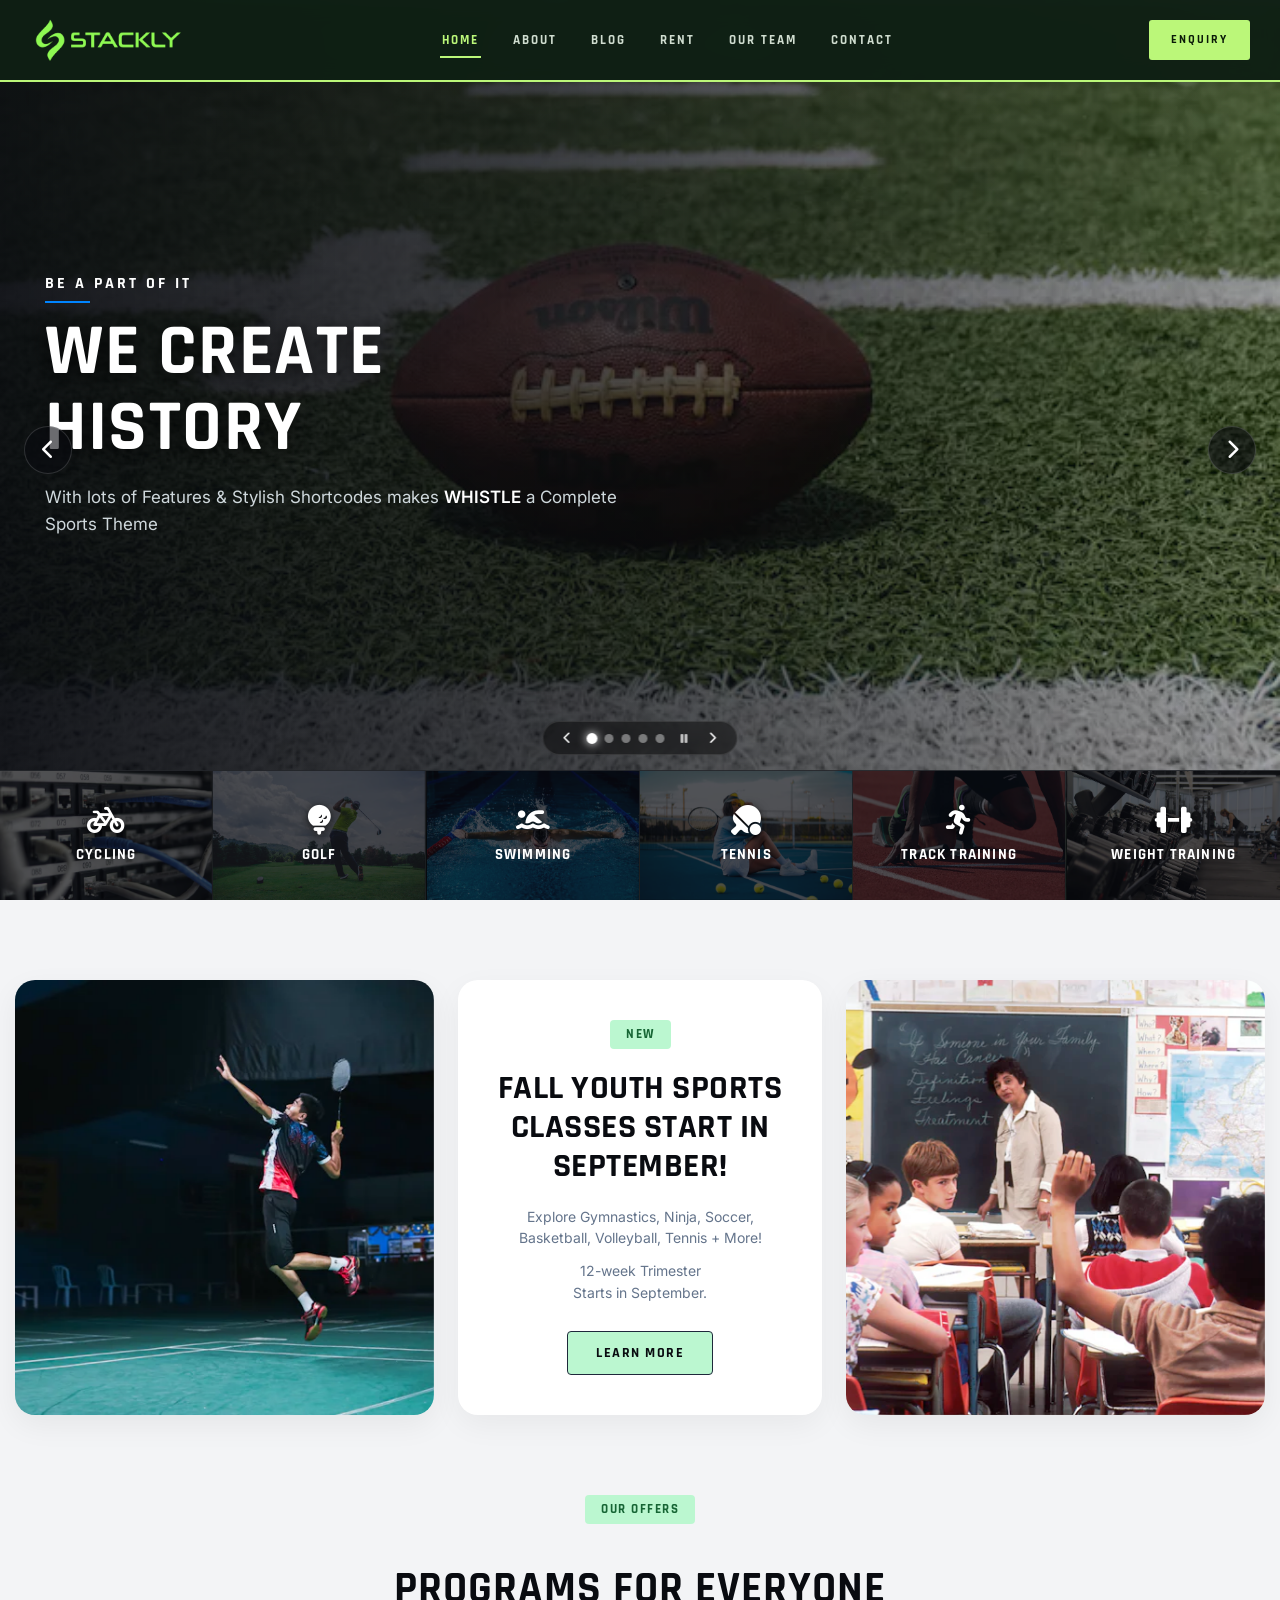
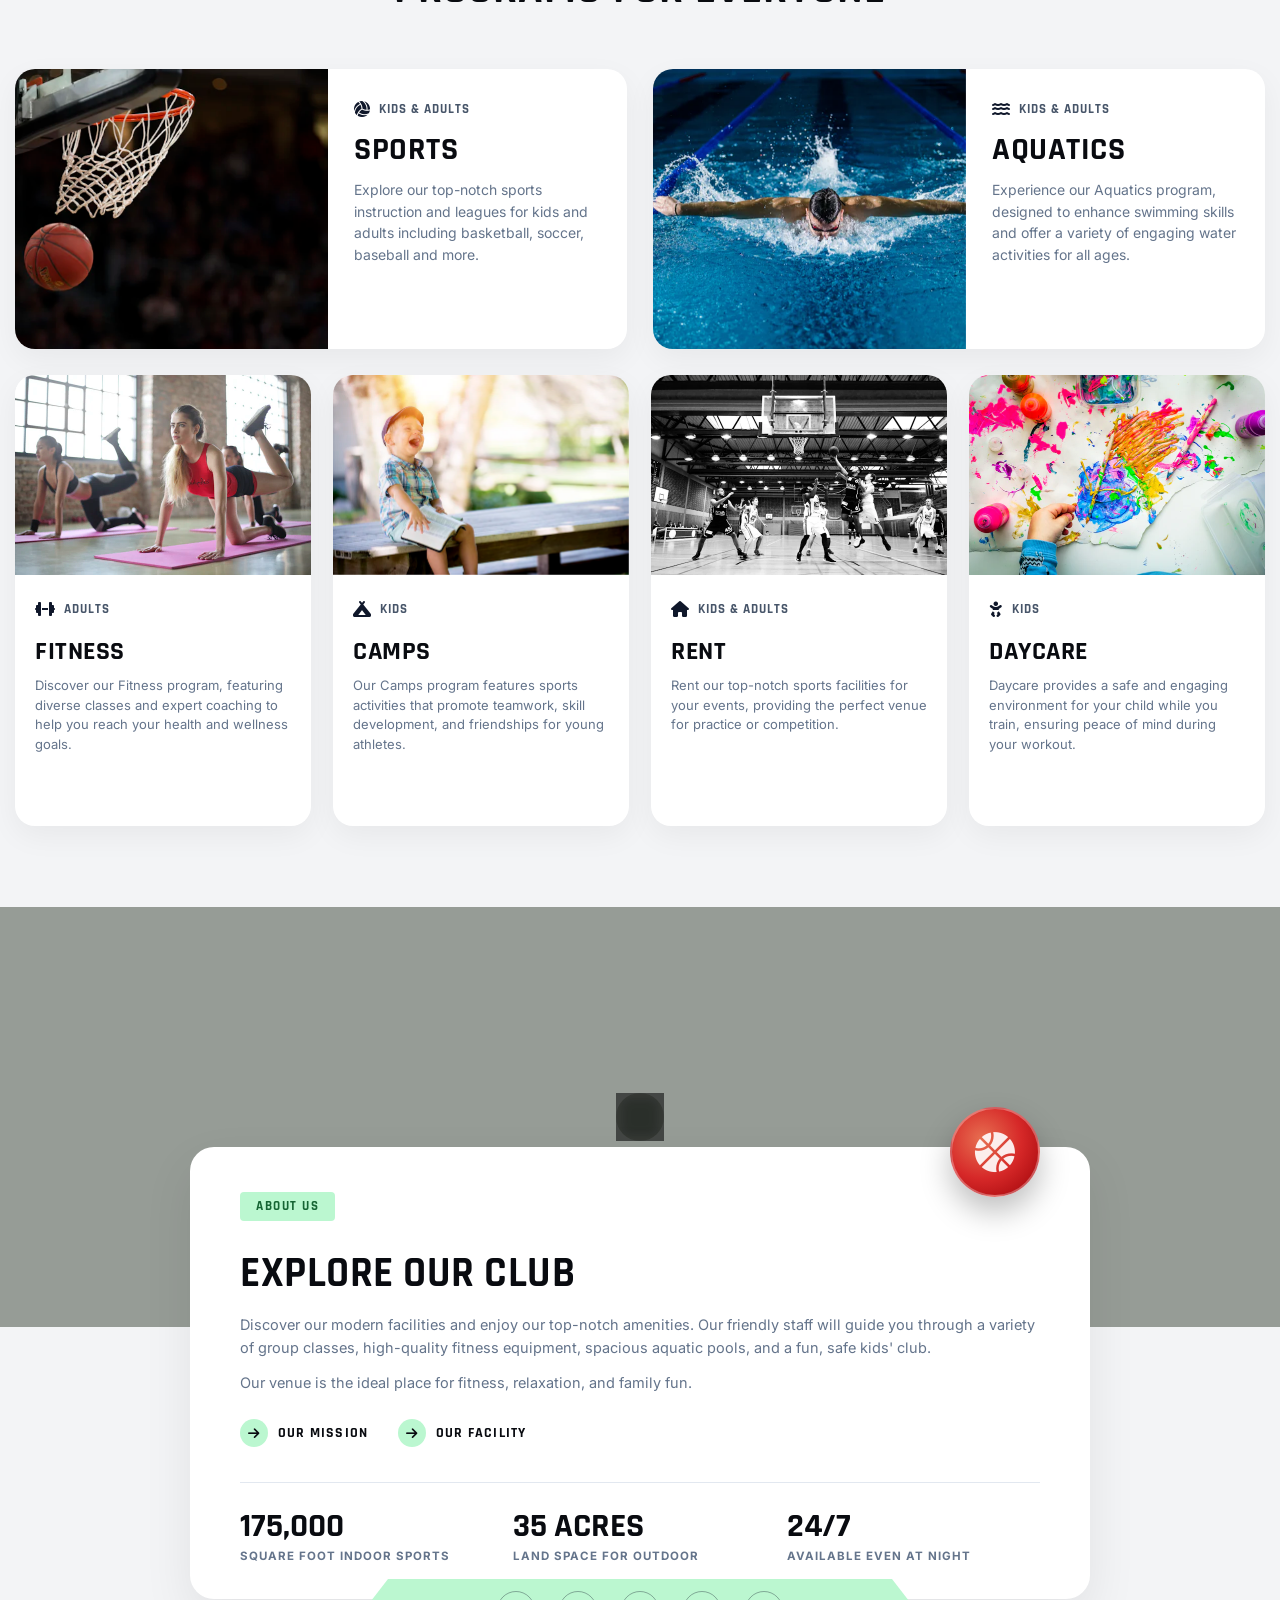
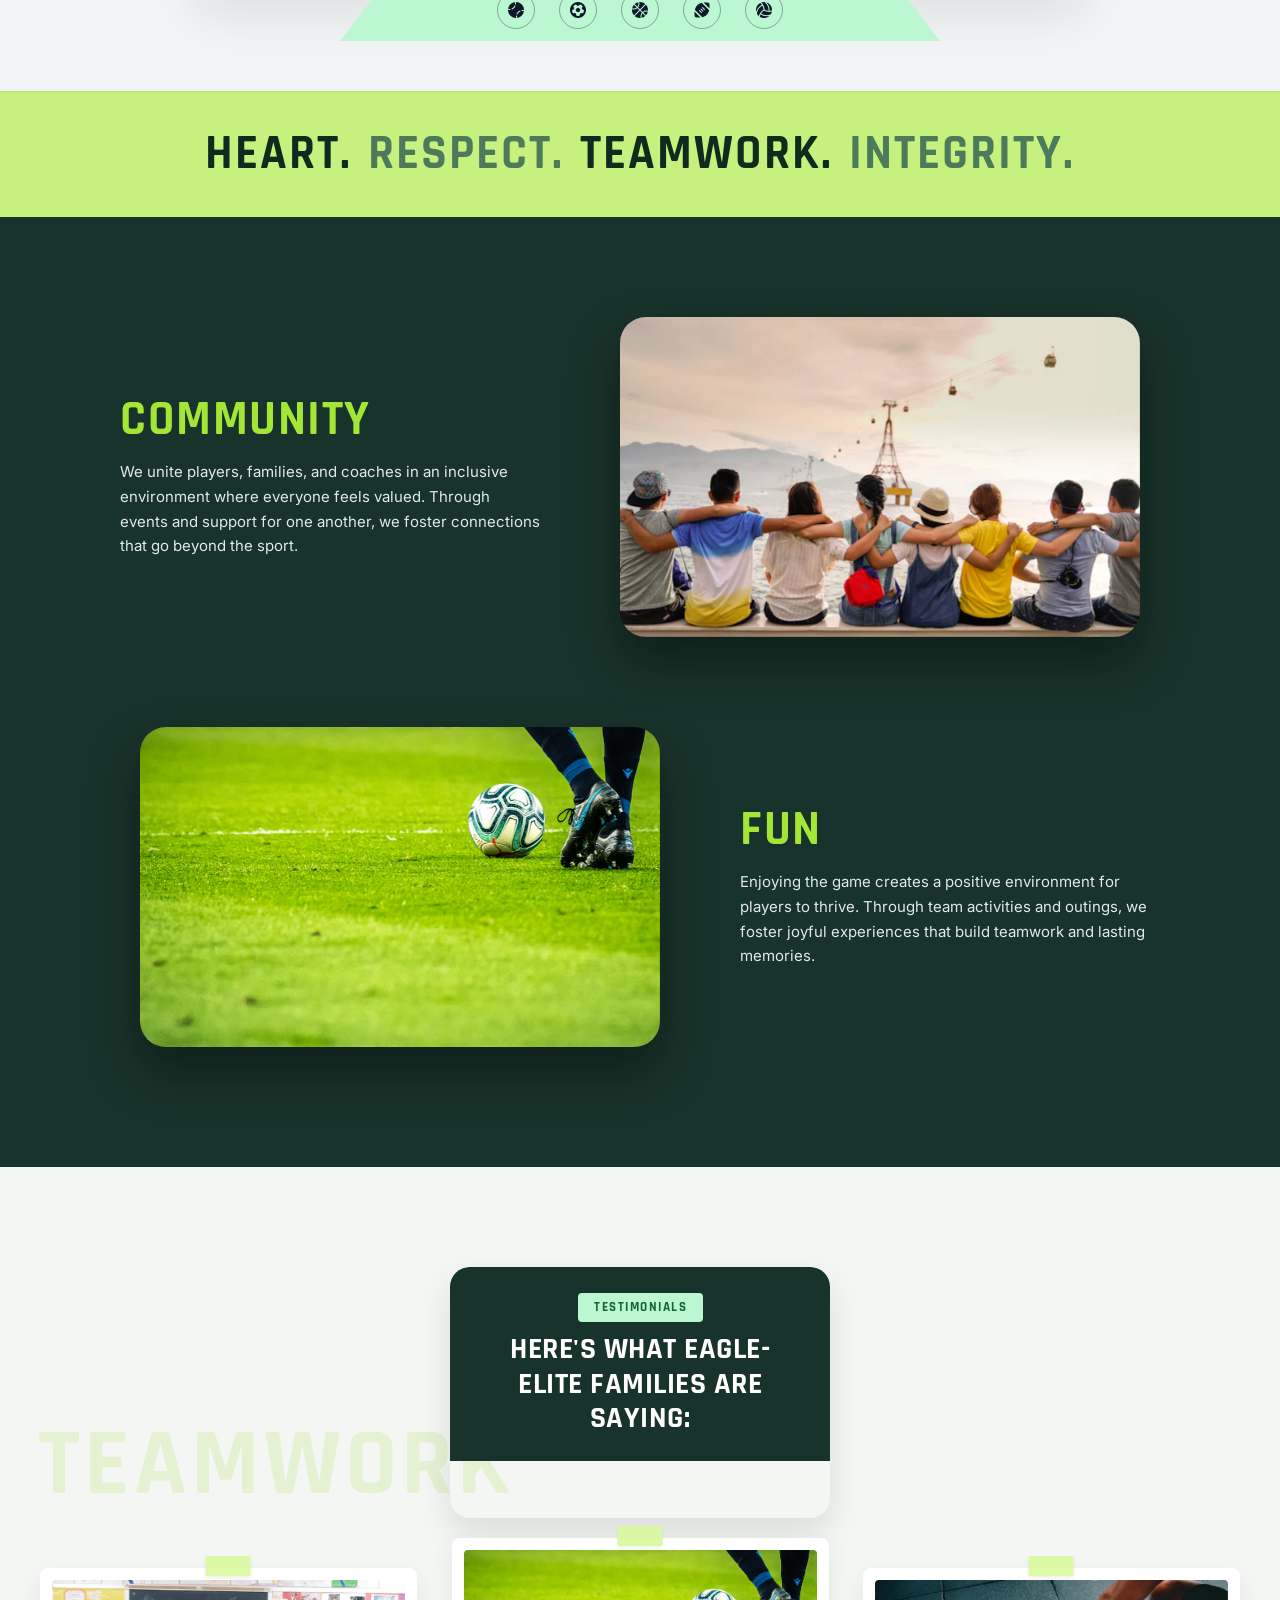
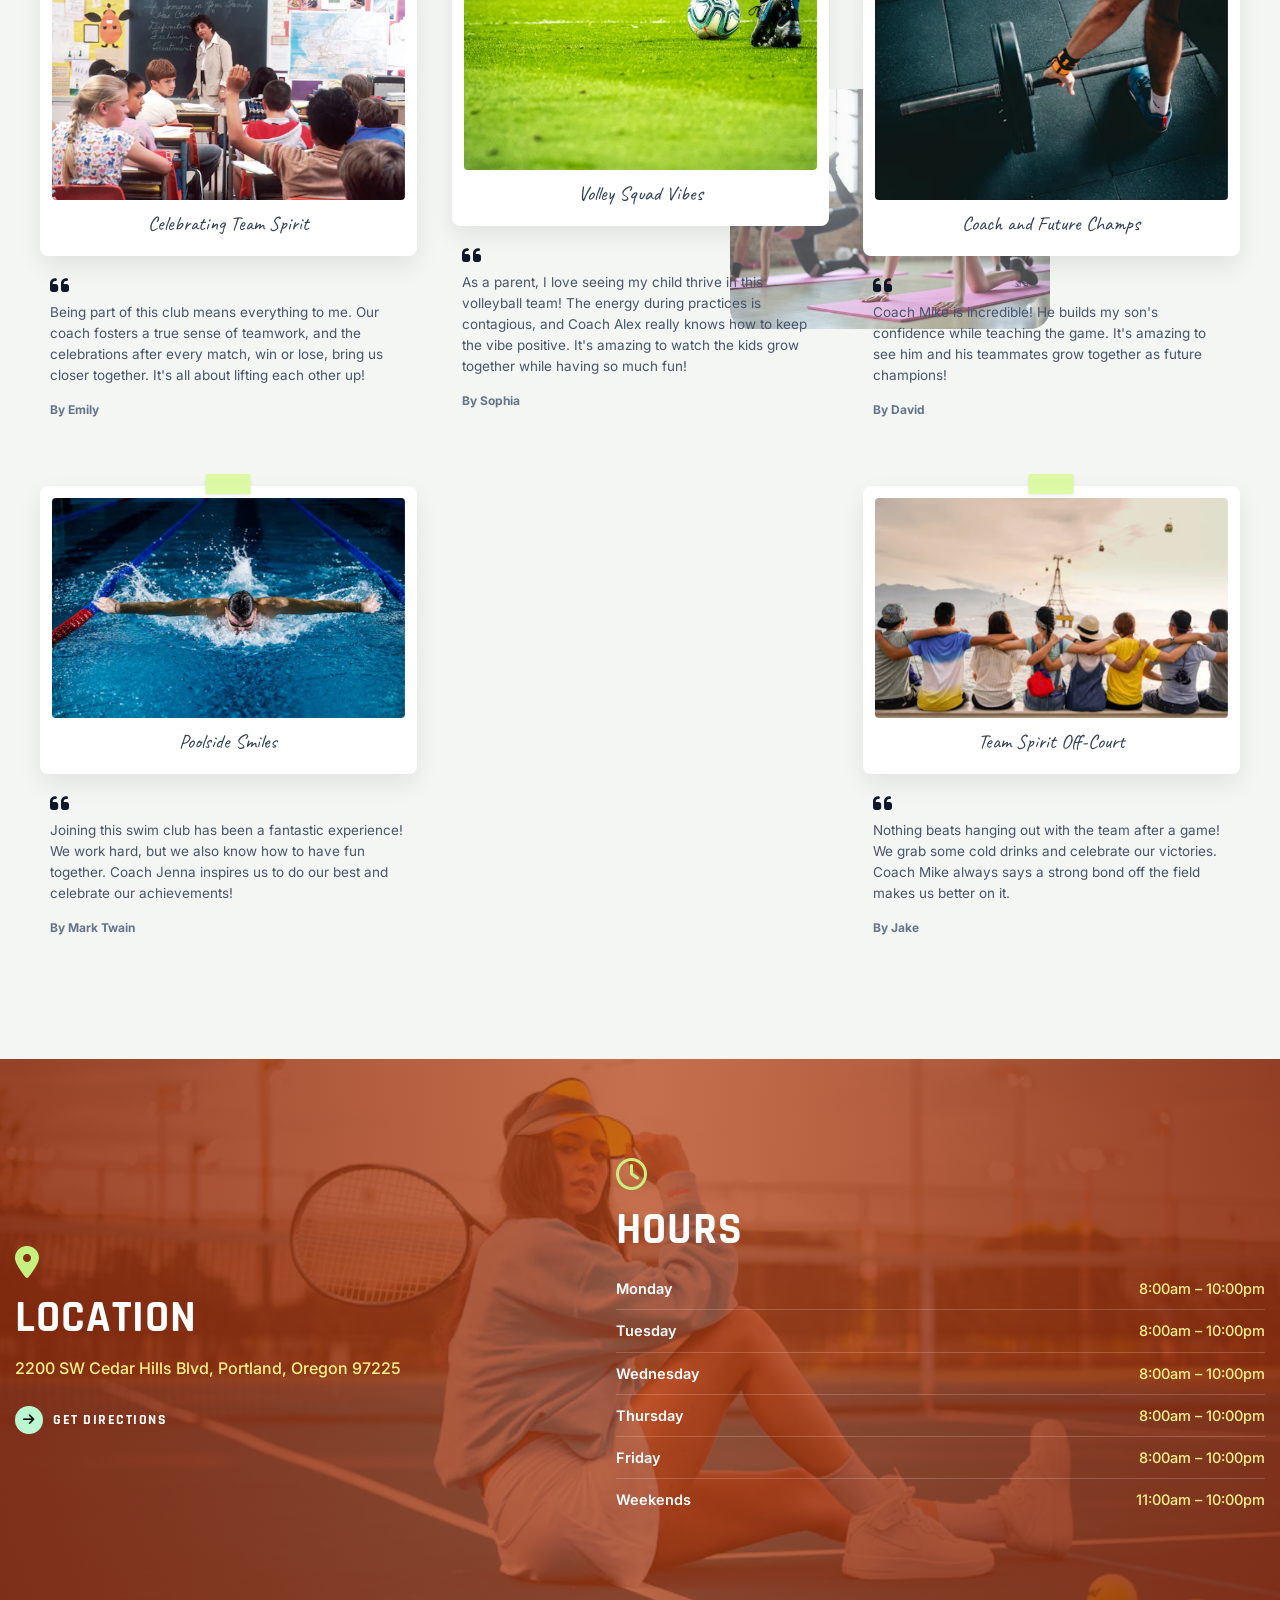
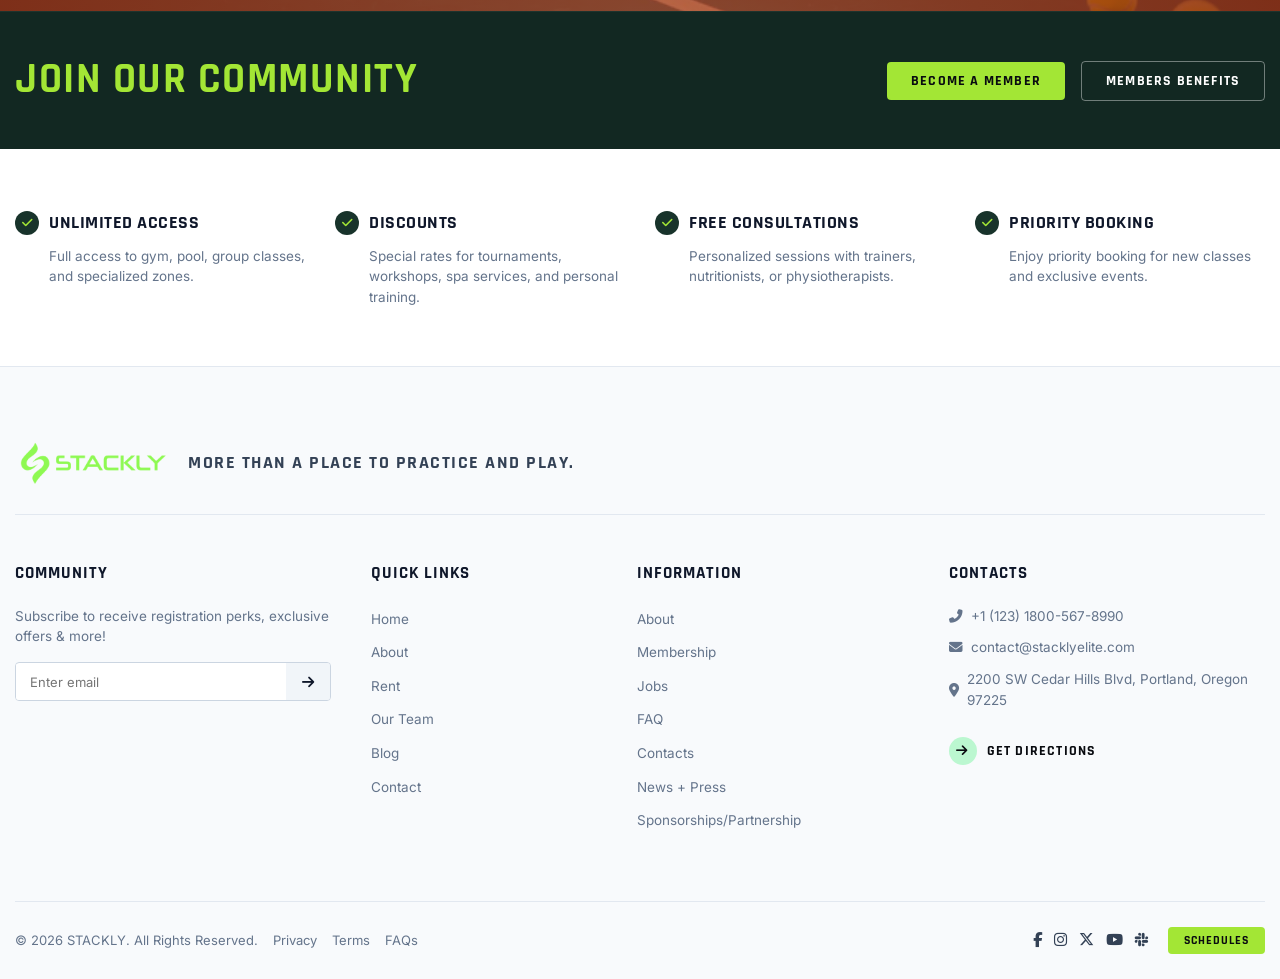
<file: index.html>
﻿<!DOCTYPE html>
<html lang="en">
<head>
  <meta charset="UTF-8">
  <meta name="viewport" content="width=device-width, initial-scale=1.0">
  <title>Stackly | Sports Theme</title>
  <meta name="description" content="Stackly Sports Theme - Complete Sports & Athletics Theme with Programs, Explore Our Club, Testimonials, Location and Membership.">
  
  <!-- Favicon -->
  <link rel="icon" type="image/webp" href="asset/image/stackly_.webp">

  <!-- FontAwesome 6 Icons -->
  <link rel="stylesheet" href="https://cdnjs.cloudflare.com/ajax/libs/font-awesome/6.5.1/css/all.min.css">

  <!-- Theme Stylesheet -->
  <link rel="stylesheet" href="asset/css/style.css">

  <style>
    /* Preloader Styles */
    #preloader {
      position: fixed;
      inset: 0;
      background: #0f2518;
      z-index: 999999;
      display: flex;
      justify-content: center;
      align-items: center;
      transition: transform 0.8s cubic-bezier(0.68, -0.55, 0.27, 1.55), opacity 0.8s ease-out, visibility 0.8s ease-out;
    }
    .preloader-content {
      text-align: center;
      display: flex;
      flex-direction: column;
      align-items: center;
      gap: 20px;
    }
    .preloader-logo-container {
      position: relative;
      width: 120px;
      height: 120px;
      display: flex;
      justify-content: center;
      align-items: center;
    }
    .preloader-ring {
      position: absolute;
      inset: 0;
      border: 3px dashed #bbf779;
      border-radius: 50%;
      animation: spinRing 4s linear infinite;
      opacity: 0.8;
    }
    .preloader-logo {
      width: 90px;
      height: 90px;
      object-fit: contain;
      animation: pulseLogo 1.2s infinite alternate;
      border-radius: 50%;
      background: #ffffff;
      padding: 5px;
      position: relative;
      z-index: 2;
       
    }
    .preloader-icons {
      display: flex;
      gap: 15px;
      color: #bbf779;
      font-size: 24px;
    }
    .preloader-icons i {
      animation: bounceSpinIcon 1.5s infinite;
    }
    .preloader-icons i:nth-child(2) { animation-delay: 0.2s; }
    .preloader-icons i:nth-child(3) { animation-delay: 0.4s; }
    .preloader-icons i:nth-child(4) { animation-delay: 0.6s; }
    
    .preloader-text {
      color: #ffffff;
      font-family: 'Rajdhani', sans-serif;
      font-size: 18px;
      letter-spacing: 2px;
      text-transform: uppercase;
      margin-top: 5px;
      animation: pulseText 1.5s infinite alternate;
    }
    .preloader-text span {
      animation: blinkDot 1.4s infinite both;
    }
    .preloader-text span:nth-child(2) { animation-delay: 0.2s; }
    .preloader-text span:nth-child(3) { animation-delay: 0.4s; }

    .preloader-bar {
      width: 200px;
      height: 4px;
      background: rgba(255, 255, 255, 0.1);
      border-radius: 10px;
      overflow: hidden;
      margin-top: 5px;
    }
    .preloader-progress {
      width: 0%;
      height: 100%;
      background: #bbf779;
      border-radius: 10px;
      animation: loadProgress 1.5s ease-in-out forwards;
      box-shadow: 0 0 10px #bbf779;
    }

    @keyframes spinRing {
      0% { transform: rotate(0deg); }
      100% { transform: rotate(360deg); }
    }
    @keyframes pulseLogo {
      0% { transform: scale(1); box-shadow: 0 0 10px rgba(187, 247, 121, 0.3); }
      100% { transform: scale(1.05); box-shadow: 0 0 30px rgba(187, 247, 121, 0.8); }
    }
    @keyframes bounceSpinIcon {
      0%, 100% { transform: translateY(0) rotate(0deg); color: #bbf779; }
      50% { transform: translateY(-15px) rotate(180deg); color: #ffffff; }
    }
    @keyframes pulseText {
      0% { opacity: 0.7; }
      100% { opacity: 1; text-shadow: 0 0 8px rgba(255,255,255,0.5); }
    }
    @keyframes blinkDot {
      0%, 100% { opacity: 0; }
      50% { opacity: 1; }
    }
    @keyframes loadProgress {
      0% { width: 0%; }
      70% { width: 80%; }
      100% { width: 100%; }
    }
    
    body.preloader-hidden #preloader {
      opacity: 0;
      visibility: hidden;
      transform: translateY(-100%);
    }
  </style>
  <link rel="stylesheet" href="asset/css/scroll-animations.css">
</head>
<body>
  <!-- ==========================================================================
       PRELOADER
       ========================================================================== -->
  <div id="preloader">
    <div class="preloader-content">
      <div class="preloader-logo-container">
        <div class="preloader-ring"></div>
        <img src="asset/image/stackly_.webp" alt="Stackly Logo" class="preloader-logo">
      </div>
      <div class="preloader-icons">
        <i class="fas fa-futbol"></i>
        <i class="fas fa-basketball-ball"></i>
        <i class="fas fa-dumbbell"></i>
        <i class="fas fa-running"></i>
      </div>
      <div class="preloader-text">Warming up<span>.</span><span>.</span><span>.</span></div>
      <div class="preloader-bar">
        <div class="preloader-progress"></div>
      </div>
    </div>
  </div>

  <!-- ==========================================================================
       1. HEADER & NAVIGATION
       ========================================================================== -->
  <header class="header-area">
    <div class="nav-container">
      <!-- Logo Branding -->
      <a href="index.html" class="logo-wrapper">
        <img src="asset/image/stackly_.webp" alt="Stackly Logo" class="logo-img">
        
      </a>

      <!-- Navigation Menu (Home, About, Blog, Shop, Services, Contact) -->
      <nav class="nav-menu" id="navMenu">
        <a href="index.html" class="nav-link active">Home</a>
        <a href="about.html" class="nav-link">About</a>
        <a href="blog.html" class="nav-link">Blog</a>
        <a href="Rent.html" class="nav-link">Rent</a>
        <a href="ourteam.html" class="nav-link">Our Team</a>
        <a href="contact.html" class="nav-link">Contact</a>
        <a href="login.html" class="btn-enquiry mobile-only-enquiry">Enquiry</a>
        </nav>

      <!-- Nav Actions -->
      <div class="nav-actions">
      
        <a href="login.html" class="btn-enquiry">
          Enquiry
        </a>
        <button class="menu-toggle" id="menuToggle" aria-label="Toggle Menu">
          <i class="fas fa-bars"></i>
        </button>
      </div>
    </div>
  </header>

  <!-- ==========================================================================
       2. HERO SECTION WITH 5-SLIDE CAROUSEL & 6-CATEGORY BOTTOM STRIP
       ========================================================================== -->
  <section class="hero-slider-section" id="home">
    <!-- Diagonal Dynamic Accent Lines (Exact Replica from Reference Image) -->
    <div class="diagonal-accent-1"></div>
    <div class="diagonal-accent-2"></div>
    <div class="diagonal-accent-3"></div>

    <div class="slider-container">
      <!-- Slide 1: American Football / Main Match (Exact match to screenshot!) -->
      <div class="hero-slide active">
        <img src="asset/image/hero-1.webp" alt="Sports Match in Stadium" class="slide-bg">
        <div class="slide-overlay"></div>
        <div class="container">
          <div class="slide-content-wrap">
            <span class="slide-kicker">BE A PART OF IT</span>
            <h1 class="slide-title">WE CREATE<br>HISTORY</h1>
            <p class="slide-desc">
              With lots of Features &amp; Stylish Shortcodes makes <strong>WHISTLE</strong> a Complete Sports Theme
            </p>
          </div>
        </div>
      </div>

      <!-- Slide 2: Football / Soccer Academy -->
      <div class="hero-slide">
        <img src="asset/image/hero-2.webp" alt="Soccer Stadium Championship" class="slide-bg">
        <div class="slide-overlay"></div>
        <div class="container">
          <div class="slide-content-wrap">
            <span class="slide-kicker">CHAMPIONSHIP ARENA</span>
            <h1 class="slide-title">CHAMPIONS<br>ARE BORN HERE</h1>
            <p class="slide-desc">
              Experience premier football training, tactical masterclasses, and national league tournament play.
            </p>
          </div>
        </div>
      </div>

      <!-- Slide 3: Pro Basketball Arena -->
      <div class="hero-slide">
        <img src="asset/image/hero-3.webp" alt="Basketball Court Action" class="slide-bg">
        <div class="slide-overlay"></div>
        <div class="container">
          <div class="slide-content-wrap">
            <span class="slide-kicker">COURT DOMINANCE</span>
            <h1 class="slide-title">DOMINATE<br>THE COURT</h1>
            <p class="slide-desc">
              Master your jump shot, ball handling, and agility on NBA-standard hardwood courts.
            </p>
          </div>
        </div>
      </div>

      <!-- Slide 4: Track & Athletics Sprint -->
      <div class="hero-slide">
        <img src="asset/image/hero-4.webp" alt="Track Running Athletics" class="slide-bg">
        <div class="slide-overlay"></div>
        <div class="container">
          <div class="slide-content-wrap">
            <span class="slide-kicker">OLYMPIC SPEED</span>
            <h1 class="slide-title">UNLEASH<br>YOUR SPEED</h1>
            <p class="slide-desc">
              High-performance synthetic running tracks, sprint biomechanics analytics, and endurance training.
            </p>
          </div>
        </div>
      </div>

      <!-- Slide 5: Elite Weight & Crossfit Training -->
      <div class="hero-slide">
        <img src="asset/image/hero-5.webp" alt="Weight Training Gym" class="slide-bg">
        <div class="slide-overlay"></div>
        <div class="container">
          <div class="slide-content-wrap">
            <span class="slide-kicker">PRO STRENGTH LAB</span>
            <h1 class="slide-title">POWER &amp;<br>STRENGTH</h1>
            <p class="slide-desc">
              State-of-the-art powerlifting zones, Olympic barbells, kettlebell conditioning, and personalized sports coaches.
            </p>
          </div>
        </div>
      </div>
    </div>

    <!-- Left / Right Slider Navigation Arrows -->
    <button class="slider-nav-arrow slider-nav-prev" aria-label="Previous Slide">
      <i class="fas fa-chevron-left"></i>
    </button>
    <button class="slider-nav-arrow slider-nav-next" aria-label="Next Slide">
      <i class="fas fa-chevron-right"></i>
    </button>

    <!-- Slider Control Bar (< o o o || > replica) -->
    <div class="slider-control-bar">
      <button class="ctrl-btn" id="sliderPrevBtn" aria-label="Previous">
        <i class="fas fa-chevron-left"></i>
      </button>
      <div class="slider-dots">
        <span class="dot active" data-slide="0"></span>
        <span class="dot" data-slide="1"></span>
        <span class="dot" data-slide="2"></span>
        <span class="dot" data-slide="3"></span>
        <span class="dot" data-slide="4"></span>
      </div>
      <button class="pause-play-btn" id="sliderPlayPause" title="Pause / Play Autoplay">
        <i class="fas fa-pause"></i>
      </button>
      <button class="ctrl-btn" id="sliderNextBtn" aria-label="Next">
        <i class="fas fa-chevron-right"></i>
      </button>
    </div>

    <!-- ==========================================================================
         BOTTOM 6-CATEGORY HERO STRIP (Exact from Screenshot)
         ========================================================================== -->
    <div class="hero-bottom-strip">
      <!-- 1. Cycling -->
      <div class="strip-item">
        <img src="asset/image/sport-cycling.webp" alt="Cycling" class="strip-bg">
        <div class="strip-overlay"></div>
        <div class="strip-content">
          <i class="fas fa-bicycle strip-icon"></i>
          <span class="strip-title">CYCLING</span>
        </div>
      </div>

      <!-- 2. Golf -->
      <div class="strip-item">
        <img src="asset/image/sport-golf.webp" alt="Golf" class="strip-bg">
        <div class="strip-overlay"></div>
        <div class="strip-content">
          <i class="fas fa-golf-ball strip-icon"></i>
          <span class="strip-title">GOLF</span>
        </div>
      </div>

      <!-- 3. Swimming -->
      <div class="strip-item">
        <img src="asset/image/sport-swimming.webp" alt="Swimming" class="strip-bg">
        <div class="strip-overlay"></div>
        <div class="strip-content">
          <i class="fas fa-swimmer strip-icon"></i>
          <span class="strip-title">SWIMMING</span>
        </div>
      </div>

      <!-- 4. Tennis -->
      <div class="strip-item">
        <img src="asset/image/sport-tennis.webp" alt="Tennis" class="strip-bg">
        <div class="strip-overlay"></div>
        <div class="strip-content">
          <i class="fas fa-table-tennis strip-icon"></i>
          <span class="strip-title">TENNIS</span>
        </div>
      </div>

      <!-- 5. Track Training -->
      <div class="strip-item">
        <img src="asset/image/sport-track.webp" alt="Track Training" class="strip-bg">
        <div class="strip-overlay"></div>
        <div class="strip-content">
          <i class="fas fa-running strip-icon"></i>
          <span class="strip-title">TRACK TRAINING</span>
        </div>
      </div>

      <!-- 6. Weight Training -->
      <div class="strip-item">
        <img src="asset/image/sport-weight.webp" alt="Weight Training" class="strip-bg">
        <div class="strip-overlay"></div>
        <div class="strip-content">
          <i class="fas fa-dumbbell strip-icon"></i>
          <span class="strip-title">WEIGHT TRAINING</span>
        </div>
      </div>
    </div>
  </section>

  <!-- ==========================================================================
       3. PROMO BANNER SECTION
       ========================================================================== -->
  <section class="promo-banner-section">
    <div class="container">
      <div class="promo-grid">
        <!-- Left Image: Indoor Court -->
        <div class="promo-img-card">
          <img src="asset/image/promo-court.webp" alt="Indoor Sports Facility Court">
        </div>

        <!-- Center Card: Promo Text -->
        <div class="promo-text-card">
          <span class="badge-pill-lime">NEW</span>
          <h2 class="promo-main-title">FALL YOUTH SPORTS CLASSES START IN SEPTEMBER!</h2>
          <p class="promo-subtext-1">Explore Gymnastics, Ninja, Soccer, Basketball, Volleyball, Tennis + More!</p>
          <p class="promo-subtext-2">12-week Trimester<br>Starts in September.</p>
          <a href="404.html" class="btn-lime-rect">LEARN MORE</a>
        </div>

        <!-- Right Image: Kids with Ball -->
        <div class="promo-img-card">
          <img src="asset/image/promo-kids.webp" alt="Kids Youth Sports Team">
        </div>
      </div>
    </div>
  </section>

  <!-- ==========================================================================
       4. PROGRAMS FOR EVERYONE SECTION
       ========================================================================== -->
  <section class="programs-section" id="programs">
    <div class="container">
      <!-- Section Header -->
      <div class="programs-header">
        <span class="badge-pill-lime">OUR OFFERS</span>
        <h2 class="programs-main-title">PROGRAMS FOR EVERYONE</h2>
      </div>

      <!-- Row 1: Two Large Horizontal Split Cards (SPORTS & AQUATICS) -->
      <div class="programs-large-grid">
        <!-- 1. SPORTS Card -->
        <div class="program-horizontal-card">
          <div class="program-card-img">
            <img src="asset/image/program-sports.webp" alt="Sports Program">
          </div>
          <div class="program-card-body">
            <div class="program-category-badge">
              <i class="fas fa-volleyball-ball"></i>
              <span>KIDS &amp; ADULTS</span>
            </div>
            <h3 class="program-card-title">SPORTS</h3>
            <p class="program-card-desc">
              Explore our top-notch sports instruction and leagues for kids and adults including basketball, soccer, baseball and more.
            </p>
            <a href="404.html" class="program-action-link">
              <span class="arrow-circle-lime"><i class="fas fa-arrow-right"></i></span>
              <span>ALL SPORTS</span>
            </a>
          </div>
        </div>

        <!-- 2. AQUATICS Card -->
        <div class="program-horizontal-card">
          <div class="program-card-img">
            <img src="asset/image/program-aquatics.webp" alt="Aquatics Swimming Program">
          </div>
          <div class="program-card-body">
            <div class="program-category-badge">
              <i class="fas fa-water"></i>
              <span>KIDS &amp; ADULTS</span>
            </div>
            <h3 class="program-card-title">AQUATICS</h3>
            <p class="program-card-desc">
              Experience our Aquatics program, designed to enhance swimming skills and offer a variety of engaging water activities for all ages.
            </p>
            <a href="404.html" class="program-action-link">
              <span class="arrow-circle-lime"><i class="fas fa-arrow-right"></i></span>
              <span>LEARN MORE</span>
            </a>
          </div>
        </div>
      </div>

      <!-- Row 2: Four Vertical Cards (FITNESS, CAMPS, RENT, DAYCARE) -->
      <div class="programs-vertical-grid">
        <!-- 1. FITNESS -->
        <div class="program-vertical-card">
          <div class="vertical-card-img">
            <img src="asset/image/program-fitness.webp" alt="Fitness Program">
          </div>
          <div class="vertical-card-body">
            <div class="program-category-badge">
              <i class="fas fa-dumbbell"></i>
              <span>ADULTS</span>
            </div>
            <h3 class="vertical-card-title">FITNESS</h3>
            <p class="vertical-card-desc">
              Discover our Fitness program, featuring diverse classes and expert coaching to help you reach your health and wellness goals.
            </p>
            <a href="404.html" class="program-action-link">
              <span class="arrow-circle-lime"><i class="fas fa-arrow-right"></i></span>
              <span>LEARN MORE</span>
            </a>
          </div>
        </div>

        <!-- 2. CAMPS -->
        <div class="program-vertical-card">
          <div class="vertical-card-img">
            <img src="asset/image/program-camps.webp" alt="Sports Camps Program">
          </div>
          <div class="vertical-card-body">
            <div class="program-category-badge">
              <i class="fas fa-campground"></i>
              <span>KIDS</span>
            </div>
            <h3 class="vertical-card-title">CAMPS</h3>
            <p class="vertical-card-desc">
              Our Camps program features sports activities that promote teamwork, skill development, and friendships for young athletes.
            </p>
            <a href="404.html" class="program-action-link">
              <span class="arrow-circle-lime"><i class="fas fa-arrow-right"></i></span>
              <span>LEARN MORE</span>
            </a>
          </div>
        </div>

        <!-- 3. RENT -->
        <div class="program-vertical-card">
          <div class="vertical-card-img">
            <img src="asset/image/program-rent.webp" alt="Rent Sports Facilities">
          </div>
          <div class="vertical-card-body">
            <div class="program-category-badge">
              <i class="fas fa-home"></i>
              <span>KIDS &amp; ADULTS</span>
            </div>
            <h3 class="vertical-card-title">RENT</h3>
            <p class="vertical-card-desc">
              Rent our top-notch sports facilities for your events, providing the perfect venue for practice or competition.
            </p>
            <a href="404.html" class="program-action-link">
              <span class="arrow-circle-lime"><i class="fas fa-arrow-right"></i></span>
              <span>LEARN MORE</span>
            </a>
          </div>
        </div>

        <!-- 4. DAYCARE -->
        <div class="program-vertical-card">
          <div class="vertical-card-img">
            <img src="asset/image/program-daycare.webp" alt="Child Daycare Program">
          </div>
          <div class="vertical-card-body">
            <div class="program-category-badge">
              <i class="fas fa-baby"></i>
              <span>KIDS</span>
            </div>
            <h3 class="vertical-card-title">DAYCARE</h3>
            <p class="vertical-card-desc">
              Daycare provides a safe and engaging environment for your child while you train, ensuring peace of mind during your workout.
            </p>
            <a href="404.html" class="program-action-link">
              <span class="arrow-circle-lime"><i class="fas fa-arrow-right"></i></span>
              <span>LEARN MORE</span>
            </a>
          </div>
        </div>
      </div>
    </div>
  </section>

  <!-- ==========================================================================
       5. EXPLORE OUR CLUB SECTION
       ========================================================================== -->
  <section class="explore-club-section" id="about">
    <!-- Top Aerial Sports Facility Banner -->
    <div class="facility-aerial-banner" style="position:relative; overflow:hidden;">
      <!-- Local Sports Ground Autoplay Video -->
      <video
        id="facilityVideo"
        autoplay
        muted
        loop
        playsinline
        style="position:absolute; top:0; left:0; width:100%; height:100%; object-fit:cover; z-index:0;"
      >
        <source src="asset/video/13652703_1920_1080_30fps.mp4" type="video/mp4">
        <img src="asset/image/facility-aerial.webp" alt="Sports Ground">
      </video>
      <!-- Dark overlay -->
      <div style="position:absolute; inset:0; background:rgba(10,26,8,0.40); z-index:1;"></div>
      <!-- Pause/Play toggle -->
      <button class="facility-video-btn" id="facilityVideoToggle" title="Pause/Play Video" style="position:absolute; z-index:2; top:50%; left:50%; transform:translate(-50%,-50%);">
        <i class="fas fa-pause" id="facilityVideoIcon"></i>
      </button>
    </div>

    <!-- Floating White Content Card -->
    <div class="container explore-card-wrap">
      <div class="explore-white-card">
        <!-- 3D Basketball Graphic Accent -->
        <div class="explore-basketball-graphic">
          <i class="fas fa-basketball-ball"></i>
        </div>

        <span class="badge-pill-lime">ABOUT US</span>
        <h2 class="explore-title">EXPLORE OUR CLUB</h2>
        <p class="explore-desc">
          Discover our modern facilities and enjoy our top-notch amenities. Our friendly staff will guide you through a variety of group classes, high-quality fitness equipment, spacious aquatic pools, and a fun, safe kids' club.
        </p>
        <p class="explore-desc">
          Our venue is the ideal place for fitness, relaxation, and family fun.
        </p>

        <!-- Action Links -->
        <div class="explore-action-row">
          <a href="404.html" class="program-action-link">
            <span class="arrow-circle-lime"><i class="fas fa-arrow-right"></i></span>
            <span>OUR MISSION</span>
          </a>
          <a href="#location" class="program-action-link">
            <span class="arrow-circle-lime"><i class="fas fa-arrow-right"></i></span>
            <span>OUR FACILITY</span>
          </a>
        </div>

        <!-- 3 Stats -->
        <div class="explore-stats-row">
          <div class="explore-stat-box">
            <div class="explore-stat-num">175,000</div>
            <div class="explore-stat-label">SQUARE FOOT INDOOR SPORTS</div>
          </div>
          <div class="explore-stat-box">
            <div class="explore-stat-num">35 ACRES</div>
            <div class="explore-stat-label">LAND SPACE FOR OUTDOOR</div>
          </div>
          <div class="explore-stat-box">
            <div class="explore-stat-num">24/7</div>
            <div class="explore-stat-label">AVAILABLE EVEN AT NIGHT</div>
          </div>
        </div>
      </div>

      <!-- Angled Lime Bottom Polygon Strip with 5 Sports Icons -->
      <div class="sports-icons-strip-wrap">
        <div class="sports-icons-strip">
          <div class="sports-icon-bubble" onclick="window.location.href='404.html'" style="cursor:pointer" title="Tennis"><i class="fas fa-baseball-ball"></i></div>
          <div class="sports-icon-bubble" onclick="window.location.href='404.html'" style="cursor:pointer" title="Soccer"><i class="fas fa-futbol"></i></div>
          <div class="sports-icon-bubble" onclick="window.location.href='404.html'" style="cursor:pointer" title="Basketball"><i class="fas fa-basketball-ball"></i></div>
          <div class="sports-icon-bubble" onclick="window.location.href='404.html'" style="cursor:pointer" title="Football"><i class="fas fa-football-ball"></i></div>
          <div class="sports-icon-bubble" onclick="window.location.href='404.html'" style="cursor:pointer" title="Volleyball"><i class="fas fa-volleyball-ball"></i></div>
        </div>
      </div>
    </div>

    <!-- Full-Width Values Headline Banner -->
    <div class="values-headline-banner">
      <div class="container">
        <div class="values-banner-text">
          <span>HEART.</span>
          <span class="dim">RESPECT.</span>
          <span>TEAMWORK.</span>
          <span class="dim">INTEGRITY.</span>
        </div>
      </div>
    </div>
  </section>

  <!-- ==========================================================================
       6. DEEP FOREST GREEN VALUES SECTION (COMMUNITY & FUN)
       ========================================================================== -->
  <section class="club-values-section">
    <div class="values-container">
      <!-- Row 1: COMMUNITY -->
      <div class="value-row-block">
        <div class="value-text-wrap">
          <h2 class="value-main-title">COMMUNITY</h2>
          <p class="value-desc-text">
            We unite players, families, and coaches in an inclusive environment where everyone feels valued. Through events and support for one another, we foster connections that go beyond the sport.
          </p>
        </div>
        <div class="value-img-card-wrap">
          <div class="value-tilted-img-card tilt-right">
            <img src="asset/image/community-team.webp" alt="Athletes Community Team">
          </div>
        </div>
      </div>

      <!-- Row 2: FUN -->
      <div class="value-row-block reverse-mobile" style="margin-top: 50px;">
        <div class="value-img-card-wrap">
          <div class="value-tilted-img-card tilt-left">
            <img src="asset/image/hero-2.webp" alt="Youth Basketball Fun Coach and Team">
          </div>
        </div>
        <div class="value-text-wrap">
          <h2 class="value-main-title">FUN</h2>
          <p class="value-desc-text">
            Enjoying the game creates a positive environment for players to thrive. Through team activities and outings, we foster joyful experiences that build teamwork and lasting memories.
          </p>
        </div>
      </div>
    </div>
  </section>

  <!-- ==========================================================================
       7. TESTIMONIALS POLAROID GALLERY SECTION (Exact Match with Reference Image)
       ========================================================================== -->
  <section class="testimonials-section" id="testimonials">
    <!-- Translucent Background Watermark -->
    <div class="teamwork-watermark">TEAMWORK</div>

    <!-- Background Tennis/Pickleball Players Card -->
    <div class="pickleball-backdrop-card">
      <img src="asset/image/pickleball-handshake.webp" alt="Players Handshake">
    </div>

    <div class="container" style="position: relative; z-index: 10;">
      <!-- Top Center Header Card -->
      <div class="testimonials-header-card">
        <div class="testi-header-dark">
          <span class="badge-pill-lime" style="margin-bottom: 0;">TESTIMONIALS</span>
          <h2 class="testi-header-title">HERE'S WHAT EAGLE-ELITE FAMILIES ARE SAYING:</h2>
        </div>
        <div class="testi-header-lime">
          <button class="btn-all-testimonials">ALL TESTIMONIALS</button>
        </div>
      </div>

      <!-- Polaroids Grid -->
      <div class="polaroids-grid">
        <!-- Polaroid 1: Top Left -->
        <div class="polaroid-box">
          <div class="polaroid-frame">
            <div class="tape-accent"></div>
            <div class="polaroid-img-wrap">
              <img src="asset/image/polaroid-soccer-kids.webp" alt="Celebrating Team Spirit">
            </div>
            <div class="polaroid-caption">Celebrating Team Spirit</div>
          </div>
          <div class="polaroid-quote-body">
            <i class="fas fa-quote-left quote-icon"></i>
            <p class="polaroid-quote-text">
              Being part of this club means everything to me. Our coach fosters a true sense of teamwork, and the celebrations after every match, win or lose, bring us closer together. It's all about lifting each other up!
            </p>
            <span class="polaroid-author">by Emily</span>
          </div>
        </div>

        <!-- Polaroid 2: Center Underneath Header -->
        <div class="polaroid-box" style="margin-top: -30px;">
          <div class="polaroid-frame">
            <div class="tape-accent"></div>
            <div class="polaroid-img-wrap">
              <img src="asset/image/hero-2.webp" alt="Volley Squad Vibes">
            </div>
            <div class="polaroid-caption">Volley Squad Vibes</div>
          </div>
          <div class="polaroid-quote-body">
            <i class="fas fa-quote-left quote-icon"></i>
            <p class="polaroid-quote-text">
              As a parent, I love seeing my child thrive in this volleyball team! The energy during practices is contagious, and Coach Alex really knows how to keep the vibe positive. It's amazing to watch the kids grow together while having so much fun!
            </p>
            <span class="polaroid-author">by Sophia</span>
          </div>
        </div>

        <!-- Polaroid 3: Top Right -->
        <div class="polaroid-box">
          <div class="polaroid-frame">
            <div class="tape-accent"></div>
            <div class="polaroid-img-wrap">
              <img src="asset/image/polaroid-coach-champs.webp" alt="Coach and Future Champs">
            </div>
            <div class="polaroid-caption">Coach and Future Champs</div>
          </div>
          <div class="polaroid-quote-body">
            <i class="fas fa-quote-left quote-icon"></i>
            <p class="polaroid-quote-text">
              Coach Mike is incredible! He builds my son's confidence while teaching the game. It's amazing to see him and his teammates grow together as future champions!
            </p>
            <span class="polaroid-author">by David</span>
          </div>
        </div>

        <!-- Polaroid 4: Bottom Left -->
        <div class="polaroid-box" style="margin-top: 30px;">
          <div class="polaroid-frame">
            <div class="tape-accent"></div>
            <div class="polaroid-img-wrap">
              <img src="asset/image/polaroid-pool-smiles.webp" alt="Poolside Smiles">
            </div>
            <div class="polaroid-caption">Poolside Smiles</div>
          </div>
          <div class="polaroid-quote-body">
            <i class="fas fa-quote-left quote-icon"></i>
            <p class="polaroid-quote-text">
              Joining this swim club has been a fantastic experience! We work hard, but we also know how to have fun together. Coach Jenna inspires us to do our best and celebrate our achievements!
            </p>
            <span class="polaroid-author">by Mark Twain</span>
          </div>
        </div>

        <!-- Placeholder for symmetry / spacer -->
        <div class="polaroid-box" style="visibility: hidden; display: none;"></div>

        <!-- Polaroid 5: Bottom Right -->
        <div class="polaroid-box" style="margin-top: 30px; grid-column: 3;">
          <div class="polaroid-frame">
            <div class="tape-accent"></div>
            <div class="polaroid-img-wrap">
              <img src="asset/image/polaroid-team-cheer.webp" alt="Team Spirit Off-Court">
            </div>
            <div class="polaroid-caption">Team Spirit Off-Court</div>
          </div>
          <div class="polaroid-quote-body">
            <i class="fas fa-quote-left quote-icon"></i>
            <p class="polaroid-quote-text">
              Nothing beats hanging out with the team after a game! We grab some cold drinks and celebrate our victories. Coach Mike always says a strong bond off the field makes us better on it.
            </p>
            <span class="polaroid-author">by Jake</span>
          </div>
        </div>
      </div>
    </div>
  </section>

  <!-- ==========================================================================
       8. CLAY COURT LOCATION & HOURS SECTION (Exact Match with Reference Image)
       ========================================================================== -->
  <section class="clay-location-section" id="location">
    <div class="clay-overlay"></div>
    <div class="container" style="position: relative; z-index: 2;">
      <div class="clay-grid">
        <!-- Location Column -->
        <div>
          <div class="clay-icon-wrap">
            <i class="fas fa-map-marker-alt"></i>
          </div>
          <h2 class="clay-col-title">LOCATION</h2>
          <p class="clay-address-text">2200 SW Cedar Hills Blvd, Portland, Oregon 97225</p>
          <a href="https://maps.google.com" target="_blank" class="btn-clay-directions">
            <span class="arrow-circle-lime"><i class="fas fa-arrow-right"></i></span>
            <span>GET DIRECTIONS</span>
          </a>
        </div>

        <!-- Hours Column -->
        <div>
          <div class="clay-icon-wrap">
            <i class="far fa-clock"></i>
          </div>
          <h2 class="clay-col-title">HOURS</h2>
          <table class="hours-list">
            <tbody>
              <tr>
                <td class="day-label">Monday</td>
                <td class="time-label">8:00am &ndash; 10:00pm</td>
              </tr>
              <tr>
                <td class="day-label">Tuesday</td>
                <td class="time-label">8:00am &ndash; 10:00pm</td>
              </tr>
              <tr>
                <td class="day-label">Wednesday</td>
                <td class="time-label">8:00am &ndash; 10:00pm</td>
              </tr>
              <tr>
                <td class="day-label">Thursday</td>
                <td class="time-label">8:00am &ndash; 10:00pm</td>
              </tr>
              <tr>
                <td class="day-label">Friday</td>
                <td class="time-label">8:00am &ndash; 10:00pm</td>
              </tr>
              <tr>
                <td class="day-label">Weekends</td>
                <td class="time-label">11:00am &ndash; 10:00pm</td>
              </tr>
            </tbody>
          </table>
        </div>
      </div>
    </div>
  </section>

  <!-- ==========================================================================
       9. JOIN OUR COMMUNITY STRIP
       ========================================================================== -->
  <section class="join-community-strip" id="membership">
    <div class="container">
      <div class="join-community-content">
        <h2 class="join-title-lime">JOIN OUR COMMUNITY</h2>
        <div class="join-btns-wrap">
          <button class="btn-join-member" onclick="alert('Welcome to Stackly Sports Club! Membership registration opening soon.');">
            BECOME A MEMBER
          </button>
          <button class="btn-join-benefits" onclick="document.getElementById('benefits').scrollIntoView({behavior: 'smooth'});">
            MEMBERS BENEFITS
          </button>
        </div>
      </div>
    </div>
  </section>

  <!-- ==========================================================================
       10. 4 FEATURE / BENEFIT CHECKPOINTS
       ========================================================================== -->
  <section class="benefits-checkpoint-section" id="benefits">
    <div class="container">
      <div class="benefits-grid">
        <!-- Benefit 1 -->
        <div class="benefit-item">
          <div class="benefit-header-row">
            <span class="check-circle-icon"><i class="fas fa-check"></i></span>
            <h3 class="benefit-item-title">UNLIMITED ACCESS</h3>
          </div>
          <p class="benefit-item-desc">
            Full access to gym, pool, group classes, and specialized zones.
          </p>
        </div>

        <!-- Benefit 2 -->
        <div class="benefit-item">
          <div class="benefit-header-row">
            <span class="check-circle-icon"><i class="fas fa-check"></i></span>
            <h3 class="benefit-item-title">DISCOUNTS</h3>
          </div>
          <p class="benefit-item-desc">
            Special rates for tournaments, workshops, spa services, and personal training.
          </p>
        </div>

        <!-- Benefit 3 -->
        <div class="benefit-item">
          <div class="benefit-header-row">
            <span class="check-circle-icon"><i class="fas fa-check"></i></span>
            <h3 class="benefit-item-title">FREE CONSULTATIONS</h3>
          </div>
          <p class="benefit-item-desc">
            Personalized sessions with trainers, nutritionists, or physiotherapists.
          </p>
        </div>

        <!-- Benefit 4 -->
        <div class="benefit-item">
          <div class="benefit-header-row">
            <span class="check-circle-icon"><i class="fas fa-check"></i></span>
            <h3 class="benefit-item-title">PRIORITY BOOKING</h3>
          </div>
          <p class="benefit-item-desc">
            Enjoy priority booking for new classes and exclusive events.
          </p>
        </div>
      </div>
    </div>
  </section>

  <!-- ==========================================================================
       11. MASTER FOOTER
       ========================================================================== -->
  <footer class="master-sports-footer" id="contact">
    <div class="container">
      <!-- Top Brand Row -->
      <div class="footer-brand-banner">
        <a href="index.html" class="logo-wrapper">
          <img src="asset/image/stackly_.webp" alt="Stackly Logo" class="logo-img">
        </a>
        <div class="footer-slogan">MORE THAN A PLACE TO PRACTICE AND PLAY.</div>
      </div>

      <!-- 4 Columns Grid -->
      <div class="master-footer-grid">
        <!-- Col 1: Community -->
        <div>
          <h4 class="footer-col-title">Community</h4>
          <p class="footer-col-desc">
            Subscribe to receive registration perks, exclusive offers &amp; more!
          </p>
          <form class="footer-newsletter-form" onsubmit="event.preventDefault(); alert('Subscribed successfully!');">
            <input type="email" placeholder="Enter email" required>
            <button type="submit" aria-label="Submit newsletter">
              <i class="fas fa-arrow-right"></i>
            </button>
          </form>
        </div>

        <!-- Col 2: Programs -->
        <div>
          <h4 class="footer-col-title">Quick Links</h4>
          <ul class="footer-nav-list">
            <li><a href="index.html">Home</a></li>
            <li><a href="about.html">About</a></li>
            <li><a href="rent.html">Rent</a></li>
            <li><a href="ourteam.html">Our Team</a></li>
            <li><a href="blog.html">Blog</a></li>
            <li><a href="contact.html">Contact</a></li>
          </ul>
        </div>

        <!-- Col 3: Information -->
        <div>
          <h4 class="footer-col-title">Information</h4>
          <ul class="footer-nav-list">
            <li><a href="404.html">About</a></li>
            <li><a href="404.html">Membership</a></li>
            <li><a href="404.html">Jobs</a></li>
            <li><a href="404.html">FAQ</a></li>
            <li><a href="404.html">Contacts</a></li>
            <li><a href="404.html">News + Press</a></li>
            <li><a href="404.html">Sponsorships/Partnership</a></li>
          </ul>
        </div>

        <!-- Col 4: Contacts -->
        <div>
          <h4 class="footer-col-title">Contacts</h4>
          <ul class="footer-contacts-list">
            <li><i class="fas fa-phone-alt"></i> +1 (123) 1800-567-8990</li>
            <li><i class="fas fa-envelope"></i> contact@stacklyelite.com</li>
            <li><i class="fas fa-map-marker-alt"></i> 2200 SW Cedar Hills Blvd, Portland, Oregon 97225</li>
          </ul>
          <a href="https://maps.google.com" target="_blank" class="program-action-link" style="margin-top: 15px;">
            <span class="arrow-circle-lime"><i class="fas fa-arrow-right"></i></span>
            <span>GET DIRECTIONS</span>
          </a>
        </div>
      </div>

      <!-- Sub Footer -->
      <div class="master-sub-footer">
        <div style="display: flex; align-items: center; flex-wrap: wrap;">
          <span>&copy; 2026 STACKLY. All Rights Reserved.</span>
          <div class="sub-footer-links">
            <a href="404.html">Privacy</a>
            <a href="404.html">Terms</a>
            <a href="404.html">FAQs</a>
          </div>
        </div>

        <div class="sub-footer-right">
          <div class="social-icons-row">
            <a href="404.html" aria-label="Facebook"><i class="fab fa-facebook-f"></i></a>
            <a href="404.html" aria-label="Instagram"><i class="fab fa-instagram"></i></a>
            <a href="404.html" aria-label="X Twitter"><i class="fab fa-x-twitter"></i></a>
            <a href="404.html" aria-label="YouTube"><i class="fab fa-youtube"></i></a>
            <a href="404.html" aria-label="Slack"><i class="fab fa-slack"></i></a>
          </div>
          <button class="btn-schedules" onclick="alert('Opening class schedules timetable...');">
            SCHEDULES
          </button>
        </div>
      </div>
    </div>
  </footer>

  <!-- Video Showreel Modal -->
  <div class="modal-overlay" id="videoModal">
    <div class="modal-box" style="max-width: 800px; padding: 20px;">
      <button class="modal-close-btn" id="closeVideoModal">&times;</button>
      <h3 style="font-family: var(--font-heading); font-size: 20px; text-transform: uppercase; margin-bottom: 15px; color: #fff;">
        <i class="fas fa-play-circle" style="color: var(--primary);"></i> Sports Highlights Showreel
      </h3>
      <div style="position: relative; padding-bottom: 56.25%; height: 0; overflow: hidden; border-radius: 6px;">
        <iframe 
          style="position: absolute; top:0; left: 0; width: 100%; height: 100%; border: 0;"
          src="https://www.youtube-nocookie.com/embed/dQw4w9WgXcQ?autoplay=0" 
          title="Sports Highlights" 
          allow="accelerometer; autoplay; clipboard-write; encrypted-media; gyroscope; picture-in-picture" 
          allowfullscreen>
        </iframe>
      </div>
    </div>
  </div>

  <!-- Theme JavaScript File -->
  <script>
  // Facility video pause/play toggle
  var vid = document.getElementById('facilityVideo');
  var toggleBtn = document.getElementById('facilityVideoToggle');
  var vidIcon = document.getElementById('facilityVideoIcon');
  if (toggleBtn && vid) {
    toggleBtn.addEventListener('click', function () {
      if (vid.paused) {
        vid.play();
        vidIcon.classList.replace('fa-play', 'fa-pause');
      } else {
        vid.pause();
        vidIcon.classList.replace('fa-pause', 'fa-play');
      }
    });
  }
</script>
<script src="asset/js/main.js"></script>
<script>
document.addEventListener('DOMContentLoaded', function () {
  var go404 = function(e) { e.preventDefault(); window.location.href = '404.html'; };

  // CTA button classes to intercept
  var ctaBtnClasses = [
    'btn-all-testimonials','btn-about-explore','btn-proud-enrol',
    'btn-blog-member','btn-blog-benefits','btn-schedules',
    'btn-learn-more','btn-cta','btn-join-member','btn-join-benefits',
    'btn-join','btn-register','btn-book','btn-view','btn-enroll',
    'btn-get-started','btn-try','btn-explore','btn-play','btn-watch',
    'card-btn','hero-btn','program-btn','sport-btn','btn-clay-directions'
  ];
  ctaBtnClasses.forEach(function(cls) {
    document.querySelectorAll('.' + cls).forEach(function(el) {
      el.addEventListener('click', go404);
    });
  });

  // <a> tags pointing to services.html or 404.html-redirects (catch any remaining)
  document.querySelectorAll('a[href="services.html"]').forEach(function(a) {
    a.href = '404.html';
  });

  // Any button without onclick/type=submit whose text matches CTA keywords
  var keywords = ['LEARN MORE','JOIN NOW','GET STARTED','ALL TESTIMONIALS',
    'EXPLORE','REGISTER','BOOK NOW','VIEW MORE','ENROLL','BECOME A MEMBER',
    'MEMBERS BENEFITS','SCHEDULES','VIEW DETAILS','BUY NOW','ADD TO CART',
    'SHOP NOW','DISCOVER','READ MORE','SEE MORE','VIEW ALL','ALL REVIEWS',
    'ALL PROGRAMS','VIEW PROGRAM','GET TICKETS','APPLY NOW'];

  document.querySelectorAll('button, a.btn, a[class*="btn-"]').forEach(function(el) {
    var skipClasses = ['toggle-password','modal-close-btn','menu-toggle',
      'nav-icon-btn','tilted-nav-btn','btn-auth','social-btn',
      'btn-submit-contact','logout-btn','nav-link','btn-enquiry','btn-proud-enrol'];
    var isSkip = skipClasses.some(function(s){ return el.classList.contains(s); });
    var hasRealHref = el.tagName === 'A' && el.href &&
      !el.href.endsWith('#') && !el.href.includes('services.html') &&
      el.href.includes('.html') && !el.href.includes('404.html');
    if (!isSkip && !hasRealHref) {
      var txt = el.textContent.trim().toUpperCase();
      if (keywords.some(function(k){ return txt.indexOf(k) !== -1; })) {
        el.addEventListener('click', go404);
      }
    }
  });
  // PRELOADER
  window.addEventListener('load', function() {
    setTimeout(function() {
      document.body.classList.add('preloader-hidden');
    }, 1500); // 1.5s delay to let the animation show
  });
});
</script>
<script src="asset/js/scroll-animations.js"></script>
</body>
</html>
</file>
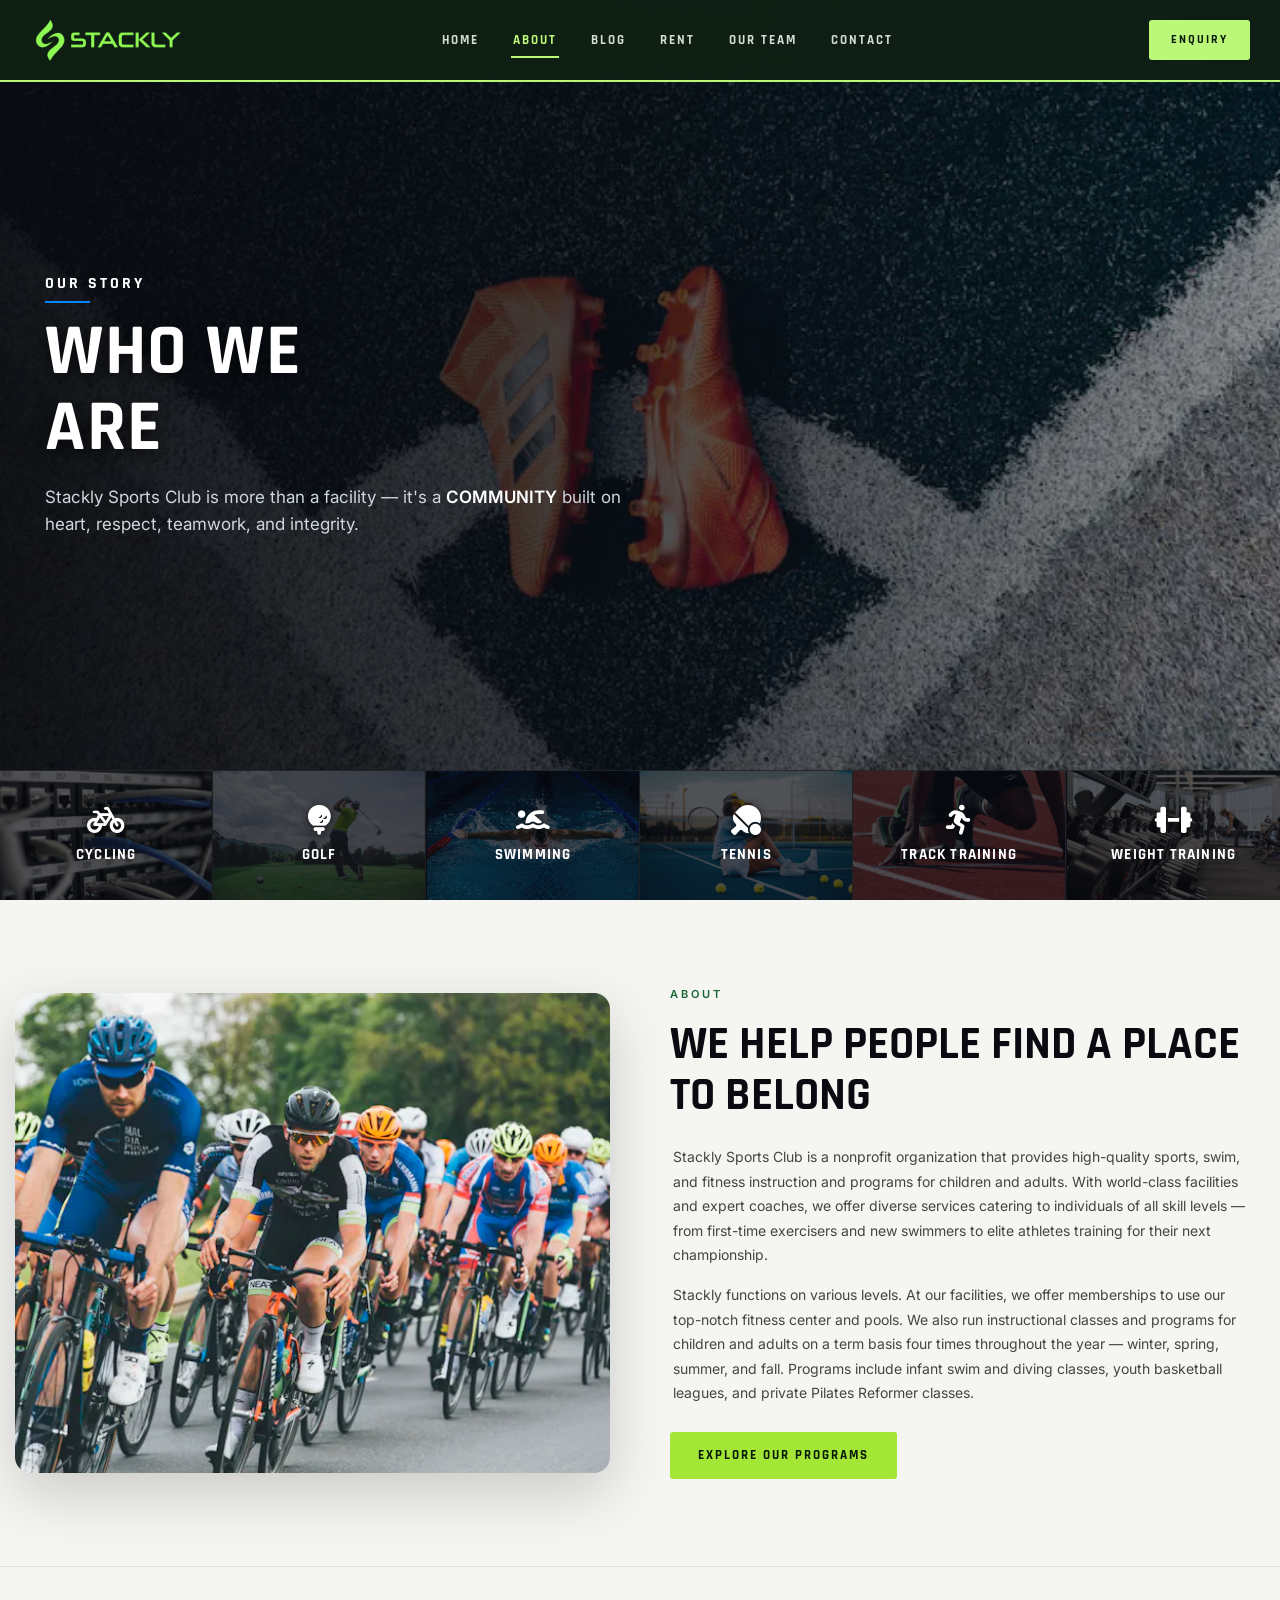
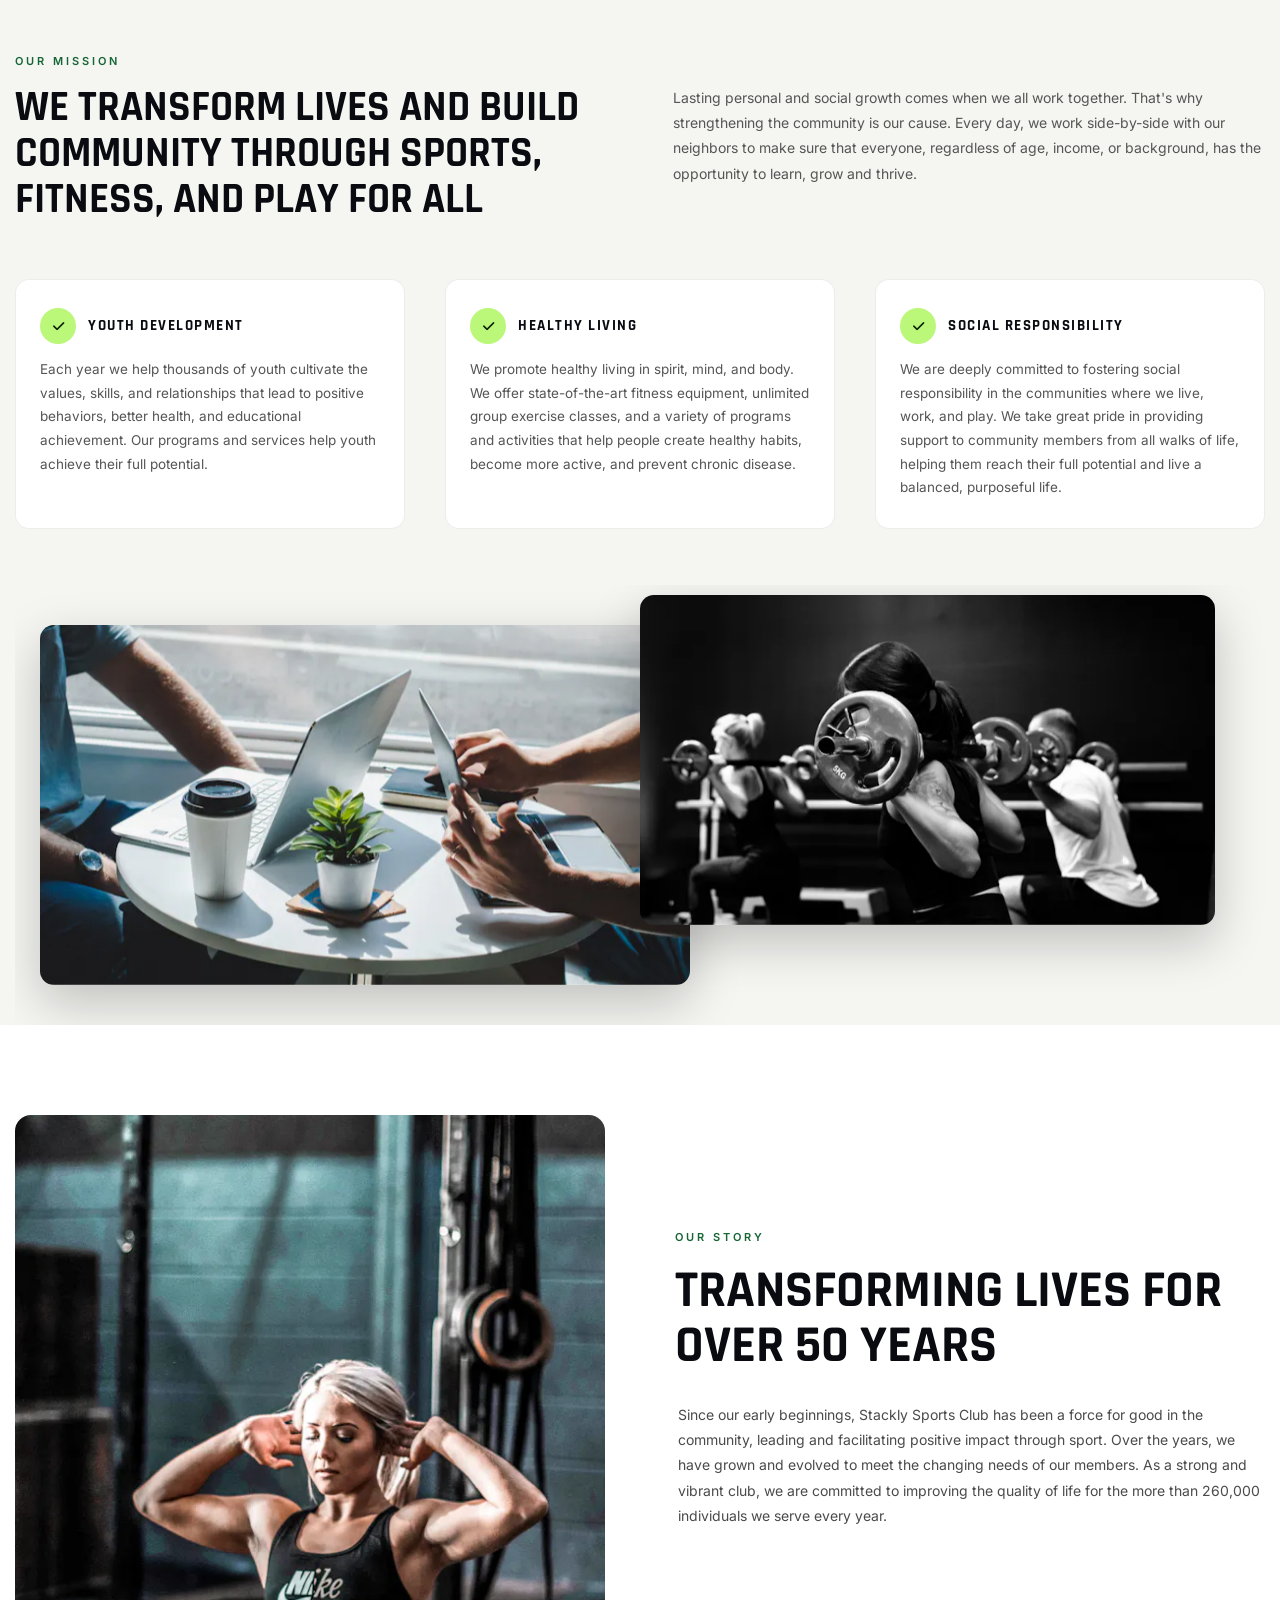
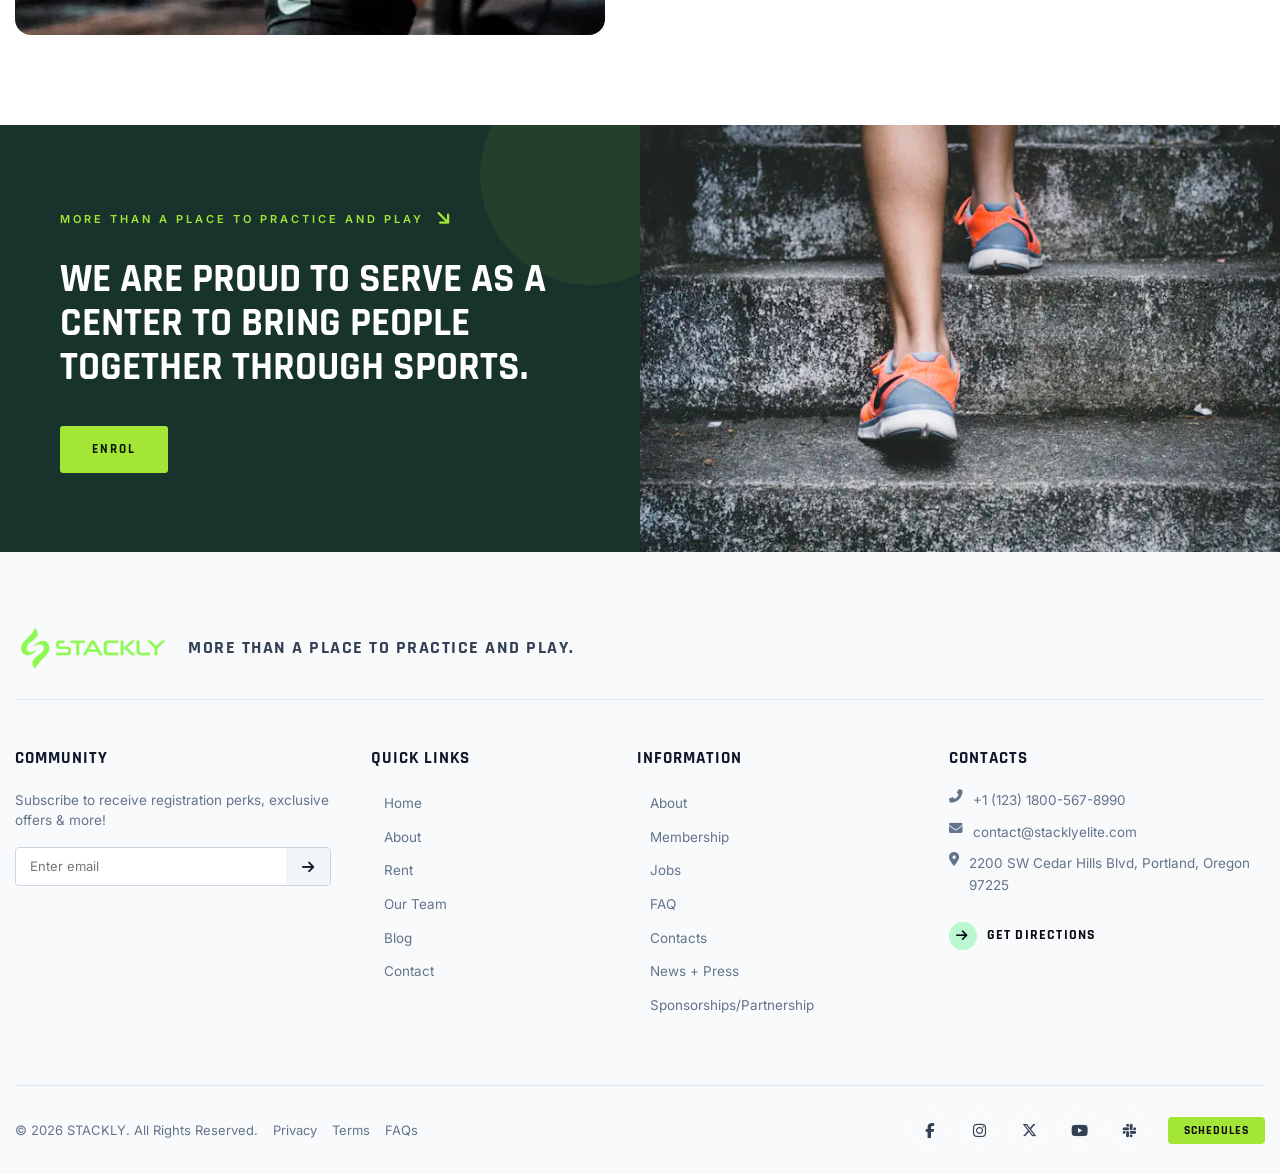
<file: about.html>
﻿<!DOCTYPE html>
<html lang="en">
<head>
  <meta charset="UTF-8">
  <meta name="viewport" content="width=device-width, initial-scale=1.0">
  <title>About | Stackly Sports Club</title>
  <meta name="description" content="Learn about Stackly Sports Club – our mission, values, team, and the community we build together.">

  <!-- Favicon -->
  <link rel="icon" type="image/webp" href="asset/image/stackly_.webp">

  <!-- FontAwesome 6 Icons -->
  <link rel="stylesheet" href="https://cdnjs.cloudflare.com/ajax/libs/font-awesome/6.5.1/css/all.min.css">

  <!-- Theme Stylesheet -->
  <link rel="stylesheet" href="asset/css/style.css">
  <link rel="stylesheet" href="asset/css/scroll-animations.css">
  <link rel="stylesheet" href="asset/css/about-hover.css">
</head>
<body>

  <!-- ==========================================================================
       1. HEADER & NAVIGATION
       ========================================================================== -->
  <header class="header-area">
    <div class="nav-container">
      <!-- Logo Branding -->
      <a href="index.html" class="logo-wrapper">
        <img src="asset/image/stackly_.webp" alt="Stackly Logo" class="logo-img">
        
      </a>

      <!-- Navigation Menu -->
      <nav class="nav-menu" id="navMenu">
        <a href="index.html" class="nav-link">Home</a>
        <a href="about.html" class="nav-link active">About</a>
        <a href="blog.html" class="nav-link">Blog</a>
        <a href="rent.html" class="nav-link">Rent</a>
        <a href="ourteam.html" class="nav-link">Our Team</a>
        <a href="contact.html" class="nav-link">Contact</a>
        <a href="login.html" class="btn-enquiry mobile-only-enquiry">Enquiry</a>
        </nav>

      <!-- Nav Actions -->
      <div class="nav-actions">
       
        <a href="login.html" class="btn-enquiry">
          Enquiry
        </a>
        <button class="menu-toggle" id="menuToggle" aria-label="Toggle Menu">
          <i class="fas fa-bars"></i>
        </button>
      </div>
    </div>
  </header>

  <!-- ==========================================================================
       2. HERO SECTION WITH SINGLE-SLIDE BANNER
       ========================================================================== -->
  <section class="hero-slider-section" id="home">
    <!-- Diagonal Dynamic Accent Lines -->
    <div class="diagonal-accent-1"></div>
    <div class="diagonal-accent-2"></div>
    <div class="diagonal-accent-3"></div>

    <div class="slider-container">
      <!-- About Hero Slide -->
      <div class="hero-slide active">
        <img src="asset/image/hero-about.webp" alt="Sports Team Community" class="slide-bg">
        <div class="slide-overlay"></div>
        <div class="container">
          <div class="slide-content-wrap">
            <span class="slide-kicker">OUR STORY</span>
            <h1 class="slide-title">WHO WE<br>ARE</h1>
            <p class="slide-desc">
              Stackly Sports Club is more than a facility — it's a <strong>COMMUNITY</strong> built on heart, respect, teamwork, and integrity.
            </p>
          </div>
        </div>
      </div>
    </div>

    <!-- ==========================================================================
         BOTTOM 6-CATEGORY HERO STRIP
         ========================================================================== -->
    <div class="hero-bottom-strip">
      <!-- 1. Cycling -->
      <div class="strip-item">
        <img src="asset/image/sport-cycling.webp" alt="Cycling" class="strip-bg">
        <div class="strip-overlay"></div>
        <div class="strip-content">
          <i class="fas fa-bicycle strip-icon"></i>
          <span class="strip-title">CYCLING</span>
        </div>
      </div>

      <!-- 2. Golf -->
      <div class="strip-item">
        <img src="asset/image/sport-golf.webp" alt="Golf" class="strip-bg">
        <div class="strip-overlay"></div>
        <div class="strip-content">
          <i class="fas fa-golf-ball strip-icon"></i>
          <span class="strip-title">GOLF</span>
        </div>
      </div>

      <!-- 3. Swimming -->
      <div class="strip-item">
        <img src="asset/image/sport-swimming.webp" alt="Swimming" class="strip-bg">
        <div class="strip-overlay"></div>
        <div class="strip-content">
          <i class="fas fa-swimmer strip-icon"></i>
          <span class="strip-title">SWIMMING</span>
        </div>
      </div>

      <!-- 4. Tennis -->
      <div class="strip-item">
        <img src="asset/image/sport-tennis.webp" alt="Tennis" class="strip-bg">
        <div class="strip-overlay"></div>
        <div class="strip-content">
          <i class="fas fa-table-tennis strip-icon"></i>
          <span class="strip-title">TENNIS</span>
        </div>
      </div>

      <!-- 5. Track Training -->
      <div class="strip-item">
        <img src="asset/image/sport-track.webp" alt="Track Training" class="strip-bg">
        <div class="strip-overlay"></div>
        <div class="strip-content">
          <i class="fas fa-running strip-icon"></i>
          <span class="strip-title">TRACK TRAINING</span>
        </div>
      </div>

      <!-- 6. Weight Training -->
      <div class="strip-item">
        <img src="asset/image/sport-weight.webp" alt="Weight Training" class="strip-bg">
        <div class="strip-overlay"></div>
        <div class="strip-content">
          <i class="fas fa-dumbbell strip-icon"></i>
          <span class="strip-title">WEIGHT TRAINING</span>
        </div>
      </div>
    </div>
  </section>

  <!-- ==========================================================================
       ABOUT PAGE — SECTION 1: WE HELP PEOPLE FIND A PLACE TO BELONG
       ========================================================================== -->
  <section class="about-intro-section">
    <div class="container">
      <div class="about-intro-grid">
        <!-- Left: Large Photo -->
        <div class="about-intro-img-wrap">
          <img src="asset/image/about-group-friends.webp" alt="Happy sports group friends">
        </div>

        <!-- Right: Text Content -->
        <div class="about-intro-content">
          <span class="about-section-kicker">About</span>
          <h2 class="about-intro-title">WE HELP PEOPLE FIND A PLACE TO BELONG</h2>
          <p class="about-intro-para">
            Stackly Sports Club is a nonprofit organization that provides high-quality sports, swim, and fitness instruction and programs for children and adults. With world-class facilities and expert coaches, we offer diverse services catering to individuals of all skill levels — from first-time exercisers and new swimmers to elite athletes training for their next championship.
          </p>
          <p class="about-intro-para">
            Stackly functions on various levels. At our facilities, we offer memberships to use our top-notch fitness center and pools. We also run instructional classes and programs for children and adults on a term basis four times throughout the year — winter, spring, summer, and fall. Programs include infant swim and diving classes, youth basketball leagues, and private Pilates Reformer classes.
          </p>
          <a href="404.html" class="btn-about-explore">EXPLORE OUR PROGRAMS</a>
        </div>
      </div>
    </div>
  </section>

  <!-- ==========================================================================
       ABOUT PAGE — SECTION 2: OUR MISSION
       ========================================================================== -->
  <section class="about-mission-section">
    <div class="container">
      <!-- Top Headline + Paragraph Grid -->
      <div class="mission-headline-grid">
        <div>
          <span class="mission-kicker">Our Mission</span>
          <h2 class="mission-big-title">WE TRANSFORM LIVES AND BUILD COMMUNITY THROUGH SPORTS, FITNESS, AND PLAY FOR ALL</h2>
        </div>
        <div>
          <p class="mission-desc-para">
            Lasting personal and social growth comes when we all work together. That's why strengthening the community is our cause. Every day, we work side-by-side with our neighbors to make sure that everyone, regardless of age, income, or background, has the opportunity to learn, grow and thrive.
          </p>
        </div>
      </div>

      <!-- Three Pillars -->
      <div class="mission-pillars-grid">
        <!-- Pillar 1 -->
        <div class="mission-pillar-item">
          <div class="mission-pillar-header">
            <span class="pillar-check-icon"><i class="fas fa-check"></i></span>
            <h3 class="mission-pillar-title">Youth Development</h3>
          </div>
          <p class="mission-pillar-desc">
            Each year we help thousands of youth cultivate the values, skills, and relationships that lead to positive behaviors, better health, and educational achievement. Our programs and services help youth achieve their full potential.
          </p>
        </div>

        <!-- Pillar 2 -->
        <div class="mission-pillar-item">
          <div class="mission-pillar-header">
            <span class="pillar-check-icon"><i class="fas fa-check"></i></span>
            <h3 class="mission-pillar-title">Healthy Living</h3>
          </div>
          <p class="mission-pillar-desc">
            We promote healthy living in spirit, mind, and body. We offer state-of-the-art fitness equipment, unlimited group exercise classes, and a variety of programs and activities that help people create healthy habits, become more active, and prevent chronic disease.
          </p>
        </div>

        <!-- Pillar 3 -->
        <div class="mission-pillar-item">
          <div class="mission-pillar-header">
            <span class="pillar-check-icon"><i class="fas fa-check"></i></span>
            <h3 class="mission-pillar-title">Social Responsibility</h3>
          </div>
          <p class="mission-pillar-desc">
            We are deeply committed to fostering social responsibility in the communities where we live, work, and play. We take great pride in providing support to community members from all walks of life, helping them reach their full potential and live a balanced, purposeful life.
          </p>
        </div>
      </div>

      <!-- Overlapping Tilted Photos -->
      <div class="mission-photos-wrap">
        <div class="mission-photo-card mission-photo-left">
          <img src="asset/image/about-track-team.webp" alt="Athletes relaxing on track">
        </div>
        <div class="mission-photo-card mission-photo-right">
          <img src="asset/image/about-athlete-smile.webp" alt="Athlete smiling at sports court">
        </div>
      </div>
    </div>
  </section>

  <!-- ==========================================================================
       ABOUT PAGE — SECTION 3: OUR STORY (Transforming Lives)
       ========================================================================== -->
  <section class="about-story-section">
    <div class="container">
      <div class="about-story-grid">
        <!-- Left: Portrait Photo -->
        <div class="about-story-img-wrap">
          <img src="asset/image/about-story-athlete.webp" alt="Smiling female athlete training">
        </div>

        <!-- Right: Story Text -->
        <div class="about-story-content">
          <span class="about-story-kicker">Our Story</span>
          <h2 class="about-story-title">TRANSFORMING LIVES FOR OVER 50 YEARS</h2>
          <p class="about-story-para">
            Since our early beginnings, Stackly Sports Club has been a force for good in the community, leading and facilitating positive impact through sport. Over the years, we have grown and evolved to meet the changing needs of our members. As a strong and vibrant club, we are committed to improving the quality of life for the more than 260,000 individuals we serve every year.
          </p>
        </div>
      </div>
    </div>
  </section>

  <!-- ==========================================================================
       ABOUT PAGE — SECTION 4: PROUD TO SERVE (Dark Split Panel)
       ========================================================================== -->
  <section class="about-proud-section">
    <!-- Left: Deep Forest Green Panel -->
    <div class="proud-left-panel">
      <span class="proud-tagline">
        MORE THAN A PLACE TO PRACTICE AND PLAY
        <span class="proud-tagline-arrow"><i class="fas fa-arrow-right"></i></span>
      </span>
      <h2 class="proud-main-title">WE ARE PROUD TO SERVE AS A CENTER TO BRING PEOPLE TOGETHER THROUGH SPORTS.</h2>
      <a href="contact.html" class="btn-proud-enrol">ENROL</a>
    </div>

    <!-- Right: Aerial Athletes Photo -->
    <div class="proud-right-panel">
      <img src="asset/image/about-aerial-track.webp" alt="Aerial view of athletes running on red track">
    </div>
  </section>

  <!-- ==========================================================================
       MASTER FOOTER
       ========================================================================== -->
  <footer class="master-sports-footer" id="contact">
    <div class="container">
      <!-- Top Brand Row -->
      <div class="footer-brand-banner">
        <a href="index.html" class="logo-wrapper">
          <img src="asset/image/stackly_.webp" alt="Stackly Logo" class="logo-img">
        </a>
        <div class="footer-slogan">MORE THAN A PLACE TO PRACTICE AND PLAY.</div>
      </div>

      <!-- 4 Columns Grid -->
      <div class="master-footer-grid">
        <!-- Col 1: Community -->
        <div>
          <h4 class="footer-col-title">Community</h4>
          <p class="footer-col-desc">
            Subscribe to receive registration perks, exclusive offers &amp; more!
          </p>
          <form class="footer-newsletter-form" onsubmit="event.preventDefault(); alert('Subscribed successfully!');">
            <input type="email" placeholder="Enter email" required>
            <button type="submit" aria-label="Submit newsletter">
              <i class="fas fa-arrow-right"></i>
            </button>
          </form>
        </div>

        <!-- Col 2: Programs -->
        <div>
           <h4 class="footer-col-title">Quick Links</h4>
          <ul class="footer-nav-list">
            <li><a href="index.html">Home</a></li>
            <li><a href="about.html">About</a></li>
            <li><a href="rent.html">Rent</a></li>
            <li><a href="ourteam.html">Our Team</a></li>
            <li><a href="blog.html">Blog</a></li>
            <li><a href="contact.html">Contact</a></li>
          </ul>
        </div>

        <!-- Col 3: Information -->
        <div>
          <h4 class="footer-col-title">Information</h4>
          <ul class="footer-nav-list">
            <li><a href="404.html">About</a></li>
            <li><a href="404.html">Membership</a></li>
            <li><a href="404.html">Jobs</a></li>
            <li><a href="404.html">FAQ</a></li>
            <li><a href="404.html">Contacts</a></li>
            <li><a href="404.html">News + Press</a></li>
            <li><a href="404.html">Sponsorships/Partnership</a></li>
          </ul>
        </div>

        <!-- Col 4: Contacts -->
        <div>
          <h4 class="footer-col-title">Contacts</h4>
          <ul class="footer-contacts-list">
            <li><i class="fas fa-phone-alt"></i> +1 (123) 1800-567-8990</li>
            <li><i class="fas fa-envelope"></i> contact@stacklyelite.com</li>
            <li><i class="fas fa-map-marker-alt"></i> 2200 SW Cedar Hills Blvd, Portland, Oregon 97225</li>
          </ul>
          <a href="https://maps.google.com" target="_blank" class="program-action-link" style="margin-top: 15px;">
            <span class="arrow-circle-lime"><i class="fas fa-arrow-right"></i></span>
            <span>GET DIRECTIONS</span>
          </a>
        </div>
      </div>

      <!-- Sub Footer -->
      <div class="master-sub-footer">
        <div style="display: flex; align-items: center; flex-wrap: wrap;">
          <span>&copy; 2026 STACKLY. All Rights Reserved.</span>
          <div class="sub-footer-links">
            <a href="404.html">Privacy</a>
            <a href="404.html">Terms</a>
            <a href="404.html">FAQs</a>
          </div>
        </div>

        <div class="sub-footer-right">
          <div class="social-icons-row">
            <a href="404.html" aria-label="Facebook"><i class="fab fa-facebook-f"></i></a>
            <a href="404.html" aria-label="Instagram"><i class="fab fa-instagram"></i></a>
            <a href="404.html" aria-label="X Twitter"><i class="fab fa-x-twitter"></i></a>
            <a href="404.html" aria-label="YouTube"><i class="fab fa-youtube"></i></a>
            <a href="404.html" aria-label="Slack"><i class="fab fa-slack"></i></a>
          </div>
          <button class="btn-schedules" onclick="alert('Opening class schedules timetable...');">
            SCHEDULES
          </button>
        </div>
      </div>
    </div>
  </footer>

  <!-- Video Showreel Modal -->
  <div class="modal-overlay" id="videoModal">
    <div class="modal-box" style="max-width: 800px; padding: 20px;">
      <button class="modal-close-btn" id="closeVideoModal">&times;</button>
      <h3 style="font-family: var(--font-heading); font-size: 20px; text-transform: uppercase; margin-bottom: 15px; color: #fff;">
        <i class="fas fa-play-circle" style="color: var(--primary);"></i> Sports Highlights Showreel
      </h3>
      <div style="position: relative; padding-bottom: 56.25%; height: 0; overflow: hidden; border-radius: 6px;">
        <iframe
          style="position: absolute; top:0; left: 0; width: 100%; height: 100%; border: 0;"
          src="https://www.youtube-nocookie.com/embed/dQw4w9WgXcQ?autoplay=0"
          title="Sports Highlights"
          allow="accelerometer; autoplay; clipboard-write; encrypted-media; gyroscope; picture-in-picture"
          allowfullscreen>
        </iframe>
      </div>
    </div>
  </div>

  <!-- Theme JavaScript File -->
  <script src="asset/js/main.js"></script>
<script>
document.addEventListener('DOMContentLoaded', function () {
  var go404 = function(e) { e.preventDefault(); window.location.href = '404.html'; };

  // CTA button classes to intercept
  var ctaBtnClasses = [
    'btn-all-testimonials','btn-about-explore','btn-proud-enrol',
    'btn-blog-member','btn-blog-benefits','btn-schedules',
    'btn-learn-more','btn-cta','btn-join-member','btn-join-benefits',
    'btn-join','btn-register','btn-book','btn-view','btn-enroll',
    'btn-get-started','btn-try','btn-explore','btn-play','btn-watch',
    'card-btn','hero-btn','program-btn','sport-btn','btn-clay-directions'
  ];
  ctaBtnClasses.forEach(function(cls) {
    document.querySelectorAll('.' + cls).forEach(function(el) {
      el.addEventListener('click', go404);
    });
  });

  // <a> tags pointing to services.html or 404.html-redirects (catch any remaining)
  document.querySelectorAll('a[href="services.html"]').forEach(function(a) {
    a.href = '404.html';
  });

  // Any button without onclick/type=submit whose text matches CTA keywords
  var keywords = ['LEARN MORE','JOIN NOW','GET STARTED','ALL TESTIMONIALS',
    'EXPLORE','REGISTER','BOOK NOW','VIEW MORE','ENROLL','BECOME A MEMBER',
    'MEMBERS BENEFITS','SCHEDULES','VIEW DETAILS','BUY NOW','ADD TO CART',
    'SHOP NOW','DISCOVER','READ MORE','SEE MORE','VIEW ALL','ALL REVIEWS',
    'ALL PROGRAMS','VIEW PROGRAM','GET TICKETS','APPLY NOW'];

  document.querySelectorAll('button, a.btn, a[class*="btn-"]').forEach(function(el) {
    var skipClasses = ['toggle-password','modal-close-btn','menu-toggle',
      'nav-icon-btn','tilted-nav-btn','btn-auth','social-btn',
      'btn-submit-contact','logout-btn','nav-link','btn-enquiry','btn-proud-enrol'];
    var isSkip = skipClasses.some(function(s){ return el.classList.contains(s); });
    var hasRealHref = el.tagName === 'A' && el.href &&
      !el.href.endsWith('#') && !el.href.includes('services.html') &&
      el.href.includes('.html') && !el.href.includes('404.html');
    if (!isSkip && !hasRealHref) {
      var txt = el.textContent.trim().toUpperCase();
      if (keywords.some(function(k){ return txt.indexOf(k) !== -1; })) {
        el.addEventListener('click', go404);
      }
    }
  });
});
</script>
<script src="asset/js/scroll-animations.js"></script>
</body>
</html>
</file>
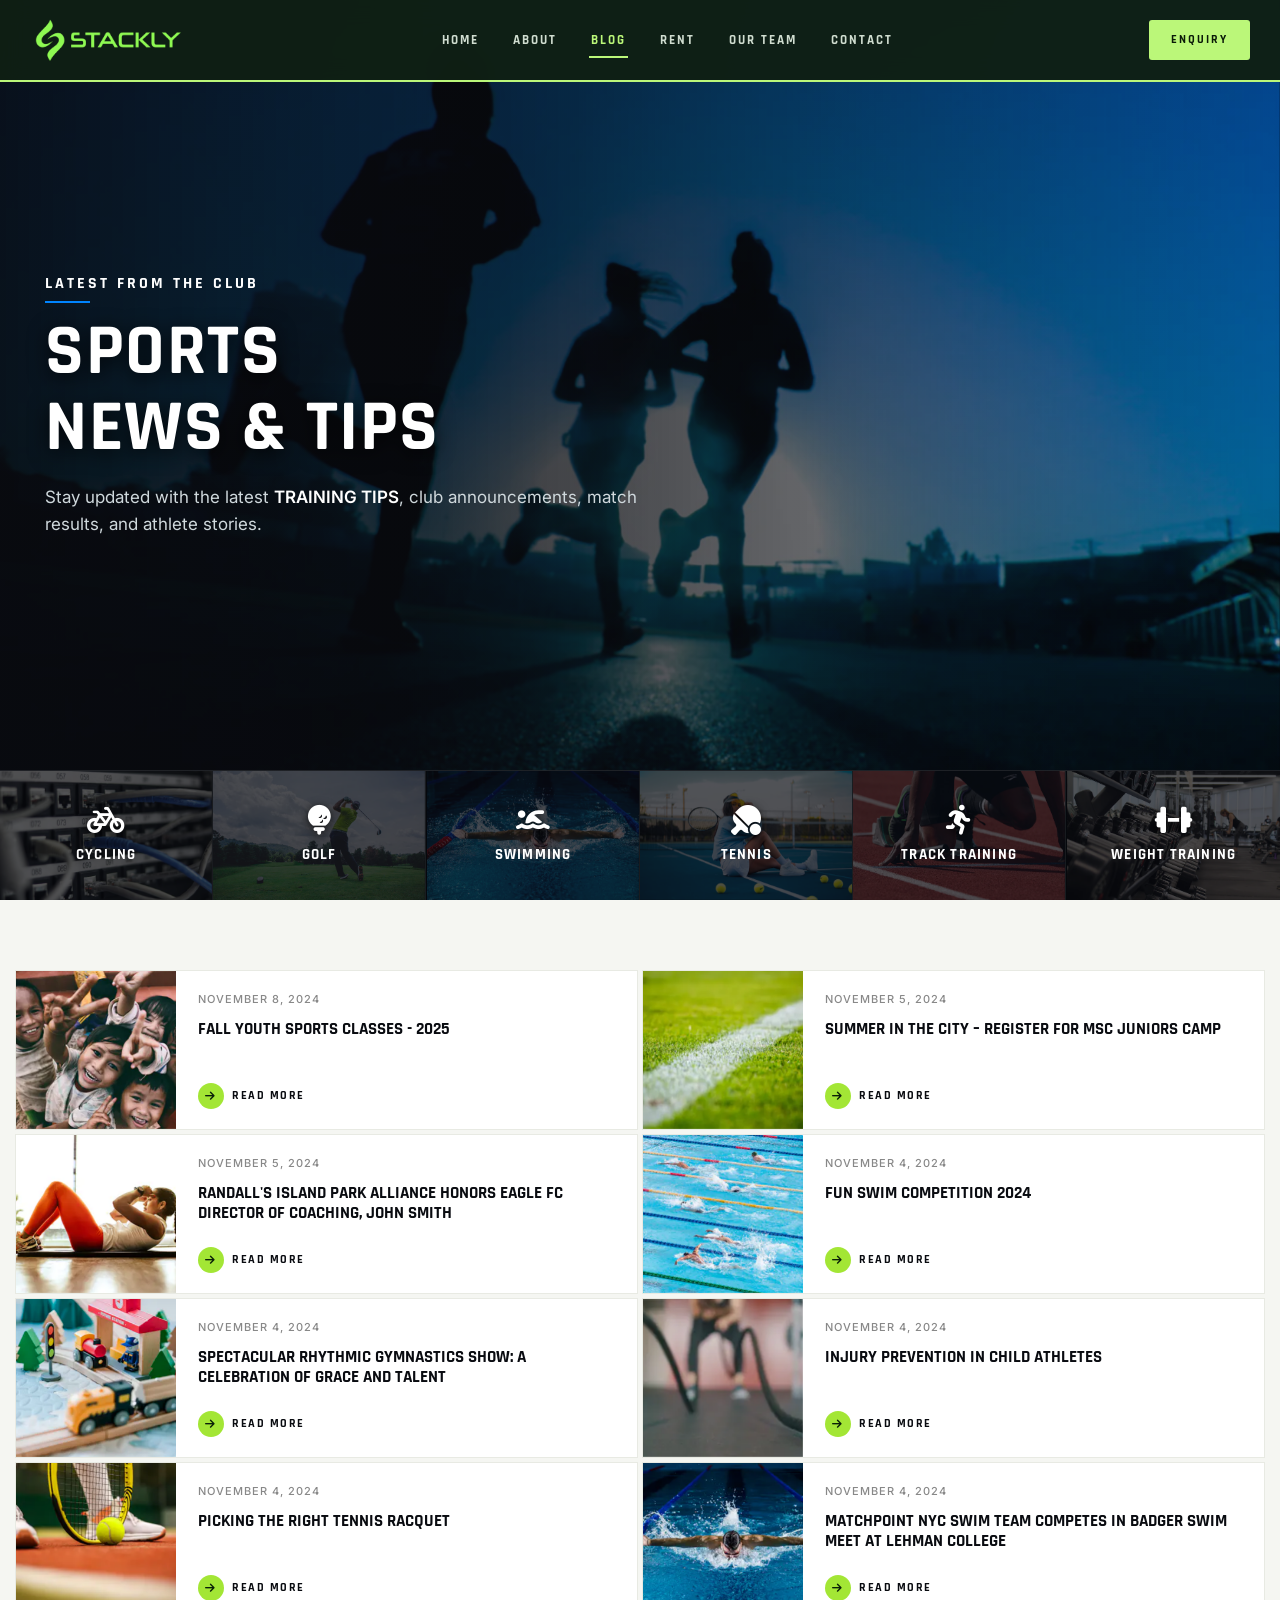
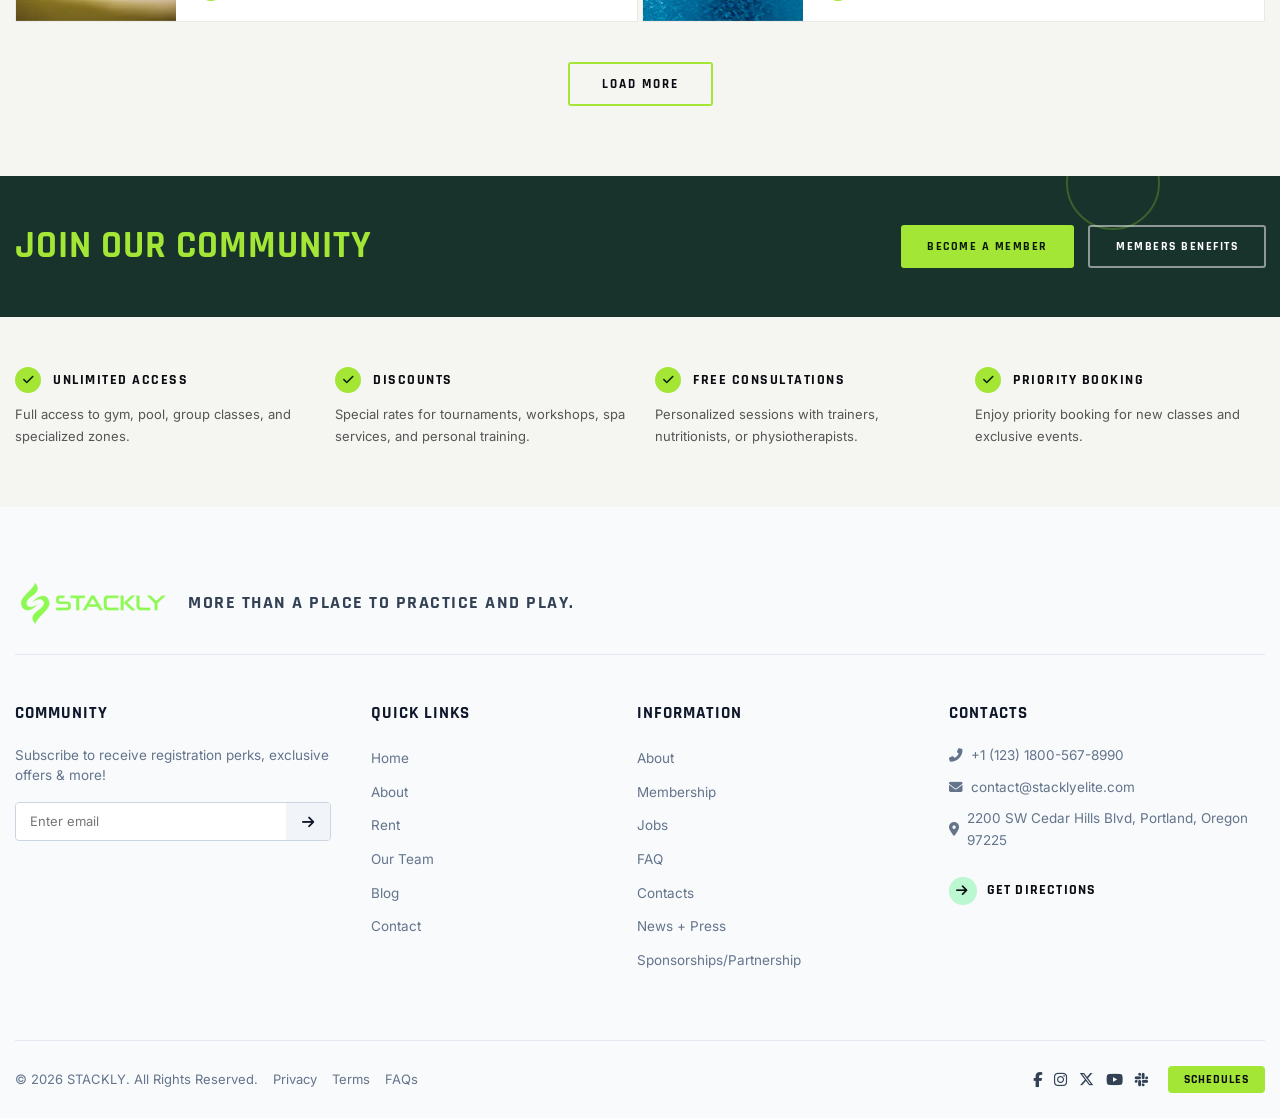
<file: blog.html>
﻿<!DOCTYPE html>
<html lang="en">
<head>
  <meta charset="UTF-8">
  <meta name="viewport" content="width=device-width, initial-scale=1.0">
  <title>Blog | Stackly Sports Club</title>
  <meta name="description" content="Read the latest news, sports updates, training tips, and club stories from Stackly Sports Club.">

  <!-- Favicon -->
  <link rel="icon" type="image/webp" href="asset/image/stackly_.webp">

  <!-- FontAwesome 6 Icons -->
  <link rel="stylesheet" href="https://cdnjs.cloudflare.com/ajax/libs/font-awesome/6.5.1/css/all.min.css">

  <!-- Theme Stylesheet -->
  <link rel="stylesheet" href="asset/css/style.css">
  <link rel="stylesheet" href="asset/css/scroll-animations.css">
</head>
<body>

  <!-- ==========================================================================
       1. HEADER & NAVIGATION
       ========================================================================== -->
  <header class="header-area">
    <div class="nav-container">
      <!-- Logo Branding -->
      <a href="index.html" class="logo-wrapper">
        <img src="asset/image/stackly_.webp" alt="Stackly Logo" class="logo-img">
        
      </a>

      <!-- Navigation Menu -->
      <nav class="nav-menu" id="navMenu">
        <a href="index.html" class="nav-link">Home</a>
        <a href="about.html" class="nav-link">About</a>
        <a href="blog.html" class="nav-link active">Blog</a>
        <a href="rent.html" class="nav-link">Rent</a>
        <a href="ourteam.html" class="nav-link">Our Team</a>
        <a href="contact.html" class="nav-link">Contact</a>
        <a href="login.html" class="btn-enquiry mobile-only-enquiry">Enquiry</a>
        </nav>

      <!-- Nav Actions -->
      <div class="nav-actions">
       
        <a href="login.html" class="btn-enquiry">
          Enquiry
        </a>
        <button class="menu-toggle" id="menuToggle" aria-label="Toggle Menu">
          <i class="fas fa-bars"></i>
        </button>
      </div>
    </div>
  </header>

  <!-- ==========================================================================
       2. HERO SECTION
       ========================================================================== -->
  <section class="hero-slider-section" id="home">
    <!-- Diagonal Dynamic Accent Lines -->
    <div class="diagonal-accent-1"></div>
    <div class="diagonal-accent-2"></div>
    <div class="diagonal-accent-3"></div>

    <div class="slider-container">
      <!-- Blog Hero Slide -->
      <div class="hero-slide active">
        <img src="asset/image/hero-blog.webp" alt="Sports Action News" class="slide-bg">
        <div class="slide-overlay"></div>
        <div class="container">
          <div class="slide-content-wrap">
            <span class="slide-kicker">LATEST FROM THE CLUB</span>
            <h1 class="slide-title">SPORTS<br>NEWS &amp; TIPS</h1>
            <p class="slide-desc">
              Stay updated with the latest <strong>TRAINING TIPS</strong>, club announcements, match results, and athlete stories.
            </p>
          </div>
        </div>
      </div>
    </div>

    <!-- ==========================================================================
         BOTTOM 6-CATEGORY HERO STRIP
         ========================================================================== -->
    <div class="hero-bottom-strip">
      <div class="strip-item">
        <img src="asset/image/sport-cycling.webp" alt="Cycling" class="strip-bg">
        <div class="strip-overlay"></div>
        <div class="strip-content">
          <i class="fas fa-bicycle strip-icon"></i>
          <span class="strip-title">CYCLING</span>
        </div>
      </div>
      <div class="strip-item">
        <img src="asset/image/sport-golf.webp" alt="Golf" class="strip-bg">
        <div class="strip-overlay"></div>
        <div class="strip-content">
          <i class="fas fa-golf-ball strip-icon"></i>
          <span class="strip-title">GOLF</span>
        </div>
      </div>
      <div class="strip-item">
        <img src="asset/image/sport-swimming.webp" alt="Swimming" class="strip-bg">
        <div class="strip-overlay"></div>
        <div class="strip-content">
          <i class="fas fa-swimmer strip-icon"></i>
          <span class="strip-title">SWIMMING</span>
        </div>
      </div>
      <div class="strip-item">
        <img src="asset/image/sport-tennis.webp" alt="Tennis" class="strip-bg">
        <div class="strip-overlay"></div>
        <div class="strip-content">
          <i class="fas fa-table-tennis strip-icon"></i>
          <span class="strip-title">TENNIS</span>
        </div>
      </div>
      <div class="strip-item">
        <img src="asset/image/sport-track.webp" alt="Track Training" class="strip-bg">
        <div class="strip-overlay"></div>
        <div class="strip-content">
          <i class="fas fa-running strip-icon"></i>
          <span class="strip-title">TRACK TRAINING</span>
        </div>
      </div>
      <div class="strip-item">
        <img src="asset/image/sport-weight.webp" alt="Weight Training" class="strip-bg">
        <div class="strip-overlay"></div>
        <div class="strip-content">
          <i class="fas fa-dumbbell strip-icon"></i>
          <span class="strip-title">WEIGHT TRAINING</span>
        </div>
      </div>
    </div>
  </section>

  <!-- ==========================================================================
       BLOG POSTS GRID SECTION
       ========================================================================== -->
  <section class="blog-posts-section">
    <div class="container">
      <div class="blog-grid">
        
        <!-- Blog Card 1 -->
        <article class="blog-card">
          <div class="blog-card-img">
            <img src="asset/image/blog-youth-sports.webp" alt="Kids playing sports">
          </div>
          <div class="blog-card-body">
            <div>
              <span class="blog-card-date">NOVEMBER 8, 2024</span>
              <h3 class="blog-card-title">FALL YOUTH SPORTS CLASSES - 2025</h3>
            </div>
            <a href="404.html" class="blog-read-more">
              <span class="blog-read-more-icon"><i class="fas fa-arrow-right"></i></span>
              READ MORE
            </a>
          </div>
        </article>

        <!-- Blog Card 2 -->
        <article class="blog-card">
          <div class="blog-card-img">
            <img src="asset/image/blog-soccer-camp.webp" alt="Kids at soccer camp">
          </div>
          <div class="blog-card-body">
            <div>
              <span class="blog-card-date">NOVEMBER 5, 2024</span>
              <h3 class="blog-card-title">SUMMER IN THE CITY – REGISTER FOR MSC JUNIORS CAMP</h3>
            </div>
            <a href="404.html" class="blog-read-more">
              <span class="blog-read-more-icon"><i class="fas fa-arrow-right"></i></span>
              READ MORE
            </a>
          </div>
        </article>

        <!-- Blog Card 3 -->
        <article class="blog-card">
          <div class="blog-card-img">
            <img src="asset/image/blog-coach-portrait.webp" alt="Coach John Smith">
          </div>
          <div class="blog-card-body">
            <div>
              <span class="blog-card-date">NOVEMBER 5, 2024</span>
              <h3 class="blog-card-title">RANDALL'S ISLAND PARK ALLIANCE HONORS EAGLE FC DIRECTOR OF COACHING, JOHN SMITH</h3>
            </div>
            <a href="404.html" class="blog-read-more">
              <span class="blog-read-more-icon"><i class="fas fa-arrow-right"></i></span>
              READ MORE
            </a>
          </div>
        </article>

        <!-- Blog Card 4 -->
        <article class="blog-card">
          <div class="blog-card-img">
            <img src="asset/image/blog-swim-kids.webp" alt="Kids swimming">
          </div>
          <div class="blog-card-body">
            <div>
              <span class="blog-card-date">NOVEMBER 4, 2024</span>
              <h3 class="blog-card-title">FUN SWIM COMPETITION 2024</h3>
            </div>
            <a href="404.html" class="blog-read-more">
              <span class="blog-read-more-icon"><i class="fas fa-arrow-right"></i></span>
              READ MORE
            </a>
          </div>
        </article>

        <!-- Blog Card 5 -->
        <article class="blog-card">
          <div class="blog-card-img">
            <img src="asset/image/blog-gymnastics.webp" alt="Rhythmic gymnastics">
          </div>
          <div class="blog-card-body">
            <div>
              <span class="blog-card-date">NOVEMBER 4, 2024</span>
              <h3 class="blog-card-title">SPECTACULAR RHYTHMIC GYMNASTICS SHOW: A CELEBRATION OF GRACE AND TALENT</h3>
            </div>
            <a href="404.html" class="blog-read-more">
              <span class="blog-read-more-icon"><i class="fas fa-arrow-right"></i></span>
              READ MORE
            </a>
          </div>
        </article>

        <!-- Blog Card 6 -->
        <article class="blog-card">
          <div class="blog-card-img">
            <img src="asset/image/blog-kids-activity.webp" alt="Kids sports activity">
          </div>
          <div class="blog-card-body">
            <div>
              <span class="blog-card-date">NOVEMBER 4, 2024</span>
              <h3 class="blog-card-title">INJURY PREVENTION IN CHILD ATHLETES</h3>
            </div>
            <a href="404.html" class="blog-read-more">
              <span class="blog-read-more-icon"><i class="fas fa-arrow-right"></i></span>
              READ MORE
            </a>
          </div>
        </article>

        <!-- Blog Card 7 -->
        <article class="blog-card">
          <div class="blog-card-img">
            <img src="asset/image/blog-tennis-kids.webp" alt="Kids with tennis racquets">
          </div>
          <div class="blog-card-body">
            <div>
              <span class="blog-card-date">NOVEMBER 4, 2024</span>
              <h3 class="blog-card-title">PICKING THE RIGHT TENNIS RACQUET</h3>
            </div>
            <a href="404.html" class="blog-read-more">
              <span class="blog-read-more-icon"><i class="fas fa-arrow-right"></i></span>
              READ MORE
            </a>
          </div>
        </article>

        <!-- Blog Card 8 -->
        <article class="blog-card">
          <div class="blog-card-img">
            <img src="asset/image/blog-swim-race.webp" alt="Swim meet">
          </div>
          <div class="blog-card-body">
            <div>
              <span class="blog-card-date">NOVEMBER 4, 2024</span>
              <h3 class="blog-card-title">MATCHPOINT NYC SWIM TEAM COMPETES IN BADGER SWIM MEET AT LEHMAN COLLEGE</h3>
            </div>
            <a href="404.html" class="blog-read-more">
              <span class="blog-read-more-icon"><i class="fas fa-arrow-right"></i></span>
              READ MORE
            </a>
          </div>
        </article>

      </div>
      
      <div class="blog-load-more-wrap">
        <button class="btn-load-more">LOAD MORE</button>
      </div>
    </div>
  </section>

  <!-- ==========================================================================
       JOIN COMMUNITY BANNER
       ========================================================================== -->
  <section class="blog-join-strip">
    <div class="container">
      <div class="blog-join-inner">
        <h2 class="blog-join-title">JOIN OUR COMMUNITY</h2>
        <div class="blog-join-btns">
          <button class="btn-blog-member">BECOME A MEMBER</button>
          <button class="btn-blog-benefits">MEMBERS BENEFITS</button>
        </div>
      </div>
    </div>
  </section>

  <!-- ==========================================================================
       BENEFITS CHECKPOINTS
       ========================================================================== -->
  <section class="blog-benefits-section">
    <div class="container">
      <div class="blog-benefits-grid">
        
        <!-- Benefit 1 -->
        <div class="blog-benefit-item">
          <div class="blog-benefit-header">
            <span class="blog-check-circle"><i class="fas fa-check"></i></span>
            <h3 class="blog-benefit-title">UNLIMITED ACCESS</h3>
          </div>
          <p class="blog-benefit-desc">
            Full access to gym, pool, group classes, and specialized zones.
          </p>
        </div>

        <!-- Benefit 2 -->
        <div class="blog-benefit-item">
          <div class="blog-benefit-header">
            <span class="blog-check-circle"><i class="fas fa-check"></i></span>
            <h3 class="blog-benefit-title">DISCOUNTS</h3>
          </div>
          <p class="blog-benefit-desc">
            Special rates for tournaments, workshops, spa services, and personal training.
          </p>
        </div>

        <!-- Benefit 3 -->
        <div class="blog-benefit-item">
          <div class="blog-benefit-header">
            <span class="blog-check-circle"><i class="fas fa-check"></i></span>
            <h3 class="blog-benefit-title">FREE CONSULTATIONS</h3>
          </div>
          <p class="blog-benefit-desc">
            Personalized sessions with trainers, nutritionists, or physiotherapists.
          </p>
        </div>

        <!-- Benefit 4 -->
        <div class="blog-benefit-item">
          <div class="blog-benefit-header">
            <span class="blog-check-circle"><i class="fas fa-check"></i></span>
            <h3 class="blog-benefit-title">PRIORITY BOOKING</h3>
          </div>
          <p class="blog-benefit-desc">
            Enjoy priority booking for new classes and exclusive events.
          </p>
        </div>

      </div>
    </div>
  </section>

  <!-- ==========================================================================
       MASTER FOOTER
       ========================================================================== -->
  <footer class="master-sports-footer" id="contact">
    <div class="container">
      <div class="footer-brand-banner">
        <a href="index.html" class="logo-wrapper">
          <img src="asset/image/stackly_.webp" alt="Stackly Logo" class="logo-img">
        </a>
        <div class="footer-slogan">MORE THAN A PLACE TO PRACTICE AND PLAY.</div>
      </div>

      <div class="master-footer-grid">
        <div>
          <h4 class="footer-col-title">Community</h4>
          <p class="footer-col-desc">Subscribe to receive registration perks, exclusive offers &amp; more!</p>
          <form class="footer-newsletter-form" onsubmit="event.preventDefault(); alert('Subscribed successfully!');">
            <input type="email" placeholder="Enter email" required>
            <button type="submit" aria-label="Submit newsletter"><i class="fas fa-arrow-right"></i></button>
          </form>
        </div>
        <div>
           <h4 class="footer-col-title">Quick Links</h4>
          <ul class="footer-nav-list">
            <li><a href="index.html">Home</a></li>
            <li><a href="about.html">About</a></li>
            <li><a href="rent.html">Rent</a></li>
            <li><a href="ourteam.html">Our Team</a></li>
            <li><a href="blog.html">Blog</a></li>
            <li><a href="contact.html">Contact</a></li>
          </ul>
        </div>
        <div>
         <h4 class="footer-col-title">Information</h4>
          <ul class="footer-nav-list">
            <li><a href="404.html">About</a></li>
            <li><a href="404.html">Membership</a></li>
            <li><a href="404.html">Jobs</a></li>
            <li><a href="404.html">FAQ</a></li>
            <li><a href="404.html">Contacts</a></li>
            <li><a href="404.html">News + Press</a></li>
            <li><a href="404.html">Sponsorships/Partnership</a></li>
          </ul>
        </div>
        <div>
          <h4 class="footer-col-title">Contacts</h4>
          <ul class="footer-contacts-list">
            <li><i class="fas fa-phone-alt"></i> +1 (123) 1800-567-8990</li>
            <li><i class="fas fa-envelope"></i> contact@stacklyelite.com</li>
            <li><i class="fas fa-map-marker-alt"></i> 2200 SW Cedar Hills Blvd, Portland, Oregon 97225</li>
          </ul>
          <a href="https://maps.google.com" target="_blank" class="program-action-link" style="margin-top: 15px;">
            <span class="arrow-circle-lime"><i class="fas fa-arrow-right"></i></span>
            <span>GET DIRECTIONS</span>
          </a>
        </div>
      </div>

      <div class="master-sub-footer">
        <div style="display: flex; align-items: center; flex-wrap: wrap;">
          <span>&copy; 2026 STACKLY. All Rights Reserved.</span>
          <div class="sub-footer-links">
            <a href="404.html">Privacy</a>
            <a href="404.html">Terms</a>
            <a href="404.html">FAQs</a>
          </div>
        </div>
        <div class="sub-footer-right">
          <div class="social-icons-row">
            <a href="404.html" aria-label="Facebook"><i class="fab fa-facebook-f"></i></a>
            <a href="404.html" aria-label="Instagram"><i class="fab fa-instagram"></i></a>
            <a href="404.html" aria-label="X Twitter"><i class="fab fa-x-twitter"></i></a>
            <a href="404.html" aria-label="YouTube"><i class="fab fa-youtube"></i></a>
            <a href="404.html" aria-label="Slack"><i class="fab fa-slack"></i></a>
          </div>
          <button class="btn-schedules" onclick="alert('Opening class schedules timetable...');">SCHEDULES</button>
        </div>
      </div>
    </div>
  </footer>

  <!-- Video Showreel Modal -->
  <div class="modal-overlay" id="videoModal">
    <div class="modal-box" style="max-width: 800px; padding: 20px;">
      <button class="modal-close-btn" id="closeVideoModal">&times;</button>
      <h3 style="font-family: var(--font-heading); font-size: 20px; text-transform: uppercase; margin-bottom: 15px; color: #fff;">
        <i class="fas fa-play-circle" style="color: var(--primary);"></i> Sports Highlights Showreel
      </h3>
      <div style="position: relative; padding-bottom: 56.25%; height: 0; overflow: hidden; border-radius: 6px;">
        <iframe style="position: absolute; top:0; left: 0; width: 100%; height: 100%; border: 0;"
          src="https://www.youtube-nocookie.com/embed/dQw4w9WgXcQ?autoplay=0"
          title="Sports Highlights"
          allow="accelerometer; autoplay; clipboard-write; encrypted-media; gyroscope; picture-in-picture"
          allowfullscreen></iframe>
      </div>
    </div>
  </div>

  <!-- Theme JavaScript File -->
  <script src="asset/js/main.js"></script>
<script>
document.addEventListener('DOMContentLoaded', function () {
  var go404 = function(e) { e.preventDefault(); window.location.href = '404.html'; };

  // CTA button classes to intercept
  var ctaBtnClasses = [
    'btn-all-testimonials','btn-about-explore','btn-proud-enrol',
    'btn-blog-member','btn-blog-benefits','btn-schedules',
    'btn-learn-more','btn-cta','btn-join-member','btn-join-benefits',
    'btn-join','btn-register','btn-book','btn-view','btn-enroll',
    'btn-get-started','btn-try','btn-explore','btn-play','btn-watch',
    'card-btn','hero-btn','program-btn','sport-btn','btn-clay-directions'
  ];
  ctaBtnClasses.forEach(function(cls) {
    document.querySelectorAll('.' + cls).forEach(function(el) {
      el.addEventListener('click', go404);
    });
  });

  // <a> tags pointing to services.html or 404.html-redirects (catch any remaining)
  document.querySelectorAll('a[href="services.html"]').forEach(function(a) {
    a.href = '404.html';
  });

  // Any button without onclick/type=submit whose text matches CTA keywords
  var keywords = ['LEARN MORE','JOIN NOW','GET STARTED','ALL TESTIMONIALS',
    'EXPLORE','REGISTER','BOOK NOW','VIEW MORE','ENROLL','BECOME A MEMBER',
    'MEMBERS BENEFITS','SCHEDULES','VIEW DETAILS','BUY NOW','ADD TO CART',
    'SHOP NOW','DISCOVER','READ MORE','SEE MORE','VIEW ALL','ALL REVIEWS',
    'ALL PROGRAMS','VIEW PROGRAM','GET TICKETS','APPLY NOW'];

  document.querySelectorAll('button, a.btn, a[class*="btn-"]').forEach(function(el) {
    var skipClasses = ['toggle-password','modal-close-btn','menu-toggle',
      'nav-icon-btn','tilted-nav-btn','btn-auth','social-btn',
      'btn-submit-contact','logout-btn','nav-link','btn-enquiry','btn-proud-enrol'];
    var isSkip = skipClasses.some(function(s){ return el.classList.contains(s); });
    var hasRealHref = el.tagName === 'A' && el.href &&
      !el.href.endsWith('#') && !el.href.includes('services.html') &&
      el.href.includes('.html') && !el.href.includes('404.html');
    if (!isSkip && !hasRealHref) {
      var txt = el.textContent.trim().toUpperCase();
      if (keywords.some(function(k){ return txt.indexOf(k) !== -1; })) {
        el.addEventListener('click', go404);
      }
    }
  });
});
</script>
<script src="asset/js/scroll-animations.js"></script>
</body>
</html>
</file>
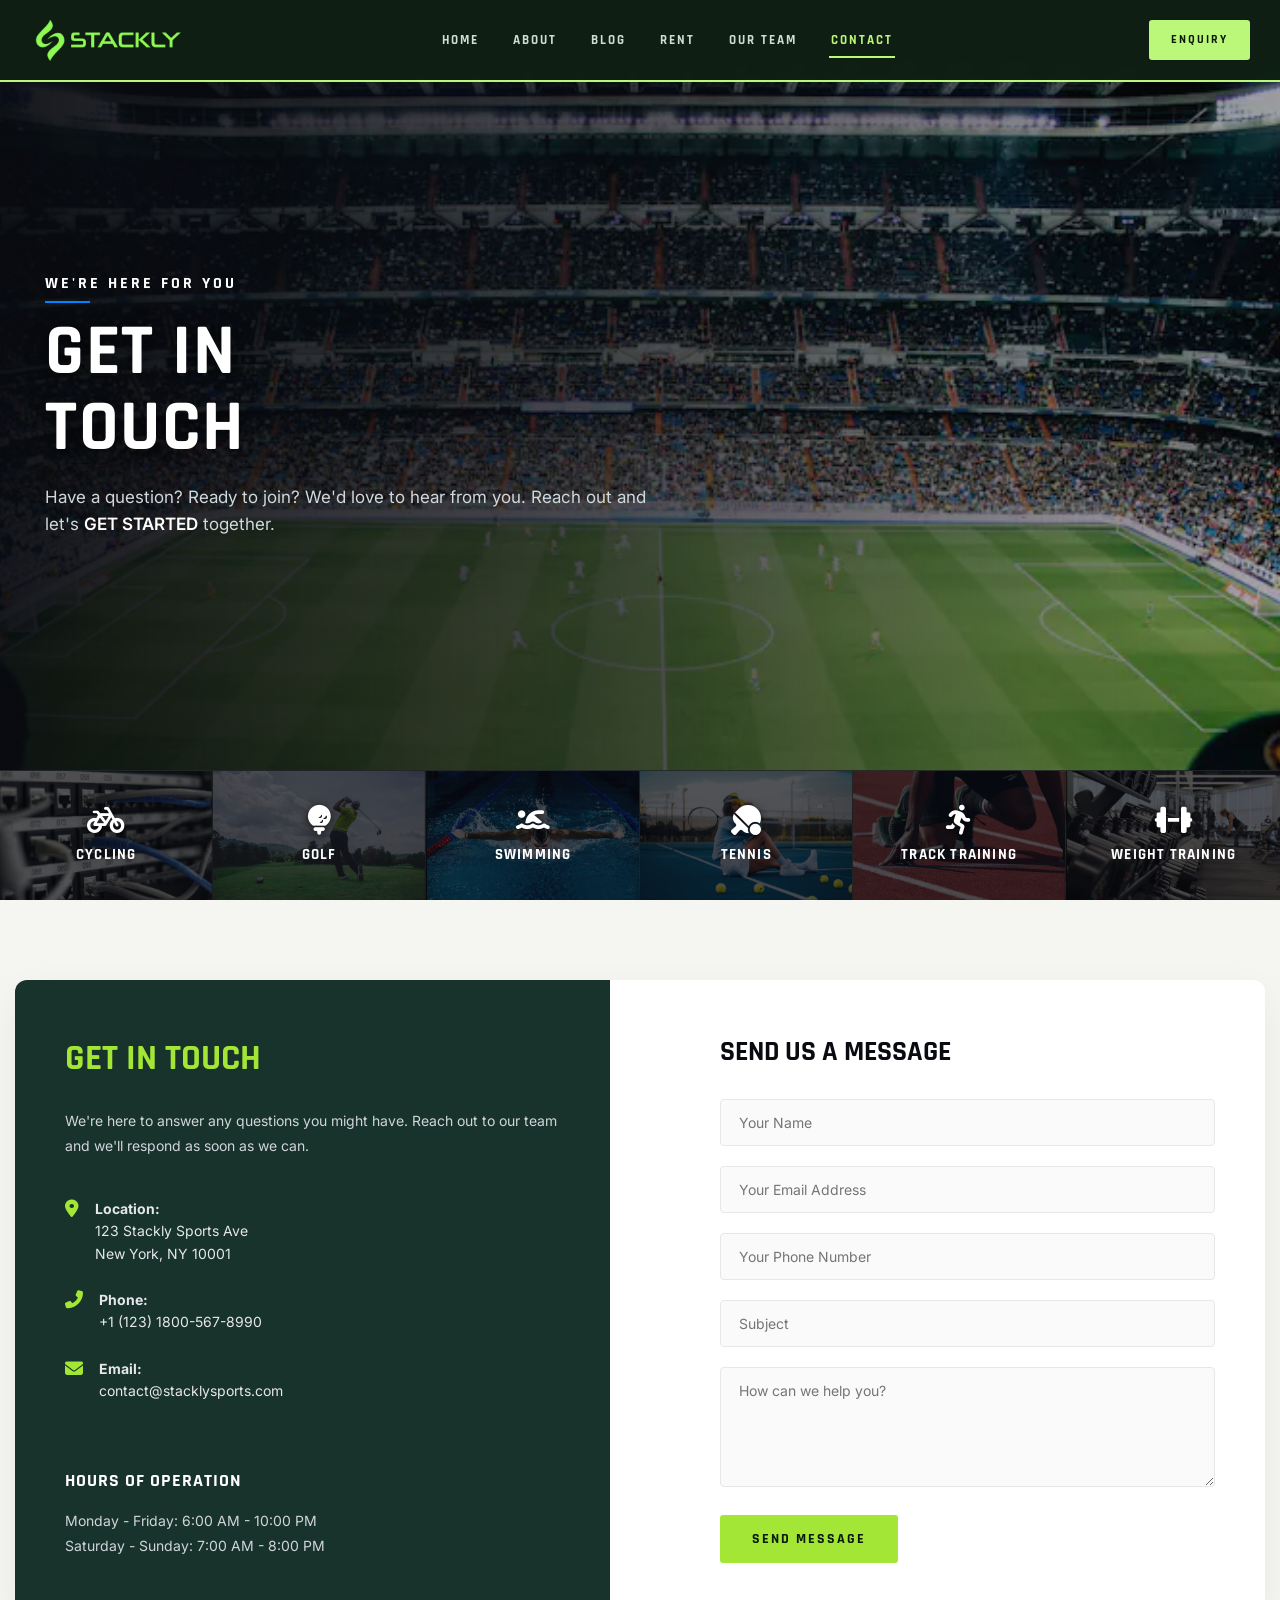
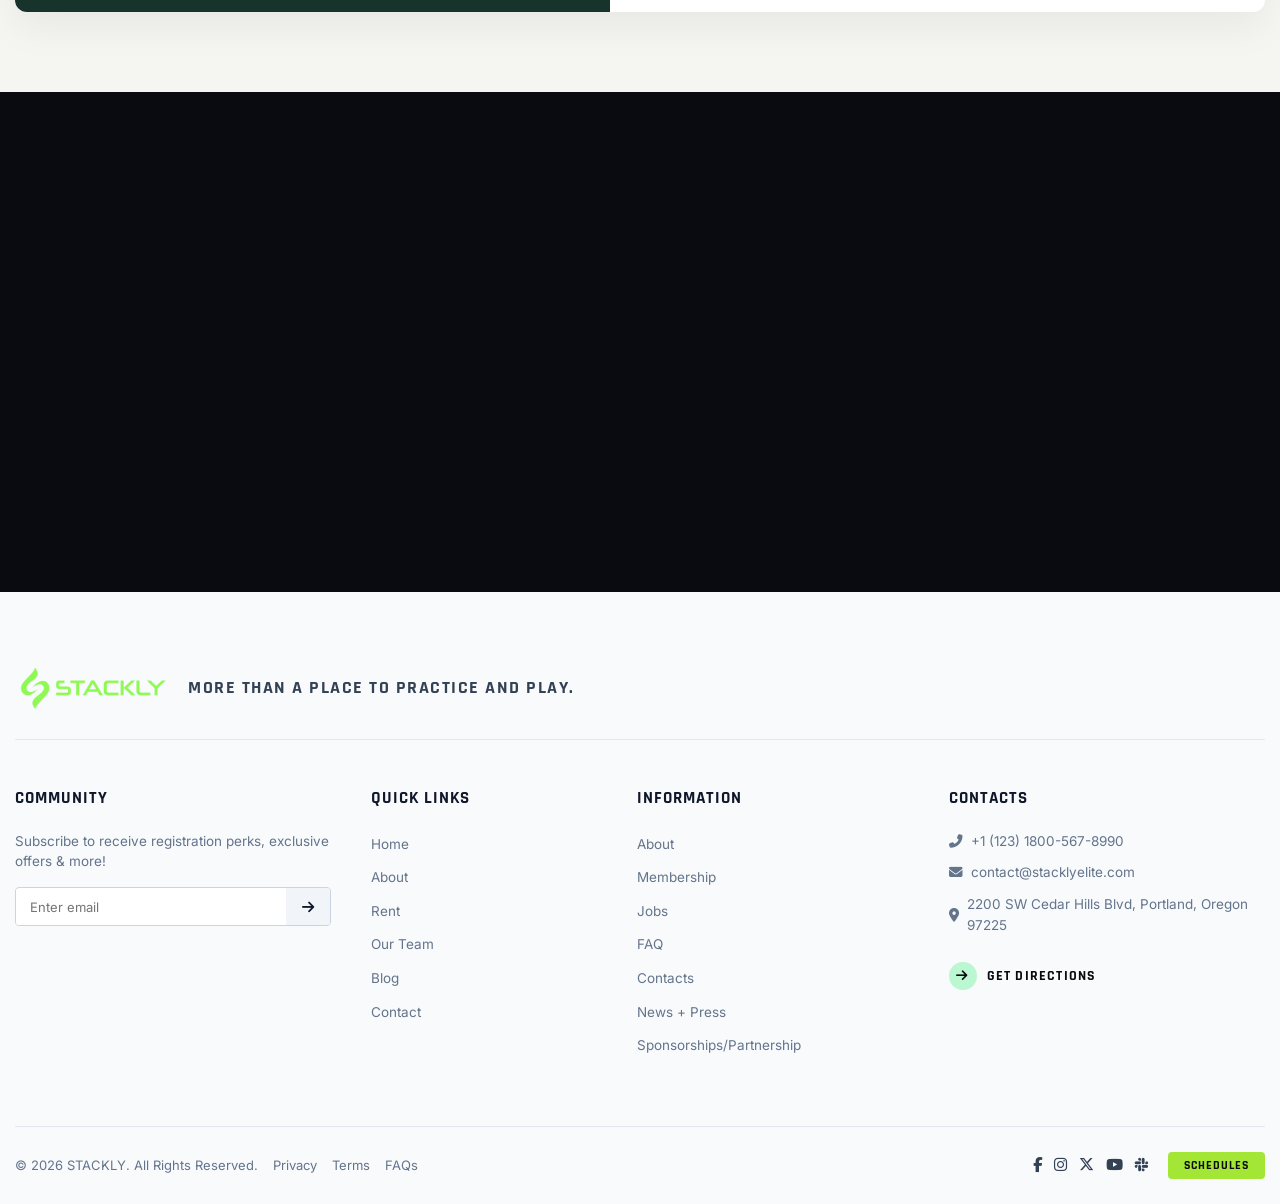
<file: contact.html>
﻿<!DOCTYPE html>
<html lang="en">
<head>
  <meta charset="UTF-8">
  <meta name="viewport" content="width=device-width, initial-scale=1.0">
  <title>Contact | Stackly Sports Club</title>
  <meta name="description" content="Contact Stackly Sports Club â€“ reach out to us for membership inquiries, facility bookings, or general questions.">

  <!-- Favicon -->
  <link rel="icon" type="image/webp" href="asset/image/stackly_.webp">

  <!-- FontAwesome 6 Icons -->
  <link rel="stylesheet" href="https://cdnjs.cloudflare.com/ajax/libs/font-awesome/6.5.1/css/all.min.css">

  <!-- Theme Stylesheet -->
  <link rel="stylesheet" href="asset/css/style.css">
  <link rel="stylesheet" href="asset/css/scroll-animations.css">
</head>
<body>

  <!-- ==========================================================================
       1. HEADER & NAVIGATION
       ========================================================================== -->
  <header class="header-area">
    <div class="nav-container">
      <!-- Logo Branding -->
      <a href="index.html" class="logo-wrapper">
        <img src="asset/image/stackly_.webp" alt="Stackly Logo" class="logo-img">
        
      </a>

      <!-- Navigation Menu -->
      <nav class="nav-menu" id="navMenu">
        <a href="index.html" class="nav-link">Home</a>
        <a href="about.html" class="nav-link">About</a>
        <a href="blog.html" class="nav-link">Blog</a>
        <a href="rent.html" class="nav-link">Rent</a>
        <a href="ourteam.html" class="nav-link">Our Team</a>
        <a href="contact.html" class="nav-link active">Contact</a>
        <a href="login.html" class="btn-enquiry mobile-only-enquiry">Enquiry</a>
        </nav>

      <!-- Nav Actions -->
      <div class="nav-actions">
       
        <a href="login.html" class="btn-enquiry">
          Enquiry
        </a>
        <button class="menu-toggle" id="menuToggle" aria-label="Toggle Menu">
          <i class="fas fa-bars"></i>
        </button>
      </div>
    </div>
  </header>

  <!-- ==========================================================================
       2. HERO SECTION
       ========================================================================== -->
  <section class="hero-slider-section" id="home">
    <!-- Diagonal Dynamic Accent Lines -->
    <div class="diagonal-accent-1"></div>
    <div class="diagonal-accent-2"></div>
    <div class="diagonal-accent-3"></div>

    <div class="slider-container">
      <!-- Contact Hero Slide -->
      <div class="hero-slide active">
        <img src="asset/image/hero-contact.webp" alt="Sports Stadium Facility" class="slide-bg">
        <div class="slide-overlay"></div>
        <div class="container">
          <div class="slide-content-wrap">
            <span class="slide-kicker">WE'RE HERE FOR YOU</span>
            <h1 class="slide-title">GET IN<br>TOUCH</h1>
            <p class="slide-desc">
              Have a question? Ready to join? We'd love to hear from you. Reach out and let's <strong>GET STARTED</strong> together.
            </p>
          </div>
        </div>
      </div>
    </div>

    <!-- ==========================================================================
         BOTTOM 6-CATEGORY HERO STRIP
         ========================================================================== -->
    <div class="hero-bottom-strip">
      <div class="strip-item">
        <img src="asset/image/sport-cycling.webp" alt="Cycling" class="strip-bg">
        <div class="strip-overlay"></div>
        <div class="strip-content">
          <i class="fas fa-bicycle strip-icon"></i>
          <span class="strip-title">CYCLING</span>
        </div>
      </div>
      <div class="strip-item">
        <img src="asset/image/sport-golf.webp" alt="Golf" class="strip-bg">
        <div class="strip-overlay"></div>
        <div class="strip-content">
          <i class="fas fa-golf-ball strip-icon"></i>
          <span class="strip-title">GOLF</span>
        </div>
      </div>
      <div class="strip-item">
        <img src="asset/image/sport-swimming.webp" alt="Swimming" class="strip-bg">
        <div class="strip-overlay"></div>
        <div class="strip-content">
          <i class="fas fa-swimmer strip-icon"></i>
          <span class="strip-title">SWIMMING</span>
        </div>
      </div>
      <div class="strip-item">
        <img src="asset/image/sport-tennis.webp" alt="Tennis" class="strip-bg">
        <div class="strip-overlay"></div>
        <div class="strip-content">
          <i class="fas fa-table-tennis strip-icon"></i>
          <span class="strip-title">TENNIS</span>
        </div>
      </div>
      <div class="strip-item">
        <img src="asset/image/sport-track.webp" alt="Track Training" class="strip-bg">
        <div class="strip-overlay"></div>
        <div class="strip-content">
          <i class="fas fa-running strip-icon"></i>
          <span class="strip-title">TRACK TRAINING</span>
        </div>
      </div>
      <div class="strip-item">
        <img src="asset/image/sport-weight.webp" alt="Weight Training" class="strip-bg">
        <div class="strip-overlay"></div>
        <div class="strip-content">
          <i class="fas fa-dumbbell strip-icon"></i>
          <span class="strip-title">WEIGHT TRAINING</span>
        </div>
      </div>
    </div>
  </section>

  <!-- ==========================================================================
       CONTACT PAGE â€” INFO & FORM SECTION
       ========================================================================== -->
  <section class="contact-page-section">
    <div class="container">
      <div class="contact-grid">
        
        <!-- Left: Contact Information -->
        <div class="contact-info">
          <h2>GET IN TOUCH</h2>
          <p>We're here to answer any questions you might have. Reach out to our team and we'll respond as soon as we can.</p>
          
          <ul class="contact-info-list">
            <li>
              <i class="fas fa-map-marker-alt"></i>
              <span><strong>Location:</strong><br>123 Stackly Sports Ave<br>New York, NY 10001</span>
            </li>
            <li>
              <i class="fas fa-phone-alt"></i>
              <span><strong>Phone:</strong><br>+1 (123) 1800-567-8990</span>
            </li>
            <li>
              <i class="fas fa-envelope"></i>
              <span><strong>Email:</strong><br>contact@stacklysports.com</span>
            </li>
          </ul>

          <div class="contact-hours">
            <h3>HOURS OF OPERATION</h3>
            <p>Monday - Friday: 6:00 AM - 10:00 PM<br>Saturday - Sunday: 7:00 AM - 8:00 PM</p>
          </div>
        </div>

        <!-- Right: Contact Form -->
        <div class="contact-form-wrapper">
          <h3>SEND US A MESSAGE</h3>
          <form class="contact-form" action="#" method="POST">
            <div class="form-group">
              <input type="text" name="name" placeholder="Your Name" oninput="this.value = this.value.replace(/[^a-zA-Z\s]/g, '')" required>
            </div>
            <div class="form-group">
              <input type="email" name="email" placeholder="Your Email Address" required>
            </div>
            <div class="form-group">
              <input type="tel" name="phone" placeholder="Your Phone Number" oninput="this.value = this.value.replace(/[^0-9]/g, '')">
            </div>
            <div class="form-group">
              <input type="text" name="subject" placeholder="Subject" required>
            </div>
            <div class="form-group">
              <textarea name="message" placeholder="How can we help you?" required></textarea>
            </div>
            <button type="submit" class="btn-submit-contact">SEND MESSAGE</button>
          </form>
        </div>

      </div>
    </div>
  </section>

  <!-- ==========================================================================
       CONTACT PAGE â€” FULL WIDTH MAP SECTION
       ========================================================================== -->
  <section class="map-section">
    <!-- Embed a generic New York sports club map location (Chelsea Piers Fitness as an example) -->
    <iframe src="https://www.google.com/maps/embed?pb=!1m18!1m12!1m3!1d3022.9663095343!2d-74.00425878459418!3d40.74076684379132!2m3!1f0!2f0!3f0!3m2!1i1024!2i768!4f13.1!3m3!1m2!1s0x89c259bf5c1654f3%3A0xc80f9cfce5383d5d!2sChelsea%20Piers%20Fitness!5e0!3m2!1sen!2sus!4v1689100000000!5m2!1sen!2sus" allowfullscreen="" loading="lazy" referrerpolicy="no-referrer-when-downgrade"></iframe>
  </section>

  <!-- ==========================================================================
       MASTER FOOTER
       ========================================================================== -->
  <footer class="master-sports-footer" id="contact-footer">
    <div class="container">
      <div class="footer-brand-banner">
        <a href="index.html" class="logo-wrapper">
          <img src="asset/image/stackly_.webp" alt="Stackly Logo" class="logo-img">
        </a>
        <div class="footer-slogan">MORE THAN A PLACE TO PRACTICE AND PLAY.</div>
      </div>

      <div class="master-footer-grid">
        <div>
          <h4 class="footer-col-title">Community</h4>
          <p class="footer-col-desc">Subscribe to receive registration perks, exclusive offers &amp; more!</p>
          <form class="footer-newsletter-form" onsubmit="event.preventDefault(); alert('Subscribed successfully!');">
            <input type="email" placeholder="Enter email" required>
            <button type="submit" aria-label="Submit newsletter"><i class="fas fa-arrow-right"></i></button>
          </form>
        </div>
        <div>
           <h4 class="footer-col-title">Quick Links</h4>
          <ul class="footer-nav-list">
            <li><a href="index.html">Home</a></li>
            <li><a href="about.html">About</a></li>
            <li><a href="rent.html">Rent</a></li>
            <li><a href="ourteam.html">Our Team</a></li>
            <li><a href="blog.html">Blog</a></li>
            <li><a href="contact.html">Contact</a></li>
          </ul>
        </div>
        <div>
           <h4 class="footer-col-title">Information</h4>
          <ul class="footer-nav-list">
            <li><a href="404.html">About</a></li>
            <li><a href="404.html">Membership</a></li>
            <li><a href="404.html">Jobs</a></li>
            <li><a href="404.html">FAQ</a></li>
            <li><a href="404.html">Contacts</a></li>
            <li><a href="404.html">News + Press</a></li>
            <li><a href="404.html">Sponsorships/Partnership</a></li>
          </ul>
        </div>
        <div>
          <h4 class="footer-col-title">Contacts</h4>
          <ul class="footer-contacts-list">
            <li><i class="fas fa-phone-alt"></i> +1 (123) 1800-567-8990</li>
            <li><i class="fas fa-envelope"></i> contact@stacklyelite.com</li>
            <li><i class="fas fa-map-marker-alt"></i> 2200 SW Cedar Hills Blvd, Portland, Oregon 97225</li>
          </ul>
          <a href="https://maps.google.com" target="_blank" class="program-action-link" style="margin-top: 15px;">
            <span class="arrow-circle-lime"><i class="fas fa-arrow-right"></i></span>
            <span>GET DIRECTIONS</span>
          </a>
        </div>
      </div>

      <div class="master-sub-footer">
        <div style="display: flex; align-items: center; flex-wrap: wrap;">
          <span>&copy; 2026 STACKLY. All Rights Reserved.</span>
          <div class="sub-footer-links">
            <a href="404.html">Privacy</a>
            <a href="404.html">Terms</a>
            <a href="404.html">FAQs</a>
          </div>
        </div>
        <div class="sub-footer-right">
          <div class="social-icons-row">
            <a href="404.html" aria-label="Facebook"><i class="fab fa-facebook-f"></i></a>
            <a href="404.html" aria-label="Instagram"><i class="fab fa-instagram"></i></a>
            <a href="404.html" aria-label="X Twitter"><i class="fab fa-x-twitter"></i></a>
            <a href="404.html" aria-label="YouTube"><i class="fab fa-youtube"></i></a>
            <a href="404.html" aria-label="Slack"><i class="fab fa-slack"></i></a>
          </div>
          <button class="btn-schedules" onclick="alert('Opening class schedules timetable...');">SCHEDULES</button>
        </div>
      </div>
    </div>
  </footer>

  <!-- Video Showreel Modal -->
  <div class="modal-overlay" id="videoModal">
    <div class="modal-box" style="max-width: 800px; padding: 20px;">
      <button class="modal-close-btn" id="closeVideoModal">&times;</button>
      <h3 style="font-family: var(--font-heading); font-size: 20px; text-transform: uppercase; margin-bottom: 15px; color: #fff;">
        <i class="fas fa-play-circle" style="color: var(--primary);"></i> Sports Highlights Showreel
      </h3>
      <div style="position: relative; padding-bottom: 56.25%; height: 0; overflow: hidden; border-radius: 6px;">
        <iframe style="position: absolute; top:0; left: 0; width: 100%; height: 100%; border: 0;"
          src="https://www.youtube-nocookie.com/embed/dQw4w9WgXcQ?autoplay=0"
          title="Sports Highlights"
          allow="accelerometer; autoplay; clipboard-write; encrypted-media; gyroscope; picture-in-picture"
          allowfullscreen></iframe>
      </div>
    </div>
  </div>

  <!-- Theme JavaScript File -->
  <script src="asset/js/main.js"></script>
<script>
document.addEventListener('DOMContentLoaded', function () {
  var go404 = function(e) { e.preventDefault(); window.location.href = '404.html'; };

  // CTA button classes to intercept
  var ctaBtnClasses = [
    'btn-all-testimonials','btn-about-explore','btn-proud-enrol',
    'btn-blog-member','btn-blog-benefits','btn-schedules',
    'btn-learn-more','btn-cta','btn-join-member','btn-join-benefits',
    'btn-join','btn-register','btn-book','btn-view','btn-enroll',
    'btn-get-started','btn-try','btn-explore','btn-play','btn-watch',
    'card-btn','hero-btn','program-btn','sport-btn','btn-clay-directions'
  ];
  ctaBtnClasses.forEach(function(cls) {
    document.querySelectorAll('.' + cls).forEach(function(el) {
      el.addEventListener('click', go404);
    });
  });

  // <a> tags pointing to services.html or 404.html-redirects (catch any remaining)
  document.querySelectorAll('a[href="services.html"]').forEach(function(a) {
    a.href = '404.html';
  });

  // Any button without onclick/type=submit whose text matches CTA keywords
  var keywords = ['LEARN MORE','JOIN NOW','GET STARTED','ALL TESTIMONIALS',
    'EXPLORE','REGISTER','BOOK NOW','VIEW MORE','ENROLL','BECOME A MEMBER',
    'MEMBERS BENEFITS','SCHEDULES','VIEW DETAILS','BUY NOW','ADD TO CART',
    'SHOP NOW','DISCOVER','READ MORE','SEE MORE','VIEW ALL','ALL REVIEWS',
    'ALL PROGRAMS','VIEW PROGRAM','GET TICKETS','APPLY NOW'];

  document.querySelectorAll('button, a.btn, a[class*="btn-"]').forEach(function(el) {
    var skipClasses = ['toggle-password','modal-close-btn','menu-toggle',
      'nav-icon-btn','tilted-nav-btn','btn-auth','social-btn',
      'btn-submit-contact','logout-btn','nav-link','btn-enquiry','btn-proud-enrol'];
    var isSkip = skipClasses.some(function(s){ return el.classList.contains(s); });
    var hasRealHref = el.tagName === 'A' && el.href &&
      !el.href.endsWith('#') && !el.href.includes('services.html') &&
      el.href.includes('.html') && !el.href.includes('404.html');
    if (!isSkip && !hasRealHref) {
      var txt = el.textContent.trim().toUpperCase();
      if (keywords.some(function(k){ return txt.indexOf(k) !== -1; })) {
        el.addEventListener('click', go404);
      }
    }
  });
});
</script>
<script src="asset/js/scroll-animations.js"></script>
</body>
</html>
</file>
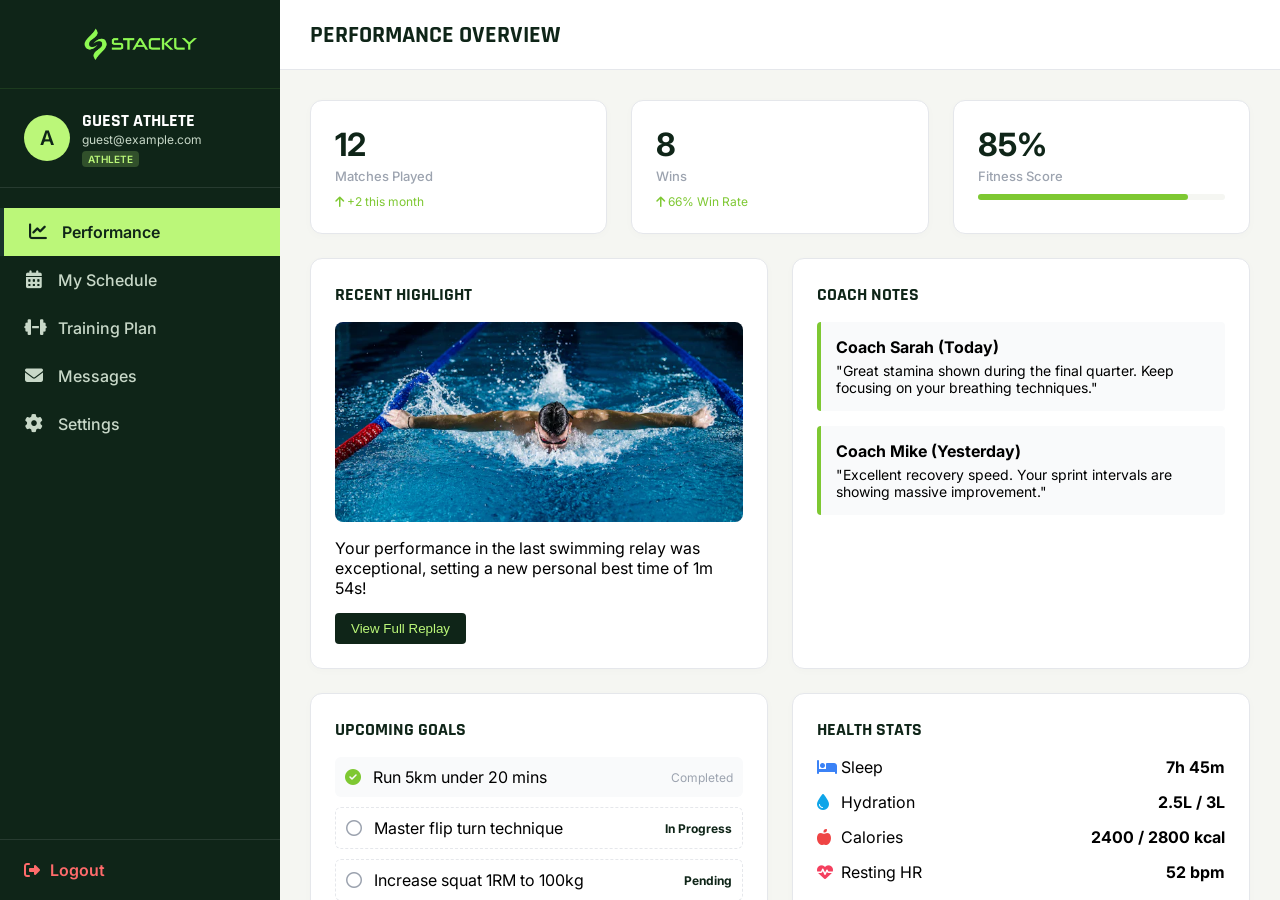
<file: dashboard-athlete.html>
<!DOCTYPE html>
<html lang="en">
<head>
  <meta charset="UTF-8">
  <meta name="viewport" content="width=device-width, initial-scale=1.0">
  <title>Athlete Dashboard | Stackly</title>
  <link rel="icon" type="image/webp" href="asset/image/stackly_.webp">
  <link rel="stylesheet" href="https://cdnjs.cloudflare.com/ajax/libs/font-awesome/6.5.1/css/all.min.css">
  <link href="https://fonts.googleapis.com/css2?family=Rajdhani:wght@500;600;700&family=Inter:wght@400;500;600&display=swap" rel="stylesheet">
  <style>
    *, *::before, *::after { box-sizing: border-box; margin: 0; padding: 0; }
    :root {
      --forest: #0f2518;
      --forest-mid: #18332b;
      --lime: #bbf779;
      --lime-dark: #7ec832;
      --dark: #0a1a08;
      --white: #ffffff;
      --gray: #9ca3af;
      --light-bg: #f5f6f2;
      --border: #e5e7eb;
    }
    body {
      font-family: 'Inter', sans-serif;
      background: var(--light-bg);
      display: flex;
      height: 100vh;
      overflow: hidden;
    }
    /* Sidebar */
    .sidebar {
      width: 280px;
      background: var(--forest);
      color: var(--white);
      display: flex;
      flex-direction: column;
      flex-shrink: 0;
    }
    .sidebar-header {
      padding: 24px;
      display: flex;
      align-items: center;
      gap: 12px;
      border-bottom: 1px solid rgba(255,255,255,0.1);
       filter: brightness(0) saturate(100%)
            invert(87%) sepia(29%) saturate(1000%)
            hue-rotate(42deg) brightness(105%) contrast(95%);
    }
    .sidebar-header img {
      width: 40px;
      height: 40px;
      border-radius: 50%;
      border: 2px solid var(--lime);
      background: #fff;
    }
    .sidebar-header h2 {
      font-family: 'Rajdhani', sans-serif;
      font-size: 24px;
      font-weight: 800;
      letter-spacing: 1px;
    }
    .sidebar-header h2 span { color: var(--lime); }
    
    .user-profile {
      padding: 20px 24px;
      border-bottom: 1px solid rgba(255,255,255,0.1);
      display: flex;
      align-items: center;
      gap: 12px;
    }
    .user-avatar {
      width: 46px;
      height: 46px;
      background: var(--lime);
      color: var(--forest);
      border-radius: 50%;
      display: flex;
      align-items: center;
      justify-content: center;
      font-size: 20px;
      font-weight: 600;
    }
    .user-info {
      overflow: hidden;
    }
    .user-name {
      font-family: 'Rajdhani', sans-serif;
      font-size: 18px;
      font-weight: 700;
      color: #fff;
      text-transform: uppercase;
      white-space: nowrap;
      overflow: hidden;
      text-overflow: ellipsis;
    }
    .user-email {
      font-size: 12px;
      color: #c8d8c8;
      white-space: nowrap;
      overflow: hidden;
      text-overflow: ellipsis;
    }
    .user-role-badge {
      display: inline-block;
      background: rgba(187, 247, 121, 0.2);
      color: var(--lime);
      font-size: 10px;
      padding: 2px 6px;
      border-radius: 4px;
      text-transform: uppercase;
      font-weight: 600;
      margin-top: 4px;
    }

    .nav-menu {
      padding: 20px 0;
      flex: 1;
    }
    .nav-item {
      padding: 14px 24px;
      display: flex;
      align-items: center;
      gap: 14px;
      color: #c8d8c8;
      cursor: pointer;
      transition: all 0.2s ease;
      font-weight: 500;
    }
    .nav-item:hover {
      background: rgba(255,255,255,0.05);
      color: #fff;
    }
    .nav-item.active {
      background: var(--lime);
      color: var(--forest);
      font-weight: 600;
      border-left: 4px solid var(--forest-mid);
    }
    .nav-item i { width: 20px; text-align: center; font-size: 18px; }
    
    .sidebar-footer {
      padding: 20px 24px;
      border-top: 1px solid rgba(255,255,255,0.1);
    }
    .logout-btn {
      display: flex;
      align-items: center;
      gap: 10px;
      color: #ff6b6b;
      text-decoration: none;
      font-weight: 600;
      transition: color 0.2s;
    }
    .logout-btn:hover { color: #ff8787; }

    /* Main Content */
    .main-content {
      flex: 1;
      display: flex;
      flex-direction: column;
      overflow: hidden;
    }
    .topbar {
      height: 70px;
      background: var(--white);
      border-bottom: 1px solid var(--border);
      display: flex;
      align-items: center;
      padding: 0 30px;
      justify-content: space-between;
    }
    .page-title {
      font-family: 'Rajdhani', sans-serif;
      font-size: 24px;
      font-weight: 700;
      color: var(--forest);
      text-transform: uppercase;
    }
    
    .content-area {
      flex: 1;
      padding: 30px;
      overflow-y: auto;
    }
    
    /* Sections */
    .dashboard-section {
      display: none;
      animation: fadeIn 0.3s ease;
    }
    .dashboard-section.active { display: block; }
    
    @keyframes fadeIn {
      from { opacity: 0; transform: translateY(10px); }
      to { opacity: 1; transform: translateY(0); }
    }

    /* Cards & Layout */
    .grid-2 { display: grid; grid-template-columns: 1fr 1fr; gap: 24px; margin-bottom: 24px; }
    .grid-3 { display: grid; grid-template-columns: repeat(3, 1fr); gap: 24px; margin-bottom: 24px; }
    
    .card {
      background: var(--white);
      border-radius: 12px;
      padding: 24px;
      border: 1px solid var(--border);
      box-shadow: 0 2px 10px rgba(0,0,0,0.02);
    }
    .card-header {
      display: flex;
      justify-content: space-between;
      align-items: center;
      margin-bottom: 16px;
    }
    .card-title {
      font-family: 'Rajdhani', sans-serif;
      font-size: 18px;
      font-weight: 700;
      color: var(--forest);
      text-transform: uppercase;
    }
    
    /* Stats */
    .stat-value {
      font-size: 32px;
      font-weight: 700;
      color: var(--forest);
      margin-bottom: 4px;
    }
    .stat-label { font-size: 13px; color: var(--gray); font-weight: 500; }
    
    /* Image Box */
    .image-box {
      width: 100%;
      height: 200px;
      border-radius: 8px;
      overflow: hidden;
      margin-bottom: 16px;
    }
    .image-box img {
      width: 100%;
      height: 100%;
      object-fit: cover;
    }
    .mobile-menu-btn { display: none; }
    .sidebar-overlay { display: none; }
    @media (max-width: 900px) {
      body { 
        flex-direction: column !important; 
        height: auto !important; 
        min-height: 100vh !important;
        overflow-x: hidden;
        overflow-y: auto !important;
      }
      .mobile-menu-btn { display: block !important; }
      .sidebar { 
        position: fixed !important;
        left: -100% !important;
        top: 0;
        bottom: 0;
        width: 280px !important;
        height: 100vh !important;
        z-index: 1000;
        transition: left 0.3s ease;
      }
      .sidebar.open { left: 0 !important; }
      .sidebar-overlay.active {
        display: block;
        position: fixed;
        top: 0; left: 0; right: 0; bottom: 0;
        background: rgba(0,0,0,0.5);
        z-index: 999;
      }
      .main-content { 
        padding: 15px !important; 
        overflow: visible !important; 
        width: 100% !important;
      }
      .grid-2, .grid-3 { 
        grid-template-columns: 1fr !important; 
        gap: 15px !important;
      }
      .sidebar-header img { width: 80px !important; }
      div[style*="display:flex;"] { flex-wrap: wrap !important; }
      section#messages > div > div { flex-direction: column !important; }
      section#messages > div > div > div[style*="width:30%"], 
      section#messages > div > div > div[style*="width:70%"] { 
        width: 100% !important; 
        border-right: none !important; 
        padding: 10px !important;
      }
    }
  </style>
</head>
<body>
  <div class="sidebar-overlay" id="sidebarOverlay"></div>

  <aside class="sidebar">
    <a href="index.html" class="sidebar-header" style="justify-content: center; padding: 24px 0;">
      <img src="asset/image/stackly_.webp" alt="Logo" style="width: 120px; height: auto; border: none; background: transparent; border-radius: 0;">
    </a>
    
    <div class="user-profile">
      <div class="user-avatar" id="userInitial">A</div>
      <div class="user-info">
        <div class="user-name" id="userName">Athlete Name</div>
        <div class="user-email" id="userEmail">athlete@example.com</div>
        <div class="user-role-badge">Athlete</div>
      </div>
    </div>

    <nav class="nav-menu">
      <div class="nav-item active" data-target="overview">
        <i class="fas fa-chart-line"></i> Performance
      </div>
      <div class="nav-item" data-target="schedule">
        <i class="fas fa-calendar-alt"></i> My Schedule
      </div>
      <div class="nav-item" data-target="training">
        <i class="fas fa-dumbbell"></i> Training Plan
      </div>
      <div class="nav-item" data-target="messages">
        <i class="fas fa-envelope"></i> Messages
      </div>
      <div class="nav-item" data-target="settings">
        <i class="fas fa-cog"></i> Settings
      </div>
    </nav>
    
    <div class="sidebar-footer">
      <a href="login.html" class="logout-btn" onclick="localStorage.removeItem('stacklyUser')">
        <i class="fas fa-sign-out-alt"></i> Logout
      </a>
    </div>
  </aside>

  <main class="main-content">
    <header class="topbar">
      <div style="display:flex; align-items:center; gap: 15px;">
        <button id="mobileMenuBtn" class="mobile-menu-btn" style="background:none; border:none; font-size:24px; color:var(--forest); cursor:pointer;">
          <i class="fas fa-bars"></i>
        </button>
        <div class="page-title" id="pageTitle">Performance Overview</div>
      </div>
    </header>
    
    <div class="content-area">
      <!-- 1. Overview -->
      <section id="overview" class="dashboard-section active">
        <div class="grid-3">
          <div class="card">
            <div class="stat-value">12</div>
            <div class="stat-label">Matches Played</div>
            <div style="margin-top:10px; font-size:12px; color:var(--lime-dark);"><i class="fas fa-arrow-up"></i> +2 this month</div>
          </div>
          <div class="card">
            <div class="stat-value">8</div>
            <div class="stat-label">Wins</div>
            <div style="margin-top:10px; font-size:12px; color:var(--lime-dark);"><i class="fas fa-arrow-up"></i> 66% Win Rate</div>
          </div>
          <div class="card">
            <div class="stat-value">85%</div>
            <div class="stat-label">Fitness Score</div>
            <div style="background:var(--light-bg); height:6px; border-radius:3px; margin-top:10px;">
               <div style="background:var(--lime-dark); width:85%; height:100%; border-radius:3px;"></div>
            </div>
          </div>
        </div>
        <div class="grid-2">
          <div class="card">
            <div class="card-header"><h3 class="card-title">Recent Highlight</h3></div>
            <div class="image-box">
              <img src="asset/image/sport-swimming.webp" alt="Highlight">
            </div>
            <p>Your performance in the last swimming relay was exceptional, setting a new personal best time of 1m 54s!</p>
           <a href="404.html" ><button style="margin-top: 15px; padding: 8px 16px; background: var(--forest); color: var(--lime); border: none; border-radius: 4px; cursor: pointer;">View Full Replay</button></a>
          </div>
          <div class="card">
            <div class="card-header"><h3 class="card-title">Coach Notes</h3></div>
            <div style="background: #f9fafb; padding: 15px; border-left: 4px solid var(--lime-dark); margin-bottom: 15px; border-radius: 4px;">
              <strong>Coach Sarah (Today)</strong>
              <p style="margin-top: 5px; font-size: 14px;">"Great stamina shown during the final quarter. Keep focusing on your breathing techniques."</p>
            </div>
            <div style="background: #f9fafb; padding: 15px; border-left: 4px solid var(--lime-dark); border-radius: 4px;">
              <strong>Coach Mike (Yesterday)</strong>
              <p style="margin-top: 5px; font-size: 14px;">"Excellent recovery speed. Your sprint intervals are showing massive improvement."</p>
            </div>
          </div>
        </div>
        <div class="grid-2">
          <div class="card">
            <div class="card-header"><h3 class="card-title">Upcoming Goals</h3></div>
            <ul style="list-style:none; display:flex; flex-direction:column; gap:10px;">
              <li style="padding:10px; background:#f9fafb; border-radius:6px; display:flex; justify-content:space-between; align-items:center;">
                <span><i class="fas fa-check-circle" style="color:var(--lime-dark); margin-right:8px;"></i> Run 5km under 20 mins</span>
                <span style="color:var(--gray); font-size:12px;">Completed</span>
              </li>
              <li style="padding:10px; border:1px dashed var(--border); border-radius:6px; display:flex; justify-content:space-between; align-items:center;">
                <span><i class="far fa-circle" style="color:var(--gray); margin-right:8px;"></i> Master flip turn technique</span>
                <span style="color:var(--forest); font-size:12px; font-weight:bold;">In Progress</span>
              </li>
              <li style="padding:10px; border:1px dashed var(--border); border-radius:6px; display:flex; justify-content:space-between; align-items:center;">
                <span><i class="far fa-circle" style="color:var(--gray); margin-right:8px;"></i> Increase squat 1RM to 100kg</span>
                <span style="color:var(--forest); font-size:12px; font-weight:bold;">Pending</span>
              </li>
            </ul>
          </div>
          <div class="card">
            <div class="card-header"><h3 class="card-title">Health Stats</h3></div>
            <div style="display:flex; flex-direction:column; gap:15px; margin-top:10px;">
              <div style="display:flex; justify-content:space-between; align-items:center;">
                <span><i class="fas fa-bed" style="color:#3b82f6; width:20px;"></i> Sleep</span>
                <strong>7h 45m</strong>
              </div>
              <div style="display:flex; justify-content:space-between; align-items:center;">
                <span><i class="fas fa-tint" style="color:#0ea5e9; width:20px;"></i> Hydration</span>
                <strong>2.5L / 3L</strong>
              </div>
              <div style="display:flex; justify-content:space-between; align-items:center;">
                <span><i class="fas fa-apple-alt" style="color:#ef4444; width:20px;"></i> Calories</span>
                <strong>2400 / 2800 kcal</strong>
              </div>
              <div style="display:flex; justify-content:space-between; align-items:center;">
                <span><i class="fas fa-heartbeat" style="color:#f43f5e; width:20px;"></i> Resting HR</span>
                <strong>52 bpm</strong>
              </div>
            </div>
          </div>
        </div>
      </section>

      <!-- 2. Schedule -->
      <section id="schedule" class="dashboard-section">
        <div class="grid-2">
          <div class="card">
            <div class="card-header"><h3 class="card-title">Upcoming Events</h3></div>
            <div style="display:flex; flex-direction:column; gap:15px;">
              <div style="display:flex; gap:15px; align-items:center; border-bottom:1px solid var(--border); padding-bottom:15px;">
                <div style="background:var(--forest); color:white; padding:10px; border-radius:8px; text-align:center; min-width:60px;">
                  <div style="font-size:12px; text-transform:uppercase;">Oct</div>
                  <div style="font-size:20px; font-weight:bold; color:var(--lime);">12</div>
                </div>
                <div>
                  <h4 style="margin-bottom:5px;">Regional Qualifiers</h4>
                  <p style="font-size:13px; color:var(--gray);"><i class="fas fa-map-marker-alt"></i> Main Stadium, North Wing</p>
                </div>
              </div>
              <div style="display:flex; gap:15px; align-items:center; border-bottom:1px solid var(--border); padding-bottom:15px;">
                <div style="background:var(--forest); color:white; padding:10px; border-radius:8px; text-align:center; min-width:60px;">
                  <div style="font-size:12px; text-transform:uppercase;">Oct</div>
                  <div style="font-size:20px; font-weight:bold; color:var(--lime);">15</div>
                </div>
                <div>
                  <h4 style="margin-bottom:5px;">Team Practice & Scrimmage</h4>
                  <p style="font-size:13px; color:var(--gray);"><i class="fas fa-map-marker-alt"></i> Indoor Fieldhouse</p>
                </div>
              </div>
            </div>
          </div>
          <div class="card">
            <div class="card-header"><h3 class="card-title">Event Photos</h3></div>
            <div class="image-box" style="height: 250px;">
              <img src="asset/image/team-swim-1.webp" alt="Schedule">
            </div>
          </div>
        </div>
      </section>

      <!-- 3. Training Plan -->
      <section id="training" class="dashboard-section">
        <div class="grid-2">
          <div class="card">
            <div class="card-header"><h3 class="card-title">Current Regimen (Week 4)</h3></div>
            <p style="font-weight:600; margin-bottom:15px;">Focus: Core Strength & Agility</p>
            
            <div style="margin-bottom: 15px;">
              <div style="display:flex; justify-content:space-between; margin-bottom:5px;">
                <span style="font-size:14px; font-weight:500;">Weekly Progress</span>
                <span style="font-size:14px; font-weight:600; color:var(--forest);">60%</span>
              </div>
              <div style="background:var(--light-bg); height:8px; border-radius:4px;">
                 <div style="background:var(--lime-dark); width:60%; height:100%; border-radius:4px;"></div>
              </div>
            </div>

            <ul style="list-style:none; display:flex; flex-direction:column; gap:10px;">
              <li style="padding:10px; background:#f9fafb; border-radius:6px; display:flex; justify-content:space-between;">
                <span><i class="fas fa-check-circle" style="color:var(--lime-dark); margin-right:8px;"></i> Morning: 5km run</span>
                <span style="color:var(--gray); font-size:12px;">Completed</span>
              </li>
              <li style="padding:10px; background:#f9fafb; border-radius:6px; display:flex; justify-content:space-between;">
                <span><i class="fas fa-check-circle" style="color:var(--lime-dark); margin-right:8px;"></i> Afternoon: Stretching</span>
                <span style="color:var(--gray); font-size:12px;">Completed</span>
              </li>
              <li style="padding:10px; border:1px dashed var(--border); border-radius:6px; display:flex; justify-content:space-between;">
                <span><i class="far fa-circle" style="color:var(--gray); margin-right:8px;"></i> Evening: Weights (Upper Body)</span>
                <span style="color:var(--lime-dark); font-size:12px; font-weight:bold;">Pending</span>
              </li>
            </ul>
          </div>
          <div class="card">
            <div class="image-box" style="height: 100%;">
              <img src="asset/image/program-fitness.webp" alt="Fitness">
            </div>
          </div>
        </div>
      </section>

      <!-- 4. Messages -->
      <section id="messages" class="dashboard-section">
        <div class="card" style="padding:0; overflow:hidden;">
          <div class="card-header" style="padding:20px; border-bottom:1px solid var(--border); margin-bottom:0;"><h3 class="card-title">Inbox</h3></div>
          <div style="display:flex;">
            <div style="width:30%; border-right:1px solid var(--border);">
              <div style="padding:15px; border-bottom:1px solid var(--border); background:#f9fafb; cursor:pointer;">
                <strong style="display:block;">Coach Sarah</strong>
                <span style="font-size:12px; color:var(--gray);">Re: Practice Schedule...</span>
              </div>
              <div style="padding:15px; border-bottom:1px solid var(--border); cursor:pointer;">
                <strong style="display:block;">Team Captain</strong>
                <span style="font-size:12px; color:var(--gray);">Game on Saturday!</span>
              </div>
            </div>
            <div style="width:70%; padding:20px;">
              <h4 style="margin-bottom:10px;">Re: Practice Schedule Updates</h4>
              <p style="font-size:14px; color:var(--gray); margin-bottom:20px;">From: Coach Sarah &lt;sarah@stackly.com&gt;</p>
              <p style="font-size:14px; line-height:1.6;">Hi team,<br><br>Just a quick reminder that tomorrow's practice has been moved to the indoor fieldhouse due to incoming rain. Please bring your indoor turf shoes.<br><br>See you there!</p>
              <div style="margin-top:20px; display:flex; gap:10px;">
                <input type="text" placeholder="Reply..." style="flex:1; padding:10px; border:1px solid var(--border); border-radius:4px;">
                <button style="padding:10px 20px; background:var(--forest); color:var(--lime); border:none; border-radius:4px; cursor:pointer;"><i class="fas fa-paper-plane"></i></button>
              </div>
            </div>
          </div>
        </div>
      </section>

      <!-- 5. Settings -->
      <section id="settings" class="dashboard-section">
        <div class="grid-2">
          <div class="card">
            <div class="card-header"><h3 class="card-title">Profile Settings</h3></div>
            <form style="display:flex; flex-direction:column; gap:15px;">
              <div>
                <label style="display:block; font-size:12px; font-weight:600; margin-bottom:5px; text-transform:uppercase;">Full Name</label>
                <input type="text" value="Athlete Name" style="width:100%; padding:10px; border:1px solid var(--border); border-radius:4px; font-family:'Inter';">
              </div>
              <div>
                <label style="display:block; font-size:12px; font-weight:600; margin-bottom:5px; text-transform:uppercase;">Email Address</label>
                <input type="email" value="athlete@example.com" style="width:100%; padding:10px; border:1px solid var(--border); border-radius:4px; font-family:'Inter';">
              </div>
              <div>
                <label style="display:block; font-size:12px; font-weight:600; margin-bottom:5px; text-transform:uppercase;">Jersey Number</label>
                <input type="text" value="10" style="width:100%; padding:10px; border:1px solid var(--border); border-radius:4px; font-family:'Inter';">
              </div>
             <a href="404.html"><button type="button" style="padding:12px; background:var(--forest); color:var(--lime); border:none; border-radius:4px; font-weight:bold; cursor:pointer;">Save Changes</button></a>
            </form>
          </div>
          <div class="card">
             <div class="card-header"><h3 class="card-title">Notifications</h3></div>
             <div style="display:flex; justify-content:space-between; padding:15px 0; border-bottom:1px solid var(--border);">
               <span>Email Alerts</span>
               <input type="checkbox" checked style="accent-color:var(--lime-dark);">
             </div>
             <div style="display:flex; justify-content:space-between; padding:15px 0; border-bottom:1px solid var(--border);">
               <span>SMS Reminders</span>
               <input type="checkbox" style="accent-color:var(--lime-dark);">
             </div>
             <div style="display:flex; justify-content:space-between; padding:15px 0;">
               <span>Coach Feedback Alerts</span>
               <input type="checkbox" checked style="accent-color:var(--lime-dark);">
             </div>
          </div>
        </div>
      </section>
    </div>
  </main>

  <script>
    // Load User Data
    const userData = JSON.parse(localStorage.getItem('stacklyUser'));
    if (userData) {
      document.getElementById('userName').textContent = userData.name;
      document.getElementById('userEmail').textContent = userData.email;
      document.getElementById('userInitial').textContent = userData.name.charAt(0).toUpperCase();
    } else {
      // Fallback
      document.getElementById('userName').textContent = "Guest Athlete";
      document.getElementById('userEmail').textContent = "guest@example.com";
    }

    // Tab Switching
    const navItems = document.querySelectorAll('.nav-item');
    const sections = document.querySelectorAll('.dashboard-section');
    const pageTitle = document.getElementById('pageTitle');

    navItems.forEach(item => {
      item.addEventListener('click', () => {
        // Remove active class
        navItems.forEach(n => n.classList.remove('active'));
        sections.forEach(s => s.classList.remove('active'));
        
        // Add active class
        item.classList.add('active');
        const targetId = item.getAttribute('data-target');
        document.getElementById(targetId).classList.add('active');
        
        // Update Title
        pageTitle.textContent = item.textContent.trim();

        // Close sidebar on mobile after clicking a link
        if (window.innerWidth <= 900) {
          document.querySelector('.sidebar').classList.remove('open');
          document.getElementById('sidebarOverlay').classList.remove('active');
        }
      });
    });

    // Mobile Menu Toggle
    const mobileMenuBtn = document.getElementById('mobileMenuBtn');
    const sidebar = document.querySelector('.sidebar');
    const sidebarOverlay = document.getElementById('sidebarOverlay');

    mobileMenuBtn.addEventListener('click', () => {
      sidebar.classList.add('open');
      sidebarOverlay.classList.add('active');
    });

    sidebarOverlay.addEventListener('click', () => {
      sidebar.classList.remove('open');
      sidebarOverlay.classList.remove('active');
    });
  </script>
<script>
document.addEventListener('DOMContentLoaded', function () {
  var go404 = function(e) { e.preventDefault(); window.location.href = '404.html'; };

  // CTA button classes to intercept
  var ctaBtnClasses = [
    'btn-all-testimonials','btn-about-explore','btn-proud-enrol',
    'btn-blog-member','btn-blog-benefits','btn-schedules',
    'btn-learn-more','btn-cta','btn-join-member','btn-join-benefits',
    'btn-join','btn-register','btn-book','btn-view','btn-enroll',
    'btn-get-started','btn-try','btn-explore','btn-play','btn-watch',
    'card-btn','hero-btn','program-btn','sport-btn','btn-clay-directions'
  ];
  ctaBtnClasses.forEach(function(cls) {
    document.querySelectorAll('.' + cls).forEach(function(el) {
      el.addEventListener('click', go404);
    });
  });

  // <a> tags pointing to services.html or 404.html-redirects (catch any remaining)
  document.querySelectorAll('a[href="services.html"]').forEach(function(a) {
    a.href = '404.html';
  });

  // Any button without onclick/type=submit whose text matches CTA keywords
  var keywords = ['LEARN MORE','JOIN NOW','GET STARTED','ALL TESTIMONIALS',
    'EXPLORE','REGISTER','BOOK NOW','VIEW MORE','ENROLL','BECOME A MEMBER',
    'MEMBERS BENEFITS','SCHEDULES','VIEW DETAILS','BUY NOW','ADD TO CART',
    'SHOP NOW','DISCOVER','READ MORE','SEE MORE','VIEW ALL','ALL REVIEWS',
    'ALL PROGRAMS','VIEW PROGRAM','GET TICKETS','APPLY NOW'];

  document.querySelectorAll('button, a.btn, a[class*="btn-"]').forEach(function(el) {
    var skipClasses = ['toggle-password','modal-close-btn','menu-toggle',
      'nav-icon-btn','tilted-nav-btn','btn-auth','social-btn',
      'btn-submit-contact','logout-btn','nav-link','btn-enquiry','btn-proud-enrol'];
    var isSkip = skipClasses.some(function(s){ return el.classList.contains(s); });
    var hasRealHref = el.tagName === 'A' && el.href &&
      !el.href.endsWith('#') && !el.href.includes('services.html') &&
      el.href.includes('.html') && !el.href.includes('404.html');
    if (!isSkip && !hasRealHref) {
      var txt = el.textContent.trim().toUpperCase();
      if (keywords.some(function(k){ return txt.indexOf(k) !== -1; })) {
        el.addEventListener('click', go404);
      }
    }
  });
});
</script>
</body>
</html>
</file>
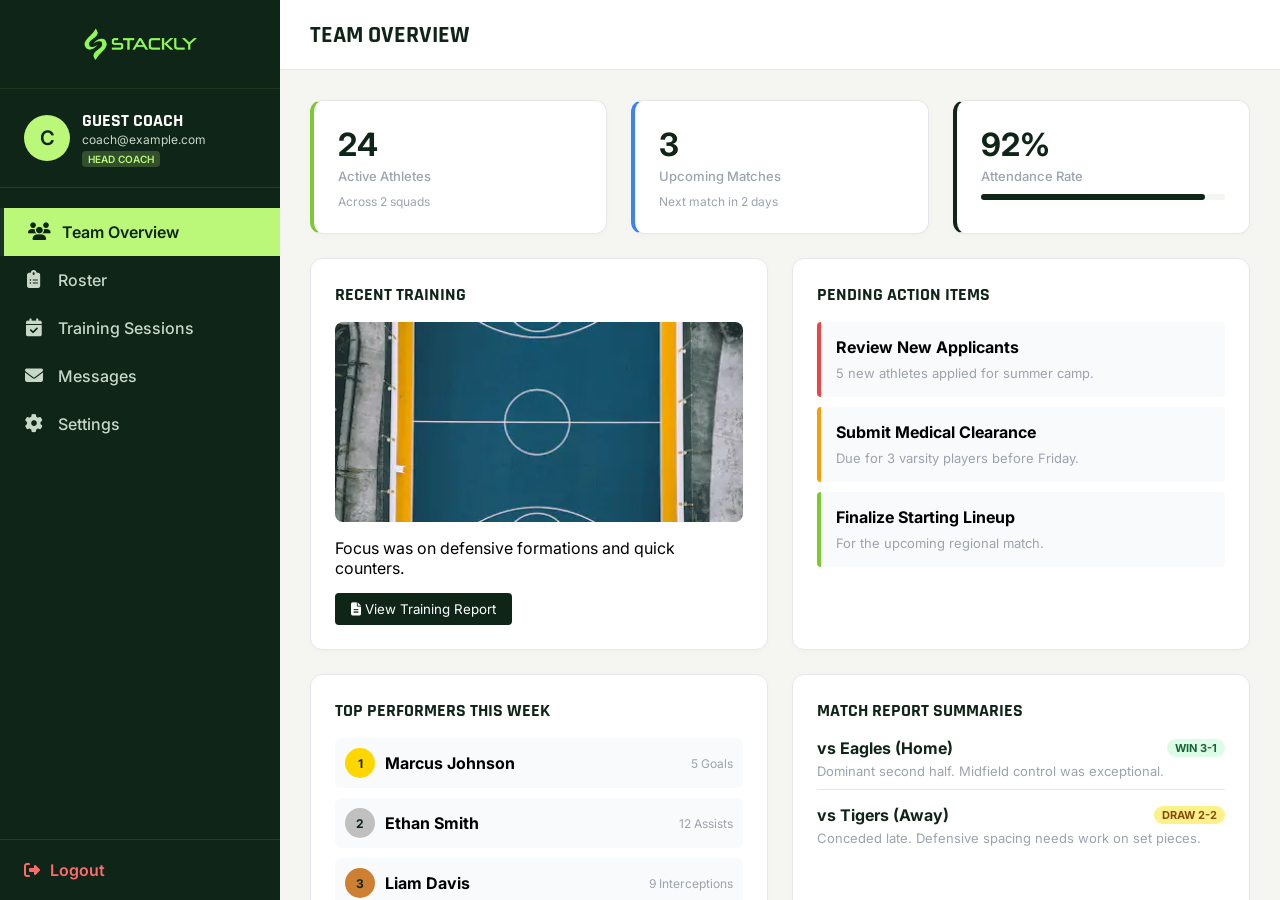
<file: dashboard-coach.html>
<!DOCTYPE html>
<html lang="en">
<head>
  <meta charset="UTF-8">
  <meta name="viewport" content="width=device-width, initial-scale=1.0">
  <title>Coach Dashboard | Stackly</title>
  <link rel="icon" type="image/webp" href="asset/image/stackly_.webp">
  <link rel="stylesheet" href="https://cdnjs.cloudflare.com/ajax/libs/font-awesome/6.5.1/css/all.min.css">
  <link href="https://fonts.googleapis.com/css2?family=Rajdhani:wght@500;600;700&family=Inter:wght@400;500;600&display=swap" rel="stylesheet">
  <style>
    *, *::before, *::after { box-sizing: border-box; margin: 0; padding: 0; }
    :root {
      --forest: #0f2518;
      --forest-mid: #18332b;
      --lime: #bbf779;
      --lime-dark: #7ec832;
      --dark: #0a1a08;
      --white: #ffffff;
      --gray: #9ca3af;
      --light-bg: #f5f6f2;
      --border: #e5e7eb;
    }
    body {
      font-family: 'Inter', sans-serif;
      background: var(--light-bg);
      display: flex;
      height: 100vh;
      overflow: hidden;
    }
    /* Sidebar */
    .sidebar {
      width: 280px;
      background: var(--forest);
      color: var(--white);
      display: flex;
      flex-direction: column;
      flex-shrink: 0;
    }
    .sidebar-header {
      padding: 24px;
      display: flex;
      align-items: center;
      gap: 12px;
      border-bottom: 1px solid rgba(255,255,255,0.1);
       filter: brightness(0) saturate(100%)
            invert(87%) sepia(29%) saturate(1000%)
            hue-rotate(42deg) brightness(105%) contrast(95%);
    }
    .sidebar-header img {
      width: 40px;
      height: 40px;
      border-radius: 50%;
      border: 2px solid var(--lime);
      background: #fff;
    }
    .sidebar-header h2 {
      font-family: 'Rajdhani', sans-serif;
      font-size: 24px;
      font-weight: 800;
      letter-spacing: 1px;
    }
    .sidebar-header h2 span { color: var(--lime); }
    
    .user-profile {
      padding: 20px 24px;
      border-bottom: 1px solid rgba(255,255,255,0.1);
      display: flex;
      align-items: center;
      gap: 12px;
    }
    .user-avatar {
      width: 46px;
      height: 46px;
      background: var(--lime);
      color: var(--forest);
      border-radius: 50%;
      display: flex;
      align-items: center;
      justify-content: center;
      font-size: 20px;
      font-weight: 600;
    }
    .user-info {
      overflow: hidden;
    }
    .user-name {
      font-family: 'Rajdhani', sans-serif;
      font-size: 18px;
      font-weight: 700;
      color: #fff;
      text-transform: uppercase;
      white-space: nowrap;
      overflow: hidden;
      text-overflow: ellipsis;
    }
    .user-email {
      font-size: 12px;
      color: #c8d8c8;
      white-space: nowrap;
      overflow: hidden;
      text-overflow: ellipsis;
    }
    .user-role-badge {
      display: inline-block;
      background: rgba(187, 247, 121, 0.2);
      color: var(--lime);
      font-size: 10px;
      padding: 2px 6px;
      border-radius: 4px;
      text-transform: uppercase;
      font-weight: 600;
      margin-top: 4px;
    }

    .nav-menu {
      padding: 20px 0;
      flex: 1;
    }
    .nav-item {
      padding: 14px 24px;
      display: flex;
      align-items: center;
      gap: 14px;
      color: #c8d8c8;
      cursor: pointer;
      transition: all 0.2s ease;
      font-weight: 500;
    }
    .nav-item:hover {
      background: rgba(255,255,255,0.05);
      color: #fff;
    }
    .nav-item.active {
      background: var(--lime);
      color: var(--forest);
      font-weight: 600;
      border-left: 4px solid var(--forest-mid);
    }
    .nav-item i { width: 20px; text-align: center; font-size: 18px; }
    
    .sidebar-footer {
      padding: 20px 24px;
      border-top: 1px solid rgba(255,255,255,0.1);
    }
    .logout-btn {
      display: flex;
      align-items: center;
      gap: 10px;
      color: #ff6b6b;
      text-decoration: none;
      font-weight: 600;
      transition: color 0.2s;
    }
    .logout-btn:hover { color: #ff8787; }

    /* Main Content */
    .main-content {
      flex: 1;
      display: flex;
      flex-direction: column;
      overflow: hidden;
    }
    .topbar {
      height: 70px;
      background: var(--white);
      border-bottom: 1px solid var(--border);
      display: flex;
      align-items: center;
      padding: 0 30px;
      justify-content: space-between;
    }
    .page-title {
      font-family: 'Rajdhani', sans-serif;
      font-size: 24px;
      font-weight: 700;
      color: var(--forest);
      text-transform: uppercase;
    }
    
    .content-area {
      flex: 1;
      padding: 30px;
      overflow-y: auto;
    }
    
    /* Sections */
    .dashboard-section {
      display: none;
      animation: fadeIn 0.3s ease;
    }
    .dashboard-section.active { display: block; }
    
    @keyframes fadeIn {
      from { opacity: 0; transform: translateY(10px); }
      to { opacity: 1; transform: translateY(0); }
    }

    /* Cards & Layout */
    .grid-2 { display: grid; grid-template-columns: 1fr 1fr; gap: 24px; margin-bottom: 24px; }
    .grid-3 { display: grid; grid-template-columns: repeat(3, 1fr); gap: 24px; margin-bottom: 24px; }
    
    .card {
      background: var(--white);
      border-radius: 12px;
      padding: 24px;
      border: 1px solid var(--border);
      box-shadow: 0 2px 10px rgba(0,0,0,0.02);
    }
    .card-header {
      display: flex;
      justify-content: space-between;
      align-items: center;
      margin-bottom: 16px;
    }
    .card-title {
      font-family: 'Rajdhani', sans-serif;
      font-size: 18px;
      font-weight: 700;
      color: var(--forest);
      text-transform: uppercase;
    }
    
    /* Stats */
    .stat-value {
      font-size: 32px;
      font-weight: 700;
      color: var(--forest);
      margin-bottom: 4px;
    }
    .stat-label { font-size: 13px; color: var(--gray); font-weight: 500; }
    
    /* Image Box */
    .image-box {
      width: 100%;
      height: 200px;
      border-radius: 8px;
      overflow: hidden;
      margin-bottom: 16px;
    }
    .image-box img {
      width: 100%;
      height: 100%;
      object-fit: cover;
    }
    .mobile-menu-btn { display: none; }
    .sidebar-overlay { display: none; }
    @media (max-width: 900px) {
      body { 
        flex-direction: column !important; 
        height: auto !important; 
        min-height: 100vh !important;
        overflow-x: hidden;
        overflow-y: auto !important;
      }
      .mobile-menu-btn { display: block !important; }
      .sidebar { 
        position: fixed !important;
        left: -100% !important;
        top: 0;
        bottom: 0;
        width: 280px !important;
        height: 100vh !important;
        z-index: 1000;
        transition: left 0.3s ease;
      }
      .sidebar.open { left: 0 !important; }
      .sidebar-overlay.active {
        display: block;
        position: fixed;
        top: 0; left: 0; right: 0; bottom: 0;
        background: rgba(0,0,0,0.5);
        z-index: 999;
      }
      .main-content { 
        padding: 15px !important; 
        overflow: visible !important; 
        width: 100% !important;
      }
      .grid-2, .grid-3 { 
        grid-template-columns: 1fr !important; 
        gap: 15px !important;
      }
      .sidebar-header img { width: 80px !important; }
      div[style*="display:flex;"] { flex-wrap: wrap !important; }
      section#messages > div > div { flex-direction: column !important; }
      section#messages > div > div > div[style*="width:30%"], 
      section#messages > div > div > div[style*="width:70%"] { 
        width: 100% !important; 
        border-right: none !important; 
        padding: 10px !important;
      }
    }
  </style>
</head>
<body>
  <div class="sidebar-overlay" id="sidebarOverlay"></div>

  <aside class="sidebar">
    <a href="index.html" class="sidebar-header" style="justify-content: center; padding: 24px 0;">
      <img src="asset/image/stackly_.webp" alt="Logo" style="width: 120px; height: auto; border: none; background: transparent; border-radius: 0;">
    </a>
    
    <div class="user-profile">
      <div class="user-avatar" id="userInitial">C</div>
      <div class="user-info">
        <div class="user-name" id="userName">Coach Name</div>
        <div class="user-email" id="userEmail">coach@example.com</div>
        <div class="user-role-badge">Head Coach</div>
      </div>
    </div>

    <nav class="nav-menu">
      <div class="nav-item active" data-target="team">
        <i class="fas fa-users"></i> Team Overview
      </div>
      <div class="nav-item" data-target="roster">
        <i class="fas fa-clipboard-list"></i> Roster
      </div>
      <div class="nav-item" data-target="sessions">
        <i class="fas fa-calendar-check"></i> Training Sessions
      </div>
      <div class="nav-item" data-target="messages">
        <i class="fas fa-envelope"></i> Messages
      </div>
      <div class="nav-item" data-target="settings">
        <i class="fas fa-cog"></i> Settings
      </div>
    </nav>
    
    <div class="sidebar-footer">
      <a href="login.html" class="logout-btn" onclick="localStorage.removeItem('stacklyUser')">
        <i class="fas fa-sign-out-alt"></i> Logout
      </a>
    </div>
  </aside>

  <main class="main-content">
    <header class="topbar">
      <div style="display:flex; align-items:center; gap: 15px;">
        <button id="mobileMenuBtn" class="mobile-menu-btn" style="background:none; border:none; font-size:24px; color:var(--forest); cursor:pointer;">
          <i class="fas fa-bars"></i>
        </button>
        <div class="page-title" id="pageTitle">Team Overview</div>
      </div>
    </header>
    
    <div class="content-area">
      <!-- 1. Team Overview -->
      <section id="team" class="dashboard-section active">
        <div class="grid-3">
          <div class="card" style="border-left: 4px solid var(--lime-dark);">
            <div class="stat-value">24</div>
            <div class="stat-label">Active Athletes</div>
            <div style="margin-top:10px; font-size:12px; color:var(--gray);">Across 2 squads</div>
          </div>
          <div class="card" style="border-left: 4px solid #3b82f6;">
            <div class="stat-value">3</div>
            <div class="stat-label">Upcoming Matches</div>
            <div style="margin-top:10px; font-size:12px; color:var(--gray);">Next match in 2 days</div>
          </div>
          <div class="card" style="border-left: 4px solid var(--forest);">
            <div class="stat-value">92%</div>
            <div class="stat-label">Attendance Rate</div>
            <div style="background:var(--light-bg); height:6px; border-radius:3px; margin-top:10px;">
               <div style="background:var(--forest); width:92%; height:100%; border-radius:3px;"></div>
            </div>
          </div>
        </div>
        <div class="grid-2">
          <div class="card">
            <div class="card-header"><h3 class="card-title">Recent Training</h3></div>
            <div class="image-box">
              <img src="asset/image/team-soccer-1.webp" alt="Soccer Team">
            </div>
            <p style="margin-bottom:15px;">Focus was on defensive formations and quick counters.</p>
            <a href="404.html"><button style="padding: 8px 16px; background: var(--forest); color: var(--white); border: none; border-radius: 4px; cursor: pointer; font-family:'Inter';"><i class="fas fa-file-alt"></i> View Training Report</button></a>
          </div>
          <div class="card">
            <div class="card-header"><h3 class="card-title">Pending Action Items</h3></div>
            <div style="display:flex; flex-direction:column; gap:10px;">
              <div style="padding:15px; border-left:4px solid #ef4444; background:#f9fafb; border-radius:4px;">
                <strong style="display:block; margin-bottom:5px;">Review New Applicants</strong>
                <span style="font-size:13px; color:var(--gray);">5 new athletes applied for summer camp.</span>
              </div>
              <div style="padding:15px; border-left:4px solid #f59e0b; background:#f9fafb; border-radius:4px;">
                <strong style="display:block; margin-bottom:5px;">Submit Medical Clearance</strong>
                <span style="font-size:13px; color:var(--gray);">Due for 3 varsity players before Friday.</span>
              </div>
              <div style="padding:15px; border-left:4px solid var(--lime-dark); background:#f9fafb; border-radius:4px;">
                <strong style="display:block; margin-bottom:5px;">Finalize Starting Lineup</strong>
                <span style="font-size:13px; color:var(--gray);">For the upcoming regional match.</span>
              </div>
            </div>
          </div>
        </div>
        <div class="grid-2">
          <div class="card">
            <div class="card-header"><h3 class="card-title">Top Performers This Week</h3></div>
            <ul style="list-style:none; display:flex; flex-direction:column; gap:10px;">
              <li style="padding:10px; background:#f9fafb; border-radius:6px; display:flex; justify-content:space-between; align-items:center;">
                <div style="display:flex; align-items:center; gap:10px;">
                  <div style="width:30px; height:30px; background:gold; color:var(--forest); border-radius:50%; display:flex; align-items:center; justify-content:center; font-weight:bold; font-size:12px;">1</div>
                  <strong>Marcus Johnson</strong>
                </div>
                <span style="color:var(--gray); font-size:12px;">5 Goals</span>
              </li>
              <li style="padding:10px; background:#f9fafb; border-radius:6px; display:flex; justify-content:space-between; align-items:center;">
                <div style="display:flex; align-items:center; gap:10px;">
                  <div style="width:30px; height:30px; background:silver; color:var(--forest); border-radius:50%; display:flex; align-items:center; justify-content:center; font-weight:bold; font-size:12px;">2</div>
                  <strong>Ethan Smith</strong>
                </div>
                <span style="color:var(--gray); font-size:12px;">12 Assists</span>
              </li>
              <li style="padding:10px; background:#f9fafb; border-radius:6px; display:flex; justify-content:space-between; align-items:center;">
                <div style="display:flex; align-items:center; gap:10px;">
                  <div style="width:30px; height:30px; background:#cd7f32; color:var(--forest); border-radius:50%; display:flex; align-items:center; justify-content:center; font-weight:bold; font-size:12px;">3</div>
                  <strong>Liam Davis</strong>
                </div>
                <span style="color:var(--gray); font-size:12px;">9 Interceptions</span>
              </li>
            </ul>
          </div>
          <div class="card">
            <div class="card-header"><h3 class="card-title">Match Report Summaries</h3></div>
            <div style="display:flex; flex-direction:column; gap:15px; margin-top:10px;">
              <div style="display:flex; flex-direction:column; padding-bottom:10px; border-bottom:1px solid var(--border);">
                <div style="display:flex; justify-content:space-between; align-items:center; margin-bottom:5px;">
                  <strong style="color:var(--forest);">vs Eagles (Home)</strong>
                  <span style="background:#dcfce7; color:#166534; padding:2px 8px; border-radius:12px; font-size:11px; font-weight:bold;">WIN 3-1</span>
                </div>
                <span style="font-size:13px; color:var(--gray);">Dominant second half. Midfield control was exceptional.</span>
              </div>
              <div style="display:flex; flex-direction:column; padding-bottom:10px;">
                <div style="display:flex; justify-content:space-between; align-items:center; margin-bottom:5px;">
                  <strong style="color:var(--forest);">vs Tigers (Away)</strong>
                  <span style="background:#fef08a; color:#854d0e; padding:2px 8px; border-radius:12px; font-size:11px; font-weight:bold;">DRAW 2-2</span>
                </div>
                <span style="font-size:13px; color:var(--gray);">Conceded late. Defensive spacing needs work on set pieces.</span>
              </div>
            </div>
          </div>
        </div>
      </section>

      <!-- 2. Roster -->
      <section id="roster" class="dashboard-section">
        <div class="card">
          <div class="card-header">
            <h3 class="card-title">Team Roster</h3>
           <a href="404.html"><button style="padding: 6px 12px; background: var(--lime); color: var(--forest); border: none; border-radius: 4px; font-weight:bold; cursor: pointer;"><i class="fas fa-plus"></i> Add Athlete</button></a>
          </div>
          
          <table style="width: 100%; border-collapse: collapse; margin-top: 15px; text-align: left;">
            <thead>
              <tr style="border-bottom: 2px solid var(--border); color: var(--gray); font-size: 13px; text-transform: uppercase;">
                <th style="padding: 12px 10px;">Player</th>
                <th style="padding: 12px 10px;">Position</th>
                <th style="padding: 12px 10px;">Status</th>
                <th style="padding: 12px 10px;">Fitness</th>
                <th style="padding: 12px 10px;">Actions</th>
              </tr>
            </thead>
            <tbody>
              <tr style="border-bottom: 1px solid var(--border);">
                <td style="padding: 12px 10px; font-weight:600;">Marcus Johnson</td>
                <td style="padding: 12px 10px; color:var(--gray);">Forward</td>
                <td style="padding: 12px 10px;"><span style="background:#dcfce7; color:#166534; padding:4px 8px; border-radius:12px; font-size:12px; font-weight:600;">Active</span></td>
                <td style="padding: 12px 10px;">95%</td>
                <td style="padding: 12px 10px;"><i class="fas fa-ellipsis-v" style="cursor:pointer; color:var(--gray);"></i></td>
              </tr>
              <tr style="border-bottom: 1px solid var(--border);">
                <td style="padding: 12px 10px; font-weight:600;">Tyler Davis</td>
                <td style="padding: 12px 10px; color:var(--gray);">Midfielder</td>
                <td style="padding: 12px 10px;"><span style="background:#fee2e2; color:#991b1b; padding:4px 8px; border-radius:12px; font-size:12px; font-weight:600;">Injured</span></td>
                <td style="padding: 12px 10px;">40%</td>
                <td style="padding: 12px 10px;"><i class="fas fa-ellipsis-v" style="cursor:pointer; color:var(--gray);"></i></td>
              </tr>
              <tr style="border-bottom: 1px solid var(--border);">
                <td style="padding: 12px 10px; font-weight:600;">Ethan Smith</td>
                <td style="padding: 12px 10px; color:var(--gray);">Defender</td>
                <td style="padding: 12px 10px;"><span style="background:#dcfce7; color:#166534; padding:4px 8px; border-radius:12px; font-size:12px; font-weight:600;">Active</span></td>
                <td style="padding: 12px 10px;">88%</td>
                <td style="padding: 12px 10px;"><i class="fas fa-ellipsis-v" style="cursor:pointer; color:var(--gray);"></i></td>
              </tr>
            </tbody>
          </table>
          <div class="image-box" style="height: 200px; margin-top: 30px;">
            <img src="asset/image/polaroid-team-cheer.webp" alt="Team Cheer">
          </div>
        </div>
      </section>

      <!-- 3. Sessions -->
      <section id="sessions" class="dashboard-section">
        <div class="grid-2">
          <div class="card">
            <div class="card-header"><h3 class="card-title">Upcoming Schedule</h3></div>
            <ul style="list-style:none; padding:0; margin:0;">
              <li style="padding:15px 0; border-bottom:1px solid var(--border); display:flex; gap:15px;">
                <div style="font-weight:bold; color:var(--forest); min-width:80px;">Fri 4:00 PM</div>
                <div>
                  <div style="font-weight:600;">Tactical Drills</div>
                  <div style="font-size:13px; color:var(--gray);">Field House Court 1</div>
                </div>
              </li>
              <li style="padding:15px 0; border-bottom:1px solid var(--border); display:flex; gap:15px;">
                <div style="font-weight:bold; color:var(--forest); min-width:80px;">Sat 9:00 AM</div>
                <div>
                  <div style="font-weight:600;">Conditioning</div>
                  <div style="font-size:13px; color:var(--gray);">Outdoor Track</div>
                </div>
              </li>
              <li style="padding:15px 0; display:flex; gap:15px;">
                <div style="font-weight:bold; color:var(--forest); min-width:80px;">Sun 2:00 PM</div>
                <div>
                  <div style="font-weight:600;">Match vs. Eagles</div>
                  <div style="font-size:13px; color:var(--gray);">Main Stadium</div>
                </div>
              </li>
            </ul>
          </div>
          <div class="card">
            <div class="image-box" style="height: 100%;">
              <img src="asset/image/shop-fieldhouse-1.webp" alt="Field House">
            </div>
          </div>
        </div>
      </section>



      <!-- 6. Messages -->
      <section id="messages" class="dashboard-section">
        <div class="card" style="padding:0; overflow:hidden;">
          <div class="card-header" style="padding:20px; border-bottom:1px solid var(--border); margin-bottom:0;"><h3 class="card-title">Team Comms</h3></div>
          <div style="display:flex;">
            <div style="width:30%; border-right:1px solid var(--border);">
              <div style="padding:15px; border-bottom:1px solid var(--border); background:#f9fafb; cursor:pointer;">
                <strong style="display:block;">Varsity Squad</strong>
                <span style="font-size:12px; color:var(--gray);">Ethan: I'll be 10 mins late...</span>
              </div>
              <div style="padding:15px; border-bottom:1px solid var(--border); cursor:pointer;">
                <strong style="display:block;">Parent - John D.</strong>
                <span style="font-size:12px; color:var(--gray);">Question about tournament fees</span>
              </div>
            </div>
            <div style="width:70%; padding:20px;">
              <h4 style="margin-bottom:10px;">Varsity Squad Group Chat</h4>
              <p style="font-size:14px; color:var(--gray); margin-bottom:20px;">24 Members</p>
              
              <div style="display:flex; flex-direction:column; gap:15px; margin-bottom:20px;">
                <div style="align-self:flex-end; background:var(--forest); color:var(--lime); padding:10px 15px; border-radius:15px 15px 0 15px; max-width:70%;">
                  Don't forget to pack your away jerseys for tomorrow!
                  <div style="font-size:10px; color:rgba(255,255,255,0.7); text-align:right; margin-top:5px;">You - 4:00 PM</div>
                </div>
                <div style="align-self:flex-start; background:var(--light-bg); color:var(--dark); padding:10px 15px; border-radius:15px 15px 15px 0; max-width:70%;">
                  Got it coach. I'll be about 10 mins late due to traffic.
                  <div style="font-size:10px; color:var(--gray); margin-top:5px;">Ethan S. - 4:15 PM</div>
                </div>
              </div>

              <div style="margin-top:20px; display:flex; gap:10px;">
                <input type="text" placeholder="Type a message to the squad..." style="flex:1; padding:10px; border:1px solid var(--border); border-radius:4px;">
                <button style="padding:10px 20px; background:var(--forest); color:var(--lime); border:none; border-radius:4px; cursor:pointer;"><i class="fas fa-paper-plane"></i></button>
              </div>
            </div>
          </div>
        </div>
      </section>


      <!-- 5. Settings -->
      <section id="settings" class="dashboard-section">
        <div class="card">
          <div class="card-header"><h3 class="card-title">Coach Profile</h3></div>
          <form style="display:flex; flex-direction:column; gap:15px; max-width:500px;">
            <div>
              <label style="display:block; font-size:12px; font-weight:600; margin-bottom:5px; text-transform:uppercase;">Name</label>
              <input type="text" value="Coach Name" style="width:100%; padding:10px; border:1px solid var(--border); border-radius:4px; font-family:'Inter';">
            </div>
            <div>
              <label style="display:block; font-size:12px; font-weight:600; margin-bottom:5px; text-transform:uppercase;">Email</label>
              <input type="email" value="coach@example.com" style="width:100%; padding:10px; border:1px solid var(--border); border-radius:4px; font-family:'Inter';">
            </div>
            <div>
              <label style="display:block; font-size:12px; font-weight:600; margin-bottom:5px; text-transform:uppercase;">Specialization</label>
              <select style="width:100%; padding:10px; border:1px solid var(--border); border-radius:4px; font-family:'Inter';">
                <option>Head Coach</option>
                <option>Assistant Coach</option>
                <option>Fitness Trainer</option>
              </select>
            </div>
           <a href="404.html"> <button type="button" style="padding:12px; background:var(--forest); color:var(--lime); border:none; border-radius:4px; font-weight:bold; cursor:pointer;">Update Profile</button></a>
          </form>
        </div>
      </section>
    </div>
  </main>

  <script>
    // Load User Data
    const userData = JSON.parse(localStorage.getItem('stacklyUser'));
    if (userData) {
      document.getElementById('userName').textContent = userData.name;
      document.getElementById('userEmail').textContent = userData.email;
      document.getElementById('userInitial').textContent = userData.name.charAt(0).toUpperCase();
    } else {
      // Fallback
      document.getElementById('userName').textContent = "Guest Coach";
      document.getElementById('userEmail').textContent = "coach@example.com";
    }

    // Tab Switching
    const navItems = document.querySelectorAll('.nav-item');
    const sections = document.querySelectorAll('.dashboard-section');
    const pageTitle = document.getElementById('pageTitle');

    navItems.forEach(item => {
      item.addEventListener('click', () => {
        // Remove active class
        navItems.forEach(n => n.classList.remove('active'));
        sections.forEach(s => s.classList.remove('active'));
        
        // Add active class
        item.classList.add('active');
        const targetId = item.getAttribute('data-target');
        document.getElementById(targetId).classList.add('active');
        
        // Update Title
        pageTitle.textContent = item.textContent.trim();

        // Close sidebar on mobile after clicking a link
        if (window.innerWidth <= 900) {
          document.querySelector('.sidebar').classList.remove('open');
          document.getElementById('sidebarOverlay').classList.remove('active');
        }
      });
    });

    // Mobile Menu Toggle
    const mobileMenuBtn = document.getElementById('mobileMenuBtn');
    const sidebar = document.querySelector('.sidebar');
    const sidebarOverlay = document.getElementById('sidebarOverlay');

    mobileMenuBtn.addEventListener('click', () => {
      sidebar.classList.add('open');
      sidebarOverlay.classList.add('active');
    });

    sidebarOverlay.addEventListener('click', () => {
      sidebar.classList.remove('open');
      sidebarOverlay.classList.remove('active');
    });
  </script>
<script>
document.addEventListener('DOMContentLoaded', function () {
  var go404 = function(e) { e.preventDefault(); window.location.href = '404.html'; };

  // CTA button classes to intercept
  var ctaBtnClasses = [
    'btn-all-testimonials','btn-about-explore','btn-proud-enrol',
    'btn-blog-member','btn-blog-benefits','btn-schedules',
    'btn-learn-more','btn-cta','btn-join-member','btn-join-benefits',
    'btn-join','btn-register','btn-book','btn-view','btn-enroll',
    'btn-get-started','btn-try','btn-explore','btn-play','btn-watch',
    'card-btn','hero-btn','program-btn','sport-btn','btn-clay-directions'
  ];
  ctaBtnClasses.forEach(function(cls) {
    document.querySelectorAll('.' + cls).forEach(function(el) {
      el.addEventListener('click', go404);
    });
  });

  // <a> tags pointing to services.html or 404.html-redirects (catch any remaining)
  document.querySelectorAll('a[href="services.html"]').forEach(function(a) {
    a.href = '404.html';
  });

  // Any button without onclick/type=submit whose text matches CTA keywords
  var keywords = ['LEARN MORE','JOIN NOW','GET STARTED','ALL TESTIMONIALS',
    'EXPLORE','REGISTER','BOOK NOW','VIEW MORE','ENROLL','BECOME A MEMBER',
    'MEMBERS BENEFITS','SCHEDULES','VIEW DETAILS','BUY NOW','ADD TO CART',
    'SHOP NOW','DISCOVER','READ MORE','SEE MORE','VIEW ALL','ALL REVIEWS',
    'ALL PROGRAMS','VIEW PROGRAM','GET TICKETS','APPLY NOW'];

  document.querySelectorAll('button, a.btn, a[class*="btn-"]').forEach(function(el) {
    var skipClasses = ['toggle-password','modal-close-btn','menu-toggle',
      'nav-icon-btn','tilted-nav-btn','btn-auth','social-btn',
      'btn-submit-contact','logout-btn','nav-link','btn-enquiry','btn-proud-enrol'];
    var isSkip = skipClasses.some(function(s){ return el.classList.contains(s); });
    var hasRealHref = el.tagName === 'A' && el.href &&
      !el.href.endsWith('#') && !el.href.includes('services.html') &&
      el.href.includes('.html') && !el.href.includes('404.html');
    if (!isSkip && !hasRealHref) {
      var txt = el.textContent.trim().toUpperCase();
      if (keywords.some(function(k){ return txt.indexOf(k) !== -1; })) {
        el.addEventListener('click', go404);
      }
    }
  });
});
</script>
</body>
</html>
</file>
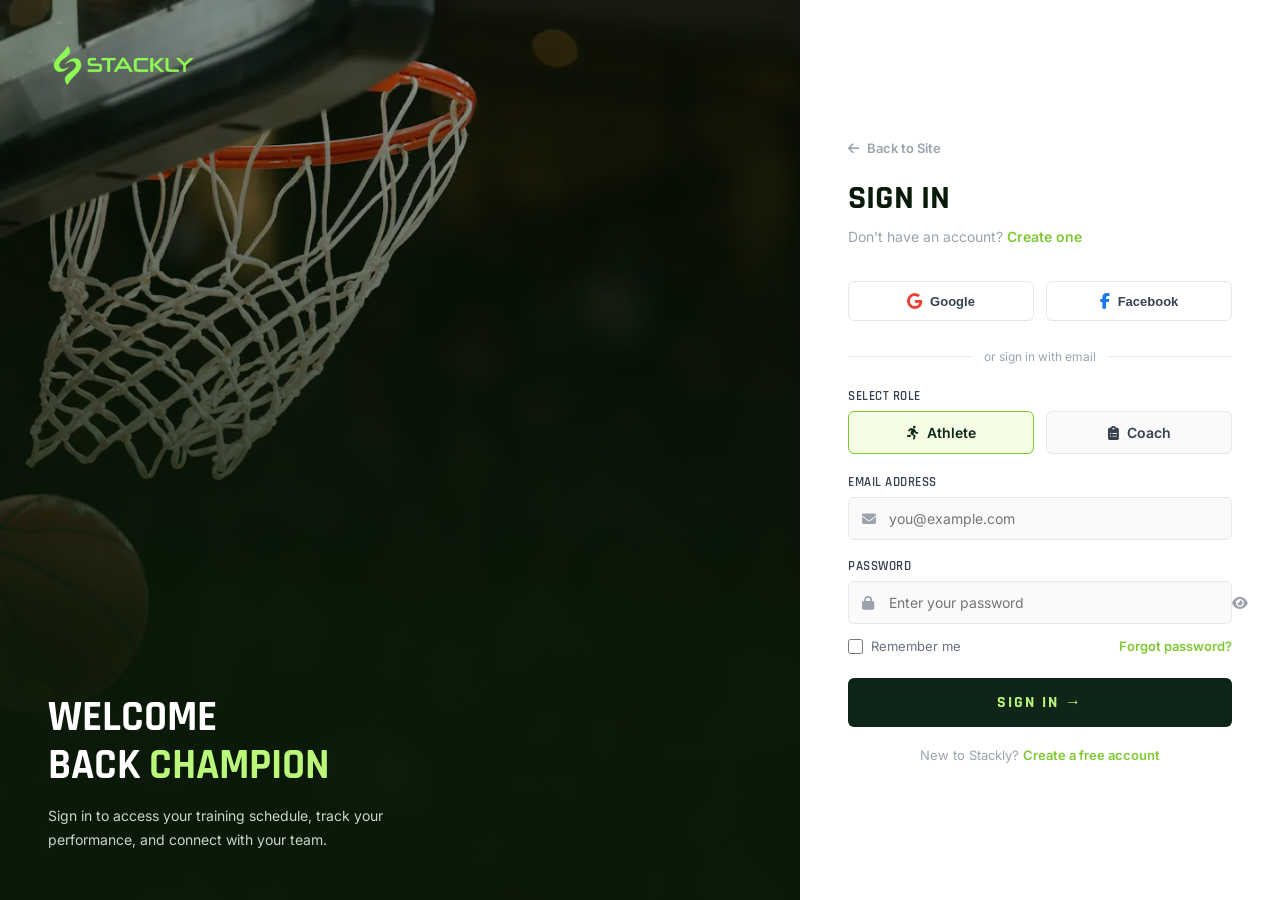
<file: login.html>
<!DOCTYPE html>
<html lang="en">
<head>
  <meta charset="UTF-8">
  <meta name="viewport" content="width=device-width, initial-scale=1.0">
  <title>Login | Stackly Sports Club</title>
  <link rel="icon" type="image/webp" href="asset/image/stackly_.webp">
  <link rel="stylesheet" href="https://cdnjs.cloudflare.com/ajax/libs/font-awesome/6.5.1/css/all.min.css">
  <link rel="preconnect" href="https://fonts.googleapis.com">
  <link href="https://fonts.googleapis.com/css2?family=Rajdhani:wght@500;600;700&family=Inter:wght@400;500;600&display=swap" rel="stylesheet">
  <style>
    *, *::before, *::after { box-sizing: border-box; margin: 0; padding: 0; }

    :root {
      --forest:   #0f2518;
      --forest-mid: #18332b;
      --lime:     #bbf779;
      --lime-dark:#7ec832;
      --dark:     #0a1a08;
      --white:    #ffffff;
      --gray:     #9ca3af;
      --light-bg: #f5f6f2;
    }

    body {
      font-family: 'Inter', sans-serif;
      min-height: 100vh;
      display: flex;
    }

    /* ── LEFT PANEL ─────────────────────────────────────── */
    .auth-image-panel {
      flex: 1;
      position: relative;
      overflow: hidden;
      display: flex;
      flex-direction: column;
      justify-content: flex-end;
    }

    .auth-image-panel img {
      position: absolute;
      inset: 0;
      width: 100%;
      height: 100%;
      object-fit: cover;
      object-position: center top;
    }

    .auth-image-overlay {
      position: absolute;
      inset: 0;
      background: linear-gradient(to top, rgba(10,26,8,0.92) 30%, rgba(10,26,8,0.35) 100%);
      z-index: 1;
    }

    .auth-image-content {
      position: relative;
      z-index: 2;
      padding: 48px;
    }

    .auth-logo {
      display: flex;
      align-items: center;
      gap: 10px;
      text-decoration: none;
      margin-bottom: auto;
      position: absolute;
      top: 40px;
      left: 48px;
      z-index: 10;
       filter: brightness(0) saturate(100%)
            invert(87%) sepia(29%) saturate(1000%)
            hue-rotate(42deg) brightness(105%) contrast(95%);
    }

    .auth-logo img {
      position: static;
      width: 46px;
      height: 46px;
      object-fit: contain;
      border-radius: 50%;
      border: 2px solid var(--lime);
      background: #fff;
      padding: 2px;
    }

    .auth-logo-text {
      font-family: 'Rajdhani', sans-serif;
      font-size: 22px;
      font-weight: 800;
      color: #fff;
      letter-spacing: 2px;
    }

    .auth-logo-text span { color: var(--lime); }

    .auth-tagline h2 {
      font-family: 'Rajdhani', sans-serif;
      font-size: 42px;
      font-weight: 800;
      text-transform: uppercase;
      color: #fff;
      line-height: 1.15;
      margin-bottom: 14px;
    }

    .auth-tagline h2 span { color: var(--lime); }

    .auth-tagline p {
      font-size: 14px;
      color: #c8d8c8;
      line-height: 1.7;
      max-width: 340px;
    }

    /* ── RIGHT PANEL ─────────────────────────────────────── */
    .auth-form-panel {
      width: 480px;
      min-width: 380px;
      background: var(--white);
      display: flex;
      flex-direction: column;
      justify-content: center;
      padding: 60px 48px;
      overflow-y: auto;
    }

    .auth-form-header {
      margin-bottom: 36px;
    }

    .back-site-btn {
      display: inline-flex;
      align-items: center;
      gap: 8px;
      font-size: 13px;
      color: var(--gray);
      text-decoration: none;
      margin-bottom: 20px;
      font-weight: 600;
      transition: color 0.2s ease;
    }

    .back-site-btn:hover {
      color: var(--forest);
    }

    .auth-form-header h1 {
      font-family: 'Rajdhani', sans-serif;
      font-size: 34px;
      font-weight: 800;
      text-transform: uppercase;
      color: var(--dark);
      margin-bottom: 8px;
    }

    .auth-form-header p {
      font-size: 14px;
      color: var(--gray);
    }

    .auth-form-header p a {
      color: var(--lime-dark);
      font-weight: 600;
      text-decoration: none;
    }

    .auth-form-header p a:hover { text-decoration: underline; }

    /* Social Buttons */
    .social-btns {
      display: flex;
      gap: 12px;
      margin-bottom: 28px;
    }

    .social-btn {
      flex: 1;
      display: flex;
      align-items: center;
      justify-content: center;
      gap: 8px;
      padding: 11px;
      border: 1.5px solid #e5e7eb;
      border-radius: 6px;
      font-size: 13px;
      font-weight: 600;
      color: #374151;
      cursor: pointer;
      background: #fff;
      transition: all 0.2s ease;
    }

    .social-btn:hover {
      background: var(--light-bg);
      border-color: #d1d5db;
    }

    .social-btn i { font-size: 16px; }
    .social-btn .fa-google { color: #ea4335; }
    .social-btn .fa-facebook-f { color: #1877f2; }

    .divider {
      display: flex;
      align-items: center;
      gap: 12px;
      margin-bottom: 24px;
    }

    .divider::before,
    .divider::after {
      content: '';
      flex: 1;
      height: 1px;
      background: #e5e7eb;
    }

    .divider span {
      font-size: 12px;
      color: var(--gray);
      white-space: nowrap;
    }

    /* Form Fields */
    .role-selector {
      display: flex;
      gap: 12px;
      margin-bottom: 20px;
    }
    
    .role-option {
      flex: 1;
      position: relative;
    }

    .role-option input[type="radio"] {
      display: none;
    }

    .role-option label {
      display: flex !important;
      align-items: center;
      justify-content: center;
      gap: 8px;
      padding: 12px;
      border: 1.5px solid #e5e7eb;
      border-radius: 6px;
      font-size: 14px !important;
      font-weight: 600 !important;
      color: #374151 !important;
      cursor: pointer;
      background: #fafafa;
      transition: all 0.2s ease;
      font-family: 'Inter', sans-serif !important;
      text-transform: none !important;
      letter-spacing: normal !important;
      margin-bottom: 0 !important;
    }

    .role-option input[type="radio"]:checked + label {
      border-color: var(--lime-dark);
      background: #f4fce3;
      color: var(--forest) !important;
    }

    .form-group {
      margin-bottom: 18px;
    }

    .form-group label {
      display: block;
      font-size: 13px;
      font-weight: 600;
      color: #374151;
      margin-bottom: 7px;
      font-family: 'Rajdhani', sans-serif;
      letter-spacing: 0.5px;
      text-transform: uppercase;
    }

    .input-wrap {
      position: relative;
    }

    .input-wrap i {
      position: absolute;
      left: 14px;
      top: 50%;
      transform: translateY(-50%);
      color: #9ca3af;
      font-size: 14px;
    }

    .form-group input {
      width: 100%;
      padding: 12px 14px 12px 40px;
      border: 1.5px solid #e5e7eb;
      border-radius: 6px;
      font-size: 14px;
      color: #111;
      background: #fafafa;
      transition: all 0.2s ease;
      outline: none;
      font-family: 'Inter', sans-serif;
    }

    .form-group input:focus {
      border-color: var(--lime-dark);
      background: #fff;
      box-shadow: 0 0 0 3px rgba(126,200,50,0.15);
    }

    .toggle-password {
      position: absolute;
      right: 14px;
      top: 50%;
      transform: translateY(-50%);
      cursor: pointer;
      color: #9ca3af;
      font-size: 14px;
      background: none;
      border: none;
    }

    .toggle-password:hover { color: #374151; }

    .form-row {
      display: flex;
      justify-content: space-between;
      align-items: center;
      margin-bottom: 24px;
      margin-top: -4px;
    }

    .remember-wrap {
      display: flex;
      align-items: center;
      gap: 8px;
      cursor: pointer;
    }

    .remember-wrap input[type="checkbox"] {
      accent-color: var(--lime-dark);
      width: 15px;
      height: 15px;
      cursor: pointer;
    }

    .remember-wrap span {
      font-size: 13px;
      color: #6b7280;
    }

    .forgot-link {
      font-size: 13px;
      color: var(--lime-dark);
      font-weight: 600;
      text-decoration: none;
    }

    .forgot-link:hover { text-decoration: underline; }

    .btn-auth {
      width: 100%;
      padding: 14px;
      background: var(--forest);
      color: var(--lime);
      font-family: 'Rajdhani', sans-serif;
      font-size: 16px;
      font-weight: 800;
      letter-spacing: 2px;
      text-transform: uppercase;
      border: none;
      border-radius: 6px;
      cursor: pointer;
      transition: all 0.25s ease;
      margin-bottom: 20px;
    }

    .btn-auth:hover {
      background: var(--lime);
      color: var(--dark);
      box-shadow: 0 6px 20px rgba(126,200,50,0.35);
      transform: translateY(-1px);
    }

    .auth-footer-note {
      text-align: center;
      font-size: 13px;
      color: var(--gray);
    }

    .auth-footer-note a {
      color: var(--lime-dark);
      font-weight: 600;
      text-decoration: none;
    }

    .auth-footer-note a:hover { text-decoration: underline; }

    /* Responsive */
    @media (max-width: 900px) {
      body { flex-direction: column; }
      .auth-image-panel { display: flex !important; flex: none; height: 220px; overflow: visible; }
      .auth-image-content { display: none; }
      .auth-form-panel { 
        width: 100%; 
        min-width: 100%;
        border-radius: 30px 30px 0 0; 
        margin-top: -40px; 
        padding: 40px 24px; 
        z-index: 10; 
        position: relative;
        background: #ffffff;
        box-shadow: 0 -10px 40px rgba(0,0,0,0.15); 
      }
    }
  </style>
</head>
<body>

  <!-- LEFT: Image Panel -->
  <div class="auth-image-panel">
    <img src="asset/image/auth-bg.webp" alt="Sports Action">
    <div class="auth-image-overlay"></div>

    <a href="index.html" class="auth-logo">
      <img src="asset/image/stackly_.webp" alt="Stackly Logo" style="width: 150px; height: auto; border: none; background: transparent; padding: 0; border-radius: 0;">
    </a>

    <div class="auth-image-content">
      <div class="auth-tagline">
        <h2>WELCOME<br>BACK <span>CHAMPION</span></h2>
        <p>Sign in to access your training schedule, track your performance, and connect with your team.</p>
      </div>
    </div>
  </div>

  <!-- RIGHT: Form Panel -->
  <div class="auth-form-panel">
    <div class="auth-form-header">
      <a href="index.html" class="back-site-btn"><i class="fas fa-arrow-left"></i> Back to Site</a>
      <h1>Sign In</h1>
      <p>Don't have an account? <a href="signup.html">Create one</a></p>
    </div>

    <!-- Social Login -->
    <div class="social-btns">
      <button type="button" class="social-btn" onclick="window.location.href='404.html'"><i class="fab fa-google"></i> Google</button>
      <button type="button" class="social-btn" onclick="window.location.href='404.html'"><i class="fab fa-facebook-f"></i> Facebook</button>
    </div>

    <div class="divider"><span>or sign in with email</span></div>

    <!-- Form -->
    <form action="#" method="POST">
      <div class="form-group">
        <label>Select Role</label>
        <div class="role-selector">
          <div class="role-option">
            <input type="radio" name="role" id="roleAthleteLogin" value="athlete" checked>
            <label for="roleAthleteLogin"><i class="fas fa-running"></i> Athlete</label>
          </div>
          <div class="role-option">
            <input type="radio" name="role" id="roleCoachLogin" value="coach">
            <label for="roleCoachLogin"><i class="fas fa-clipboard-list"></i> Coach</label>
          </div>
        </div>
      </div>

      <div class="form-group">
        <label>Email Address</label>
        <div class="input-wrap">
          <i class="fas fa-envelope"></i>
          <input type="email" name="email" placeholder="you@example.com" required>
        </div>
      </div>

      <div class="form-group">
        <label>Password</label>
        <div class="input-wrap">
          <i class="fas fa-lock"></i>
          <input type="password" name="password" id="loginPassword" placeholder="Enter your password" required>
          <button type="button" class="toggle-password" onclick="togglePass('loginPassword', this)">
            <i class="fas fa-eye"></i>
          </button>
        </div>
      </div>

      <div class="form-row">
        <label class="remember-wrap">
          <input type="checkbox"> <span>Remember me</span>
        </label>
        <a href="404.html" class="forgot-link">Forgot password?</a>
      </div>

      <button type="submit" class="btn-auth">Sign In &rarr;</button>
    </form>

    <div class="auth-footer-note">
      New to Stackly? <a href="signup.html">Create a free account</a>
    </div>
  </div>

  <script>
    function togglePass(id, btn) {
      const input = document.getElementById(id);
      const icon = btn.querySelector('i');
      if (input.type === 'password') {
        input.type = 'text';
        icon.classList.replace('fa-eye', 'fa-eye-slash');
      } else {
        input.type = 'password';
        icon.classList.replace('fa-eye-slash', 'fa-eye');
      }
    }

    document.querySelector('form').addEventListener('submit', function(e) {
      e.preventDefault();
      const email = this.querySelector('input[name="email"]').value;
      const role = this.querySelector('input[name="role"]:checked').value;
      
      localStorage.setItem('stacklyUser', JSON.stringify({
        name: email.split('@')[0], // Mock name from email
        email: email,
        role: role
      }));

      window.location.href = `dashboard-${role}.html`;
    });
  </script>

<script>
document.addEventListener('DOMContentLoaded', function () {
  var go404 = function(e) { e.preventDefault(); window.location.href = '404.html'; };

  // CTA button classes to intercept
  var ctaBtnClasses = [
    'btn-all-testimonials','btn-about-explore','btn-proud-enrol',
    'btn-blog-member','btn-blog-benefits','btn-schedules',
    'btn-learn-more','btn-cta','btn-join-member','btn-join-benefits',
    'btn-join','btn-register','btn-book','btn-view','btn-enroll',
    'btn-get-started','btn-try','btn-explore','btn-play','btn-watch',
    'card-btn','hero-btn','program-btn','sport-btn','btn-clay-directions'
  ];
  ctaBtnClasses.forEach(function(cls) {
    document.querySelectorAll('.' + cls).forEach(function(el) {
      el.addEventListener('click', go404);
    });
  });

  // <a> tags pointing to services.html or 404.html-redirects (catch any remaining)
  document.querySelectorAll('a[href="services.html"]').forEach(function(a) {
    a.href = '404.html';
  });

  // Any button without onclick/type=submit whose text matches CTA keywords
  var keywords = ['LEARN MORE','JOIN NOW','GET STARTED','ALL TESTIMONIALS',
    'EXPLORE','REGISTER','BOOK NOW','VIEW MORE','ENROLL','BECOME A MEMBER',
    'MEMBERS BENEFITS','SCHEDULES','VIEW DETAILS','BUY NOW','ADD TO CART',
    'SHOP NOW','DISCOVER','READ MORE','SEE MORE','VIEW ALL','ALL REVIEWS',
    'ALL PROGRAMS','VIEW PROGRAM','GET TICKETS','APPLY NOW'];

  document.querySelectorAll('button, a.btn, a[class*="btn-"]').forEach(function(el) {
    var skipClasses = ['toggle-password','modal-close-btn','menu-toggle',
      'nav-icon-btn','tilted-nav-btn','btn-auth','social-btn',
      'btn-submit-contact','logout-btn','nav-link','btn-enquiry','btn-proud-enrol'];
    var isSkip = skipClasses.some(function(s){ return el.classList.contains(s); });
    var hasRealHref = el.tagName === 'A' && el.href &&
      !el.href.endsWith('#') && !el.href.includes('services.html') &&
      el.href.includes('.html') && !el.href.includes('404.html');
    if (!isSkip && !hasRealHref) {
      var txt = el.textContent.trim().toUpperCase();
      if (keywords.some(function(k){ return txt.indexOf(k) !== -1; })) {
        el.addEventListener('click', go404);
      }
    }
  });
});
</script>
</body>
</html>
</file>
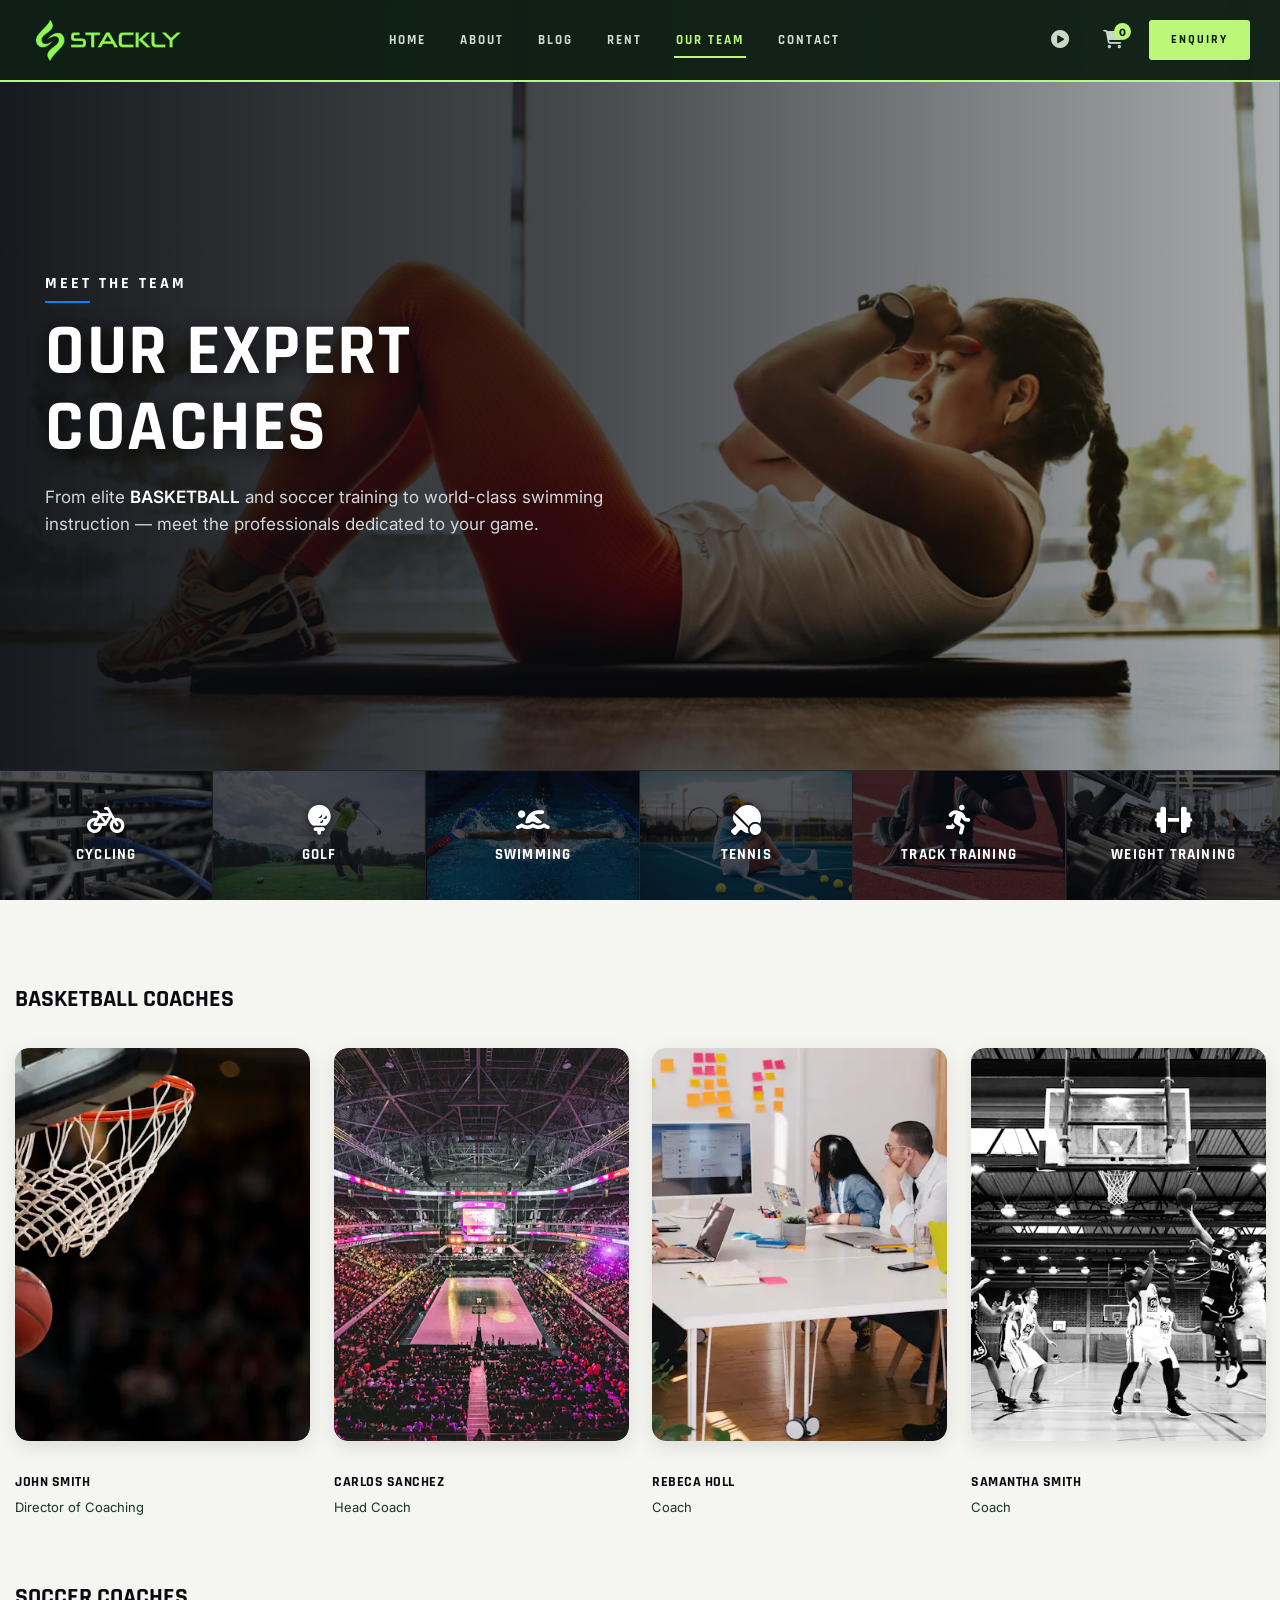
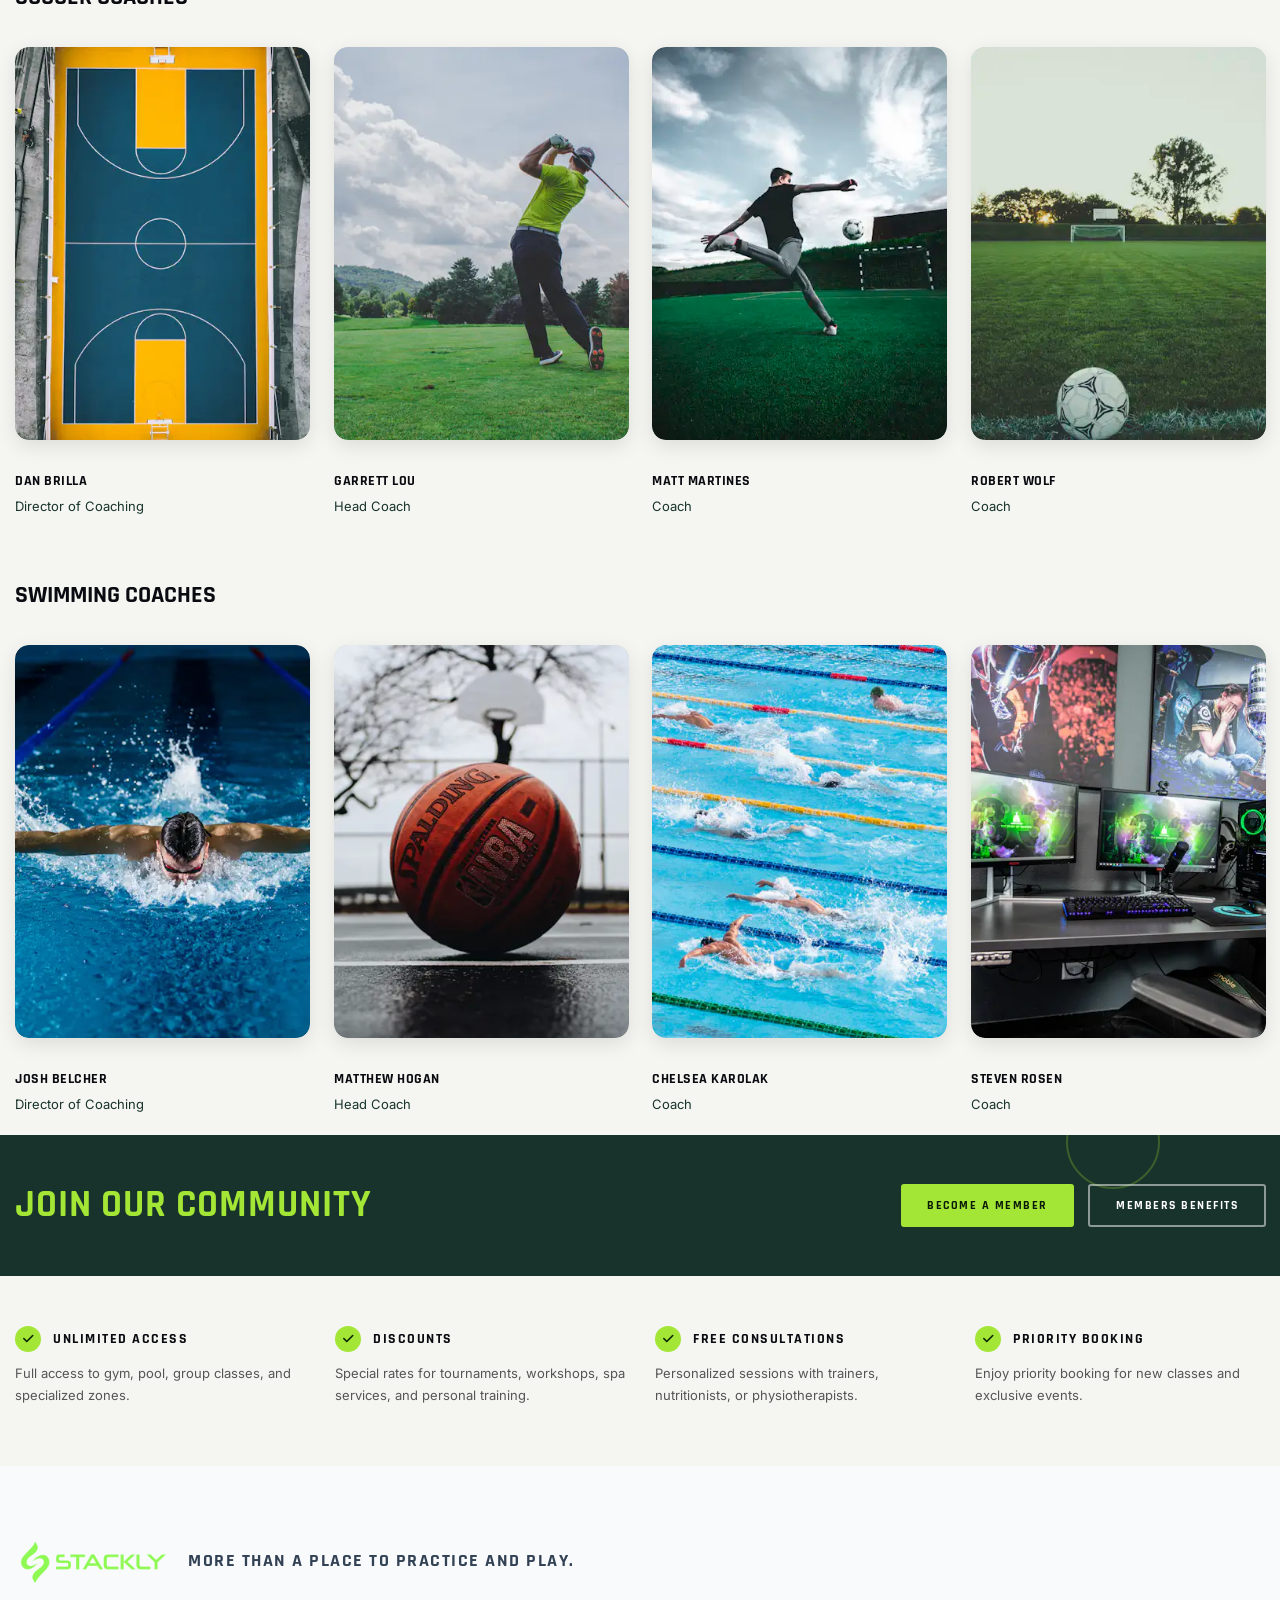
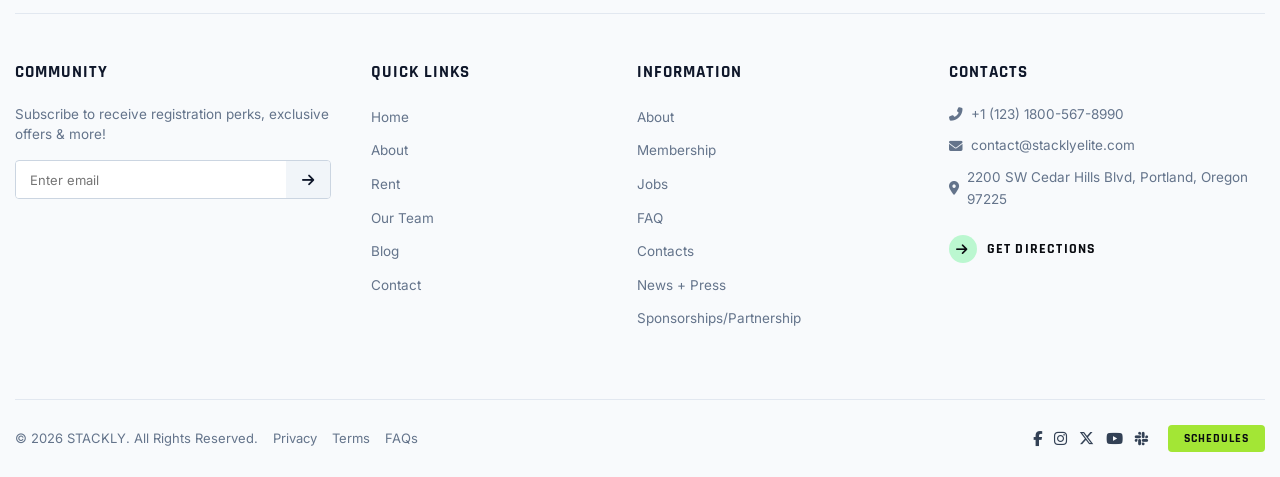
<file: ourteam.html>
﻿<!DOCTYPE html>
<html lang="en">
<head>
  <meta charset="UTF-8">
  <meta name="viewport" content="width=device-width, initial-scale=1.0">
  <title>Our Team | Stackly Sports Club</title>
  <meta name="description" content="Meet the expert coaches at Stackly Sports Club for basketball, soccer, and swimming.">

  <!-- Favicon -->
  <link rel="icon" type="image/webp" href="asset/image/stackly_.webp">

  <!-- FontAwesome 6 Icons -->
  <link rel="stylesheet" href="https://cdnjs.cloudflare.com/ajax/libs/font-awesome/6.5.1/css/all.min.css">

  <!-- Theme Stylesheet -->
  <link rel="stylesheet" href="asset/css/style.css">
  <link rel="stylesheet" href="asset/css/scroll-animations.css">
</head>
<body>

  <!-- ==========================================================================
       1. HEADER & NAVIGATION
       ========================================================================== -->
  <header class="header-area">
    <div class="nav-container">
      <!-- Logo Branding -->
      <a href="index.html" class="logo-wrapper">
        <img src="asset/image/stackly_.webp" alt="Stackly Logo" class="logo-img">
        
      </a>

      <!-- Navigation Menu -->
      <nav class="nav-menu" id="navMenu">
        <a href="index.html" class="nav-link">Home</a>
        <a href="about.html" class="nav-link">About</a>
        <a href="blog.html" class="nav-link">Blog</a>
        <a href="rent.html" class="nav-link">Rent</a>
        <a href="ourteam.html" class="nav-link active">Our Team</a>
        <a href="contact.html" class="nav-link">Contact</a>
        <a href="login.html" class="btn-enquiry mobile-only-enquiry">Enquiry</a>
        </nav>

      <!-- Nav Actions -->
      <div class="nav-actions">
        <button class="nav-icon-btn" id="openVideoModal" title="Watch Video">
          <i class="fas fa-play-circle"></i>
        </button>
        <button class="nav-icon-btn" id="cartBtn" title="Cart">
          <i class="fas fa-shopping-cart"></i>
          <span class="cart-badge">0</span>
        </button>
        <a href="contact.html" class="btn-enquiry">
          Enquiry
        </a>
        <button class="menu-toggle" id="menuToggle" aria-label="Toggle Menu">
          <i class="fas fa-bars"></i>
        </button>
      </div>
    </div>
  </header>

  <!-- ==========================================================================
       2. HERO SECTION
       ========================================================================== -->
  <section class="hero-slider-section" id="home">
    <!-- Diagonal Dynamic Accent Lines -->
    <div class="diagonal-accent-1"></div>
    <div class="diagonal-accent-2"></div>
    <div class="diagonal-accent-3"></div>

    <div class="slider-container">
      <!-- Services Hero Slide -->
      <div class="hero-slide active">
        <img src="asset/image/hero-services.webp" alt="Professional Sports Training Session" class="slide-bg">
        <div class="slide-overlay"></div>
        <div class="container">
          <div class="slide-content-wrap">
            <span class="slide-kicker">MEET THE TEAM</span>
            <h1 class="slide-title">OUR EXPERT<br>COACHES</h1>
            <p class="slide-desc">
              From elite <strong>BASKETBALL</strong> and soccer training to world-class swimming instruction — meet the professionals dedicated to your game.
            </p>
          </div>
        </div>
      </div>
    </div>

    <!-- ==========================================================================
         BOTTOM 6-CATEGORY HERO STRIP
         ========================================================================== -->
    <div class="hero-bottom-strip">
      <div class="strip-item">
        <img src="asset/image/sport-cycling.webp" alt="Cycling" class="strip-bg">
        <div class="strip-overlay"></div>
        <div class="strip-content">
          <i class="fas fa-bicycle strip-icon"></i>
          <span class="strip-title">CYCLING</span>
        </div>
      </div>
      <div class="strip-item">
        <img src="asset/image/sport-golf.webp" alt="Golf" class="strip-bg">
        <div class="strip-overlay"></div>
        <div class="strip-content">
          <i class="fas fa-golf-ball strip-icon"></i>
          <span class="strip-title">GOLF</span>
        </div>
      </div>
      <div class="strip-item">
        <img src="asset/image/sport-swimming.webp" alt="Swimming" class="strip-bg">
        <div class="strip-overlay"></div>
        <div class="strip-content">
          <i class="fas fa-swimmer strip-icon"></i>
          <span class="strip-title">SWIMMING</span>
        </div>
      </div>
      <div class="strip-item">
        <img src="asset/image/sport-tennis.webp" alt="Tennis" class="strip-bg">
        <div class="strip-overlay"></div>
        <div class="strip-content">
          <i class="fas fa-table-tennis strip-icon"></i>
          <span class="strip-title">TENNIS</span>
        </div>
      </div>
      <div class="strip-item">
        <img src="asset/image/sport-track.webp" alt="Track Training" class="strip-bg">
        <div class="strip-overlay"></div>
        <div class="strip-content">
          <i class="fas fa-running strip-icon"></i>
          <span class="strip-title">TRACK TRAINING</span>
        </div>
      </div>
      <div class="strip-item">
        <img src="asset/image/sport-weight.webp" alt="Weight Training" class="strip-bg">
        <div class="strip-overlay"></div>
        <div class="strip-content">
          <i class="fas fa-dumbbell strip-icon"></i>
          <span class="strip-title">WEIGHT TRAINING</span>
        </div>
      </div>
    </div>
  </section>

  <!-- ==========================================================================
       OUR TEAM PAGE — COACHES GRID
       ========================================================================== -->
  <section class="team-section">
    <div class="container">
      
      <!-- Basketball Coaches -->
      <div class="team-category">
        <h2>BASKETBALL COACHES</h2>
        <div class="team-grid">
          <div class="team-member">
            <div class="team-member-img"><img src="asset/image/team-bball-1.webp" alt="John Smith"></div>
            <div class="team-member-name">JOHN SMITH</div>
            <div class="team-member-title">Director of Coaching</div>
          </div>
          <div class="team-member">
            <div class="team-member-img"><img src="asset/image/team-bball-2.webp" alt="Carlos Sanchez"></div>
            <div class="team-member-name">CARLOS SANCHEZ</div>
            <div class="team-member-title">Head Coach</div>
          </div>
          <div class="team-member">
            <div class="team-member-img"><img src="asset/image/team-bball-3.webp" alt="Rebeca Holl"></div>
            <div class="team-member-name">REBECA HOLL</div>
            <div class="team-member-title">Coach</div>
          </div>
          <div class="team-member">
            <div class="team-member-img"><img src="asset/image/team-bball-4.webp" alt="Samantha Smith"></div>
            <div class="team-member-name">SAMANTHA SMITH</div>
            <div class="team-member-title">Coach</div>
          </div>
        </div>
      </div>

      <!-- Soccer Coaches -->
      <div class="team-category">
        <h2>SOCCER COACHES</h2>
        <div class="team-grid">
          <div class="team-member">
            <div class="team-member-img"><img src="asset/image/team-soccer-1.webp" alt="Dan Brilla"></div>
            <div class="team-member-name">DAN BRILLA</div>
            <div class="team-member-title">Director of Coaching</div>
          </div>
          <div class="team-member">
            <div class="team-member-img"><img src="asset/image/team-soccer-2.webp" alt="Garrett Lou"></div>
            <div class="team-member-name">GARRETT LOU</div>
            <div class="team-member-title">Head Coach</div>
          </div>
          <div class="team-member">
            <div class="team-member-img"><img src="asset/image/team-soccer-3.webp" alt="Matt Martines"></div>
            <div class="team-member-name">MATT MARTINES</div>
            <div class="team-member-title">Coach</div>
          </div>
          <div class="team-member">
            <div class="team-member-img"><img src="asset/image/team-soccer-4.webp" alt="Robert Wolf"></div>
            <div class="team-member-name">ROBERT WOLF</div>
            <div class="team-member-title">Coach</div>
          </div>
        </div>
      </div>

      <!-- Swimming Coaches -->
      <div class="team-category" style="margin-bottom: 0;">
        <h2>SWIMMING COACHES</h2>
        <div class="team-grid">
          <div class="team-member">
            <div class="team-member-img"><img src="asset/image/team-swim-1.webp" alt="Josh Belcher"></div>
            <div class="team-member-name">JOSH BELCHER</div>
            <div class="team-member-title">Director of Coaching</div>
          </div>
          <div class="team-member">
            <div class="team-member-img"><img src="asset/image/team-swim-2.webp" alt="Matthew Hogan"></div>
            <div class="team-member-name">MATTHEW HOGAN</div>
            <div class="team-member-title">Head Coach</div>
          </div>
          <div class="team-member">
            <div class="team-member-img"><img src="asset/image/team-swim-3.webp" alt="Chelsea Karolak"></div>
            <div class="team-member-name">CHELSEA KAROLAK</div>
            <div class="team-member-title">Coach</div>
          </div>
          <div class="team-member">
            <div class="team-member-img"><img src="asset/image/team-swim-4.webp" alt="Steven Rosen"></div>
            <div class="team-member-name">STEVEN ROSEN</div>
            <div class="team-member-title">Coach</div>
          </div>
        </div>
      </div>

    </div>
  </section>

  <!-- ==========================================================================
       JOIN COMMUNITY BANNER
       ========================================================================== -->
  <section class="blog-join-strip">
    <div class="container">
      <div class="blog-join-inner">
        <h2 class="blog-join-title">JOIN OUR COMMUNITY</h2>
        <div class="blog-join-btns">
          <button class="btn-blog-member">BECOME A MEMBER</button>
          <button class="btn-blog-benefits">MEMBERS BENEFITS</button>
        </div>
      </div>
    </div>
  </section>

  <!-- ==========================================================================
       BENEFITS CHECKPOINTS
       ========================================================================== -->
  <section class="blog-benefits-section">
    <div class="container">
      <div class="blog-benefits-grid">
        
        <!-- Benefit 1 -->
        <div class="blog-benefit-item">
          <div class="blog-benefit-header">
            <span class="blog-check-circle"><i class="fas fa-check"></i></span>
            <h3 class="blog-benefit-title">UNLIMITED ACCESS</h3>
          </div>
          <p class="blog-benefit-desc">
            Full access to gym, pool, group classes, and specialized zones.
          </p>
        </div>

        <!-- Benefit 2 -->
        <div class="blog-benefit-item">
          <div class="blog-benefit-header">
            <span class="blog-check-circle"><i class="fas fa-check"></i></span>
            <h3 class="blog-benefit-title">DISCOUNTS</h3>
          </div>
          <p class="blog-benefit-desc">
            Special rates for tournaments, workshops, spa services, and personal training.
          </p>
        </div>

        <!-- Benefit 3 -->
        <div class="blog-benefit-item">
          <div class="blog-benefit-header">
            <span class="blog-check-circle"><i class="fas fa-check"></i></span>
            <h3 class="blog-benefit-title">FREE CONSULTATIONS</h3>
          </div>
          <p class="blog-benefit-desc">
            Personalized sessions with trainers, nutritionists, or physiotherapists.
          </p>
        </div>

        <!-- Benefit 4 -->
        <div class="blog-benefit-item">
          <div class="blog-benefit-header">
            <span class="blog-check-circle"><i class="fas fa-check"></i></span>
            <h3 class="blog-benefit-title">PRIORITY BOOKING</h3>
          </div>
          <p class="blog-benefit-desc">
            Enjoy priority booking for new classes and exclusive events.
          </p>
        </div>

      </div>
    </div>
  </section>

  <!-- ==========================================================================
       MASTER FOOTER
       ========================================================================== -->
  <footer class="master-sports-footer" id="contact">
    <div class="container">
      <div class="footer-brand-banner">
        <a href="index.html" class="logo-wrapper">
          <img src="asset/image/stackly_.webp" alt="Stackly Logo" class="logo-img">
        </a>
        <div class="footer-slogan">MORE THAN A PLACE TO PRACTICE AND PLAY.</div>
      </div>

      <div class="master-footer-grid">
        <div>
          <h4 class="footer-col-title">Community</h4>
          <p class="footer-col-desc">Subscribe to receive registration perks, exclusive offers &amp; more!</p>
          <form class="footer-newsletter-form" onsubmit="event.preventDefault(); alert('Subscribed successfully!');">
            <input type="email" placeholder="Enter email" required>
            <button type="submit" aria-label="Submit newsletter"><i class="fas fa-arrow-right"></i></button>
          </form>
        </div>
        <div>
           <h4 class="footer-col-title">Quick Links</h4>
          <ul class="footer-nav-list">
            <li><a href="index.html">Home</a></li>
            <li><a href="about.html">About</a></li>
            <li><a href="rent.html">Rent</a></li>
            <li><a href="ourteam.html">Our Team</a></li>
            <li><a href="blog.html">Blog</a></li>
            <li><a href="contact.html">Contact</a></li>
          </ul>
        </div>
        <div>
          <h4 class="footer-col-title">Information</h4>
          <ul class="footer-nav-list">
            <li><a href="404.html">About</a></li>
            <li><a href="404.html">Membership</a></li>
            <li><a href="404.html">Jobs</a></li>
            <li><a href="404.html">FAQ</a></li>
            <li><a href="404.html">Contacts</a></li>
            <li><a href="404.html">News + Press</a></li>
            <li><a href="404.html">Sponsorships/Partnership</a></li>
          </ul>
        </div>
        <div>
          <h4 class="footer-col-title">Contacts</h4>
          <ul class="footer-contacts-list">
            <li><i class="fas fa-phone-alt"></i> +1 (123) 1800-567-8990</li>
            <li><i class="fas fa-envelope"></i> contact@stacklyelite.com</li>
            <li><i class="fas fa-map-marker-alt"></i> 2200 SW Cedar Hills Blvd, Portland, Oregon 97225</li>
          </ul>
          <a href="https://maps.google.com" target="_blank" class="program-action-link" style="margin-top: 15px;">
            <span class="arrow-circle-lime"><i class="fas fa-arrow-right"></i></span>
            <span>GET DIRECTIONS</span>
          </a>
        </div>
      </div>

      <div class="master-sub-footer">
        <div style="display: flex; align-items: center; flex-wrap: wrap;">
          <span>&copy; 2026 STACKLY. All Rights Reserved.</span>
          <div class="sub-footer-links">
            <a href="404.html">Privacy</a>
            <a href="404.html">Terms</a>
            <a href="404.html">FAQs</a>
          </div>
        </div>
        <div class="sub-footer-right">
          <div class="social-icons-row">
            <a href="404.html" aria-label="Facebook"><i class="fab fa-facebook-f"></i></a>
            <a href="404.html" aria-label="Instagram"><i class="fab fa-instagram"></i></a>
            <a href="404.html" aria-label="X Twitter"><i class="fab fa-x-twitter"></i></a>
            <a href="404.html" aria-label="YouTube"><i class="fab fa-youtube"></i></a>
            <a href="404.html" aria-label="Slack"><i class="fab fa-slack"></i></a>
          </div>
          <button class="btn-schedules" onclick="alert('Opening class schedules timetable...');">SCHEDULES</button>
        </div>
      </div>
    </div>
  </footer>

  <!-- Video Showreel Modal -->
  <div class="modal-overlay" id="videoModal">
    <div class="modal-box" style="max-width: 800px; padding: 20px;">
      <button class="modal-close-btn" id="closeVideoModal">&times;</button>
      <h3 style="font-family: var(--font-heading); font-size: 20px; text-transform: uppercase; margin-bottom: 15px; color: #fff;">
        <i class="fas fa-play-circle" style="color: var(--primary);"></i> Sports Highlights Showreel
      </h3>
      <div style="position: relative; padding-bottom: 56.25%; height: 0; overflow: hidden; border-radius: 6px;">
        <iframe style="position: absolute; top:0; left: 0; width: 100%; height: 100%; border: 0;"
          src="https://www.youtube-nocookie.com/embed/dQw4w9WgXcQ?autoplay=0"
          title="Sports Highlights"
          allow="accelerometer; autoplay; clipboard-write; encrypted-media; gyroscope; picture-in-picture"
          allowfullscreen></iframe>
      </div>
    </div>
  </div>

  <!-- Theme JavaScript File -->
  <script src="asset/js/main.js"></script>
<script>
document.addEventListener('DOMContentLoaded', function () {
  var go404 = function(e) { e.preventDefault(); window.location.href = '404.html'; };

  // CTA button classes to intercept
  var ctaBtnClasses = [
    'btn-all-testimonials','btn-about-explore','btn-proud-enrol',
    'btn-blog-member','btn-blog-benefits','btn-schedules',
    'btn-learn-more','btn-cta','btn-join-member','btn-join-benefits',
    'btn-join','btn-register','btn-book','btn-view','btn-enroll',
    'btn-get-started','btn-try','btn-explore','btn-play','btn-watch',
    'card-btn','hero-btn','program-btn','sport-btn','btn-clay-directions'
  ];
  ctaBtnClasses.forEach(function(cls) {
    document.querySelectorAll('.' + cls).forEach(function(el) {
      el.addEventListener('click', go404);
    });
  });

  // <a> tags pointing to services.html or 404.html-redirects (catch any remaining)
  document.querySelectorAll('a[href="services.html"]').forEach(function(a) {
    a.href = '404.html';
  });

  // Any button without onclick/type=submit whose text matches CTA keywords
  var keywords = ['LEARN MORE','JOIN NOW','GET STARTED','ALL TESTIMONIALS',
    'EXPLORE','REGISTER','BOOK NOW','VIEW MORE','ENROLL','BECOME A MEMBER',
    'MEMBERS BENEFITS','SCHEDULES','VIEW DETAILS','BUY NOW','ADD TO CART',
    'SHOP NOW','DISCOVER','READ MORE','SEE MORE','VIEW ALL','ALL REVIEWS',
    'ALL PROGRAMS','VIEW PROGRAM','GET TICKETS','APPLY NOW'];

  document.querySelectorAll('button, a.btn, a[class*="btn-"]').forEach(function(el) {
    var skipClasses = ['toggle-password','modal-close-btn','menu-toggle',
      'nav-icon-btn','tilted-nav-btn','btn-auth','social-btn',
      'btn-submit-contact','logout-btn','nav-link','btn-enquiry','btn-proud-enrol'];
    var isSkip = skipClasses.some(function(s){ return el.classList.contains(s); });
    var hasRealHref = el.tagName === 'A' && el.href &&
      !el.href.endsWith('#') && !el.href.includes('services.html') &&
      el.href.includes('.html') && !el.href.includes('404.html');
    if (!isSkip && !hasRealHref) {
      var txt = el.textContent.trim().toUpperCase();
      if (keywords.some(function(k){ return txt.indexOf(k) !== -1; })) {
        el.addEventListener('click', go404);
      }
    }
  });
});
</script>
<script src="asset/js/scroll-animations.js"></script>
</body>
</html>
</file>
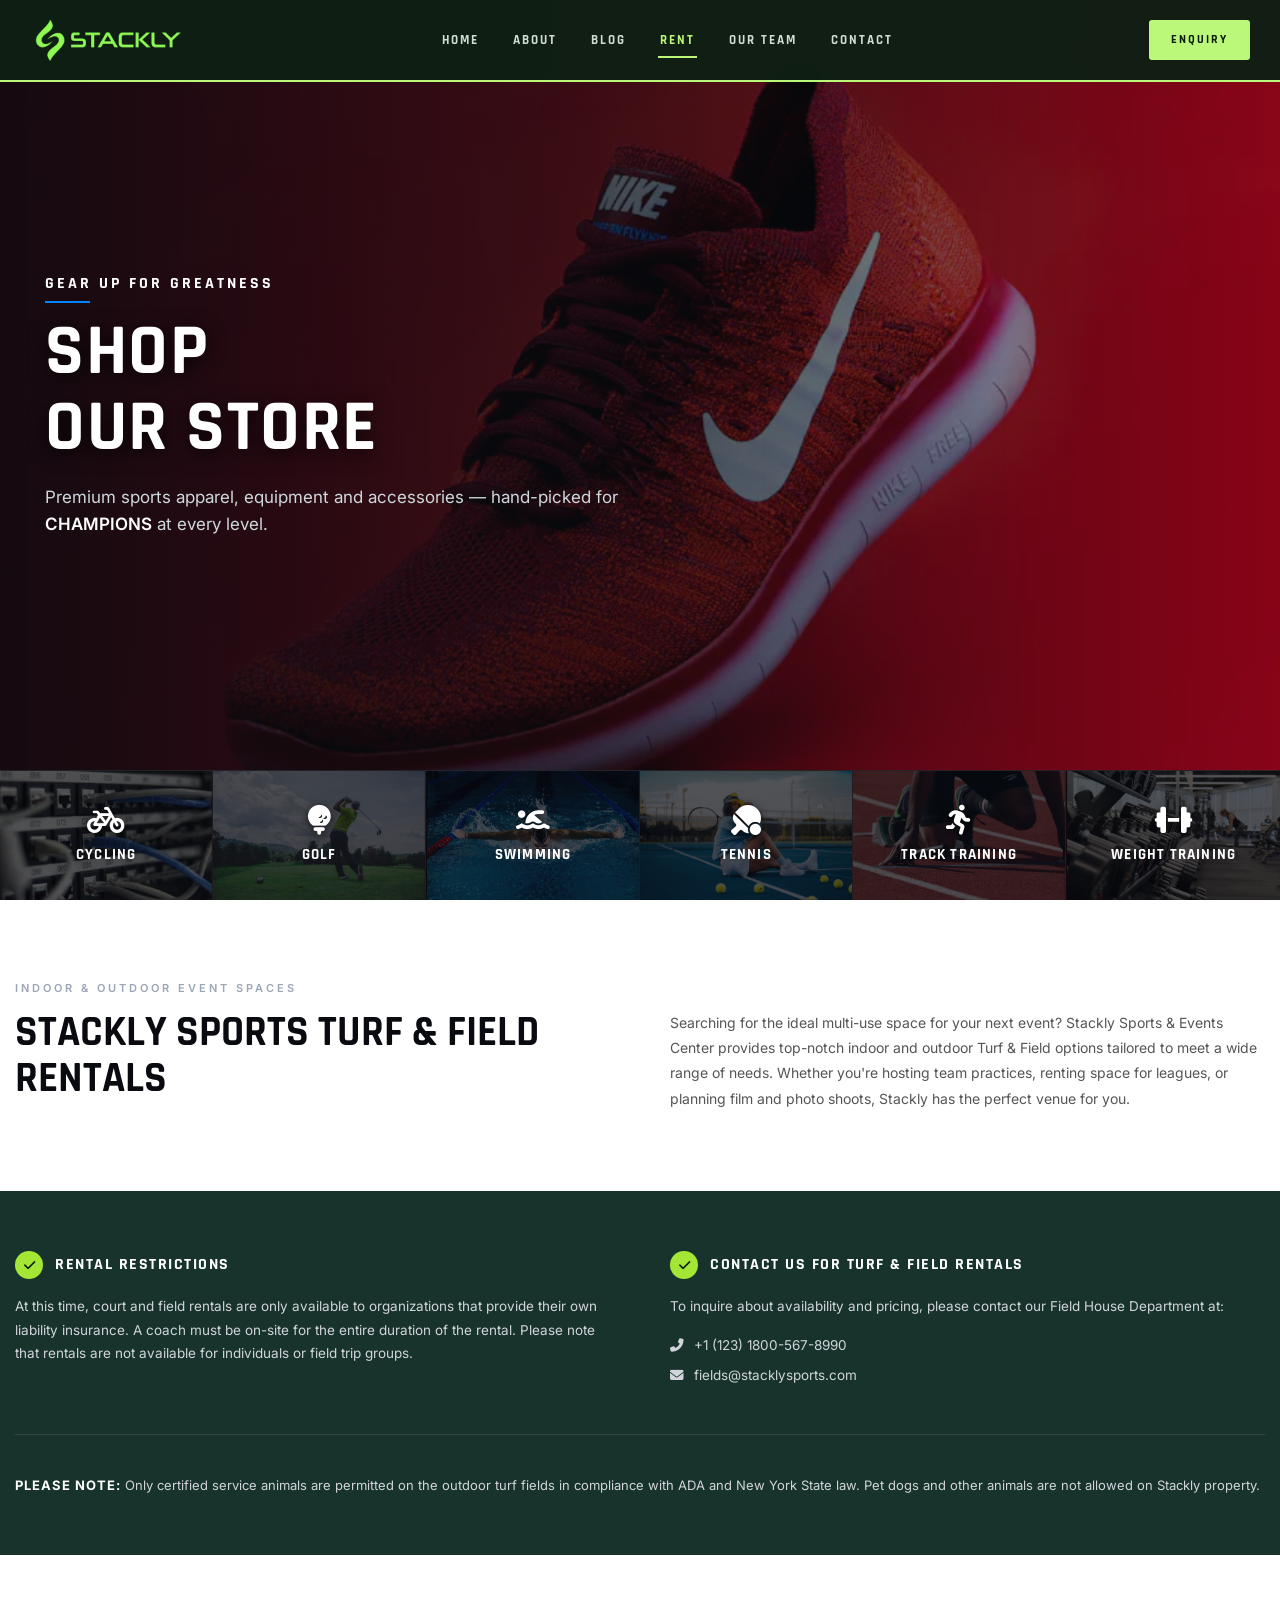
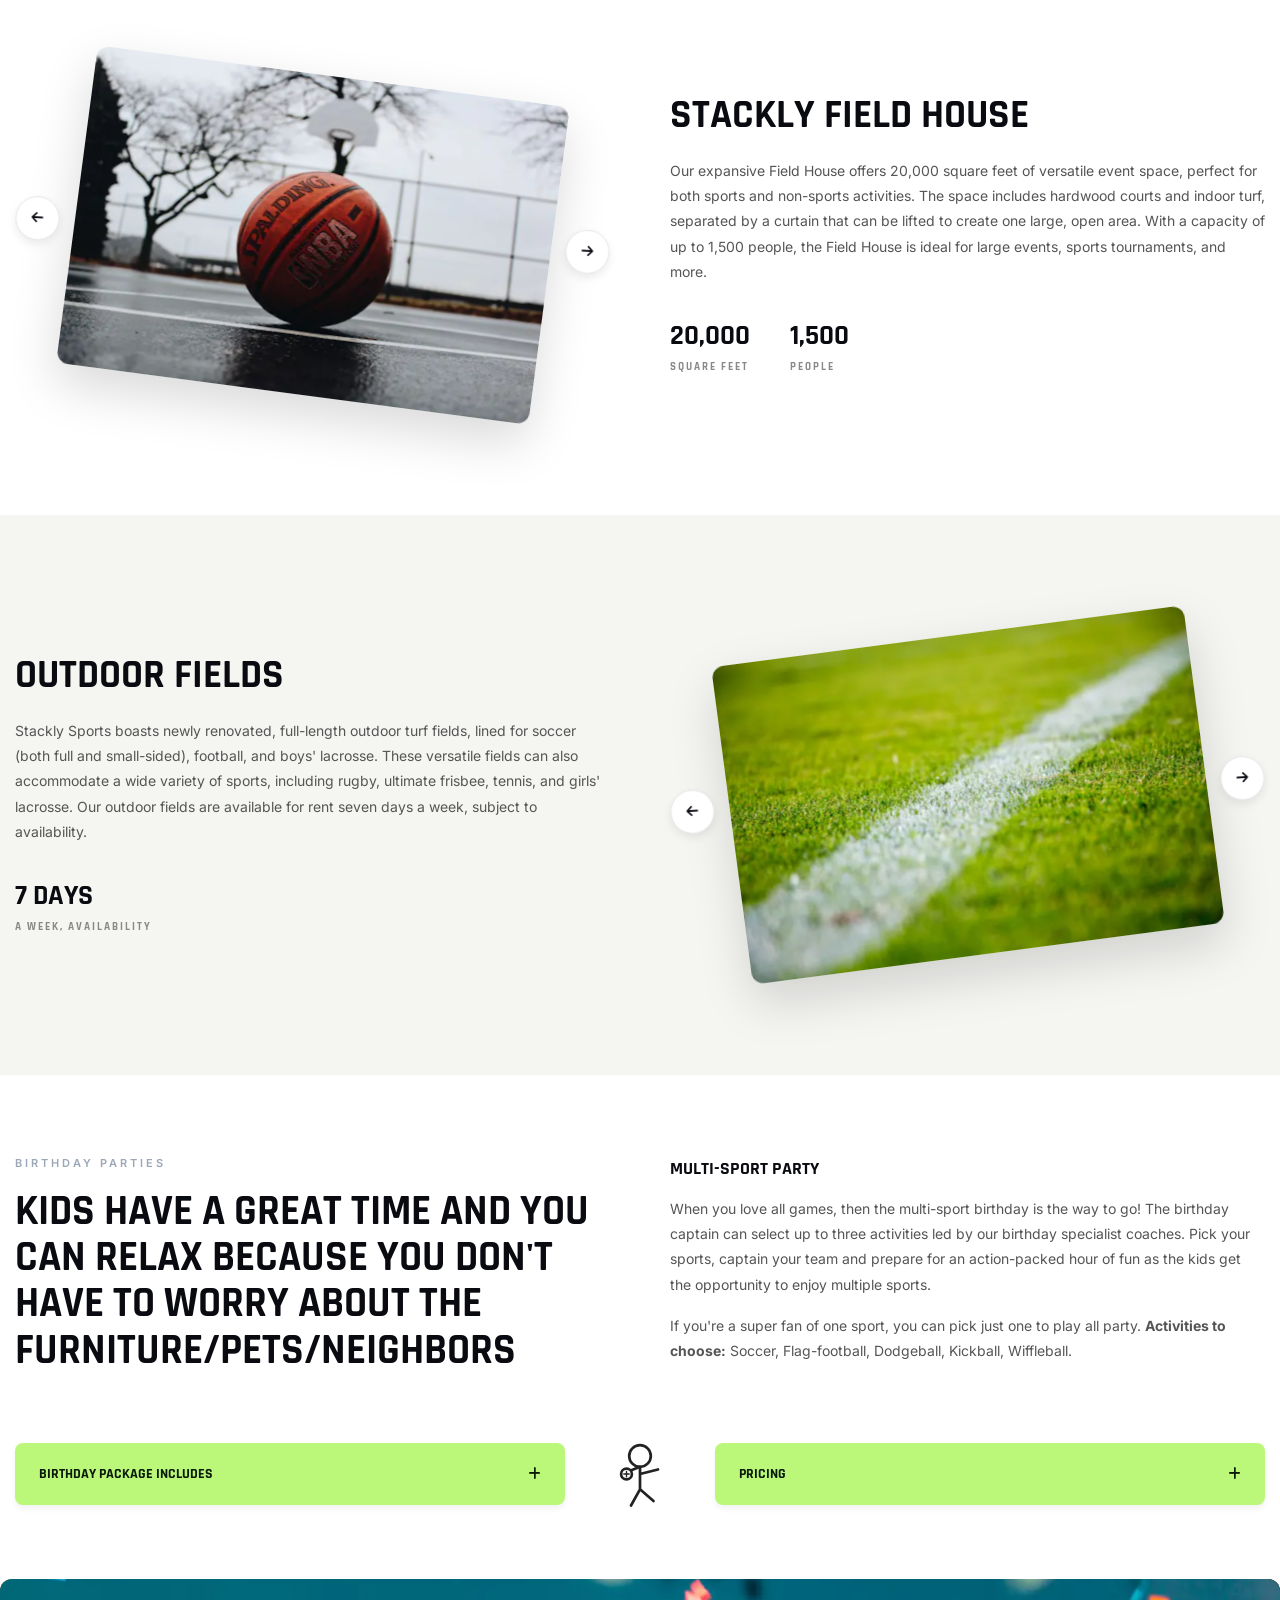
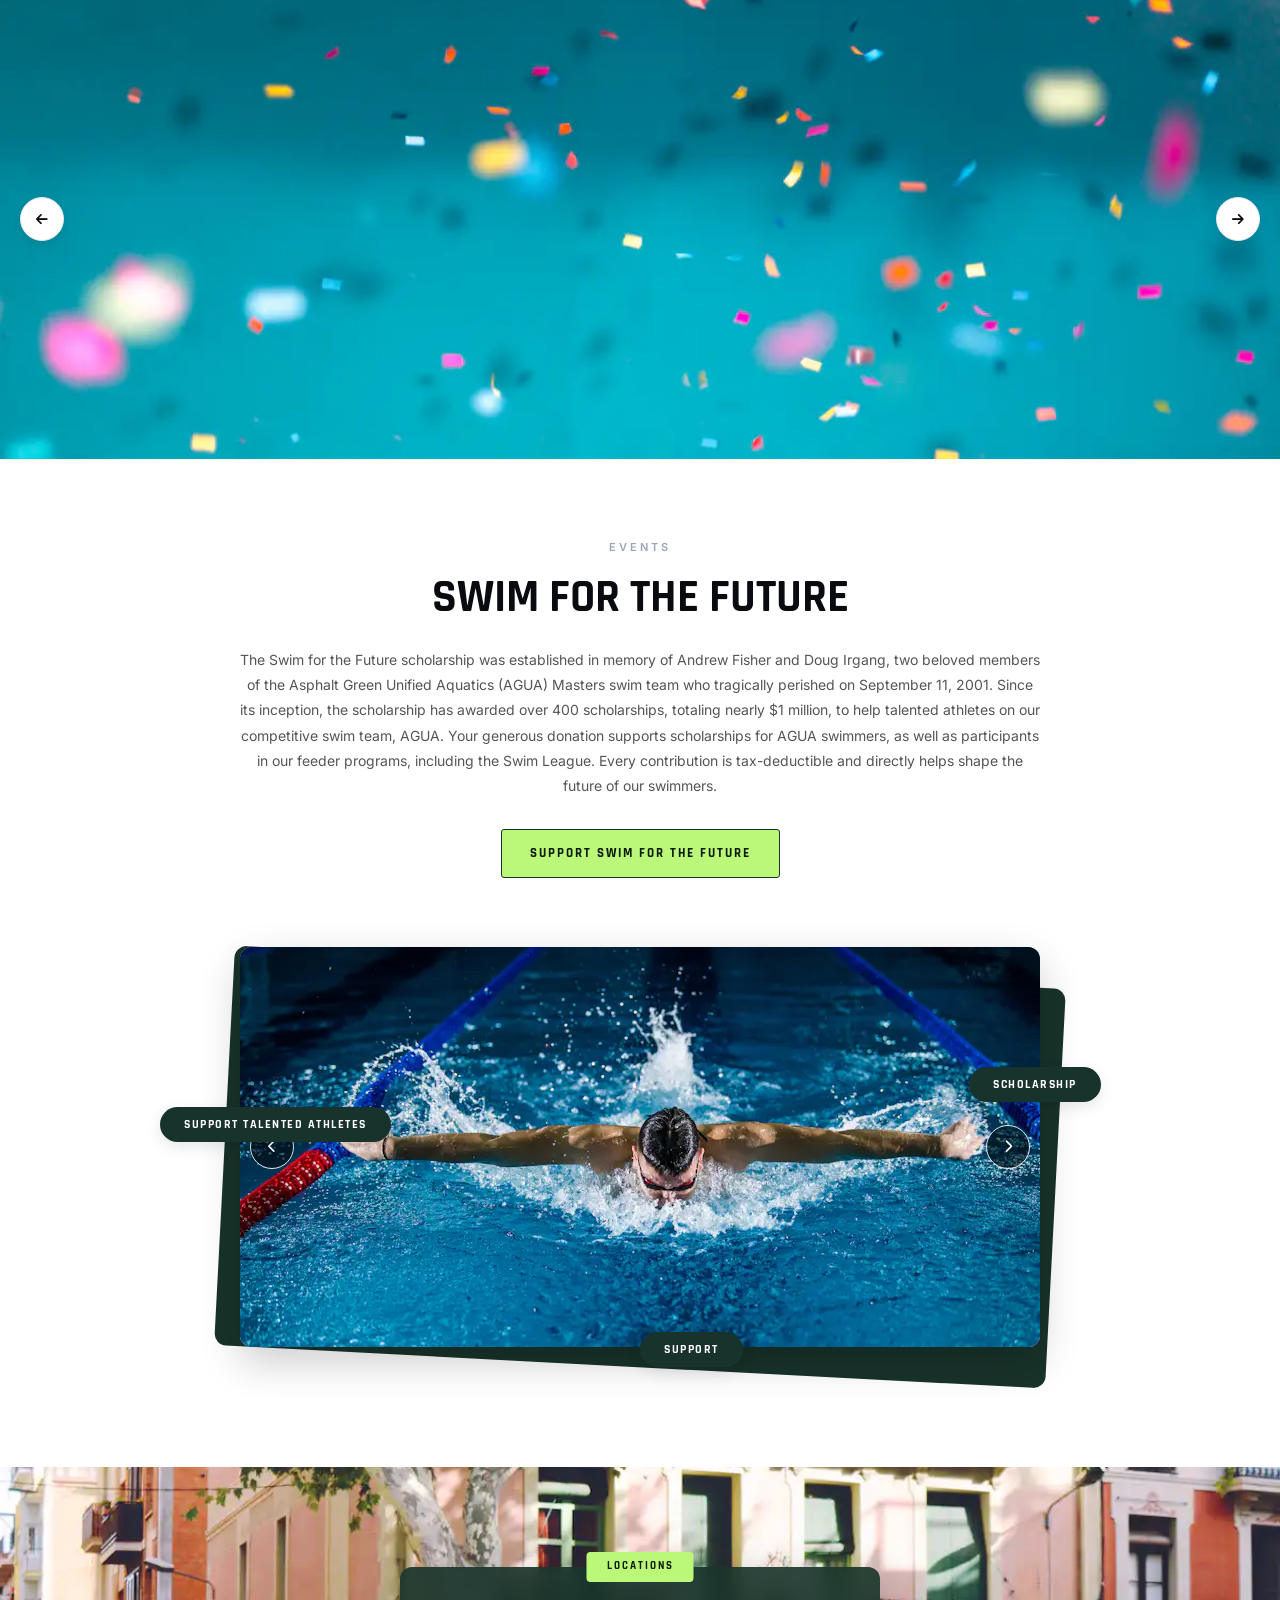
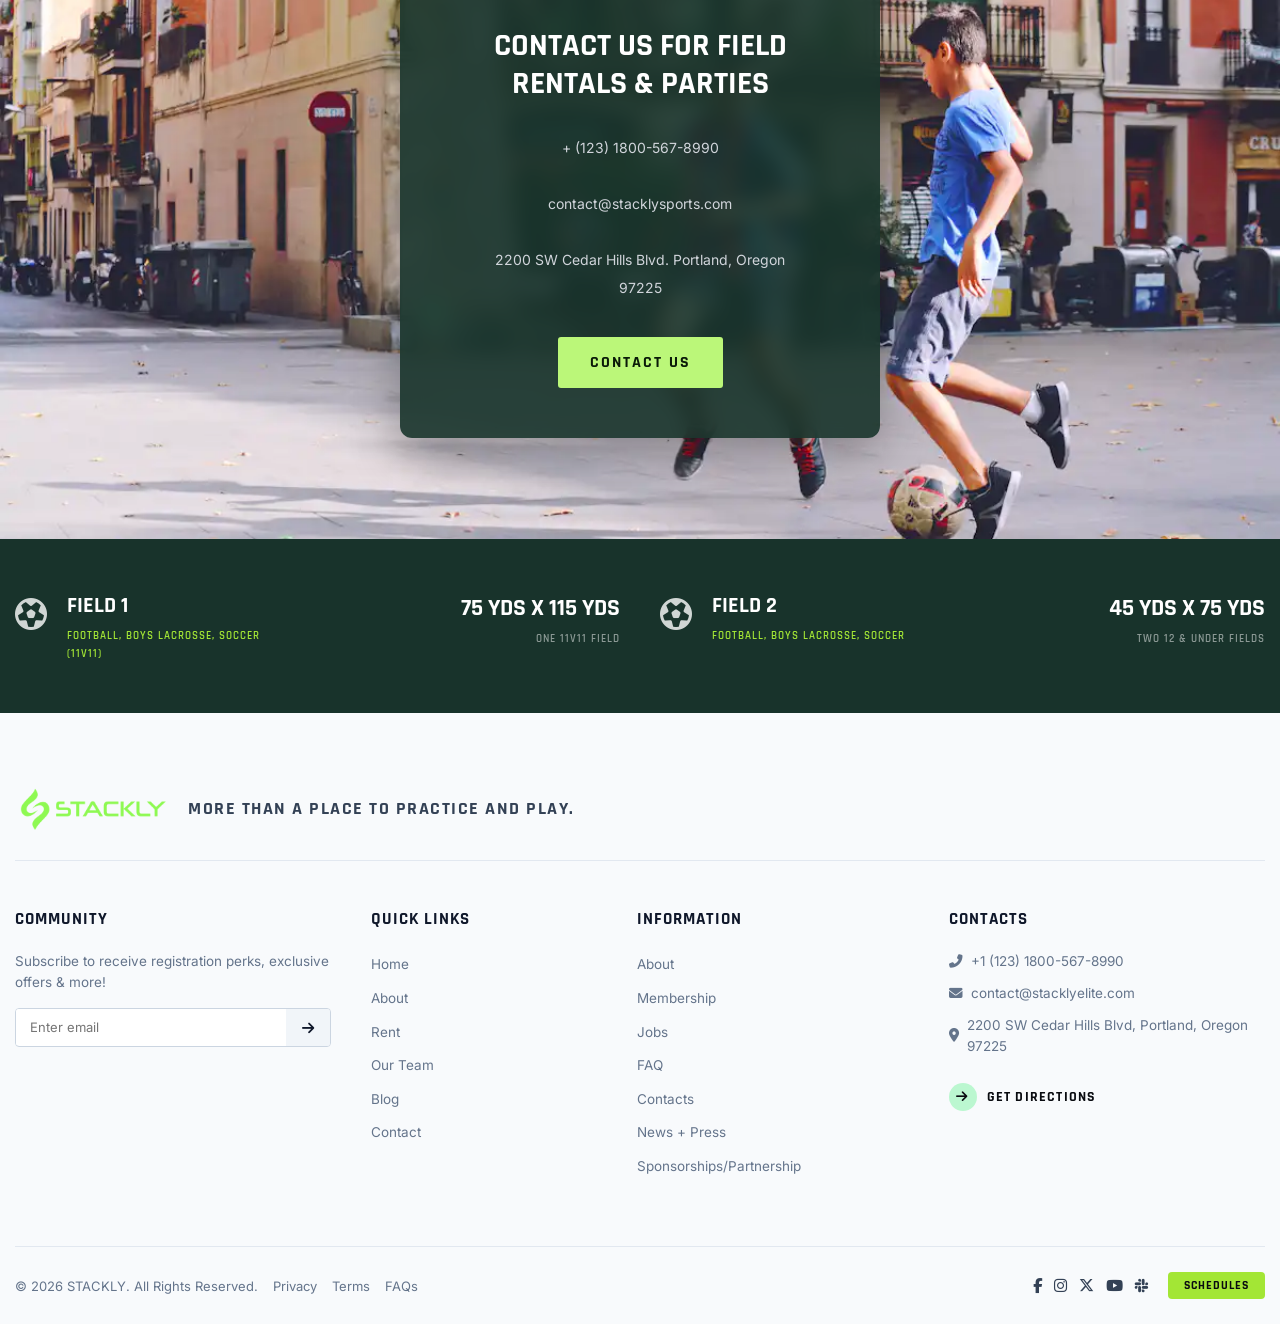
<file: rent.html>
﻿<!DOCTYPE html>
<html lang="en">
<head>
  <meta charset="UTF-8">
  <meta name="viewport" content="width=device-width, initial-scale=1.0">
  <title>Shop | Stackly Sports Club</title>
  <meta name="description" content="Shop the Stackly Sports Club store for gear, apparel, and equipment for every sport.">

  <!-- Favicon -->
  <link rel="icon" type="image/webp" href="asset/image/stackly_.webp">

  <!-- FontAwesome 6 Icons -->
  <link rel="stylesheet" href="https://cdnjs.cloudflare.com/ajax/libs/font-awesome/6.5.1/css/all.min.css">

  <!-- Theme Stylesheet -->
  <link rel="stylesheet" href="asset/css/style.css">
  <link rel="stylesheet" href="asset/css/scroll-animations.css">
</head>
<body>

  <!-- ==========================================================================
       1. HEADER & NAVIGATION
       ========================================================================== -->
  <header class="header-area">
    <div class="nav-container">
      <!-- Logo Branding -->
      <a href="index.html" class="logo-wrapper">
        <img src="asset/image/stackly_.webp" alt="Stackly Logo" class="logo-img">
        
      </a>

      <!-- Navigation Menu -->
      <nav class="nav-menu" id="navMenu">
        <a href="index.html" class="nav-link">Home</a>
        <a href="about.html" class="nav-link">About</a>
        <a href="blog.html" class="nav-link">Blog</a>
        <a href="rent.html" class="nav-link active">Rent</a>
        <a href="ourteam.html" class="nav-link">Our Team</a>
        <a href="contact.html" class="nav-link">Contact</a>
        <a href="login.html" class="btn-enquiry mobile-only-enquiry">Enquiry</a>
        </nav>

      <!-- Nav Actions -->
      <div class="nav-actions">
        
        <a href="login.html" class="btn-enquiry">
          Enquiry
        </a>
        <button class="menu-toggle" id="menuToggle" aria-label="Toggle Menu">
          <i class="fas fa-bars"></i>
        </button>
      </div>
    </div>
  </header>

  <!-- ==========================================================================
       2. HERO SECTION
       ========================================================================== -->
  <section class="hero-slider-section" id="home">
    <!-- Diagonal Dynamic Accent Lines -->
    <div class="diagonal-accent-1"></div>
    <div class="diagonal-accent-2"></div>
    <div class="diagonal-accent-3"></div>

    <div class="slider-container">
      <!-- Shop Hero Slide -->
      <div class="hero-slide active">
        <img src="asset/image/hero-shop.webp" alt="Sports Gear Shop" class="slide-bg">
        <div class="slide-overlay"></div>
        <div class="container">
          <div class="slide-content-wrap">
            <span class="slide-kicker">GEAR UP FOR GREATNESS</span>
            <h1 class="slide-title">SHOP<br>OUR STORE</h1>
            <p class="slide-desc">
              Premium sports apparel, equipment and accessories — hand-picked for <strong>CHAMPIONS</strong> at every level.
            </p>
          </div>
        </div>
      </div>
    </div>

    <!-- ==========================================================================
         BOTTOM 6-CATEGORY HERO STRIP
         ========================================================================== -->
    <div class="hero-bottom-strip">
      <div class="strip-item">
        <img src="asset/image/sport-cycling.webp" alt="Cycling" class="strip-bg">
        <div class="strip-overlay"></div>
        <div class="strip-content">
          <i class="fas fa-bicycle strip-icon"></i>
          <span class="strip-title">CYCLING</span>
        </div>
      </div>
      <div class="strip-item">
        <img src="asset/image/sport-golf.webp" alt="Golf" class="strip-bg">
        <div class="strip-overlay"></div>
        <div class="strip-content">
          <i class="fas fa-golf-ball strip-icon"></i>
          <span class="strip-title">GOLF</span>
        </div>
      </div>
      <div class="strip-item">
        <img src="asset/image/sport-swimming.webp" alt="Swimming" class="strip-bg">
        <div class="strip-overlay"></div>
        <div class="strip-content">
          <i class="fas fa-swimmer strip-icon"></i>
          <span class="strip-title">SWIMMING</span>
        </div>
      </div>
      <div class="strip-item">
        <img src="asset/image/sport-tennis.webp" alt="Tennis" class="strip-bg">
        <div class="strip-overlay"></div>
        <div class="strip-content">
          <i class="fas fa-table-tennis strip-icon"></i>
          <span class="strip-title">TENNIS</span>
        </div>
      </div>
      <div class="strip-item">
        <img src="asset/image/sport-track.webp" alt="Track Training" class="strip-bg">
        <div class="strip-overlay"></div>
        <div class="strip-content">
          <i class="fas fa-running strip-icon"></i>
          <span class="strip-title">TRACK TRAINING</span>
        </div>
      </div>
      <div class="strip-item">
        <img src="asset/image/sport-weight.webp" alt="Weight Training" class="strip-bg">
        <div class="strip-overlay"></div>
        <div class="strip-content">
          <i class="fas fa-dumbbell strip-icon"></i>
          <span class="strip-title">WEIGHT TRAINING</span>
        </div>
      </div>
    </div>
  </section>

  <!-- ==========================================================================
       SHOP PAGE — SECTION 1: TURF & FIELD RENTALS INTRO
       ========================================================================== -->
  <section class="shop-intro-section">
    <div class="container">
      <div class="shop-intro-grid">
        <div>
          <span class="shop-intro-kicker">INDOOR &amp; OUTDOOR EVENT SPACES</span>
          <h2 class="shop-intro-title">STACKLY SPORTS TURF &amp; FIELD RENTALS</h2>
        </div>
        <div>
          <p class="shop-intro-para">
            Searching for the ideal multi-use space for your next event? Stackly Sports &amp; Events Center provides top-notch indoor and outdoor Turf &amp; Field options tailored to meet a wide range of needs. Whether you're hosting team practices, renting space for leagues, or planning film and photo shoots, Stackly has the perfect venue for you.
          </p>
        </div>
      </div>
    </div>
  </section>

  <!-- ==========================================================================
       SHOP PAGE — SECTION 2: RENTAL RESTRICTIONS & CONTACT (Dark Info Box)
       ========================================================================== -->
  <section class="shop-info-box-section">
    <div class="container">
      <div class="shop-info-grid">
        <!-- Restrictions -->
        <div class="shop-info-block">
          <div class="shop-info-header">
            <span class="shop-info-icon"><i class="fas fa-check"></i></span>
            <h3 class="shop-info-title">RENTAL RESTRICTIONS</h3>
          </div>
          <p class="shop-info-desc">
            At this time, court and field rentals are only available to organizations that provide their own liability insurance. A coach must be on-site for the entire duration of the rental. Please note that rentals are not available for individuals or field trip groups.
          </p>
        </div>

        <!-- Contact -->
        <div class="shop-info-block">
          <div class="shop-info-header">
            <span class="shop-info-icon"><i class="fas fa-check"></i></span>
            <h3 class="shop-info-title">CONTACT US FOR TURF &amp; FIELD RENTALS</h3>
          </div>
          <p class="shop-info-desc">
            To inquire about availability and pricing, please contact our Field House Department at:
          </p>
          <ul class="shop-contact-list">
            <li><i class="fas fa-phone-alt"></i> +1 (123) 1800-567-8990</li>
            <li><i class="fas fa-envelope"></i> fields@stacklysports.com</li>
          </ul>
        </div>
      </div>
      <div class="shop-info-footer">
        <strong>PLEASE NOTE:</strong> Only certified service animals are permitted on the outdoor turf fields in compliance with ADA and New York State law. Pet dogs and other animals are not allowed on Stackly property.
      </div>
    </div>
  </section>

  <!-- ==========================================================================
       SHOP PAGE — SECTION 3: EAGLE FIELD HOUSE (Image Slider Right Tilt)
       ========================================================================== -->
  <section class="shop-fieldhouse-section">
    <div class="container">
      <div class="shop-fieldhouse-grid">
        
        <!-- Left: Image Slider -->
        <div>
          <div class="tilted-slider-wrap tilt-right" id="slider-fieldhouse">
            <button class="tilted-nav-btn prev-btn"><i class="fas fa-arrow-left"></i></button>
            <div class="tilted-slider-track">
              <img src="asset/image/shop-fieldhouse-1.webp" class="tilted-slider-slide active" alt="Fieldhouse Image 1">
              <img src="asset/image/shop-fieldhouse-2.webp" class="tilted-slider-slide" alt="Fieldhouse Image 2">
              <img src="asset/image/shop-fieldhouse-3.webp" class="tilted-slider-slide" alt="Fieldhouse Image 3">
            </div>
            <button class="tilted-nav-btn next-btn"><i class="fas fa-arrow-right"></i></button>
          </div>
        </div>

        <!-- Right: Text Content -->
        <div>
          <h2 class="shop-facility-title">STACKLY FIELD HOUSE</h2>
          <p class="shop-facility-desc">
            Our expansive Field House offers 20,000 square feet of versatile event space, perfect for both sports and non-sports activities. The space includes hardwood courts and indoor turf, separated by a curtain that can be lifted to create one large, open area. With a capacity of up to 1,500 people, the Field House is ideal for large events, sports tournaments, and more.
          </p>
          <div class="shop-facility-stats">
            <div class="shop-stat-item">
              <span class="shop-stat-num">20,000</span>
              <span class="shop-stat-label">SQUARE FEET</span>
            </div>
            <div class="shop-stat-item">
              <span class="shop-stat-num">1,500</span>
              <span class="shop-stat-label">PEOPLE</span>
            </div>
          </div>
        </div>

      </div>
    </div>
  </section>

  <!-- ==========================================================================
       SHOP PAGE — SECTION 4: OUTDOOR FIELDS (Image Slider Left Tilt)
       ========================================================================== -->
  <section class="shop-outdoor-section">
    <div class="container">
      <div class="shop-outdoor-grid">

        <!-- Left: Text Content -->
        <div>
          <h2 class="shop-facility-title">OUTDOOR FIELDS</h2>
          <p class="shop-facility-desc">
            Stackly Sports boasts newly renovated, full-length outdoor turf fields, lined for soccer (both full and small-sided), football, and boys' lacrosse. These versatile fields can also accommodate a wide variety of sports, including rugby, ultimate frisbee, tennis, and girls' lacrosse. Our outdoor fields are available for rent seven days a week, subject to availability.
          </p>
          <div class="shop-facility-stats">
            <div class="shop-stat-item">
              <span class="shop-stat-num">7 DAYS</span>
              <span class="shop-stat-label">A WEEK, AVAILABILITY</span>
            </div>
          </div>
        </div>

        <!-- Right: Image Slider -->
        <div>
          <div class="tilted-slider-wrap tilt-left" id="slider-outdoor">
            <button class="tilted-nav-btn prev-btn"><i class="fas fa-arrow-left"></i></button>
            <div class="tilted-slider-track">
              <img src="asset/image/shop-outdoor-1.webp" class="tilted-slider-slide active" alt="Outdoor Field 1">
              <img src="asset/image/shop-outdoor-2.webp" class="tilted-slider-slide" alt="Outdoor Field 2">
              <img src="asset/image/shop-outdoor-3.webp" class="tilted-slider-slide" alt="Outdoor Field 3">
            </div>
            <button class="tilted-nav-btn next-btn"><i class="fas fa-arrow-right"></i></button>
          </div>
        </div>

      </div>
    </div>
  </section>

  <!-- ==========================================================================
       SHOP PAGE — BIRTHDAY PARTIES
       ========================================================================== -->
  <section class="shop-party-section">
    <div class="container">
      <div class="shop-party-grid">
        <!-- Left: Title -->
        <div>
          <span class="party-kicker">BIRTHDAY PARTIES</span>
          <h2 class="party-title">KIDS HAVE A GREAT TIME AND YOU CAN RELAX BECAUSE YOU DON'T HAVE TO WORRY ABOUT THE FURNITURE/PETS/NEIGHBORS</h2>
        </div>
        
        <!-- Right: Text Content -->
        <div>
          <h3 class="party-subtitle">MULTI-SPORT PARTY</h3>
          <p class="party-desc">
            When you love all games, then the multi-sport birthday is the way to go! The birthday captain can select up to three activities led by our birthday specialist coaches. Pick your sports, captain your team and prepare for an action-packed hour of fun as the kids get the opportunity to enjoy multiple sports.
          </p>
          <p class="party-desc">
            If you're a super fan of one sport, you can pick just one to play all party. <strong>Activities to choose:</strong> Soccer, Flag-football, Dodgeball, Kickball, Wiffleball.
          </p>
        </div>
      </div>

      <!-- Action Row (Accordions + Doodle) -->
      <div class="party-action-row">
        <div class="party-accordion">
          <span>BIRTHDAY PACKAGE INCLUDES</span>
          <i class="fas fa-plus"></i>
        </div>
        
        <div class="party-doodle">
          <svg viewBox="0 0 100 100" fill="none" stroke="#222" stroke-width="3" stroke-linecap="round" stroke-linejoin="round">
            <circle cx="50" cy="30" r="12" />
            <path d="M50 42 v25 M30 50 l20 -8 M70 45 l-20 5 M40 85 l10 -18 M65 80 l-15 -13" />
            <circle cx="35" cy="50" r="6" fill="#fff" />
            <path d="M32 50 h6 M35 47 v6" stroke-width="1.5" />
          </svg>
        </div>

        <div class="party-accordion">
          <span>PRICING</span>
          <i class="fas fa-plus"></i>
        </div>
      </div>
    </div>

    <!-- Full-width Slider -->
    <div class="party-slider-wrap">
      <button class="tilted-nav-btn prev-btn" style="left: 20px;"><i class="fas fa-arrow-left"></i></button>
      <div class="flat-slider-track" style="width: 100%; height: 100%; position: relative;">
        <img src="asset/image/shop-party-1.webp" class="party-slider-slide active" alt="Birthday Party Setup 1">
        <img src="asset/image/shop-party-2.webp" class="party-slider-slide" alt="Birthday Party Setup 2">
        <img src="asset/image/shop-party-3.webp" class="party-slider-slide" alt="Birthday Party Setup 3">
      </div>
      <button class="tilted-nav-btn next-btn" style="right: 20px;"><i class="fas fa-arrow-right"></i></button>
    </div>
  </section>

  <!-- ==========================================================================
       SHOP PAGE — SWIM FOR THE FUTURE
       ========================================================================== -->
  <section class="shop-swim-section">
    <div class="container">
      <span class="swim-kicker">EVENTS</span>
      <h2 class="swim-title">SWIM FOR THE FUTURE</h2>
      <p class="swim-desc">
        The Swim for the Future scholarship was established in memory of Andrew Fisher and Doug Irgang, two beloved members of the Asphalt Green Unified Aquatics (AGUA) Masters swim team who tragically perished on September 11, 2001. Since its inception, the scholarship has awarded over 400 scholarships, totaling nearly $1 million, to help talented athletes on our competitive swim team, AGUA. Your generous donation supports scholarships for AGUA swimmers, as well as participants in our feeder programs, including the Swim League. Every contribution is tax-deductible and directly helps shape the future of our swimmers.
      </p>
      <a href="contact.html" class="btn-swim">SUPPORT SWIM FOR THE FUTURE</a>

      <div class="swim-interactive-area">
        <div class="swim-bg-shape"></div>
        
        <!-- Interactive Image Slider (with subtle arrows to satisfy functionality) -->
        <div class="swim-slider-container">
          <button class="tilted-nav-btn prev-btn" style="left: 10px; background: rgba(0,0,0,0.5); color: #fff; transform: translateY(-50%);"><i class="fas fa-chevron-left"></i></button>
          <div class="flat-slider-track" style="width: 100%; height: 100%; position: relative;">
            <img src="asset/image/shop-swim-slider-1.webp" class="party-slider-slide active" alt="Swim for the future 1">
            <img src="asset/image/shop-swim-slider-2.webp" class="party-slider-slide" alt="Swim for the future 2">
            <img src="asset/image/shop-swim-slider-3.webp" class="party-slider-slide" alt="Swim for the future 3">
          </div>
          <button class="tilted-nav-btn next-btn" style="right: 10px; background: rgba(0,0,0,0.5); color: #fff; transform: translateY(-50%);"><i class="fas fa-chevron-right"></i></button>
        </div>

        <div class="swim-pill left">SUPPORT TALENTED ATHLETES</div>
        <div class="swim-pill bottom">SUPPORT</div>
        <div class="swim-pill right">SCHOLARSHIP</div>
      </div>
    </div>
  </section>

  <!-- ==========================================================================
       SHOP PAGE — LOCATIONS / CONTACT CARD
       ========================================================================== -->
  <section class="shop-location-section">
    <div class="container" style="display: flex; justify-content: center;">
      <div class="location-card">
        <div class="location-badge">LOCATIONS</div>
        <h2 class="location-title">CONTACT US FOR FIELD RENTALS &amp; PARTIES</h2>
        <div class="location-info">
          + (123) 1800-567-8990<br><br>
          contact@stacklysports.com<br><br>
          2200 SW Cedar Hills Blvd. Portland, Oregon<br>
          97225
        </div>
        <a href="contact.html" class="btn-location">CONTACT US</a>
      </div>
    </div>
  </section>

  <!-- ==========================================================================
       SHOP PAGE — SECTION 5: FIELD SPECS
       ========================================================================== -->
  <section class="shop-specs-section">
    <div class="container">
      <div class="shop-specs-grid">

        <!-- Field 1 -->
        <div class="shop-spec-block">
          <div class="spec-icon">
            <i class="far fa-futbol"></i>
          </div>
          <div class="spec-content-left">
            <h4>FIELD 1</h4>
            <p>FOOTBALL, BOYS LACROSSE, SOCCER<br>(11V11)</p>
          </div>
          <div class="spec-content-right" style="margin-left: auto; text-align: right;">
            <h4>75 YDS X 115 YDS</h4>
            <p>ONE 11V11 FIELD</p>
          </div>
        </div>

        <!-- Field 2 -->
        <div class="shop-spec-block">
          <div class="spec-icon">
            <i class="far fa-futbol"></i>
          </div>
          <div class="spec-content-left">
            <h4>FIELD 2</h4>
            <p>FOOTBALL, BOYS LACROSSE, SOCCER</p>
          </div>
          <div class="spec-content-right" style="margin-left: auto; text-align: right;">
            <h4>45 YDS X 75 YDS</h4>
            <p>TWO 12 &amp; UNDER FIELDS</p>
          </div>
        </div>

      </div>
    </div>
  </section>

  <!-- ==========================================================================
       MASTER FOOTER
       ========================================================================== -->
  <footer class="master-sports-footer" id="contact">
    <div class="container">
      <div class="footer-brand-banner">
        <a href="index.html" class="logo-wrapper">
          <img src="asset/image/stackly_.webp" alt="Stackly Logo" class="logo-img">
        </a>
        <div class="footer-slogan">MORE THAN A PLACE TO PRACTICE AND PLAY.</div>
      </div>

      <div class="master-footer-grid">
        <div>
          <h4 class="footer-col-title">Community</h4>
          <p class="footer-col-desc">Subscribe to receive registration perks, exclusive offers &amp; more!</p>
          <form class="footer-newsletter-form" onsubmit="event.preventDefault(); alert('Subscribed successfully!');">
            <input type="email" placeholder="Enter email" required>
            <button type="submit" aria-label="Submit newsletter"><i class="fas fa-arrow-right"></i></button>
          </form>
        </div>
        <div>
          <h4 class="footer-col-title">Quick Links</h4>
          <ul class="footer-nav-list">
            <li><a href="index.html">Home</a></li>
            <li><a href="about.html">About</a></li>
            <li><a href="rent.html">Rent</a></li>
            <li><a href="ourteam.html">Our Team</a></li>
            <li><a href="blog.html">Blog</a></li>
            <li><a href="contact.html">Contact</a></li>
          </ul>
        </div>
        <div>
          <h4 class="footer-col-title">Information</h4>
          <ul class="footer-nav-list">
            <li><a href="404.html">About</a></li>
            <li><a href="404.html">Membership</a></li>
            <li><a href="404.html">Jobs</a></li>
            <li><a href="404.html">FAQ</a></li>
            <li><a href="404.html">Contacts</a></li>
            <li><a href="404.html">News + Press</a></li>
            <li><a href="404.html">Sponsorships/Partnership</a></li>
          </ul>
        </div>
        <div>
          <h4 class="footer-col-title">Contacts</h4>
          <ul class="footer-contacts-list">
            <li><i class="fas fa-phone-alt"></i> +1 (123) 1800-567-8990</li>
            <li><i class="fas fa-envelope"></i> contact@stacklyelite.com</li>
            <li><i class="fas fa-map-marker-alt"></i> 2200 SW Cedar Hills Blvd, Portland, Oregon 97225</li>
          </ul>
          <a href="https://maps.google.com" target="_blank" class="program-action-link" style="margin-top: 15px;">
            <span class="arrow-circle-lime"><i class="fas fa-arrow-right"></i></span>
            <span>GET DIRECTIONS</span>
          </a>
        </div>
      </div>

      <div class="master-sub-footer">
        <div style="display: flex; align-items: center; flex-wrap: wrap;">
          <span>&copy; 2026 STACKLY. All Rights Reserved.</span>
          <div class="sub-footer-links">
            <a href="404.html">Privacy</a>
            <a href="404.html">Terms</a>
            <a href="404.html">FAQs</a>
          </div>
        </div>
        <div class="sub-footer-right">
          <div class="social-icons-row">
            <a href="404.html" aria-label="Facebook"><i class="fab fa-facebook-f"></i></a>
            <a href="404.html" aria-label="Instagram"><i class="fab fa-instagram"></i></a>
            <a href="404.html" aria-label="X Twitter"><i class="fab fa-x-twitter"></i></a>
            <a href="404.html" aria-label="YouTube"><i class="fab fa-youtube"></i></a>
            <a href="404.html" aria-label="Slack"><i class="fab fa-slack"></i></a>
          </div>
          <button class="btn-schedules" onclick="alert('Opening class schedules timetable...');">SCHEDULES</button>
        </div>
      </div>
    </div>
  </footer>

  <!-- Video Showreel Modal -->
  <div class="modal-overlay" id="videoModal">
    <div class="modal-box" style="max-width: 800px; padding: 20px;">
      <button class="modal-close-btn" id="closeVideoModal">&times;</button>
      <h3 style="font-family: var(--font-heading); font-size: 20px; text-transform: uppercase; margin-bottom: 15px; color: #fff;">
        <i class="fas fa-play-circle" style="color: var(--primary);"></i> Sports Highlights Showreel
      </h3>
      <div style="position: relative; padding-bottom: 56.25%; height: 0; overflow: hidden; border-radius: 6px;">
        <iframe style="position: absolute; top:0; left: 0; width: 100%; height: 100%; border: 0;"
          src="https://www.youtube-nocookie.com/embed/dQw4w9WgXcQ?autoplay=0"
          title="Sports Highlights"
          allow="accelerometer; autoplay; clipboard-write; encrypted-media; gyroscope; picture-in-picture"
          allowfullscreen></iframe>
      </div>
    </div>
  </div>

  <!-- Theme JavaScript File -->
  <script src="asset/js/main.js"></script>
<script>
document.addEventListener('DOMContentLoaded', function () {
  var go404 = function(e) { e.preventDefault(); window.location.href = '404.html'; };

  // CTA button classes to intercept
  var ctaBtnClasses = [
    'btn-all-testimonials','btn-about-explore','btn-proud-enrol',
    'btn-blog-member','btn-blog-benefits','btn-schedules',
    'btn-learn-more','btn-cta','btn-join-member','btn-join-benefits',
    'btn-join','btn-register','btn-book','btn-view','btn-enroll',
    'btn-get-started','btn-try','btn-explore','btn-play','btn-watch',
    'card-btn','hero-btn','program-btn','sport-btn','btn-clay-directions'
  ];
  ctaBtnClasses.forEach(function(cls) {
    document.querySelectorAll('.' + cls).forEach(function(el) {
      el.addEventListener('click', go404);
    });
  });

  // <a> tags pointing to services.html or 404.html-redirects (catch any remaining)
  document.querySelectorAll('a[href="services.html"]').forEach(function(a) {
    a.href = '404.html';
  });

  // Any button without onclick/type=submit whose text matches CTA keywords
  var keywords = ['LEARN MORE','JOIN NOW','GET STARTED','ALL TESTIMONIALS',
    'EXPLORE','REGISTER','BOOK NOW','VIEW MORE','ENROLL','BECOME A MEMBER',
    'MEMBERS BENEFITS','SCHEDULES','VIEW DETAILS','BUY NOW','ADD TO CART',
    'SHOP NOW','DISCOVER','READ MORE','SEE MORE','VIEW ALL','ALL REVIEWS',
    'ALL PROGRAMS','VIEW PROGRAM','GET TICKETS','APPLY NOW'];

  document.querySelectorAll('button, a.btn, a[class*="btn-"]').forEach(function(el) {
    var skipClasses = ['toggle-password','modal-close-btn','menu-toggle',
      'nav-icon-btn','tilted-nav-btn','btn-auth','social-btn',
      'btn-submit-contact','logout-btn','nav-link','btn-enquiry','btn-proud-enrol'];
    var isSkip = skipClasses.some(function(s){ return el.classList.contains(s); });
    var hasRealHref = el.tagName === 'A' && el.href &&
      !el.href.endsWith('#') && !el.href.includes('services.html') &&
      el.href.includes('.html') && !el.href.includes('404.html');
    if (!isSkip && !hasRealHref) {
      var txt = el.textContent.trim().toUpperCase();
      if (keywords.some(function(k){ return txt.indexOf(k) !== -1; })) {
        el.addEventListener('click', go404);
      }
    }
  });
});
</script>
<script src="asset/js/scroll-animations.js"></script>
</body>
</html>
</file>
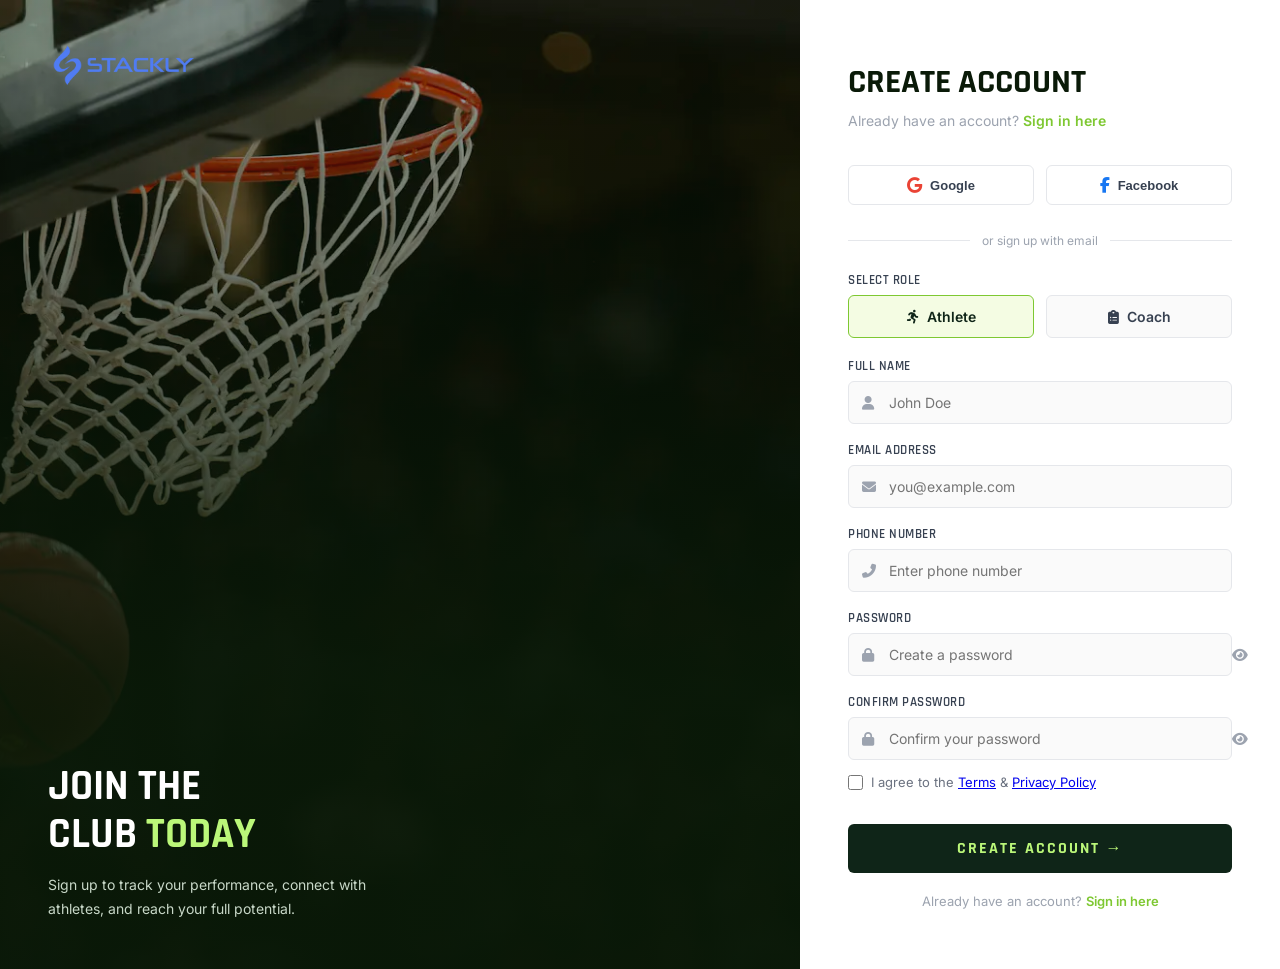
<file: signup.html>
<!DOCTYPE html>
<html lang="en">
<head>
  <meta charset="UTF-8">
  <meta name="viewport" content="width=device-width, initial-scale=1.0">
  <title>Sign Up | Stackly Sports Club</title>
  <link rel="icon" type="image/webp" href="asset/image/stackly_.webp">
  <link rel="stylesheet" href="https://cdnjs.cloudflare.com/ajax/libs/font-awesome/6.5.1/css/all.min.css">
  <link rel="preconnect" href="https://fonts.googleapis.com">
  <link href="https://fonts.googleapis.com/css2?family=Rajdhani:wght@500;600;700&family=Inter:wght@400;500;600&display=swap" rel="stylesheet">
  <style>
    *, *::before, *::after { box-sizing: border-box; margin: 0; padding: 0; }

    :root {
      --forest:   #0f2518;
      --forest-mid: #18332b;
      --lime:     #bbf779;
      --lime-dark:#7ec832;
      --dark:     #0a1a08;
      --white:    #ffffff;
      --gray:     #9ca3af;
      --light-bg: #f5f6f2;
    }

    body {
      font-family: 'Inter', sans-serif;
      min-height: 100vh;
      display: flex;
    }

    /* ── LEFT PANEL ─────────────────────────────────────── */
    .auth-image-panel {
      flex: 1;
      position: relative;
      overflow: hidden;
      display: flex;
      flex-direction: column;
      justify-content: flex-end;
    }

    .auth-image-panel img {
      position: absolute;
      inset: 0;
      width: 100%;
      height: 100%;
      object-fit: cover;
      object-position: center top;
    }

    .auth-image-overlay {
      position: absolute;
      inset: 0;
      background: linear-gradient(to top, rgba(10,26,8,0.92) 30%, rgba(10,26,8,0.35) 100%);
      z-index: 1;
    }

    .auth-image-content {
      position: relative;
      z-index: 2;
      padding: 48px;
    }

    .auth-logo {
      display: flex;
      align-items: center;
      gap: 10px;
      text-decoration: none;
      margin-bottom: auto;
      position: absolute;
      top: 40px;
      left: 48px;
      z-index: 10;
    }

    .auth-logo img {
      position: static;
      width: 46px;
      height: 46px;
      object-fit: contain;
      border-radius: 50%;
      border: 2px solid var(--lime);
      background: #fff;
      padding: 2px;
    }

    .auth-logo-text {
      font-family: 'Rajdhani', sans-serif;
      font-size: 22px;
      font-weight: 800;
      color: #fff;
      letter-spacing: 2px;
    }

    .auth-logo-text span { color: var(--lime); }

    .auth-tagline h2 {
      font-family: 'Rajdhani', sans-serif;
      font-size: 42px;
      font-weight: 800;
      text-transform: uppercase;
      color: #fff;
      line-height: 1.15;
      margin-bottom: 14px;
    }

    .auth-tagline h2 span { color: var(--lime); }

    .auth-tagline p {
      font-size: 14px;
      color: #c8d8c8;
      line-height: 1.7;
      max-width: 340px;
    }

    /* ── RIGHT PANEL ─────────────────────────────────────── */
    .auth-form-panel {
      width: 480px;
      min-width: 380px;
      background: var(--white);
      display: flex;
      flex-direction: column;
      justify-content: center;
      padding: 60px 48px;
      overflow-y: auto;
    }

    .auth-form-header {
      margin-bottom: 36px;
    }

    .auth-form-header h1 {
      font-family: 'Rajdhani', sans-serif;
      font-size: 34px;
      font-weight: 800;
      text-transform: uppercase;
      color: var(--dark);
      margin-bottom: 8px;
    }

    .auth-form-header p {
      font-size: 14px;
      color: var(--gray);
    }

    .auth-form-header p a {
      color: var(--lime-dark);
      font-weight: 600;
      text-decoration: none;
    }

    .auth-form-header p a:hover { text-decoration: underline; }

    /* Social Buttons */
    .social-btns {
      display: flex;
      gap: 12px;
      margin-bottom: 28px;
    }

    .social-btn {
      flex: 1;
      display: flex;
      align-items: center;
      justify-content: center;
      gap: 8px;
      padding: 11px;
      border: 1.5px solid #e5e7eb;
      border-radius: 6px;
      font-size: 13px;
      font-weight: 600;
      color: #374151;
      cursor: pointer;
      background: #fff;
      transition: all 0.2s ease;
    }

    .social-btn:hover {
      background: var(--light-bg);
      border-color: #d1d5db;
    }

    .social-btn i { font-size: 16px; }
    .social-btn .fa-google { color: #ea4335; }
    .social-btn .fa-facebook-f { color: #1877f2; }

    .divider {
      display: flex;
      align-items: center;
      gap: 12px;
      margin-bottom: 24px;
    }

    .divider::before,
    .divider::after {
      content: '';
      flex: 1;
      height: 1px;
      background: #e5e7eb;
    }

    .divider span {
      font-size: 12px;
      color: var(--gray);
      white-space: nowrap;
    }

    /* Form Fields */
    .role-selector {
      display: flex;
      gap: 12px;
      margin-bottom: 20px;
    }
    
    .role-option {
      flex: 1;
      position: relative;
    }

    .role-option input[type="radio"] {
      display: none;
    }

    .role-option label {
      display: flex !important;
      align-items: center;
      justify-content: center;
      gap: 8px;
      padding: 12px;
      border: 1.5px solid #e5e7eb;
      border-radius: 6px;
      font-size: 14px !important;
      font-weight: 600 !important;
      color: #374151 !important;
      cursor: pointer;
      background: #fafafa;
      transition: all 0.2s ease;
      font-family: 'Inter', sans-serif !important;
      text-transform: none !important;
      letter-spacing: normal !important;
      margin-bottom: 0 !important;
    }

    .role-option input[type="radio"]:checked + label {
      border-color: var(--lime-dark);
      background: #f4fce3;
      color: var(--forest) !important;
    }

    .form-group {
      margin-bottom: 18px;
    }

    .form-group label {
      display: block;
      font-size: 13px;
      font-weight: 600;
      color: #374151;
      margin-bottom: 7px;
      font-family: 'Rajdhani', sans-serif;
      letter-spacing: 0.5px;
      text-transform: uppercase;
    }

    .input-wrap {
      position: relative;
    }

    .input-wrap i {
      position: absolute;
      left: 14px;
      top: 50%;
      transform: translateY(-50%);
      color: #9ca3af;
      font-size: 14px;
    }

    .form-group input {
      width: 100%;
      padding: 12px 14px 12px 40px;
      border: 1.5px solid #e5e7eb;
      border-radius: 6px;
      font-size: 14px;
      color: #111;
      background: #fafafa;
      transition: all 0.2s ease;
      outline: none;
      font-family: 'Inter', sans-serif;
    }

    .form-group input:focus {
      border-color: var(--lime-dark);
      background: #fff;
      box-shadow: 0 0 0 3px rgba(126,200,50,0.15);
    }

    .toggle-password {
      position: absolute;
      right: 14px;
      top: 50%;
      transform: translateY(-50%);
      cursor: pointer;
      color: #9ca3af;
      font-size: 14px;
      background: none;
      border: none;
    }

    .toggle-password:hover { color: #374151; }

    .form-row {
      display: flex;
      justify-content: space-between;
      align-items: center;
      margin-bottom: 24px;
      margin-top: -4px;
    }

    .remember-wrap {
      display: flex;
      align-items: center;
      gap: 8px;
      cursor: pointer;
    }

    .remember-wrap input[type="checkbox"] {
      accent-color: var(--lime-dark);
      width: 15px;
      height: 15px;
      cursor: pointer;
    }

    .remember-wrap span {
      font-size: 13px;
      color: #6b7280;
    }

    .btn-auth {
      width: 100%;
      padding: 14px;
      background: var(--forest);
      color: var(--lime);
      font-family: 'Rajdhani', sans-serif;
      font-size: 16px;
      font-weight: 800;
      letter-spacing: 2px;
      text-transform: uppercase;
      border: none;
      border-radius: 6px;
      cursor: pointer;
      transition: all 0.25s ease;
      margin-bottom: 20px;
      margin-top: 10px;
    }

    .btn-auth:hover {
      background: var(--lime);
      color: var(--dark);
      box-shadow: 0 6px 20px rgba(126,200,50,0.35);
      transform: translateY(-1px);
    }

    .auth-footer-note {
      text-align: center;
      font-size: 13px;
      color: var(--gray);
    }

    .auth-footer-note a {
      color: var(--lime-dark);
      font-weight: 600;
      text-decoration: none;
    }

    .auth-footer-note a:hover { text-decoration: underline; }

    /* Responsive */
        @media (max-width: 900px) {
      body { flex-direction: column; }
      .auth-image-panel { display: flex !important; flex: none; height: 220px; overflow: visible; }
      .auth-image-content { display: none; }
      .auth-form-panel { 
        width: 100%; 
        border-radius: 30px 30px 0 0; 
        margin-top: -40px; 
        padding: 40px 24px; 
        z-index: 10; 
        position: relative;
        background: #ffffff;
        box-shadow: 0 -10px 40px rgba(0,0,0,0.15); 
      }
    }
  </style>
</head>
<body>

  <!-- LEFT: Image Panel -->
  <div class="auth-image-panel">
    <img src="asset/image/auth-bg.webp" alt="Sports Action">
    <div class="auth-image-overlay"></div>

    <a href="index.html" class="auth-logo">
      <img src="asset/image/stackly_.webp" alt="Stackly Logo" style="width: 150px; height: auto; border: none; background: transparent; padding: 0; border-radius: 0;">
    </a>

    <div class="auth-image-content">
      <div class="auth-tagline">
        <h2>JOIN THE<br>CLUB <span>TODAY</span></h2>
        <p>Sign up to track your performance, connect with athletes, and reach your full potential.</p>
      </div>
    </div>
  </div>

  <!-- RIGHT: Form Panel -->
  <div class="auth-form-panel">
    <div class="auth-form-header">
      <h1>Create Account</h1>
      <p>Already have an account? <a href="login.html">Sign in here</a></p>
    </div>

    <!-- Social Login -->
    <div class="social-btns">
      <button type="button" class="social-btn" onclick="window.location.href='404.html'"><i class="fab fa-google"></i> Google</button>
      <button type="button" class="social-btn" onclick="window.location.href='404.html'"><i class="fab fa-facebook-f"></i> Facebook</button>
    </div>

    <div class="divider"><span>or sign up with email</span></div>

    <!-- Form -->
    <form action="#" method="POST">
      <div class="form-group">
        <label>Select Role</label>
        <div class="role-selector">
          <div class="role-option">
            <input type="radio" name="role" id="roleAthleteSignup" value="athlete" checked>
            <label for="roleAthleteSignup"><i class="fas fa-running"></i> Athlete</label>
          </div>
          <div class="role-option">
            <input type="radio" name="role" id="roleCoachSignup" value="coach">
            <label for="roleCoachSignup"><i class="fas fa-clipboard-list"></i> Coach</label>
          </div>
        </div>
      </div>

      <div class="form-group">
        <label>Full Name</label>
        <div class="input-wrap">
          <i class="fas fa-user"></i>
          <input type="text" name="name" placeholder="John Doe" oninput="this.value = this.value.replace(/[^a-zA-Z\s]/g, '')" required>
        </div>
      </div>

      <div class="form-group">
        <label>Email Address</label>
        <div class="input-wrap">
          <i class="fas fa-envelope"></i>
          <input type="email" name="email" placeholder="you@example.com" required>
        </div>
      </div>

      <div class="form-group">
        <label>Phone Number</label>
        <div class="input-wrap">
          <i class="fas fa-phone-alt"></i>
          <input type="tel" name="phone" placeholder="Enter phone number" oninput="this.value = this.value.replace(/[^0-9]/g, '')" required>
        </div>
      </div>

      <div class="form-group">
        <label>Password</label>
        <div class="input-wrap">
          <i class="fas fa-lock"></i>
          <input type="password" name="password" id="signupPassword" placeholder="Create a password" required>
          <button type="button" class="toggle-password" onclick="togglePass('signupPassword', this)">
            <i class="fas fa-eye"></i>
          </button>
        </div>
      </div>

      <div class="form-group">
        <label>Confirm Password</label>
        <div class="input-wrap">
          <i class="fas fa-lock"></i>
          <input type="password" name="confirm_password" id="confirmPassword" placeholder="Confirm your password" required>
          <button type="button" class="toggle-password" onclick="togglePass('confirmPassword', this)">
            <i class="fas fa-eye"></i>
          </button>
        </div>
      </div>

      <div class="form-row">
        <label class="remember-wrap">
          <input type="checkbox" required> <span>I agree to the <a href="404.html" class="forgot-link">Terms</a> &amp; <a href="404.html" class="forgot-link">Privacy Policy</a></span>
        </label>
      </div>

      <button type="submit" class="btn-auth">Create Account &rarr;</button>
    </form>

    <div class="auth-footer-note">
      Already have an account? <a href="login.html">Sign in here</a>
    </div>
  </div>

  <script>
    function togglePass(id, btn) {
      const input = document.getElementById(id);
      const icon = btn.querySelector('i');
      if (input.type === 'password') {
        input.type = 'text';
        icon.classList.replace('fa-eye', 'fa-eye-slash');
      } else {
        input.type = 'password';
        icon.classList.replace('fa-eye-slash', 'fa-eye');
      }
    }

    document.querySelector('form').addEventListener('submit', function(e) {
      e.preventDefault();
      const name = this.querySelector('input[name="name"]').value;
      const email = this.querySelector('input[name="email"]').value;
      const role = this.querySelector('input[name="role"]:checked').value;
      
      localStorage.setItem('stacklyUser', JSON.stringify({
        name: name,
        email: email,
        role: role
      }));

      window.location.href = `dashboard-${role}.html`;
    });
  </script>

<script>
document.addEventListener('DOMContentLoaded', function () {
  var go404 = function(e) { e.preventDefault(); window.location.href = '404.html'; };

  // CTA button classes to intercept
  var ctaBtnClasses = [
    'btn-all-testimonials','btn-about-explore','btn-proud-enrol',
    'btn-blog-member','btn-blog-benefits','btn-schedules',
    'btn-learn-more','btn-cta','btn-join-member','btn-join-benefits',
    'btn-join','btn-register','btn-book','btn-view','btn-enroll',
    'btn-get-started','btn-try','btn-explore','btn-play','btn-watch',
    'card-btn','hero-btn','program-btn','sport-btn','btn-clay-directions'
  ];
  ctaBtnClasses.forEach(function(cls) {
    document.querySelectorAll('.' + cls).forEach(function(el) {
      el.addEventListener('click', go404);
    });
  });

  // <a> tags pointing to services.html or 404.html-redirects (catch any remaining)
  document.querySelectorAll('a[href="services.html"]').forEach(function(a) {
    a.href = '404.html';
  });

  // Any button without onclick/type=submit whose text matches CTA keywords
  var keywords = ['LEARN MORE','JOIN NOW','GET STARTED','ALL TESTIMONIALS',
    'EXPLORE','REGISTER','BOOK NOW','VIEW MORE','ENROLL','BECOME A MEMBER',
    'MEMBERS BENEFITS','SCHEDULES','VIEW DETAILS','BUY NOW','ADD TO CART',
    'SHOP NOW','DISCOVER','READ MORE','SEE MORE','VIEW ALL','ALL REVIEWS',
    'ALL PROGRAMS','VIEW PROGRAM','GET TICKETS','APPLY NOW'];

  document.querySelectorAll('button, a.btn, a[class*="btn-"]').forEach(function(el) {
    var skipClasses = ['toggle-password','modal-close-btn','menu-toggle',
      'nav-icon-btn','tilted-nav-btn','btn-auth','social-btn',
      'btn-submit-contact','logout-btn','nav-link','btn-enquiry','btn-proud-enrol'];
    var isSkip = skipClasses.some(function(s){ return el.classList.contains(s); });
    var hasRealHref = el.tagName === 'A' && el.href &&
      !el.href.endsWith('#') && !el.href.includes('services.html') &&
      el.href.includes('.html') && !el.href.includes('404.html');
    if (!isSkip && !hasRealHref) {
      var txt = el.textContent.trim().toUpperCase();
      if (keywords.some(function(k){ return txt.indexOf(k) !== -1; })) {
        el.addEventListener('click', go404);
      }
    }
  });
});
</script>
</body>
</html>
</file>
<file: asset/css/style.css>
/* ==========================================================================
   STACKLY SPORTS THEME - COMPLETE MASTER STYLESHEET
   Including Hero, Programs, Explore Club, Values, Testimonials, Location & Footer
   ========================================================================== */

@import url('https://fonts.googleapis.com/css2?family=Caveat:wght@600;700&family=Rajdhani:wght@500;600;700;800&family=Inter:wght@300;400;500;600;700&display=swap');

:root {
  --primary: #0084ff;
  --primary-glow: #00d2ff;
  --primary-dark: #0056b3;
  --accent-cyan: #00f0ff;
  --accent-lime: #bbf7d0;
  --accent-lime-btn: #a3e635;
  --accent-lime-vibrant: #c6f17e;
  --accent-lime-dark: #166534;
  --forest-dark: #18332b;
  --forest-darker: #122822;
  --dark-bg: #090b10;
  --dark-surface: #10141d;
  --dark-surface-2: #161c28;
  --dark-card: #141a24;
  --light-bg: #f3f4f6;
  --light-card: #ffffff;
  --text-dark: #090b10;
  --text-body: #64748b;
  --border-color: rgba(255, 255, 255, 0.08);
  --border-cyan: rgba(0, 240, 255, 0.3);
  --text-white: #ffffff;
  --text-gray: #9ba6b7;
  --font-heading: 'Rajdhani', sans-serif;
  --font-body: 'Inter', sans-serif;
  --font-hand: 'Caveat', cursive;
  --transition: all 0.3s cubic-bezier(0.25, 0.8, 0.25, 1);
}

* {
  margin: 0;
  padding: 0;
  box-sizing: border-box;
}

html {
  scroll-behavior: smooth;
  font-size: 16px;
}

body {
  font-family: var(--font-body);
  background-color: var(--dark-bg);
  color: var(--text-white);
  line-height: 1.6;
  overflow-x: hidden;
  -webkit-font-smoothing: antialiased;
}

a {
  text-decoration: none;
  color: inherit;
  transition: var(--transition);
}

ul {
  list-style: none;
}

img {
  max-width: 100%;
  height: auto;
  display: block;
}

button, input, select, textarea {
  font-family: inherit;
  outline: none;
  border: none;
}

.container {
  width: 100%;
  max-width: 1280px;
  margin: 0 auto;
  padding: 0 20px;
}

/* ==========================================================================
   HEADER & NAVIGATION
   ========================================================================== */
.header-area {
  position: fixed;
  top: 0;
  left: 0;
  width: 100%;
  z-index: 1000;
  background: rgba(9, 11, 16, 0.94);
  backdrop-filter: blur(12px);
  border-bottom: 1px solid rgba(255, 255, 255, 0.06);
  transition: var(--transition);
}

.header-area.scrolled {
  background: rgba(7, 9, 13, 0.98);
  box-shadow: 0 10px 30px rgba(0, 0, 0, 0.6);
  border-bottom: 1px solid rgba(0, 132, 255, 0.25);
}

.nav-container {
  display: flex;
  align-items: center;
  justify-content: space-between;
  height: 80px;
  max-width: 1440px;
  margin: 0 auto;
  padding: 0 24px;
}

.logo-wrapper {
  display: flex;
  align-items: center;
  gap: 12px;
  text-decoration: none;
    filter: brightness(0) saturate(100%)
            invert(87%) sepia(29%) saturate(1000%)
            hue-rotate(42deg) brightness(105%) contrast(95%);
}

.logo-img {
  height: 42px;
  width: auto;
  object-fit: contain;
}

.brand-text {
  font-family: var(--font-heading);
  font-size: 28px;
  font-weight: 800;
  letter-spacing: 2px;
  color: var(--text-white);
  display: flex;
  align-items: center;
  gap: 4px;
}

.brand-text span {
  color: var(--primary);
  font-weight: 700;
}

.nav-menu {
  display: flex;
  align-items: center;
  gap: 32px;
}

.nav-link {
  font-family: var(--font-heading);
  font-size: 16px;
  font-weight: 700;
  letter-spacing: 1.5px;
  color: #cfd8dc;
  text-transform: uppercase;
  padding: 8px 4px;
  position: relative;
  transition: var(--transition);
}

.nav-link:hover,
.nav-link.active {
  color: var(--primary);
}

.nav-link.active::after,
.nav-link:hover::after {
  content: '';
  position: absolute;
  bottom: 0;
  left: 0;
  width: 100%;
  height: 2px;
  background: var(--primary);
  box-shadow: 0 0 10px var(--primary);
}

.nav-actions {
  display: flex;
  align-items: center;
  gap: 18px;
}

.nav-icon-btn {
  background: transparent;
  color: var(--text-white);
  font-size: 18px;
  cursor: pointer;
  position: relative;
  padding: 8px;
  border-radius: 50%;
  transition: var(--transition);
  display: flex;
  align-items: center;
  justify-content: center;
}

.nav-icon-btn:hover {
  color: var(--primary-glow);
  background: rgba(255, 255, 255, 0.05);
}

.cart-badge {
  position: absolute;
  top: 0;
  right: 0;
  background: var(--primary);
  color: #fff;
  font-size: 11px;
  font-weight: 700;
  width: 18px;
  height: 18px;
  border-radius: 50%;
  display: flex;
  align-items: center;
  justify-content: center;
  box-shadow: 0 0 8px rgba(0, 132, 255, 0.8);
}

.btn-enquiry {
  font-family: var(--font-heading);
  font-size: 15px;
  font-weight: 700;
  letter-spacing: 1.2px;
  text-transform: uppercase;
  color: #fff;
  background: var(--primary);
  padding: 10px 22px;
  border-radius: 4px;
  transition: var(--transition);
  display: inline-flex;
  align-items: center;
  gap: 8px;
}

.btn-enquiry:hover {
  background: var(--primary-dark);
  box-shadow: 0 0 15px rgba(0, 132, 255, 0.6);
  transform: translateY(-2px);
}

.menu-toggle {
  display: none;
  background: transparent;
  color: #fff;
  font-size: 24px;
  cursor: pointer;
}

/* ==========================================================================
   HERO SLIDER SECTION
   ========================================================================== */
.hero-slider-section {
  position: relative;
  width: 100%;
  height: 100vh;
  min-height: 750px;
  overflow: hidden;
  background-color: #05070a;
}

.slider-container {
  position: relative;
  width: 100%;
  height: 100%;
}

.hero-slide {
  position: absolute;
  top: 0;
  left: 0;
  width: 100%;
  height: 100%;
  opacity: 0;
  visibility: hidden;
  transition: opacity 0.8s ease-in-out, visibility 0.8s ease-in-out;
  display: flex;
  align-items: center;
}

.hero-slide.active {
  opacity: 1;
  visibility: visible;
  z-index: 2;
}

.slide-bg {
  position: absolute;
  top: 0;
  left: 0;
  width: 100%;
  height: 100%;
  object-fit: cover;
  object-position: center;
  transform: scale(1.08);
  transition: transform 6s ease-out;
}

.hero-slide.active .slide-bg {
  transform: scale(1);
}

.slide-overlay {
  position: absolute;
  top: 0;
  left: 0;
  width: 100%;
  height: 100%;
  background: linear-gradient(
    90deg,
    rgba(9, 11, 16, 0.94) 0%,
    rgba(9, 11, 16, 0.75) 45%,
    rgba(9, 11, 16, 0.35) 100%
  );
  z-index: 1;
}

/* Diagonal Dynamic Stripe Overlay */
.diagonal-accent-1 {
  position: absolute;
  top: 14%;
  right: 28%;
  width: 12px;
  height: 300px;
  background: var(--primary);
  transform: rotate(-35deg);
  opacity: 0.85;
  box-shadow: 0 0 25px rgba(0, 132, 255, 0.8);
  z-index: 2;
  pointer-events: none;
}

.diagonal-accent-2 {
  position: absolute;
  top: 36%;
  right: 12%;
  width: 18px;
  height: 400px;
  background: linear-gradient(180deg, #ffffff 0%, rgba(255, 255, 255, 0.15) 100%);
  transform: rotate(-35deg);
  opacity: 0.9;
  z-index: 2;
  pointer-events: none;
  filter: drop-shadow(0 0 15px rgba(255, 255, 255, 0.5));
}

.diagonal-accent-3 {
  position: absolute;
  bottom: 25%;
  left: 42%;
  width: 6px;
  height: 140px;
  background: var(--accent-cyan);
  transform: rotate(-35deg);
  opacity: 0.7;
  z-index: 2;
  pointer-events: none;
}

.slide-content-wrap {
  position: relative;
  z-index: 3;
  max-width: 800px;
  padding: 0 30px;
  margin-top: -60px;
}

.slide-kicker {
  display: inline-block;
  font-family: var(--font-heading);
  font-size: 16px;
  font-weight: 700;
  letter-spacing: 3px;
  text-transform: uppercase;
  color: #fff;
  margin-bottom: 12px;
  position: relative;
  padding-bottom: 6px;
}

.slide-kicker::after {
  content: '';
  position: absolute;
  bottom: 0;
  left: 0;
  width: 45px;
  height: 2px;
  background: var(--primary);
}

.slide-title {
  font-family: var(--font-heading);
  font-size: 72px;
  font-weight: 800;
  line-height: 1.05;
  letter-spacing: 1.5px;
  text-transform: uppercase;
  color: #ffffff;
  margin-bottom: 18px;
  text-shadow: 0 4px 20px rgba(0, 0, 0, 0.8);
}

.slide-desc {
  font-size: 17px;
  color: #cfd8dc;
  line-height: 1.6;
  max-width: 620px;
  margin-bottom: 32px;
}

.slide-desc strong {
  color: #ffffff;
  font-weight: 600;
}

/* Slider Controls */
.slider-control-bar {
  position: absolute;
  bottom: 145px;
  left: 50%;
  transform: translateX(-50%);
  z-index: 10;
  display: flex;
  align-items: center;
  gap: 12px;
  background: rgba(0, 0, 0, 0.45);
  backdrop-filter: blur(8px);
  padding: 6px 16px;
  border-radius: 30px;
  border: 1px solid rgba(255, 255, 255, 0.1);
}

.ctrl-btn {
  background: transparent;
  color: #fff;
  font-size: 12px;
  cursor: pointer;
  display: flex;
  align-items: center;
  justify-content: center;
  transition: var(--transition);
  padding: 4px;
}

.ctrl-btn:hover {
  color: var(--primary-glow);
}

.slider-dots {
  display: flex;
  align-items: center;
  gap: 8px;
}

.dot {
  width: 9px;
  height: 9px;
  border-radius: 50%;
  background: rgba(255, 255, 255, 0.4);
  cursor: pointer;
  transition: var(--transition);
}

.dot.active {
  background: #ffffff;
  box-shadow: 0 0 8px #ffffff;
  transform: scale(1.2);
}

.pause-play-btn {
  background: transparent;
  color: rgba(255, 255, 255, 0.7);
  font-size: 12px;
  cursor: pointer;
  padding: 2px 4px;
}

.pause-play-btn:hover {
  color: #fff;
}

.slider-nav-arrow {
  position: absolute;
  top: 50%;
  transform: translateY(-50%);
  z-index: 10;
  width: 48px;
  height: 48px;
  border-radius: 50%;
  background: rgba(9, 11, 16, 0.6);
  border: 1px solid rgba(255, 255, 255, 0.15);
  color: #fff;
  display: flex;
  align-items: center;
  justify-content: center;
  font-size: 20px;
  cursor: pointer;
  transition: var(--transition);
}

.slider-nav-arrow:hover {
  background: var(--primary);
  border-color: var(--primary);
  box-shadow: 0 0 15px rgba(0, 132, 255, 0.7);
}

.slider-nav-prev {
  left: 24px;
}

.slider-nav-next {
  right: 24px;
}

/* ==========================================================================
   BOTTOM 6-CATEGORY HERO STRIP
   ========================================================================== */
.hero-bottom-strip {
  position: absolute;
  bottom: 0;
  left: 0;
  width: 100%;
  height: 130px;
  z-index: 10;
  display: grid;
  grid-template-columns: repeat(6, 1fr);
  background: rgba(7, 9, 13, 0.85);
  border-top: 1px solid rgba(255, 255, 255, 0.1);
}

.strip-item {
  position: relative;
  height: 100%;
  overflow: hidden;
  display: flex;
  flex-direction: column;
  align-items: center;
  justify-content: center;
  padding: 12px;
  border-right: 1px solid rgba(255, 255, 255, 0.08);
  cursor: pointer;
  transition: var(--transition);
}

.strip-item:last-child {
  border-right: none;
}

.strip-bg {
  position: absolute;
  top: 0;
  left: 0;
  width: 100%;
  height: 100%;
  object-fit: cover;
  opacity: 0.35;
  transition: transform 0.6s ease, opacity 0.4s ease;
  z-index: 1;
}

.strip-overlay {
  position: absolute;
  top: 0;
  left: 0;
  width: 100%;
  height: 100%;
  background: rgba(9, 11, 16, 0.7);
  z-index: 2;
  transition: var(--transition);
}

.strip-content {
  position: relative;
  z-index: 3;
  display: flex;
  flex-direction: column;
  align-items: center;
  justify-content: center;
  gap: 8px;
  text-align: center;
}

.strip-icon {
  font-size: 30px;
  color: #ffffff;
  transition: var(--transition);
  filter: drop-shadow(0 2px 5px rgba(0, 0, 0, 0.8));
}

.strip-title {
  font-family: var(--font-heading);
  font-size: 15px;
  font-weight: 700;
  letter-spacing: 1.2px;
  text-transform: uppercase;
  color: #ffffff;
  transition: var(--transition);
}

.strip-item:hover .strip-bg {
  transform: scale(1.15);
  opacity: 0.6;
}

.strip-item:hover .strip-overlay {
  background: rgba(0, 132, 255, 0.35);
}

.strip-item:hover .strip-icon {
  transform: translateY(-4px) scale(1.1);
  color: var(--accent-cyan);
}

.strip-item:hover .strip-title {
  color: #ffffff;
  text-shadow: 0 0 10px rgba(0, 240, 255, 0.8);
}

/* ==========================================================================
   PROMO BANNER SECTION
   ========================================================================== */
.promo-banner-section {
  background-color: var(--light-bg);
  padding: 80px 0 40px;
}

.promo-grid {
  display: grid;
  grid-template-columns: 1.15fr 1fr 1.15fr;
  gap: 24px;
  align-items: stretch;
}

.promo-img-card {
  border-radius: 20px;
  overflow: hidden;
  box-shadow: 0 10px 30px rgba(0, 0, 0, 0.06);
  height: 100%;
  min-height: 380px;
}

.promo-img-card img {
  width: 100%;
  height: 100%;
  object-fit: cover;
  transition: transform 0.5s ease;
}

.promo-img-card:hover img {
  transform: scale(1.04);
}

.promo-text-card {
  background: var(--light-card);
  border-radius: 20px;
  padding: 40px 32px;
  display: flex;
  flex-direction: column;
  align-items: center;
  justify-content: center;
  text-align: center;
  box-shadow: 0 10px 30px rgba(0, 0, 0, 0.05);
}

.badge-pill-lime {
  display: inline-block;
  background-color: var(--accent-lime);
  color: var(--accent-lime-dark);
  font-family: var(--font-heading);
  font-size: 13px;
  font-weight: 800;
  letter-spacing: 1.5px;
  text-transform: uppercase;
  padding: 4px 16px;
  border-radius: 4px;
  margin-bottom: 20px;
}

.promo-main-title {
  font-family: var(--font-heading);
  font-size: 34px;
  font-weight: 800;
  line-height: 1.15;
  letter-spacing: 0.5px;
  text-transform: uppercase;
  color: var(--text-dark);
  margin-bottom: 20px;
}

.promo-subtext-1 {
  font-size: 14px;
  color: var(--text-body);
  line-height: 1.5;
  margin-bottom: 12px;
  max-width: 300px;
}

.promo-subtext-2 {
  font-size: 14px;
  color: var(--text-body);
  margin-bottom: 26px;
}

.btn-lime-rect {
  background-color: var(--accent-lime);
  color: #090b10;
  border: 1px solid #1e293b;
  font-family: var(--font-heading);
  font-size: 14px;
  font-weight: 800;
  letter-spacing: 1.5px;
  text-transform: uppercase;
  padding: 10px 28px;
  border-radius: 4px;
  cursor: pointer;
  transition: var(--transition);
  display: inline-block;
}

.btn-lime-rect:hover {
  background-color: var(--accent-lime-btn);
  transform: translateY(-2px);
  box-shadow: 0 6px 15px rgba(163, 230, 53, 0.4);
}

/* ==========================================================================
   PROGRAMS FOR EVERYONE SECTION
   ========================================================================== */
.programs-section {
  background-color: var(--light-bg);
  padding: 40px 0 80px;
}

.programs-header {
  text-align: center;
  margin-bottom: 45px;
}

.programs-main-title {
  font-family: var(--font-heading);
  font-size: 44px;
  font-weight: 800;
  letter-spacing: 1px;
  text-transform: uppercase;
  color: var(--text-dark);
  margin-top: 10px;
}

/* Row 1: Two Large Horizontal Split Cards */
.programs-large-grid {
  display: grid;
  grid-template-columns: 1fr 1fr;
  gap: 26px;
  margin-bottom: 26px;
}

.program-horizontal-card {
  background: var(--light-card);
  border-radius: 20px;
  overflow: hidden;
  display: grid;
  grid-template-columns: 1.05fr 1fr;
  box-shadow: 0 10px 30px rgba(0, 0, 0, 0.05);
  transition: var(--transition);
}

.program-horizontal-card:hover {
  transform: translateY(-5px);
  box-shadow: 0 15px 35px rgba(0, 0, 0, 0.09);
}

.program-card-img {
  position: relative;
  overflow: hidden;
  height: 100%;
  min-height: 280px;
}

.program-card-img img {
  width: 100%;
  height: 100%;
  object-fit: cover;
  transition: transform 0.5s ease;
}

.program-horizontal-card:hover .program-card-img img {
  transform: scale(1.06);
}

.program-card-body {
  padding: 30px 26px;
  display: flex;
  flex-direction: column;
  justify-content: center;
  position: relative;
}

.program-category-badge {
  display: inline-flex;
  align-items: center;
  gap: 8px;
  font-family: var(--font-heading);
  font-size: 13px;
  font-weight: 700;
  letter-spacing: 1px;
  text-transform: uppercase;
  color: #475569;
  margin-bottom: 12px;
}

.program-category-badge i {
  font-size: 16px;
  color: #0f172a;
}

.program-card-title {
  font-family: var(--font-heading);
  font-size: 32px;
  font-weight: 800;
  letter-spacing: 0.5px;
  text-transform: uppercase;
  color: var(--text-dark);
  margin-bottom: 12px;
  line-height: 1.1;
}

.program-card-desc {
  font-size: 14px;
  color: var(--text-body);
  line-height: 1.55;
  margin-bottom: 22px;
}

.program-action-link {
  display: inline-flex;
  align-items: center;
  gap: 10px;
  font-family: var(--font-heading);
  font-size: 14px;
  font-weight: 800;
  letter-spacing: 1.2px;
  text-transform: uppercase;
  color: var(--text-dark);
  transition: var(--transition);
  margin-top: auto;
}

.arrow-circle-lime {
  width: 28px;
  height: 28px;
  border-radius: 50%;
  background-color: var(--accent-lime);
  color: #090b10;
  display: flex;
  align-items: center;
  justify-content: center;
  font-size: 13px;
  transition: var(--transition);
}

.program-action-link:hover .arrow-circle-lime {
  background-color: var(--accent-lime-btn);
  transform: translateX(4px);
}

.program-action-link:hover {
  color: var(--primary-dark);
}

/* Row 2: Four Vertical Cards */
.programs-vertical-grid {
  display: grid;
  grid-template-columns: repeat(4, 1fr);
  gap: 22px;
}

.program-vertical-card {
  background: var(--light-card);
  border-radius: 20px;
  overflow: hidden;
  box-shadow: 0 10px 30px rgba(0, 0, 0, 0.05);
  display: flex;
  flex-direction: column;
  transition: var(--transition);
}

.program-vertical-card:hover {
  transform: translateY(-6px);
  box-shadow: 0 16px 36px rgba(0, 0, 0, 0.09);
}

.vertical-card-img {
  height: 200px;
  overflow: hidden;
  position: relative;
}

.vertical-card-img img {
  width: 100%;
  height: 100%;
  object-fit: cover;
  transition: transform 0.5s ease;
}

.program-vertical-card:hover .vertical-card-img img {
  transform: scale(1.08);
}

.vertical-card-body {
  padding: 24px 20px;
  display: flex;
  flex-direction: column;
  flex-grow: 1;
}

.vertical-card-title {
  font-family: var(--font-heading);
  font-size: 26px;
  font-weight: 800;
  letter-spacing: 0.5px;
  text-transform: uppercase;
  color: var(--text-dark);
  margin: 6px 0 10px;
  line-height: 1.1;
}

.vertical-card-desc {
  font-size: 13px;
  color: var(--text-body);
  line-height: 1.5;
  margin-bottom: 20px;
  flex-grow: 1;
}

/* ==========================================================================
   EXPLORE OUR CLUB SECTION
   ========================================================================== */
.explore-club-section {
  position: relative;
  background-color: var(--light-bg);
  padding-bottom: 0;
  overflow: hidden;
}

.facility-aerial-banner {
  position: relative;
  width: 100%;
  height: 420px;
  overflow: hidden;
}

.facility-aerial-banner img {
  width: 100%;
  height: 100%;
  object-fit: cover;
  object-position: center;
}

.facility-video-btn {
  position: absolute;
  top: 40px;
  left: 50%;
  transform: translateX(-50%);
  width: 48px;
  height: 48px;
  border-radius: 50%;
  background: rgba(0, 0, 0, 0.55);
  backdrop-filter: blur(8px);
  color: #fff;
  border: 2px solid rgba(255, 255, 255, 0.4);
  display: flex;
  align-items: center;
  justify-content: center;
  font-size: 16px;
  cursor: pointer;
  transition: var(--transition);
  z-index: 10;
}

.facility-video-btn:hover {
  background: var(--accent-lime-btn);
  color: #090b10;
  border-color: var(--accent-lime-btn);
  transform: translateX(-50%) scale(1.1);
}

.explore-card-wrap {
  position: relative;
  margin-top: -180px;
  z-index: 20;
  padding-bottom: 50px;
}

.explore-white-card {
  background: var(--light-card);
  border-radius: 24px;
  box-shadow: 0 20px 50px rgba(0, 0, 0, 0.08);
  max-width: 900px;
  margin: 0 auto;
  padding: 45px 50px 35px;
  position: relative;
}

.explore-basketball-graphic {
  position: absolute;
  top: -40px;
  right: 50px;
  width: 90px;
  height: 90px;
  border-radius: 50%;
  background: radial-gradient(circle at 35% 35%, #e76f51 0%, #d62828 50%, #9d0208 100%);
  box-shadow: 0 15px 30px rgba(0, 0, 0, 0.25);
  display: flex;
  align-items: center;
  justify-content: center;
  color: rgba(255, 255, 255, 0.9);
  font-size: 40px;
  transform: rotate(-15deg);
  border: 2px solid rgba(255, 255, 255, 0.3);
}

.explore-title {
  font-family: var(--font-heading);
  font-size: 42px;
  font-weight: 800;
  letter-spacing: 0.5px;
  text-transform: uppercase;
  color: var(--text-dark);
  margin: 10px 0 16px;
  line-height: 1.1;
}

.explore-desc {
  font-size: 14.5px;
  color: var(--text-body);
  line-height: 1.6;
  margin-bottom: 12px;
}

.explore-action-row {
  display: flex;
  align-items: center;
  gap: 30px;
  margin: 24px 0 35px;
}

.explore-stats-row {
  display: grid;
  grid-template-columns: repeat(3, 1fr);
  gap: 20px;
  padding-top: 25px;
  border-top: 1px solid #e2e8f0;
}

.explore-stat-box {
  display: flex;
  flex-direction: column;
}

.explore-stat-num {
  font-family: var(--font-heading);
  font-size: 34px;
  font-weight: 800;
  color: var(--text-dark);
  line-height: 1.1;
  margin-bottom: 4px;
}

.explore-stat-label {
  font-size: 11.5px;
  font-weight: 700;
  text-transform: uppercase;
  letter-spacing: 1px;
  color: #64748b;
  line-height: 1.3;
}

.sports-icons-strip-wrap {
  position: relative;
  max-width: 600px;
  margin: 0 auto;
  margin-top: -20px;
  z-index: 25;
}

.sports-icons-strip {
  background: var(--accent-lime);
  clip-path: polygon(8% 0%, 92% 0%, 100% 100%, 0% 100%);
  padding: 12px 30px;
  display: flex;
  justify-content: center;
  align-items: center;
  gap: 24px;
  box-shadow: 0 10px 20px rgba(0, 0, 0, 0.05);
}

.sports-icon-bubble {
  width: 38px;
  height: 38px;
  border-radius: 50%;
  border: 1px solid rgba(15, 23, 42, 0.35);
  display: flex;
  align-items: center;
  justify-content: center;
  color: #0f172a;
  font-size: 16px;
  transition: var(--transition);
  cursor: pointer;
}

.sports-icon-bubble:hover {
  background: #ffffff;
  transform: scale(1.15);
}

.values-headline-banner {
  background-color: var(--accent-lime-vibrant);
  padding: 24px 0;
  text-align: center;
  overflow: hidden;
  border-top: 1px solid rgba(0, 0, 0, 0.05);
}

.values-banner-text {
  font-family: var(--font-heading);
  font-size: 48px;
  font-weight: 800;
  letter-spacing: 2px;
  text-transform: uppercase;
  color: #0f2b1d;
  display: flex;
  justify-content: center;
  align-items: center;
  gap: 16px;
  flex-wrap: wrap;
}

.values-banner-text span.dim {
  color: #4d7a5b;
  font-weight: 700;
}

/* ==========================================================================
   DEEP FOREST GREEN VALUES SECTION (COMMUNITY & FUN)
   ========================================================================== */
.club-values-section {
  background-color: var(--forest-dark);
  padding: 100px 0 120px;
  position: relative;
  overflow: hidden;
}

.values-container {
  max-width: 1080px;
  margin: 0 auto;
  padding: 0 20px;
}

.value-row-block {
  display: flex;
  align-items: center;
  justify-content: space-between;
  gap: 60px;
  margin-bottom: 90px;
}

.value-row-block:last-child {
  margin-bottom: 0;
}

.value-text-wrap {
  flex: 1;
  max-width: 420px;
}

.value-main-title {
  font-family: var(--font-heading);
  font-size: 48px;
  font-weight: 800;
  letter-spacing: 1.5px;
  text-transform: uppercase;
  color: #a3e635;
  margin-bottom: 16px;
  line-height: 1;
}

.value-desc-text {
  font-size: 15px;
  color: #e2e8f0;
  line-height: 1.65;
}

.value-img-card-wrap {
  flex: 1.1;
  display: flex;
  justify-content: center;
}

.value-tilted-img-card {
  border-radius: 26px;
  overflow: hidden;
  box-shadow: 0 25px 50px rgba(0, 0, 0, 0.4);
  max-width: 520px;
  width: 100%;
  height: 320px;
  transition: transform 0.4s ease, box-shadow 0.4s ease;
}

.value-tilted-img-card img {
  width: 100%;
  height: 100%;
  object-fit: cover;
}

.tilt-right {
  transform: rotate(3.5deg);
}

.tilt-left {
  transform: rotate(-3.5deg);
}

.value-tilted-img-card:hover {
  transform: rotate(0deg) scale(1.03);
  box-shadow: 0 30px 60px rgba(0, 0, 0, 0.5);
}

/* ==========================================================================
   TESTIMONIALS POLAROID SECTION (Exact Match with Reference Image)
   ========================================================================== */
.testimonials-section {
  background-color: #f4f6f4;
  padding: 100px 0 120px;
  position: relative;
  overflow: hidden;
}

/* Watermark Background */
.teamwork-watermark {
  position: absolute;
  top: 15%;
  left: 3%;
  font-family: var(--font-heading);
  font-size: 95px;
  font-weight: 800;
  color: rgba(163, 230, 53, 0.18);
  letter-spacing: 4px;
  text-transform: uppercase;
  pointer-events: none;
  z-index: 1;
}

/* Top Center Header Card */
.testimonials-header-card {
  max-width: 380px;
  margin: 0 auto 50px;
  position: relative;
  z-index: 10;
  text-align: center;
  box-shadow: 0 15px 35px rgba(0, 0, 0, 0.1);
  border-radius: 20px;
  overflow: hidden;
}

.testi-header-dark {
  background-color: var(--forest-dark);
  padding: 26px 30px;
  color: #fff;
}

.testi-header-title {
  font-family: var(--font-heading);
  font-size: 30px;
  font-weight: 800;
  letter-spacing: 0.5px;
  text-transform: uppercase;
  line-height: 1.15;
  margin-top: 10px;
  color: #fff;
}

.testi-header-lime {
  background-color: var(--accent-lime-btn);
  padding: 14px 20px;
  display: flex;
  justify-content: center;
}

.btn-all-testimonials {
  background-color: #0f291e;
  color: #fff;
  font-family: var(--font-heading);
  font-size: 12px;
  font-weight: 800;
  letter-spacing: 1.5px;
  text-transform: uppercase;
  padding: 7px 20px;
  border-radius: 4px;
  cursor: pointer;
  transition: var(--transition);
}

.btn-all-testimonials:hover {
  background-color: #000;
  transform: scale(1.05);
}

/* Polaroid Grid Container */
.polaroids-grid {
  display: grid;
  grid-template-columns: repeat(3, 1fr);
  gap: 35px;
  position: relative;
  z-index: 10;
  max-width: 1200px;
  margin: 0 auto;
}

/* Polaroid Card Style */
.polaroid-box {
  display: flex;
  flex-direction: column;
  position: relative;
}

.polaroid-frame {
  background: #ffffff;
  padding: 12px 12px 20px;
  border-radius: 8px;
  box-shadow: 0 10px 25px rgba(0, 0, 0, 0.08);
  position: relative;
  transition: transform 0.3s ease, box-shadow 0.3s ease;
}

.polaroid-frame:hover {
  transform: translateY(-5px) scale(1.02);
  box-shadow: 0 18px 35px rgba(0, 0, 0, 0.12);
}

/* Sticky Tape Graphic */
.tape-accent {
  position: absolute;
  top: -12px;
  left: 50%;
  transform: translateX(-50%);
  width: 45px;
  height: 20px;
  background-color: #d9f99d;
  opacity: 0.9;
  border-radius: 2px;
  box-shadow: 0 2px 4px rgba(0, 0, 0, 0.08);
  z-index: 5;
}

.polaroid-img-wrap {
  width: 100%;
  height: 220px;
  overflow: hidden;
  border-radius: 4px;
}

.polaroid-img-wrap img {
  width: 100%;
  height: 100%;
  object-fit: cover;
}

.polaroid-caption {
  font-family: var(--font-hand);
  font-size: 20px;
  color: #334155;
  text-align: center;
  margin-top: 12px;
  line-height: 1.2;
}

.polaroid-quote-body {
  padding: 18px 10px 0;
}

.polaroid-quote-body i.quote-icon {
  font-size: 22px;
  color: #0f172a;
  display: block;
  margin-bottom: 6px;
}

.polaroid-quote-text {
  font-size: 13.5px;
  color: #475569;
  line-height: 1.55;
  margin-bottom: 10px;
}

.polaroid-author {
  font-size: 12px;
  font-weight: 700;
  color: #64748b;
  text-transform: capitalize;
}

/* Background Tennis Players Handshake Graphic */
.pickleball-backdrop-card {
  position: absolute;
  top: 35%;
  right: 18%;
  width: 320px;
  height: 240px;
  border-radius: 20px;
  overflow: hidden;
  opacity: 0.75;
  box-shadow: 0 15px 35px rgba(0, 0, 0, 0.08);
  z-index: 2;
  pointer-events: none;
}

.pickleball-backdrop-card img {
  width: 100%;
  height: 100%;
  object-fit: cover;
}

/* ==========================================================================
   CLAY COURT LOCATION & HOURS SECTION
   ========================================================================== */
.clay-location-section {
  position: relative;
  background: url('../image/clay-court-shoe.webp') center/cover no-repeat;
  padding: 90px 0;
  color: #fff;
  overflow: hidden;
}

.clay-overlay {
  position: absolute;
  top: 0;
  left: 0;
  width: 100%;
  height: 100%;
  background: linear-gradient(90deg, rgba(143, 45, 15, 0.88) 0%, rgba(180, 65, 20, 0.75) 50%, rgba(143, 45, 15, 0.88) 100%);
  z-index: 1;
}

.clay-grid {
  position: relative;
  z-index: 2;
  display: grid;
  grid-template-columns: 1fr 1.2fr;
  gap: 60px;
  align-items: center;
}

.clay-col-title {
  font-family: var(--font-heading);
  font-size: 44px;
  font-weight: 800;
  letter-spacing: 1px;
  text-transform: uppercase;
  color: #ffffff;
  margin: 8px 0 16px;
  line-height: 1;
}

.clay-icon-wrap {
  font-size: 32px;
  color: var(--accent-lime-vibrant);
}

.clay-address-text {
  font-size: 16px;
  color: #fef08a;
  margin-bottom: 24px;
  font-weight: 500;
}

.btn-clay-directions {
  display: inline-flex;
  align-items: center;
  gap: 10px;
  font-family: var(--font-heading);
  font-size: 14px;
  font-weight: 800;
  letter-spacing: 1.5px;
  text-transform: uppercase;
  color: #fff;
  transition: var(--transition);
}

.btn-clay-directions:hover {
  color: var(--accent-lime-vibrant);
}

/* Hours Table */
.hours-list {
  width: 100%;
  border-collapse: collapse;
}

.hours-list tr {
  border-bottom: 1px solid rgba(255, 255, 255, 0.18);
}

.hours-list tr:last-child {
  border-bottom: none;
}

.hours-list td {
  padding: 9px 0;
  font-size: 14.5px;
}

.hours-list td.day-label {
  font-weight: 600;
  color: #ffffff;
}

.hours-list td.time-label {
  text-align: right;
  color: #fef08a;
  font-weight: 500;
}

/* ==========================================================================
   JOIN OUR COMMUNITY STRIP
   ========================================================================== */
.join-community-strip {
  background-color: var(--forest-darker);
  padding: 35px 0;
  border-top: 1px solid rgba(255, 255, 255, 0.05);
}

.join-community-content {
  display: flex;
  align-items: center;
  justify-content: space-between;
  gap: 20px;
}

.join-title-lime {
  font-family: var(--font-heading);
  font-size: 42px;
  font-weight: 800;
  letter-spacing: 1.5px;
  text-transform: uppercase;
  color: #a3e635;
}

.join-btns-wrap {
  display: flex;
  align-items: center;
  gap: 16px;
  position: relative;
}

.btn-join-member {
  background-color: #a3e635;
  color: #090b10;
  font-family: var(--font-heading);
  font-size: 14px;
  font-weight: 800;
  letter-spacing: 1.2px;
  text-transform: uppercase;
  padding: 10px 24px;
  border-radius: 4px;
  cursor: pointer;
  transition: var(--transition);
}

.btn-join-member:hover {
  background-color: #bef264;
  transform: translateY(-2px);
}

.btn-join-benefits {
  background-color: transparent;
  border: 1px solid rgba(255, 255, 255, 0.4);
  color: #fff;
  font-family: var(--font-heading);
  font-size: 14px;
  font-weight: 800;
  letter-spacing: 1.2px;
  text-transform: uppercase;
  padding: 10px 24px;
  border-radius: 4px;
  cursor: pointer;
  transition: var(--transition);
}

.btn-join-benefits:hover {
  border-color: #a3e635;
  color: #a3e635;
}

/* ==========================================================================
   4 FEATURE / BENEFIT CHECKPOINTS
   ========================================================================== */
.benefits-checkpoint-section {
  background-color: #ffffff;
  padding: 60px 0;
  border-bottom: 1px solid #e2e8f0;
}

.benefits-grid {
  display: grid;
  grid-template-columns: repeat(4, 1fr);
  gap: 30px;
}

.benefit-item {
  display: flex;
  flex-direction: column;
}

.benefit-header-row {
  display: flex;
  align-items: center;
  gap: 10px;
  margin-bottom: 8px;
}

.check-circle-icon {
  width: 24px;
  height: 24px;
  border-radius: 50%;
  background-color: #18332b;
  color: #a3e635;
  display: flex;
  align-items: center;
  justify-content: center;
  font-size: 12px;
  flex-shrink: 0;
}

.benefit-item-title {
  font-family: var(--font-heading);
  font-size: 18px;
  font-weight: 800;
  letter-spacing: 0.5px;
  text-transform: uppercase;
  color: #0f172a;
}

.benefit-item-desc {
  font-size: 13.5px;
  color: #64748b;
  line-height: 1.5;
  padding-left: 34px;
}

/* ==========================================================================
   MASTER FOOTER
   ========================================================================== */
.master-sports-footer {
  background-color: #f8fafc;
  padding: 70px 0 25px;
  color: #0f172a;
}

.footer-brand-banner {
  display: flex;
  align-items: center;
  gap: 18px;
  margin-bottom: 45px;
  padding-bottom: 25px;
  border-bottom: 1px solid #e2e8f0;
}

.footer-slogan {
  font-family: var(--font-heading);
  font-size: 18px;
  font-weight: 800;
  letter-spacing: 1.5px;
  text-transform: uppercase;
  color: #334155;
}

.master-footer-grid {
  display: grid;
  grid-template-columns: 1.4fr 1fr 1.2fr 1.4fr;
  gap: 40px;
  margin-bottom: 60px;
}

.footer-col-title {
  font-family: var(--font-heading);
  font-size: 17px;
  font-weight: 800;
  letter-spacing: 1px;
  text-transform: uppercase;
  color: #0f172a;
  margin-bottom: 18px;
}

.footer-col-desc {
  font-size: 13.5px;
  color: #64748b;
  line-height: 1.5;
  margin-bottom: 16px;
}

.footer-newsletter-form {
  display: flex;
  align-items: center;
  border: 1px solid #cbd5e1;
  border-radius: 4px;
  overflow: hidden;
  background: #fff;
}

.footer-newsletter-form input {
  padding: 10px 14px;
  width: 100%;
  font-size: 13px;
  color: #0f172a;
}

.footer-newsletter-form button {
  background: #f1f5f9;
  color: #0f172a;
  padding: 10px 16px;
  cursor: pointer;
  transition: var(--transition);
  font-size: 14px;
}

.footer-newsletter-form button:hover {
  background: #a3e635;
}

.footer-nav-list li {
  margin-bottom: 8px;
}

.footer-nav-list a {
  font-size: 13.5px;
  color: #64748b;
  transition: var(--transition);
}

.footer-nav-list a:hover {
  color: #0f172a;
  padding-left: 4px;
}

.footer-contacts-list li {
  font-size: 13.5px;
  color: #64748b;
  margin-bottom: 10px;
  display: flex;
  align-items: center;
  gap: 8px;
}

.master-sub-footer {
  border-top: 1px solid #e2e8f0;
  padding-top: 25px;
  display: flex;
  justify-content: space-between;
  align-items: center;
  font-size: 13px;
  color: #64748b;
}

.sub-footer-links {
  display: flex;
  gap: 15px;
  margin-left: 15px;
}

.sub-footer-links a {
  color: #64748b;
}

.sub-footer-right {
  display: flex;
  align-items: center;
  gap: 20px;
}

.social-icons-row {
  display: flex;
  align-items: center;
  gap: 12px;
}

.social-icons-row a {
  color: #334155;
  font-size: 15px;
  transition: var(--transition);
}

.social-icons-row a:hover {
  color: #a3e635;
  transform: translateY(-2px);
}

.btn-schedules {
  background-color: #a3e635;
  color: #090b10;
  font-family: var(--font-heading);
  font-size: 12px;
  font-weight: 800;
  letter-spacing: 1px;
  text-transform: uppercase;
  padding: 6px 16px;
  border-radius: 4px;
  cursor: pointer;
  transition: var(--transition);
}

.btn-schedules:hover {
  background-color: #bef264;
}

/* ==========================================================================
   MODAL
   ========================================================================== */
.modal-overlay {
  position: fixed;
  top: 0;
  left: 0;
  width: 100%;
  height: 100%;
  background: rgba(0, 0, 0, 0.85);
  backdrop-filter: blur(10px);
  z-index: 2000;
  opacity: 0;
  visibility: hidden;
  transition: var(--transition);
  display: flex;
  align-items: center;
  justify-content: center;
  padding: 20px;
}

.modal-overlay.active {
  opacity: 1;
  visibility: visible;
}

.modal-box {
  background: var(--dark-surface-2);
  border: 1px solid var(--border-cyan);
  border-radius: 10px;
  width: 100%;
  max-width: 550px;
  max-height: 90vh;
  overflow-y: auto;
  position: relative;
  padding: 30px;
  transform: scale(0.9);
  transition: var(--transition);
}

.modal-overlay.active .modal-box {
  transform: scale(1);
}

.modal-close-btn {
  position: absolute;
  top: 20px;
  right: 20px;
  background: transparent;
  color: #fff;
  font-size: 24px;
  cursor: pointer;
  transition: var(--transition);
}

.modal-close-btn:hover {
  color: var(--accent-lime-btn);
}

/* ==========================================================================
   RESPONSIVE DESIGN
   ========================================================================== */
@media (max-width: 1100px) {
  .hero-bottom-strip {
    grid-template-columns: repeat(3, 1fr);
    height: 180px;
  }
  .promo-grid {
    grid-template-columns: 1fr;
    gap: 20px;
  }
  .promo-img-card {
    min-height: 260px;
  }
  .programs-large-grid {
    grid-template-columns: 1fr;
  }
  .programs-vertical-grid {
    grid-template-columns: repeat(2, 1fr);
  }
  .polaroids-grid {
    grid-template-columns: repeat(2, 1fr);
  }
  .clay-grid {
    grid-template-columns: 1fr;
    gap: 40px;
  }
  .benefits-grid {
    grid-template-columns: repeat(2, 1fr);
  }
  .master-footer-grid {
    grid-template-columns: 1fr 1fr;
  }
}

@media (max-width: 900px) {
  .slide-title {
    font-size: 48px;
  }
  .nav-menu {
    position: fixed;
    top: 80px;
    left: -100%;
    width: 100%;
    height: calc(100vh - 80px);
    background: rgba(9, 11, 16, 0.98);
    flex-direction: column;
    justify-content: center;
    gap: 24px;
    transition: 0.4s ease;
  }
  .nav-menu.open {
    left: 0;
  }
  .menu-toggle {
    display: block;
  }
  .explore-white-card {
    padding: 35px 25px;
  }
  .explore-stats-row {
    grid-template-columns: 1fr;
    gap: 15px;
  }
  .values-banner-text {
    font-size: 32px;
    gap: 10px;
  }
  .value-row-block {
    flex-direction: column;
    text-align: center;
  }
  .value-row-block.reverse-mobile {
    flex-direction: column-reverse;
  }
  .value-text-wrap {
    max-width: 100%;
  }
  .tilt-right, .tilt-left {
    transform: rotate(0deg);
  }
  .join-community-content {
    flex-direction: column;
    text-align: center;
  }
}

@media (max-width: 600px) {
  .hero-bottom-strip {
    grid-template-columns: repeat(2, 1fr);
    height: 220px;
  }
  .slide-title {
    font-size: 34px;
  }
  .program-horizontal-card {
    grid-template-columns: 1fr;
  }
  .programs-vertical-grid {
    grid-template-columns: 1fr;
  }
  .polaroids-grid {
    grid-template-columns: 1fr;
  }
  .benefits-grid {
    grid-template-columns: 1fr;
  }
  .master-footer-grid {
    grid-template-columns: 1fr;
  }
  .master-sub-footer {
    flex-direction: column;
    gap: 15px;
    text-align: center;
  }
  .slider-control-bar {
    bottom: 235px;
  }
  .promo-main-title {
    font-size: 26px;
  }
  .programs-main-title {
    font-size: 32px;
  }
  .explore-title {
    font-size: 30px;
  }
  .explore-action-row {
    flex-direction: column;
    align-items: flex-start;
    gap: 16px;
  }
  .values-banner-text {
    font-size: 24px;
  }
  .clay-col-title {
    font-size: 32px;
  }
  .join-title-lime {
    font-size: 28px;
  }
}

/* ==========================================================================
   ABOUT PAGE - SECTION 1: WE HELP PEOPLE FIND A PLACE TO BELONG
   ========================================================================== */

.about-intro-section {
  background-color: #f5f6f2;
  padding: 80px 0;
}

.about-intro-grid {
  display: grid;
  grid-template-columns: 1fr 1fr;
  gap: 60px;
  align-items: center;
}

.about-intro-img-wrap {
  position: relative;
  border-radius: 12px;
  overflow: hidden;
  box-shadow: 0 20px 60px rgba(0,0,0,0.18);
}

.about-intro-img-wrap img {
  width: 100%;
  height: 480px;
  object-fit: cover;
  display: block;
  border-radius: 12px;
}

.about-intro-content {
  padding-right: 20px;
}

.about-section-kicker {
  display: block;
  font-family: var(--font-body);
  font-size: 11px;
  font-weight: 600;
  letter-spacing: 3px;
  text-transform: uppercase;
  color: var(--accent-lime-dark);
  margin-bottom: 16px;
}

.about-intro-title {
  font-family: var(--font-heading);
  font-size: 46px;
  font-weight: 800;
  line-height: 1.1;
  color: var(--text-dark);
  text-transform: uppercase;
  margin-bottom: 24px;
}

.about-intro-para {
  font-family: var(--font-body);
  font-size: 14px;
  color: #444;
  line-height: 1.75;
  margin-bottom: 16px;
}

.btn-about-explore {
  display: inline-block;
  margin-top: 10px;
  padding: 13px 28px;
  background-color: var(--accent-lime-btn);
  color: #0a1a08;
  font-family: var(--font-heading);
  font-size: 13px;
  font-weight: 700;
  letter-spacing: 2px;
  text-transform: uppercase;
  border-radius: 3px;
  transition: var(--transition);
  cursor: pointer;
  border: none;
  text-decoration: none;
}

.btn-about-explore:hover {
  background-color: #8ecb28;
  transform: translateY(-2px);
}

/* ==========================================================================
   ABOUT PAGE - SECTION 2: OUR MISSION
   ========================================================================== */

.about-mission-section {
  background-color: #f5f6f2;
  padding: 80px 0 0;
  border-top: 1px solid #e0e2d9;
}

.mission-headline-grid {
  display: grid;
  grid-template-columns: 1fr 1fr;
  gap: 60px;
  align-items: flex-start;
  margin-bottom: 56px;
}

.mission-kicker {
  display: block;
  font-family: var(--font-body);
  font-size: 11px;
  font-weight: 600;
  letter-spacing: 3px;
  text-transform: uppercase;
  color: var(--accent-lime-dark);
  margin-bottom: 14px;
}

.mission-big-title {
  font-family: var(--font-heading);
  font-size: 42px;
  font-weight: 800;
  line-height: 1.1;
  color: var(--text-dark);
  text-transform: uppercase;
}

.mission-desc-para {
  font-family: var(--font-body);
  font-size: 14px;
  color: #555;
  line-height: 1.8;
  padding-top: 38px;
}

.mission-pillars-grid {
  display: grid;
  grid-template-columns: repeat(3, 1fr);
  gap: 40px;
  margin-bottom: 56px;
}

.mission-pillar-header {
  display: flex;
  align-items: center;
  gap: 12px;
  margin-bottom: 14px;
}

.pillar-check-icon {
  width: 28px;
  height: 28px;
  border-radius: 50%;
  background-color: var(--accent-lime-btn);
  display: flex;
  align-items: center;
  justify-content: center;
  flex-shrink: 0;
}

.pillar-check-icon i {
  color: #0a2008;
  font-size: 13px;
}

.mission-pillar-title {
  font-family: var(--font-heading);
  font-size: 15px;
  font-weight: 700;
  letter-spacing: 1.5px;
  text-transform: uppercase;
  color: var(--text-dark);
}

.mission-pillar-desc {
  font-family: var(--font-body);
  font-size: 13.5px;
  color: #555;
  line-height: 1.75;
}

.mission-photos-wrap {
  position: relative;
  width: 100%;
  height: 440px;
  overflow: hidden;
  margin-bottom: 0;
}

.mission-photo-card {
  position: absolute;
  border-radius: 12px;
  overflow: hidden;
  box-shadow: 0 18px 50px rgba(0,0,0,0.22);
}

.mission-photo-card img {
  width: 100%;
  height: 100%;
  object-fit: cover;
  display: block;
}

.mission-photo-left {
  width: 52%;
  height: 360px;
  left: 2%;
  top: 40px;
  transform: rotate(-3.5deg);
  z-index: 1;
}

.mission-photo-right {
  width: 46%;
  height: 330px;
  right: 4%;
  top: 10px;
  transform: rotate(2.5deg);
  z-index: 2;
}

@media (max-width: 900px) {
  .about-intro-grid,
  .mission-headline-grid {
    grid-template-columns: 1fr;
    gap: 30px;
  }
  .about-intro-img-wrap img { height: 300px; }
  .about-intro-title, .mission-big-title { font-size: 32px; }
  .about-intro-content { padding-right: 0; }
  .mission-desc-para { padding-top: 0; }
  .mission-pillars-grid { grid-template-columns: 1fr; gap: 28px; }
  .mission-photos-wrap { height: 280px; }
  .mission-photo-left { width: 65%; height: 230px; top: 30px; }
  .mission-photo-right { width: 55%; height: 210px; right: 0; top: 0; }
}

/* ==========================================================================
   ABOUT PAGE - SECTION 3: OUR STORY (Transforming Lives)
   ========================================================================== */

.about-story-section {
  background-color: #ffffff;
  padding: 90px 0;
}

.about-story-grid {
  display: grid;
  grid-template-columns: 1fr 1fr;
  gap: 70px;
  align-items: center;
}

.about-story-img-wrap {
  position: relative;
}

.about-story-img-wrap img {
  width: 100%;
  height: 520px;
  object-fit: cover;
  object-position: top center;
  display: block;
  border-radius: 4px;
}

.about-story-content {}

.about-story-kicker {
  display: block;
  font-family: var(--font-body);
  font-size: 11px;
  font-weight: 600;
  letter-spacing: 3px;
  text-transform: uppercase;
  color: var(--accent-lime-dark);
  margin-bottom: 18px;
}

.about-story-title {
  font-family: var(--font-heading);
  font-size: 52px;
  font-weight: 800;
  line-height: 1.05;
  color: var(--text-dark);
  text-transform: uppercase;
  margin-bottom: 28px;
}

.about-story-para {
  font-family: var(--font-body);
  font-size: 14px;
  color: #4a4a4a;
  line-height: 1.8;
}

/* ==========================================================================
   ABOUT PAGE - SECTION 4: PROUD TO SERVE (Dark Green + Aerial Photo Split)
   ========================================================================== */

.about-proud-section {
  display: grid;
  grid-template-columns: 1fr 1fr;
  min-height: 420px;
}

.proud-left-panel {
  background-color: var(--forest-dark);
  padding: 70px 60px;
  display: flex;
  flex-direction: column;
  justify-content: center;
  position: relative;
  overflow: hidden;
}

.proud-left-panel::before {
  content: '';
  position: absolute;
  top: -60px;
  right: -60px;
  width: 220px;
  height: 220px;
  border-radius: 50%;
  background: rgba(163,230,53,0.07);
  pointer-events: none;
}

.proud-tagline {
  display: block;
  font-family: var(--font-body);
  font-size: 11px;
  font-weight: 600;
  letter-spacing: 3px;
  text-transform: uppercase;
  color: var(--accent-lime-btn);
  margin-bottom: 24px;
  display: flex;
  align-items: center;
  gap: 10px;
}

.proud-tagline-arrow {
  display: inline-block;
  color: var(--accent-lime-btn);
  font-size: 18px;
  transform: rotate(45deg);
}

.proud-main-title {
  font-family: var(--font-heading);
  font-size: 40px;
  font-weight: 800;
  line-height: 1.1;
  color: var(--text-white);
  text-transform: uppercase;
  margin-bottom: 36px;
}

.btn-proud-enrol {
  display: inline-block;
  padding: 13px 32px;
  background-color: var(--accent-lime-btn);
  color: #0a1a08;
  font-family: var(--font-heading);
  font-size: 13px;
  font-weight: 700;
  letter-spacing: 2px;
  text-transform: uppercase;
  border-radius: 3px;
  border: none;
  cursor: pointer;
  text-decoration: none;
  transition: var(--transition);
  align-self: flex-start;
}

.btn-proud-enrol:hover {
  background-color: #8ecb28;
  transform: translateY(-2px);
}

.proud-right-panel {
  position: relative;
  overflow: hidden;
}

.proud-right-panel img {
  width: 100%;
  height: 100%;
  object-fit: cover;
  display: block;
  min-height: 420px;
}

/* Responsive — Story & Proud sections */
@media (max-width: 900px) {
  .about-story-grid {
    grid-template-columns: 1fr;
    gap: 30px;
  }
  .about-story-img-wrap img {
    height: 320px;
    object-position: center;
  }
  .about-story-title {
    font-size: 36px;
  }
  .about-proud-section {
    grid-template-columns: 1fr;
  }
  .proud-left-panel {
    padding: 50px 30px;
  }
  .proud-main-title {
    font-size: 30px;
  }
  .proud-right-panel img {
    min-height: 280px;
  }
}

/* ==========================================================================
   BLOG PAGE - BLOG POSTS GRID SECTION
   ========================================================================== */

.blog-posts-section {
  background-color: #f5f6f2;
  padding: 70px 0 50px;
}

.blog-grid {
  display: grid;
  grid-template-columns: 1fr 1fr;
  gap: 4px;
}

.blog-card {
  display: grid;
  grid-template-columns: 160px 1fr;
  background-color: #ffffff;
  min-height: 160px;
  transition: var(--transition);
  border: 1px solid #e8eae3;
}

.blog-card:hover {
  box-shadow: 0 6px 24px rgba(0,0,0,0.10);
  transform: translateY(-2px);
}

.blog-card-img {
  position: relative;
  overflow: hidden;
  flex-shrink: 0;
}

.blog-card-img img {
  width: 100%;
  height: 100%;
  object-fit: cover;
  display: block;
  transition: transform 0.4s ease;
}

.blog-card:hover .blog-card-img img {
  transform: scale(1.05);
}

.blog-card-body {
  padding: 20px 22px;
  display: flex;
  flex-direction: column;
  justify-content: space-between;
}

.blog-card-date {
  font-family: var(--font-body);
  font-size: 11px;
  font-weight: 500;
  letter-spacing: 1px;
  color: #888;
  text-transform: uppercase;
  margin-bottom: 10px;
  display: block;
}

.blog-card-title {
  font-family: var(--font-heading);
  font-size: 17px;
  font-weight: 700;
  line-height: 1.2;
  color: var(--text-dark);
  text-transform: uppercase;
  margin-bottom: 16px;
  flex: 1;
}

.blog-read-more {
  display: inline-flex;
  align-items: center;
  gap: 8px;
  font-family: var(--font-heading);
  font-size: 12px;
  font-weight: 700;
  letter-spacing: 1.5px;
  text-transform: uppercase;
  color: var(--text-dark);
  text-decoration: none;
  transition: var(--transition);
}

.blog-read-more:hover {
  color: var(--accent-lime-dark);
}

.blog-read-more-icon {
  width: 26px;
  height: 26px;
  border-radius: 50%;
  background-color: var(--accent-lime-btn);
  display: flex;
  align-items: center;
  justify-content: center;
  flex-shrink: 0;
}

.blog-read-more-icon i {
  color: #0a2008;
  font-size: 11px;
}

/* Load More Button */
.blog-load-more-wrap {
  text-align: center;
  padding: 40px 0 20px;
}

.btn-load-more {
  display: inline-block;
  padding: 12px 32px;
  background: transparent;
  border: 2px solid var(--accent-lime-btn);
  color: var(--text-dark);
  font-family: var(--font-heading);
  font-size: 13px;
  font-weight: 700;
  letter-spacing: 2px;
  text-transform: uppercase;
  border-radius: 3px;
  cursor: pointer;
  transition: var(--transition);
}

.btn-load-more:hover {
  background-color: var(--accent-lime-btn);
  color: #0a1a08;
}

/* ==========================================================================
   BLOG PAGE - JOIN COMMUNITY BANNER
   ========================================================================== */

.blog-join-strip {
  background-color: var(--forest-dark);
  padding: 40px 0;
  position: relative;
  overflow: hidden;
}

.blog-join-strip::before {
  content: '';
  position: absolute;
  top: -40px;
  right: 120px;
  width: 90px;
  height: 90px;
  border-radius: 50%;
  border: 2px solid rgba(163,230,53,0.25);
  pointer-events: none;
}

.blog-join-inner {
  display: flex;
  align-items: center;
  justify-content: space-between;
  gap: 30px;
  flex-wrap: wrap;
}

.blog-join-title {
  font-family: var(--font-heading);
  font-size: 38px;
  font-weight: 800;
  color: var(--accent-lime-btn);
  text-transform: uppercase;
  letter-spacing: 1px;
}

.blog-join-btns {
  display: flex;
  gap: 14px;
  flex-wrap: wrap;
}

.btn-blog-member {
  padding: 13px 26px;
  background-color: var(--accent-lime-btn);
  color: #0a1a08;
  font-family: var(--font-heading);
  font-size: 12px;
  font-weight: 700;
  letter-spacing: 1.5px;
  text-transform: uppercase;
  border: none;
  border-radius: 3px;
  cursor: pointer;
  transition: var(--transition);
}

.btn-blog-member:hover {
  background-color: #8ecb28;
}

.btn-blog-benefits {
  padding: 12px 26px;
  background: transparent;
  color: var(--text-white);
  font-family: var(--font-heading);
  font-size: 12px;
  font-weight: 700;
  letter-spacing: 1.5px;
  text-transform: uppercase;
  border: 2px solid rgba(255,255,255,0.5);
  border-radius: 3px;
  cursor: pointer;
  transition: var(--transition);
}

.btn-blog-benefits:hover {
  border-color: var(--accent-lime-btn);
  color: var(--accent-lime-btn);
}

/* ==========================================================================
   BLOG PAGE - BENEFITS CHECKPOINTS
   ========================================================================== */

.blog-benefits-section {
  background-color: #f5f6f2;
  padding: 50px 0 60px;
}

.blog-benefits-grid {
  display: grid;
  grid-template-columns: repeat(4, 1fr);
  gap: 30px;
}

.blog-benefit-item {}

.blog-benefit-header {
  display: flex;
  align-items: center;
  gap: 12px;
  margin-bottom: 10px;
}

.blog-check-circle {
  width: 26px;
  height: 26px;
  border-radius: 50%;
  background-color: var(--accent-lime-btn);
  display: flex;
  align-items: center;
  justify-content: center;
  flex-shrink: 0;
}

.blog-check-circle i {
  color: #0a2008;
  font-size: 12px;
}

.blog-benefit-title {
  font-family: var(--font-heading);
  font-size: 14px;
  font-weight: 700;
  letter-spacing: 1.5px;
  text-transform: uppercase;
  color: var(--text-dark);
}

.blog-benefit-desc {
  font-family: var(--font-body);
  font-size: 13px;
  color: #555;
  line-height: 1.7;
}

/* Responsive - Blog */
@media (max-width: 900px) {
  .blog-grid {
    grid-template-columns: 1fr;
  }
  .blog-benefits-grid {
    grid-template-columns: 1fr 1fr;
    gap: 24px;
  }
  .blog-join-title {
    font-size: 28px;
  }
}

@media (max-width: 560px) {
  .blog-card {
    grid-template-columns: 120px 1fr;
  }
  .blog-benefits-grid {
    grid-template-columns: 1fr;
  }
}

/* ==========================================================================
   SHOP PAGE - RENTALS INTRO
   ========================================================================== */
.shop-intro-section {
  background-color: #ffffff;
  padding: 80px 0;
}

.shop-intro-grid {
  display: grid;
  grid-template-columns: 1fr 1fr;
  gap: 60px;
  align-items: flex-start;
}

.shop-intro-kicker {
  display: block;
  font-family: var(--font-body);
  font-size: 11px;
  font-weight: 600;
  letter-spacing: 3px;
  text-transform: uppercase;
  color: var(--text-gray);
  margin-bottom: 12px;
}

.shop-intro-title {
  font-family: var(--font-heading);
  font-size: 42px;
  font-weight: 800;
  line-height: 1.1;
  color: var(--text-dark);
  text-transform: uppercase;
}

.shop-intro-para {
  font-family: var(--font-body);
  font-size: 14px;
  color: #555;
  line-height: 1.8;
  padding-top: 30px;
}

/* ==========================================================================
   SHOP PAGE - RESTRICTIONS & CONTACT (Dark Green Box)
   ========================================================================== */
.shop-info-box-section {
  background-color: var(--forest-dark);
  padding: 60px 0;
}

.shop-info-grid {
  display: grid;
  grid-template-columns: 1fr 1fr;
  gap: 60px;
  border-bottom: 1px solid rgba(255,255,255,0.1);
  padding-bottom: 40px;
  margin-bottom: 40px;
}

.shop-info-block {}

.shop-info-header {
  display: flex;
  align-items: center;
  gap: 12px;
  margin-bottom: 16px;
}

.shop-info-icon {
  width: 28px;
  height: 28px;
  border-radius: 50%;
  background-color: var(--accent-lime-btn);
  display: flex;
  align-items: center;
  justify-content: center;
  flex-shrink: 0;
}
.shop-info-icon i {
  color: #0a2008;
  font-size: 13px;
}

.shop-info-title {
  font-family: var(--font-heading);
  font-size: 16px;
  font-weight: 700;
  letter-spacing: 1.5px;
  text-transform: uppercase;
  color: var(--text-white);
}

.shop-info-desc {
  font-family: var(--font-body);
  font-size: 13.5px;
  color: #d1d5db;
  line-height: 1.75;
}

.shop-contact-list {
  margin-top: 16px;
}
.shop-contact-list li {
  font-family: var(--font-body);
  font-size: 13.5px;
  color: #d1d5db;
  margin-bottom: 8px;
  display: flex;
  align-items: center;
  gap: 10px;
}

.shop-info-footer {
  font-family: var(--font-body);
  font-size: 13px;
  color: #d1d5db;
  line-height: 1.6;
}
.shop-info-footer strong {
  color: var(--text-white);
  text-transform: uppercase;
  letter-spacing: 1px;
}

/* ==========================================================================
   SHOP PAGE - SLIDER COMPONENTS & SECTIONS
   ========================================================================== */

/* Slider Container */
.tilted-slider-wrap {
  position: relative;
  width: 100%;
  height: 400px;
  display: flex;
  align-items: center;
  justify-content: center;
}

.tilted-slider-track {
  width: 80%;
  height: 320px;
  position: relative;
  border-radius: 12px;
  box-shadow: 0 20px 50px rgba(0,0,0,0.15);
  transition: transform 0.3s ease;
  overflow: hidden;
}

/* Tilt directions */
.tilted-slider-wrap.tilt-right .tilted-slider-track {
  transform: rotate(4deg);
}
.tilted-slider-wrap.tilt-left .tilted-slider-track {
  transform: rotate(-4deg);
}

.tilted-slider-slide {
  position: absolute;
  top: 0;
  left: 0;
  width: 100%;
  height: 100%;
  opacity: 0;
  transition: opacity 0.5s ease;
  object-fit: cover;
  z-index: 1;
}

.tilted-slider-slide.active {
  opacity: 1;
  z-index: 2;
}

/* Navigation Buttons */
.tilted-nav-btn {
  position: absolute;
  top: 50%;
  transform: translateY(-50%);
  width: 44px;
  height: 44px;
  border-radius: 50%;
  background: #ffffff;
  border: 1px solid #e5e7eb;
  color: var(--text-dark);
  display: flex;
  align-items: center;
  justify-content: center;
  cursor: pointer;
  z-index: 10;
  transition: var(--transition);
  box-shadow: 0 4px 10px rgba(0,0,0,0.08);
}
.tilted-nav-btn:hover {
  background: var(--accent-lime-btn);
  border-color: var(--accent-lime-btn);
  color: #000;
}
.tilted-nav-btn.prev-btn { left: 0; }
.tilted-nav-btn.next-btn { right: 0; }

/* Field House Section */
.shop-fieldhouse-section {
  background-color: #ffffff;
  padding: 80px 0;
}
.shop-fieldhouse-grid {
  display: grid;
  grid-template-columns: 1fr 1fr;
  gap: 60px;
  align-items: center;
}

.shop-facility-title {
  font-family: var(--font-heading);
  font-size: 40px;
  font-weight: 800;
  line-height: 1.1;
  color: var(--text-dark);
  text-transform: uppercase;
  margin-bottom: 20px;
}
.shop-facility-desc {
  font-family: var(--font-body);
  font-size: 14px;
  color: #555;
  line-height: 1.8;
  margin-bottom: 30px;
}

.shop-facility-stats {
  display: flex;
  gap: 40px;
}
.shop-stat-item {
  display: flex;
  flex-direction: column;
}
.shop-stat-num {
  font-family: var(--font-heading);
  font-size: 28px;
  font-weight: 800;
  color: var(--text-dark);
}
.shop-stat-label {
  font-family: var(--font-heading);
  font-size: 11px;
  font-weight: 700;
  letter-spacing: 2px;
  text-transform: uppercase;
  color: #888;
}

/* Outdoor Fields Section */
.shop-outdoor-section {
  background-color: #f5f6f2;
  padding: 80px 0;
}
.shop-outdoor-grid {
  display: grid;
  grid-template-columns: 1fr 1fr;
  gap: 60px;
  align-items: center;
}

/* Specs Footer Section */
.shop-specs-section {
  background-color: var(--forest-dark);
  padding: 50px 0;
}
.shop-specs-grid {
  display: grid;
  grid-template-columns: 1fr 1fr;
  gap: 40px;
}

.shop-spec-block {
  display: flex;
  align-items: flex-start;
  gap: 20px;
}
.shop-specs-grid > div:first-child .shop-spec-block {
  border-right: 1px solid rgba(255,255,255,0.1);
  padding-right: 40px;
}

.spec-icon {
  font-size: 32px;
  color: #fff;
  opacity: 0.8;
}

.spec-content-left h4 {
  font-family: var(--font-heading);
  font-size: 22px;
  font-weight: 700;
  color: var(--text-white);
  text-transform: uppercase;
  margin-bottom: 4px;
}
.spec-content-left p {
  font-family: var(--font-heading);
  font-size: 11px;
  font-weight: 600;
  letter-spacing: 1px;
  color: var(--accent-lime-btn);
  text-transform: uppercase;
}

.spec-content-right h4 {
  font-family: var(--font-heading);
  font-size: 24px;
  font-weight: 700;
  color: var(--text-white);
  text-transform: uppercase;
  margin-bottom: 4px;
}
.spec-content-right p {
  font-family: var(--font-heading);
  font-size: 11px;
  font-weight: 600;
  letter-spacing: 1px;
  color: rgba(255,255,255,0.5);
  text-transform: uppercase;
}

@media (max-width: 900px) {
  .shop-intro-grid, .shop-info-grid, .shop-fieldhouse-grid, .shop-outdoor-grid, .shop-specs-grid {
    grid-template-columns: 1fr;
    gap: 30px;
  }
  .shop-intro-para { padding-top: 0; }
  .shop-specs-grid > div:first-child .shop-spec-block {
    border-right: none;
    border-bottom: 1px solid rgba(255,255,255,0.1);
    padding-right: 0;
    padding-bottom: 30px;
  }
}

/* ==========================================================================
   CONTACT PAGE - INFO & FORM
   ========================================================================== */
.contact-page-section {
  background-color: #f5f6f2;
  padding: 80px 0;
}

.contact-grid {
  display: grid;
  grid-template-columns: 1fr 1fr;
  gap: 60px;
  background-color: #ffffff;
  border-radius: 12px;
  box-shadow: 0 15px 40px rgba(0,0,0,0.06);
  overflow: hidden;
}

.contact-info {
  background-color: var(--forest-dark);
  color: var(--text-white);
  padding: 50px;
  display: flex;
  flex-direction: column;
}

.contact-info h2 {
  font-family: var(--font-heading);
  font-size: 36px;
  font-weight: 800;
  text-transform: uppercase;
  margin-bottom: 20px;
  color: var(--accent-lime-btn);
}

.contact-info > p {
  font-family: var(--font-body);
  font-size: 14px;
  line-height: 1.8;
  color: #d1d5db;
  margin-bottom: 40px;
}

.contact-info-list {
  list-style: none;
  padding: 0;
  margin: 0 0 40px 0;
}

.contact-info-list li {
  display: flex;
  align-items: flex-start;
  gap: 16px;
  margin-bottom: 24px;
  font-family: var(--font-body);
  font-size: 14px;
  line-height: 1.6;
  color: #e5e7eb;
}

.contact-info-list li i {
  color: var(--accent-lime-btn);
  font-size: 18px;
  margin-top: 2px;
}

.contact-hours h3 {
  font-family: var(--font-heading);
  font-size: 18px;
  font-weight: 700;
  letter-spacing: 1px;
  text-transform: uppercase;
  margin-bottom: 12px;
  color: #fff;
}

.contact-hours p {
  font-family: var(--font-body);
  font-size: 14px;
  line-height: 1.8;
  color: #d1d5db;
}

/* Contact Form */
.contact-form-wrapper {
  padding: 50px;
}

.contact-form-wrapper h3 {
  font-family: var(--font-heading);
  font-size: 28px;
  font-weight: 800;
  text-transform: uppercase;
  margin-bottom: 24px;
  color: var(--text-dark);
}

.contact-form {
  display: flex;
  flex-direction: column;
  gap: 20px;
}

.form-group input,
.form-group textarea {
  width: 100%;
  padding: 14px 18px;
  border: 1px solid #e5e7eb;
  border-radius: 4px;
  font-family: var(--font-body);
  font-size: 14px;
  color: var(--text-dark);
  background-color: #fafafa;
  transition: var(--transition);
}

.form-group input:focus,
.form-group textarea:focus {
  outline: none;
  border-color: var(--accent-lime-btn);
  background-color: #ffffff;
  box-shadow: 0 0 0 3px rgba(163,230,53,0.2);
}

.form-group textarea {
  resize: vertical;
  min-height: 120px;
}

.btn-submit-contact {
  display: inline-block;
  padding: 15px 32px;
  background-color: var(--accent-lime-btn);
  color: #0a1a08;
  font-family: var(--font-heading);
  font-size: 14px;
  font-weight: 700;
  letter-spacing: 2px;
  text-transform: uppercase;
  border: none;
  border-radius: 3px;
  cursor: pointer;
  transition: var(--transition);
  align-self: flex-start;
}

.btn-submit-contact:hover {
  background-color: #8ecb28;
  transform: translateY(-2px);
}

/* ==========================================================================
   CONTACT PAGE - FULL WIDTH MAP
   ========================================================================== */
.map-section {
  width: 100%;
  line-height: 0; /* removes bottom gap */
}

.map-section iframe {
  width: 100%;
  height: 500px;
  border: none;
  filter: grayscale(80%) contrast(1.1); /* Stylized to match site feel */
}

@media (max-width: 900px) {
  .contact-grid {
    grid-template-columns: 1fr;
  }
  .contact-info, .contact-form-wrapper {
    padding: 30px;
  }
}

/* ==========================================================================
   OUR TEAM PAGE - COACHES GRID
   ========================================================================== */
.team-section {
  background-color: #f5f6f2;
  padding: 80px 0 20px;
}

.team-category {
  margin-bottom: 60px;
}

.team-category h2 {
  font-family: var(--font-heading);
  font-size: 24px;
  font-weight: 800;
  color: var(--text-dark);
  text-transform: uppercase;
  margin-bottom: 30px;
}

.team-grid {
  display: grid;
  grid-template-columns: repeat(4, 1fr);
  gap: 24px;
}

.team-member {
  display: flex;
  flex-direction: column;
}

.team-member-img {
  width: 100%;
  border-radius: 16px;
  overflow: hidden;
  margin-bottom: 16px;
  box-shadow: 0 10px 30px rgba(0,0,0,0.08);
}

.team-member-img img {
  width: 100%;
  aspect-ratio: 4/5;
  object-fit: cover;
  display: block;
  transition: transform 0.4s ease;
}

.team-member:hover .team-member-img img {
  transform: scale(1.05);
}

.team-member-name {
  font-family: var(--font-heading);
  font-size: 16px;
  font-weight: 700;
  letter-spacing: 0.5px;
  text-transform: uppercase;
  color: var(--text-dark);
  margin-bottom: 4px;
}

.team-member-title {
  font-family: var(--font-body);
  font-size: 13px;
  color: #666;
}

@media (max-width: 900px) {
  .team-grid {
    grid-template-columns: repeat(2, 1fr);
    gap: 20px;
  }
}

@media (max-width: 500px) {
  .team-grid {
    grid-template-columns: 1fr;
  }
}

/* ==========================================================================
   SHOP PAGE - BIRTHDAY PARTIES SECTION
   ========================================================================== */
.shop-party-section {
  background-color: #ffffff;
  padding: 80px 0 0 0;
}

.shop-party-grid {
  display: grid;
  grid-template-columns: 1fr 1fr;
  gap: 60px;
  align-items: flex-start;
  margin-bottom: 50px;
}

.party-kicker {
  display: block;
  font-family: var(--font-body);
  font-size: 11px;
  font-weight: 600;
  letter-spacing: 3px;
  text-transform: uppercase;
  color: var(--text-gray);
  margin-bottom: 16px;
}

.party-title {
  font-family: var(--font-heading);
  font-size: 42px;
  font-weight: 800;
  line-height: 1.1;
  color: var(--text-dark);
  text-transform: uppercase;
}

.party-subtitle {
  font-family: var(--font-heading);
  font-size: 18px;
  font-weight: 700;
  text-transform: uppercase;
  color: var(--text-dark);
  margin-bottom: 12px;
}

.party-desc {
  font-family: var(--font-body);
  font-size: 14px;
  color: #555;
  line-height: 1.8;
  margin-bottom: 16px;
}

.party-action-row {
  display: flex;
  align-items: center;
  justify-content: space-between;
  gap: 30px;
  margin-bottom: 60px;
}

.party-accordion {
  flex: 1;
  background-color: #bbf779; /* slightly lighter lime from screenshot */
  padding: 20px 24px;
  border-radius: 8px;
  display: flex;
  justify-content: space-between;
  align-items: center;
  font-family: var(--font-heading);
  font-size: 14px;
  font-weight: 700;
  color: #0a1a08;
  cursor: pointer;
  transition: transform 0.2s ease, box-shadow 0.2s ease;
  box-shadow: 0 4px 6px rgba(0,0,0,0.05);
}

.party-accordion:hover {
  transform: translateY(-2px);
  box-shadow: 0 8px 15px rgba(163,230,53,0.3);
}

.party-doodle {
  width: 90px;
  height: 90px;
  flex-shrink: 0;
  display: flex;
  align-items: center;
  justify-content: center;
}

.party-slider-wrap {
  position: relative;
  width: 100%;
  height: 480px;
  overflow: hidden;
  border-radius: 12px 12px 0 0;
}

.party-slider-slide {
  position: absolute;
  top: 0;
  left: 0;
  width: 100%;
  height: 100%;
  object-fit: cover;
  opacity: 0;
  transition: opacity 0.5s ease;
  z-index: 1;
}

.party-slider-slide.active {
  opacity: 1;
  z-index: 2;
}

@media (max-width: 900px) {
  .shop-party-grid {
    grid-template-columns: 1fr;
    gap: 30px;
  }
  .party-action-row {
    flex-direction: column;
    gap: 20px;
  }
  .party-slider-wrap {
    height: 300px;
  }
}

/* ==========================================================================
   SHOP PAGE - SWIM FOR THE FUTURE SECTION
   ========================================================================== */
.shop-swim-section {
  background-color: #ffffff;
  padding: 80px 0 120px;
  text-align: center;
  overflow: hidden;
}

.swim-kicker {
  display: block;
  font-family: var(--font-body);
  font-size: 11px;
  font-weight: 600;
  letter-spacing: 3px;
  text-transform: uppercase;
  color: var(--text-gray);
  margin-bottom: 16px;
}

.swim-title {
  font-family: var(--font-heading);
  font-size: 46px;
  font-weight: 800;
  line-height: 1.1;
  color: var(--text-dark);
  text-transform: uppercase;
  margin-bottom: 24px;
}

.swim-desc {
  font-family: var(--font-body);
  font-size: 14px;
  color: #555;
  line-height: 1.8;
  max-width: 800px;
  margin: 0 auto 30px;
}

.btn-swim {
  display: inline-block;
  padding: 13px 28px;
  background-color: #bbf779;
  color: #0a1a08;
  font-family: var(--font-heading);
  font-size: 13px;
  font-weight: 700;
  letter-spacing: 2px;
  text-transform: uppercase;
  border-radius: 3px;
  transition: var(--transition);
  cursor: pointer;
  border: 1px solid #18332b;
  text-decoration: none;
}

.btn-swim:hover {
  background-color: #18332b;
  color: #bbf779;
}

/* Swim Interactive Area */
.swim-interactive-area {
  position: relative;
  max-width: 800px;
  height: 400px;
  margin: 70px auto 0;
}

.swim-bg-shape {
  position: absolute;
  top: 5%;
  left: -2%;
  right: -2%;
  bottom: -5%;
  background-color: var(--forest-dark);
  transform: rotate(3deg);
  border-radius: 12px;
  z-index: 1;
}

.swim-slider-container {
  position: absolute;
  top: 0;
  left: 0;
  right: 0;
  bottom: 0;
  z-index: 2;
  border-radius: 12px;
  overflow: hidden;
  box-shadow: 0 15px 40px rgba(0,0,0,0.2);
  background: #fff;
}

.swim-pill {
  position: absolute;
  background-color: var(--forest-dark);
  color: #fff;
  padding: 8px 24px;
  border-radius: 30px;
  font-family: var(--font-heading);
  font-size: 12px;
  font-weight: 700;
  text-transform: uppercase;
  letter-spacing: 1.5px;
  z-index: 3;
  box-shadow: 0 5px 15px rgba(0,0,0,0.1);
}

.swim-pill.left {
  top: 40%;
  left: -80px;
  transform: rotate(-70deg);
}

.swim-pill.right {
  top: 30%;
  right: -60px;
  transform: rotate(50deg);
}

.swim-pill.bottom {
  bottom: -20px;
  left: 50%;
  transform: translateX(-50%) rotate(75deg);
}

/* ==========================================================================
   SHOP PAGE - LOCATIONS CONTACT CARD SECTION
   ========================================================================== */
.shop-location-section {
  background-image: url('../image/shop-contact-bg.webp');
  background-size: cover;
  background-position: center;
  padding: 100px 20px;
  display: flex;
  justify-content: center;
  align-items: center;
}

.location-card {
  background-color: rgba(24, 51, 43, 0.9);
  backdrop-filter: blur(10px);
  padding: 60px 40px 50px;
  border-radius: 12px;
  text-align: center;
  color: #fff;
  max-width: 480px;
  width: 100%;
  position: relative;
  box-shadow: 0 20px 50px rgba(0,0,0,0.3);
}

.location-badge {
  position: absolute;
  top: -15px;
  left: 50%;
  transform: translateX(-50%);
  background-color: #bbf779;
  color: #0a1a08;
  padding: 6px 20px;
  font-family: var(--font-heading);
  font-weight: 700;
  font-size: 11px;
  letter-spacing: 2px;
  border-radius: 4px;
  text-transform: uppercase;
}

.location-title {
  font-family: var(--font-heading);
  font-size: 32px;
  font-weight: 800;
  text-transform: uppercase;
  margin-bottom: 30px;
  line-height: 1.2;
}

.location-info {
  font-family: var(--font-body);
  font-size: 14px;
  line-height: 2;
  margin-bottom: 35px;
  color: #d1d5db;
}

.btn-location {
  display: inline-block;
  background-color: #bbf779;
  color: #0a1a08;
  padding: 13px 32px;
  text-transform: uppercase;
  font-family: var(--font-heading);
  font-weight: 700;
  letter-spacing: 2px;
  border-radius: 3px;
  text-decoration: none;
  transition: var(--transition);
}

.btn-location:hover {
  background-color: #8ecb28;
  transform: translateY(-2px);
}

@media (max-width: 900px) {
  .swim-title { font-size: 32px; }
  .swim-interactive-area { height: 280px; margin-top: 50px; }
  .swim-pill.left { left: -20px; transform: rotate(-90deg); }
  .swim-pill.right { right: -20px; transform: rotate(90deg); }
  .location-card { padding: 40px 20px 30px; }
  .location-title { font-size: 26px; }
}

/* ==========================================================================
   OUR TEAM PAGE - IMPROVED COACH CARD STYLING
   ========================================================================== */
.team-member-img {
  border-radius: 16px !important;
  overflow: hidden !important;
  box-shadow: 0 8px 24px rgba(0,0,0,0.12) !important;
  background: #e8ede6 !important;
  aspect-ratio: 4 / 5 !important;
  width: 100% !important;
  position: relative;
}

.team-member-img img {
  width: 100% !important;
  height: 100% !important;
  aspect-ratio: 4 / 5 !important;
  object-fit: cover !important;
  object-position: top center !important;
  display: block !important;
  transition: transform 0.4s ease !important;
}

.team-member:hover .team-member-img img {
  transform: scale(1.06) !important;
}

.team-member-name {
  font-size: 14px !important;
  margin-top: 14px !important;
}

.team-member-title {
  font-size: 13px !important;
  color: #18332b !important;
}

/* ==========================================================================
   OUR TEAM - FORCE CORRECT PORTRAIT DISPLAY (FINAL OVERRIDE)
   ========================================================================== */
.team-member-img {
  border-radius: 14px !important;
  overflow: hidden !important;
  width: 100% !important;
  aspect-ratio: 3 / 4 !important;
  background-color: #d1d8cf !important;
  box-shadow: 0 6px 20px rgba(0,0,0,0.1) !important;
  position: relative !important;
}

.team-member-img img {
  width: 100% !important;
  height: 100% !important;
  object-fit: cover !important;
  object-position: center top !important;
  display: block !important;
  border-radius: 14px !important;
  transition: transform 0.35s ease !important;
}

.team-member:hover .team-member-img img {
  transform: scale(1.05) !important;
}

/* ==========================================================================
   HEADER — SPORTS CLUB THEME OVERRIDE (FOREST GREEN + LIME)
   ========================================================================== */
.header-area {
  position: fixed !important;
  top: 0 !important;
  left: 0 !important;
  width: 100% !important;
  z-index: 1000 !important;
  background: rgba(15, 31, 20, 0.97) !important;
  backdrop-filter: blur(12px) !important;
  border-bottom: 2px solid #bbf779 !important;
  transition: all 0.3s ease !important;
}

.header-area.scrolled {
  background: rgba(10, 26, 8, 0.99) !important;
  box-shadow: 0 6px 30px rgba(0, 0, 0, 0.5) !important;
  border-bottom: 2px solid #7ec832 !important;
}

.nav-container {
  display: flex !important;
  align-items: center !important;
  justify-content: space-between !important;
  height: 80px !important;
  max-width: 1440px !important;
  margin: 0 auto !important;
  padding: 0 30px !important;
}

/* Logo */
.logo-wrapper {
  display: flex !important;
  align-items: center !important;
  gap: 10px !important;
  text-decoration: none !important;
}

.logo-img {
  height: 44px !important;
  width: 44px !important;
  object-fit: contain !important;
  border-radius: 50% !important;
  border: 2px solid #bbf779 !important;
  background: #fff !important;
  padding: 2px !important;
}

.brand-text {
  font-family: var(--font-heading) !important;
  font-size: 26px !important;
  font-weight: 800 !important;
  letter-spacing: 2px !important;
  color: #ffffff !important;
  text-transform: uppercase !important;
}

.brand-text span {
  color: #bbf779 !important;
  font-weight: 900 !important;
}

/* Nav Links */
.nav-menu {
  display: flex !important;
  align-items: center !important;
  gap: 30px !important;
}

.nav-link {
  font-family: var(--font-heading) !important;
  font-size: 13px !important;
  font-weight: 700 !important;
  letter-spacing: 2px !important;
  color: #d0ddd0 !important;
  text-transform: uppercase !important;
  padding: 8px 2px !important;
  position: relative !important;
  transition: color 0.3s ease !important;
  text-decoration: none !important;
}

.nav-link::after {
  content: '' !important;
  position: absolute !important;
  bottom: 0 !important;
  left: 0 !important;
  width: 0 !important;
  height: 2px !important;
  background: #bbf779 !important;
  transition: width 0.3s ease !important;
}

.nav-link:hover,
.nav-link.active {
  color: #bbf779 !important;
}

.nav-link:hover::after,
.nav-link.active::after {
  width: 100% !important;
  box-shadow: none !important;
}

/* Nav Action Buttons */
.nav-icon-btn {
  background: transparent !important;
  color: #c8d8c8 !important;
  font-size: 18px !important;
  cursor: pointer !important;
  position: relative !important;
  padding: 8px !important;
  border-radius: 50% !important;
  transition: all 0.3s ease !important;
  display: flex !important;
  align-items: center !important;
  justify-content: center !important;
  border: none !important;
}

.nav-icon-btn:hover {
  color: #bbf779 !important;
  background: rgba(187, 247, 121, 0.1) !important;
}

.cart-badge {
  position: absolute !important;
  top: 0 !important;
  right: 0 !important;
  background: #bbf779 !important;
  color: #0a1a08 !important;
  font-size: 10px !important;
  font-weight: 800 !important;
  width: 17px !important;
  height: 17px !important;
  border-radius: 50% !important;
  display: flex !important;
  align-items: center !important;
  justify-content: center !important;
  box-shadow: none !important;
}

/* Enquiry Button */
.btn-enquiry {
  font-family: var(--font-heading) !important;
  font-size: 12px !important;
  font-weight: 800 !important;
  letter-spacing: 2px !important;
  text-transform: uppercase !important;
  color: #0a1a08 !important;
  background: #bbf779 !important;
  padding: 10px 22px !important;
  border-radius: 3px !important;
  transition: all 0.3s ease !important;
  text-decoration: none !important;
  display: inline-flex !important;
  align-items: center !important;
}

.btn-enquiry:hover {
  background: #8ecb28 !important;
  box-shadow: 0 4px 14px rgba(142, 203, 40, 0.4) !important;
  transform: translateY(-2px) !important;
  color: #0a1a08 !important;
}

/* Mobile toggle */
.menu-toggle {
  display: none !important;
  background: transparent !important;
  color: #bbf779 !important;
  font-size: 24px !important;
  cursor: pointer !important;
  border: none !important;
}

@media (max-width: 900px) {
  .menu-toggle {
    display: block !important;
  }
  .nav-menu {
    position: fixed !important;
    top: 80px !important;
    left: 0 !important;
    right: 0 !important;
    background: rgba(10, 26, 8, 0.98) !important;
    flex-direction: column !important;
    gap: 0 !important;
    padding: 0 !important;
    border-bottom: 2px solid #bbf779 !important;
    display: none !important;
  }
  .nav-menu.open {
    display: flex !important;
  }
  .nav-link {
    padding: 16px 24px !important;
    width: 100% !important;
    border-bottom: 1px solid rgba(187,247,121,0.1) !important;
  }
}

/* ==========================================================================
   HEADER LOGO IMAGE — CLEAN DISPLAY (NO BRAND TEXT)
   ========================================================================== */
.logo-wrapper {
  display: flex !important;
  align-items: center !important;
  gap: 0 !important;
  text-decoration: none !important;
}

.logo-img {
  height: 52px !important;
  width: auto !important;
  max-width: 160px !important;
  object-fit: contain !important;
  border-radius: 0 !important;
  border: none !important;
  background: transparent !important;
  padding: 0 !important;
  display: block !important;
  filter: brightness(1.05) !important;
}

.brand-text {
  display: none !important;
}

/* Global Mobile Responsiveness Fixes */
html, body {
  overflow-x: hidden !important;
  width: 100%;
  max-width: 100%;
}

img, video, iframe {
  max-width: 100%;
}

* {
  box-sizing: border-box;
}

.container, .master-container, .wrapper {
  max-width: 100% !important;
  padding-left: 15px !important;
  padding-right: 15px !important;
  box-sizing: border-box;
}

@media (max-width: 768px) {
  .grid-2, .grid-3, .grid-4, .programs-vertical-grid, .polaroids-grid, .benefits-grid, .master-footer-grid {
    grid-template-columns: 1fr !important;
  }
  
  .explore-stats-row, .value-row-block {
    flex-direction: column !important;
  }
  
  .facility-aerial-banner iframe, .facility-aerial-banner video {
    width: 100% !important;
    height: 100% !important;
  }
}
@media (max-width: 900px) {
  /* Hide cart, play button, and top enquiry button on mobile */
  .nav-actions #openVideoModal,
  .nav-actions #cartBtn,
  .nav-actions .btn-enquiry {
    display: none !important;
  }
}
.mobile-only-enquiry {
  display: none !important;
}
@media (max-width: 900px) {
  .mobile-only-enquiry {
    display: inline-block !important;
    margin: 10px 24px;
    text-align: center;
  }
}
</file>
<file: asset/css/scroll-animations.css>
/* ============================================================
   SCROLL ANIMATIONS CSS — Down-to-Up + variants
   Pure CSS Intersection Observer approach. No GSAP.
   ============================================================ */

/* ---------- Base hidden state (down → up) ---------- */
.sa {
  opacity: 0;
  transform: translateY(70px);
  transition: opacity 0.75s cubic-bezier(0.22, 1, 0.36, 1),
              transform 0.75s cubic-bezier(0.22, 1, 0.36, 1);
  will-change: opacity, transform;
}

/* Slide from left */
.sa-left {
  opacity: 0;
  transform: translateX(-80px);
  transition: opacity 0.75s cubic-bezier(0.22, 1, 0.36, 1),
              transform 0.75s cubic-bezier(0.22, 1, 0.36, 1);
}

/* Slide from right */
.sa-right {
  opacity: 0;
  transform: translateX(80px);
  transition: opacity 0.75s cubic-bezier(0.22, 1, 0.36, 1),
              transform 0.75s cubic-bezier(0.22, 1, 0.36, 1);
}

/* Zoom + up */
.sa-zoom {
  opacity: 0;
  transform: scale(0.88) translateY(40px);
  transition: opacity 0.75s cubic-bezier(0.22, 1, 0.36, 1),
              transform 0.75s cubic-bezier(0.22, 1, 0.36, 1);
}

/* ---------- Visible/animated-in state ---------- */
.sa.is-visible,
.sa-left.is-visible,
.sa-right.is-visible,
.sa-zoom.is-visible {
  opacity: 1;
  transform: none;
}

/* ---------- Stagger delay helpers ---------- */
.sa-d1 { transition-delay: 0.08s; }
.sa-d2 { transition-delay: 0.16s; }
.sa-d3 { transition-delay: 0.24s; }
.sa-d4 { transition-delay: 0.32s; }
.sa-d5 { transition-delay: 0.40s; }
.sa-d6 { transition-delay: 0.48s; }
.sa-d7 { transition-delay: 0.56s; }
.sa-d8 { transition-delay: 0.64s; }

/* ---------- Respect reduced-motion ---------- */
@media (prefers-reduced-motion: reduce) {
  .sa, .sa-left, .sa-right, .sa-zoom {
    opacity: 1 !important;
    transform: none !important;
    transition: none !important;
  }
}
</file>
<file: asset/css/about-hover.css>
/* ============================================================
   ABOUT PAGE — HOVER ANIMATIONS
   Rich, attractive hover effects for every section element.
   Pure CSS, no GSAP, no JS.
   ============================================================ */

/* ─────────────────────────────────────────────
   SPORT STRIP ITEMS — Hero bottom bar
   ───────────────────────────────────────────── */
.strip-item {
  cursor: pointer;
  overflow: hidden;
  transition: flex 0.45s cubic-bezier(0.22, 1, 0.36, 1);
  position: relative;
}
.strip-item:hover {
  flex: 1.8;
}
.strip-item .strip-bg {
  transition: transform 0.55s cubic-bezier(0.22, 1, 0.36, 1),
              filter 0.4s ease;
}
.strip-item:hover .strip-bg {
  transform: scale(1.12);
  filter: brightness(0.7);
}
.strip-item .strip-overlay {
  transition: background 0.4s ease;
}
.strip-item:hover .strip-overlay {
  background: rgba(15, 37, 24, 0.55);
}
.strip-item .strip-icon {
  transition: transform 0.4s cubic-bezier(0.34, 1.56, 0.64, 1),
              color 0.3s ease;
}
.strip-item:hover .strip-icon {
  transform: scale(1.35) translateY(-4px);
  color: #bbf779;
}
.strip-item .strip-title {
  transition: letter-spacing 0.35s ease, color 0.3s ease;
}
.strip-item:hover .strip-title {
  letter-spacing: 3px;
  color: #bbf779;
}

/* ─────────────────────────────────────────────
   ABOUT INTRO — Image wrap
   ───────────────────────────────────────────── */
.about-intro-img-wrap {
  position: relative;
  overflow: hidden;
  border-radius: 16px;
  transition: box-shadow 0.4s ease, transform 0.4s cubic-bezier(0.22,1,0.36,1);
}
.about-intro-img-wrap:hover {
  transform: translateY(-8px);
  box-shadow: 0 24px 60px rgba(15, 37, 24, 0.25);
}
.about-intro-img-wrap img {
  transition: transform 0.6s cubic-bezier(0.22, 1, 0.36, 1);
  display: block;
  width: 100%;
}
.about-intro-img-wrap:hover img {
  transform: scale(1.06);
}
/* Shine sweep on hover */
.about-intro-img-wrap::after {
  content: '';
  position: absolute;
  inset: 0;
  background: linear-gradient(
    120deg,
    transparent 30%,
    rgba(187, 247, 121, 0.15) 50%,
    transparent 70%
  );
  transform: translateX(-100%);
  transition: transform 0.6s ease;
  pointer-events: none;
}
.about-intro-img-wrap:hover::after {
  transform: translateX(100%);
}

/* ─────────────────────────────────────────────
   ABOUT INTRO — CTA Button
   ───────────────────────────────────────────── */
.btn-about-explore {
  position: relative;
  overflow: hidden;
  display: inline-block;
  transition: transform 0.3s cubic-bezier(0.34,1.56,0.64,1),
              box-shadow 0.35s ease,
              background 0.3s ease,
              color 0.3s ease;
  z-index: 1;
}
.btn-about-explore::before {
  content: '';
  position: absolute;
  inset: 0;
  background: #bbf779;
  transform: scaleX(0);
  transform-origin: left;
  transition: transform 0.4s cubic-bezier(0.22, 1, 0.36, 1);
  z-index: -1;
}
.btn-about-explore:hover {
  transform: translateY(-3px) scale(1.04);
  box-shadow: 0 10px 30px rgba(187, 247, 121, 0.35);
  color: #0f2518;
}
.btn-about-explore:hover::before {
  transform: scaleX(1);
}

/* ─────────────────────────────────────────────
   MISSION PILLARS
   ───────────────────────────────────────────── */
.mission-pillar-item {
  position: relative;
  padding: 28px 24px;
  border-radius: 14px;
  border: 1px solid rgba(15, 37, 24, 0.08);
  background: #fff;
  transition: transform 0.4s cubic-bezier(0.22, 1, 0.36, 1),
              box-shadow 0.4s ease,
              border-color 0.3s ease,
              background 0.3s ease;
  overflow: hidden;
}
.mission-pillar-item::before {
  content: '';
  position: absolute;
  inset: 0;
  background: linear-gradient(135deg, #0f2518 0%, #18332b 100%);
  opacity: 0;
  transition: opacity 0.4s ease;
  border-radius: 14px;
}
.mission-pillar-item:hover {
  transform: translateY(-10px) scale(1.02);
  box-shadow: 0 20px 50px rgba(15, 37, 24, 0.18);
  border-color: #bbf779;
}
.mission-pillar-item:hover::before {
  opacity: 1;
}
.mission-pillar-item .mission-pillar-header,
.mission-pillar-item .mission-pillar-title,
.mission-pillar-item .mission-pillar-desc {
  position: relative;
  z-index: 1;
  transition: color 0.35s ease;
}
.mission-pillar-item:hover .mission-pillar-title {
  color: #bbf779;
}
.mission-pillar-item:hover .mission-pillar-desc {
  color: rgba(255, 255, 255, 0.85);
}
.pillar-check-icon {
  display: inline-flex;
  align-items: center;
  justify-content: center;
  width: 36px;
  height: 36px;
  background: #bbf779;
  color: #0f2518;
  border-radius: 50%;
  font-size: 14px;
  transition: transform 0.4s cubic-bezier(0.34,1.56,0.64,1),
              background 0.3s ease,
              box-shadow 0.3s ease;
}
.mission-pillar-item:hover .pillar-check-icon {
  transform: rotate(360deg) scale(1.2);
  background: #fff;
  box-shadow: 0 0 14px rgba(187, 247, 121, 0.6);
}

/* ─────────────────────────────────────────────
   MISSION PHOTO CARDS (tilted overlapping)
   ───────────────────────────────────────────── */
.mission-photo-card {
  overflow: hidden;
  border-radius: 14px;
  transition: transform 0.45s cubic-bezier(0.22, 1, 0.36, 1),
              box-shadow 0.45s ease,
              z-index 0s;
}
.mission-photo-card:hover {
  transform: scale(1.05) translateY(-8px) rotate(0deg) !important;
  box-shadow: 0 28px 60px rgba(15, 37, 24, 0.28);
  z-index: 10;
}
.mission-photo-card img {
  transition: transform 0.55s cubic-bezier(0.22, 1, 0.36, 1);
  width: 100%;
  display: block;
}
.mission-photo-card:hover img {
  transform: scale(1.1);
}

/* ─────────────────────────────────────────────
   ABOUT STORY — Image wrap
   ───────────────────────────────────────────── */
.about-story-img-wrap {
  position: relative;
  overflow: hidden;
  border-radius: 16px;
  transition: transform 0.4s cubic-bezier(0.22,1,0.36,1),
              box-shadow 0.4s ease;
}
.about-story-img-wrap:hover {
  transform: scale(1.03) translateY(-6px);
  box-shadow: 0 24px 60px rgba(15, 37, 24, 0.22);
}
.about-story-img-wrap img {
  transition: transform 0.6s cubic-bezier(0.22, 1, 0.36, 1);
  width: 100%;
  display: block;
}
.about-story-img-wrap:hover img {
  transform: scale(1.08);
}
/* Green accent border sweep */
.about-story-img-wrap::before {
  content: '';
  position: absolute;
  bottom: 0;
  left: 0;
  width: 0;
  height: 4px;
  background: #bbf779;
  transition: width 0.5s cubic-bezier(0.22, 1, 0.36, 1);
  z-index: 2;
  border-radius: 0 4px 4px 0;
}
.about-story-img-wrap:hover::before {
  width: 100%;
}

/* ─────────────────────────────────────────────
   PROUD SECTION — Left panel enrol button
   ───────────────────────────────────────────── */
.btn-proud-enrol {
  position: relative;
  display: inline-block;
  overflow: hidden;
  transition: transform 0.35s cubic-bezier(0.34,1.56,0.64,1),
              box-shadow 0.35s ease,
              letter-spacing 0.3s ease;
}
.btn-proud-enrol::after {
  content: '';
  position: absolute;
  inset: 0;
  background: rgba(255,255,255,0.15);
  transform: translateX(-105%) skewX(-15deg);
  transition: transform 0.45s cubic-bezier(0.22, 1, 0.36, 1);
}
.btn-proud-enrol:hover {
  transform: translateY(-4px) scale(1.06);
  box-shadow: 0 14px 36px rgba(187, 247, 121, 0.35);
  letter-spacing: 2px;
}
.btn-proud-enrol:hover::after {
  transform: translateX(105%) skewX(-15deg);
}

/* ─────────────────────────────────────────────
   PROUD RIGHT PANEL — aerial photo
   ───────────────────────────────────────────── */
.proud-right-panel {
  overflow: hidden;
  position: relative;
}
.proud-right-panel img {
  transition: transform 0.65s cubic-bezier(0.22, 1, 0.36, 1),
              filter 0.5s ease;
  width: 100%;
  display: block;
}
.proud-right-panel:hover img {
  transform: scale(1.07);
  filter: brightness(1.05) saturate(1.1);
}
/* Lime border reveal */
.proud-right-panel::after {
  content: '';
  position: absolute;
  top: 0;
  right: 0;
  width: 4px;
  height: 0;
  background: #bbf779;
  transition: height 0.5s cubic-bezier(0.22, 1, 0.36, 1);
}
.proud-right-panel:hover::after {
  height: 100%;
}

/* ─────────────────────────────────────────────
   PROUD LEFT PANEL — tagline arrow bounce
   ───────────────────────────────────────────── */
.proud-tagline-arrow {
  display: inline-block;
  transition: transform 0.35s cubic-bezier(0.34, 1.56, 0.64, 1);
}
.proud-left-panel:hover .proud-tagline-arrow {
  transform: translateX(8px) scale(1.2);
}
.proud-left-panel {
  transition: background 0.4s ease;
}
.proud-left-panel:hover {
  background: #0a1a08;
}

/* ─────────────────────────────────────────────
   MISSION HEADLINE — kicker / big title underline
   ───────────────────────────────────────────── */
.mission-kicker,
.about-section-kicker,
.about-story-kicker {
  display: inline-block;
  position: relative;
  cursor: default;
}
.mission-kicker::after,
.about-section-kicker::after,
.about-story-kicker::after {
  content: '';
  position: absolute;
  left: 0;
  bottom: -3px;
  width: 0;
  height: 2px;
  background: #bbf779;
  transition: width 0.4s cubic-bezier(0.22, 1, 0.36, 1);
}
.mission-kicker:hover::after,
.about-section-kicker:hover::after,
.about-story-kicker:hover::after {
  width: 100%;
}

/* ─────────────────────────────────────────────
   ABOUT INTRO TITLE / STORY TITLE — letter lift
   ───────────────────────────────────────────── */
.about-intro-title,
.about-story-title,
.mission-big-title {
  transition: letter-spacing 0.35s ease, color 0.3s ease;
  cursor: default;
}
.about-intro-title:hover,
.about-story-title:hover {
  letter-spacing: 1px;
  color: #18332b;
}

/* ─────────────────────────────────────────────
   STORY CONTENT PARA — highlight on hover
   ───────────────────────────────────────────── */
.about-intro-para,
.about-story-para,
.mission-desc-para {
  transition: color 0.3s ease, border-left-color 0.3s ease;
  border-left: 3px solid transparent;
  padding-left: 0;
  cursor: default;
}
.about-intro-para:hover,
.about-story-para:hover,
.mission-desc-para:hover {
  color: #0f2518;
  border-left-color: #bbf779;
  padding-left: 10px;
  transition: color 0.3s ease, border-left-color 0.3s ease, padding-left 0.35s ease;
}

/* ─────────────────────────────────────────────
   FOOTER NAV LIST items
   ───────────────────────────────────────────── */
.footer-nav-list li a {
  position: relative;
  display: inline-block;
  transition: color 0.3s ease, transform 0.3s ease;
}
.footer-nav-list li a::before {
  content: '→ ';
  opacity: 0;
  transform: translateX(-8px);
  display: inline-block;
  transition: opacity 0.3s ease, transform 0.3s ease;
  color: #bbf779;
}
.footer-nav-list li a:hover {
  color: #bbf779;
  transform: translateX(6px);
}
.footer-nav-list li a:hover::before {
  opacity: 1;
  transform: translateX(0);
}

/* ─────────────────────────────────────────────
   SOCIAL ICONS — footer
   ───────────────────────────────────────────── */
.social-icons-row a {
  display: inline-flex;
  align-items: center;
  justify-content: center;
  width: 38px;
  height: 38px;
  border-radius: 50%;
  border: 1px solid rgba(255,255,255,0.15);
  transition: background 0.3s ease,
              transform 0.35s cubic-bezier(0.34,1.56,0.64,1),
              border-color 0.3s ease,
              box-shadow 0.3s ease;
}
.social-icons-row a:hover {
  background: #bbf779;
  color: #0f2518;
  transform: translateY(-5px) scale(1.15);
  border-color: #bbf779;
  box-shadow: 0 8px 20px rgba(187, 247, 121, 0.4);
}
.social-icons-row a i {
  transition: transform 0.3s ease;
}
.social-icons-row a:hover i {
  transform: rotate(10deg);
}

/* ─────────────────────────────────────────────
   FOOTER CONTACTS LIST — icon bounce
   ───────────────────────────────────────────── */
.footer-contacts-list li {
  display: flex;
  align-items: flex-start;
  gap: 10px;
  transition: color 0.3s ease, transform 0.3s ease;
  cursor: default;
}
.footer-contacts-list li:hover {
  color: #bbf779;
  transform: translateX(5px);
}
.footer-contacts-list li i {
  transition: transform 0.4s cubic-bezier(0.34,1.56,0.64,1);
  flex-shrink: 0;
}
.footer-contacts-list li:hover i {
  transform: scale(1.3) rotate(-10deg);
}

/* ─────────────────────────────────────────────
   REDUCED MOTION GUARD
   ───────────────────────────────────────────── */
@media (prefers-reduced-motion: reduce) {
  *,
  *::before,
  *::after {
    transition-duration: 0.01ms !important;
    animation-duration: 0.01ms !important;
  }
}
</file>
